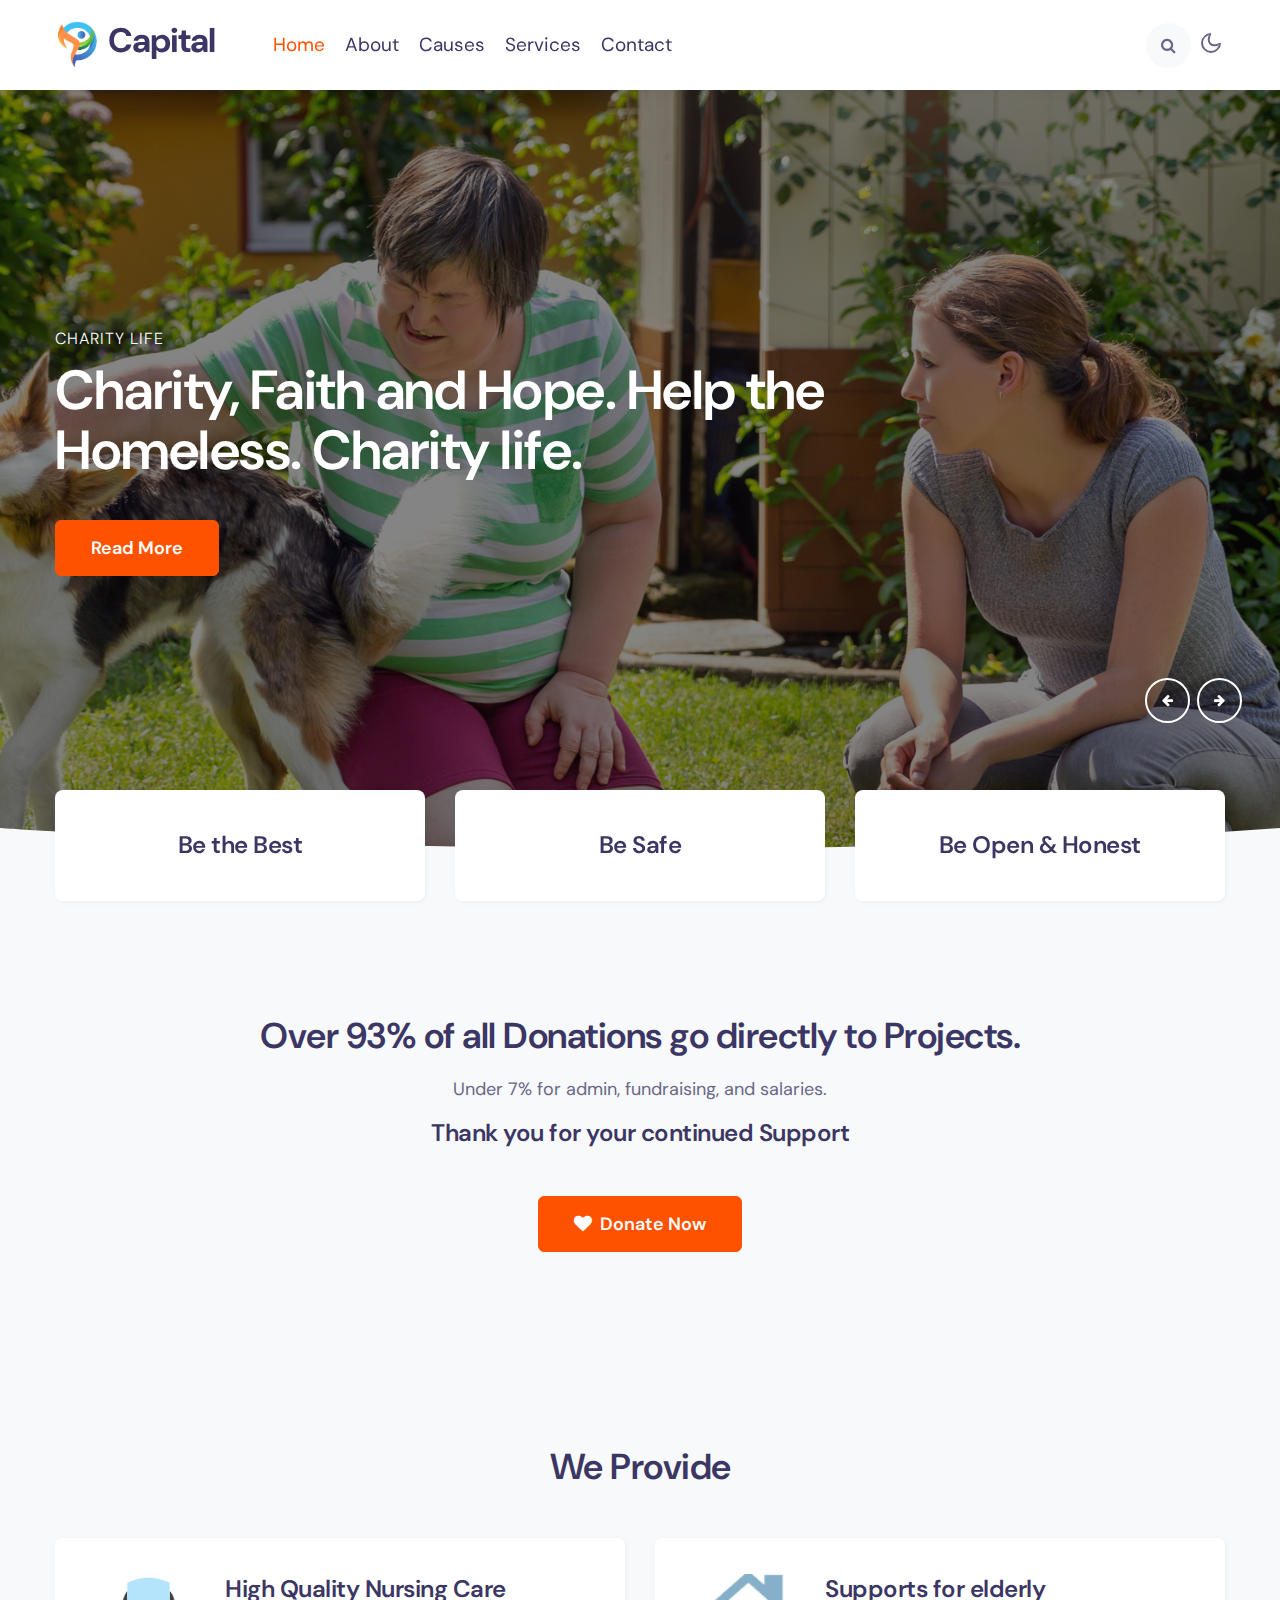
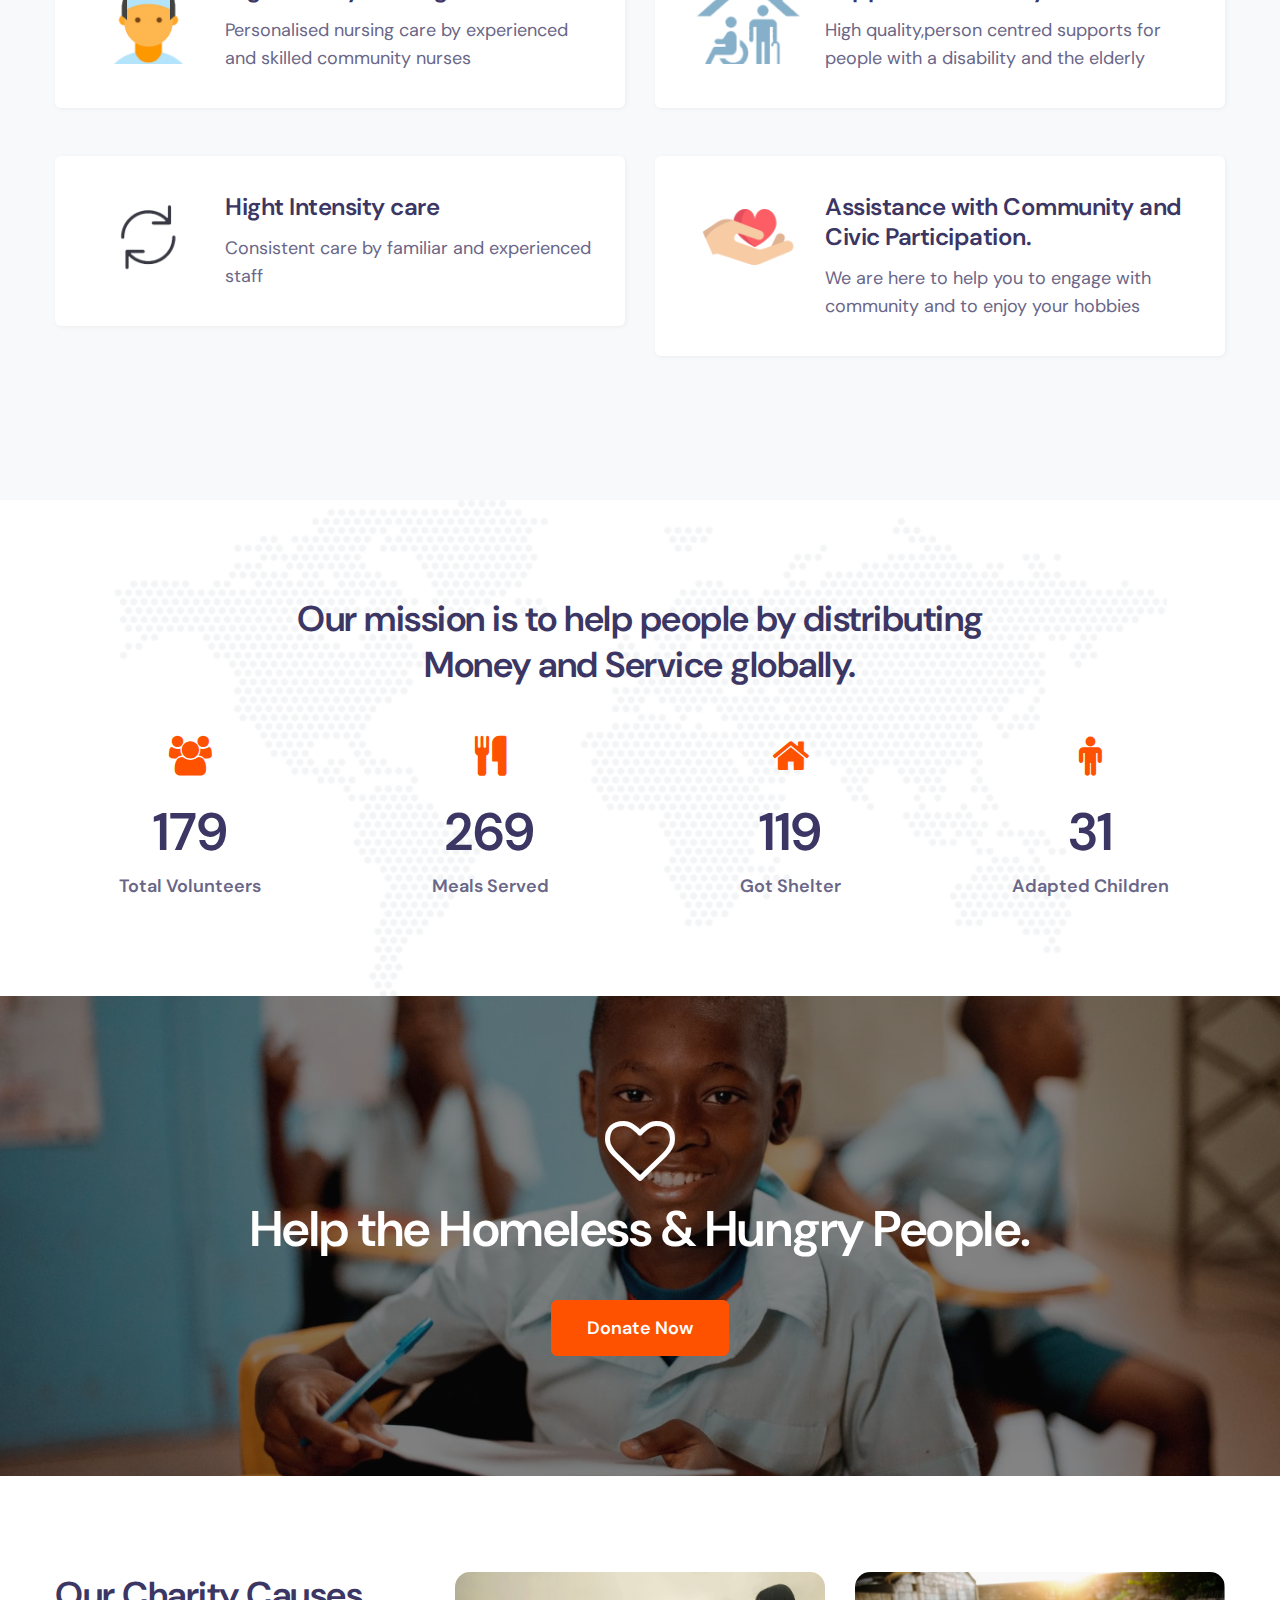
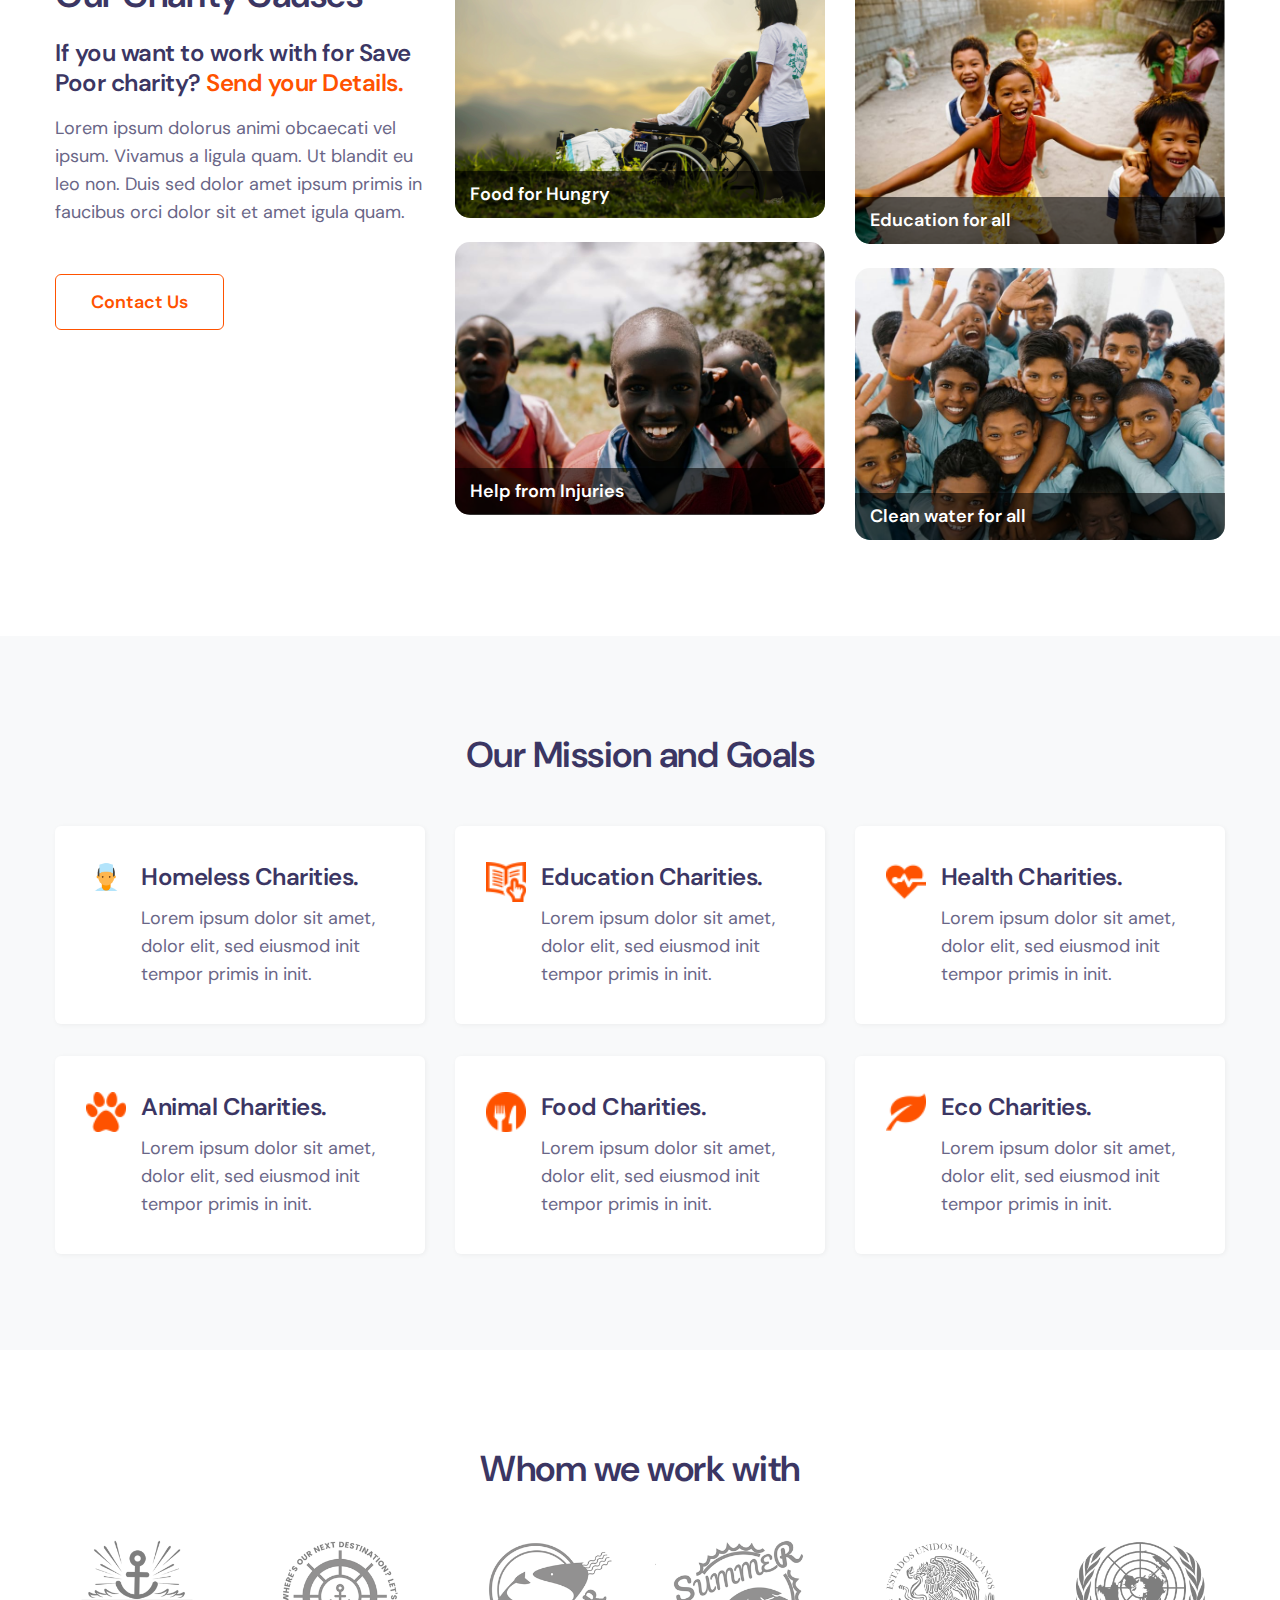
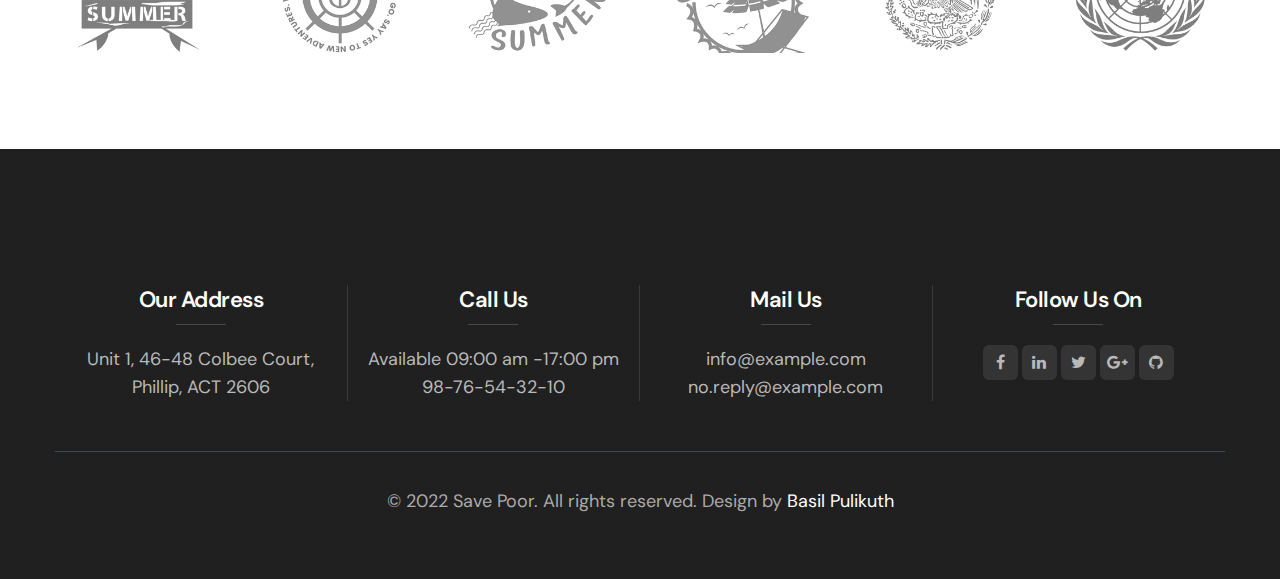
<file: index.html>
<!--
Author: W3layouts
Author URL: http://w3layouts.com
-->
<!doctype html>
<html lang="en">
  <head>
    <!-- Required meta tags -->
    <meta charset="utf-8">
    <meta name="viewport" content="width=device-width, initial-scale=1, shrink-to-fit=no">
    <link rel="shortcut icon" href="./assets/images/it_logo-removebg-preview.png" type="image/x-icon">
    <title>Save Poor - Charity Category Responsive Website Template | Home : W3layouts</title>

    <link href="//fonts.googleapis.com/css2?family=DM+Sans:wght@400;700&display=swap" rel="stylesheet">
    
    <!-- Template CSS -->
    <link rel="stylesheet" href="assets/css/style-starter.css">
  </head>
  <body>
<!--header-->
<header id="site-header" class="fixed-top">
  <div class="container">
    <nav class="navbar navbar-expand-lg stroke">
      <h1><a class="navbar-brand mr-lg-5" href="index.html">
        <img src="assets/images/it_logo-removebg-preview.png" class="logo" alt="Your logo" title="Your logo" /> Capital  
        </a></h1>
      <!-- if logo is image enable this   
    <a class="navbar-brand" href="#index.html">
        <img src="image-path" alt="Your logo" title="Your logo" style="height:35px;" />
    </a> -->
      <button class="navbar-toggler  collapsed bg-gradient" type="button" data-toggle="collapse"
        data-target="#navbarTogglerDemo02" aria-controls="navbarTogglerDemo02" aria-expanded="false"
        aria-label="Toggle navigation">
        <span class="navbar-toggler-icon fa icon-expand fa-bars"></span>
        <span class="navbar-toggler-icon fa icon-close fa-times"></span>
        </span>
      </button>

      <div class="collapse navbar-collapse" id="navbarTogglerDemo02">
        <ul class="navbar-nav w-100">
          <li class="nav-item active">
            <a class="nav-link" href="index.html">Home <span class="sr-only">(current)</span></a>
          </li>
          <li class="nav-item @@about__active">
            <a class="nav-link" href="about.html">About</a>
          </li>
          <li class="nav-item @@causes__active">
            <a class="nav-link" href="causes.html">Causes</a>
          </li>
          <li class="nav-item @@services__active">
            <a class="nav-link" href="services.html">Services</a>
          </li>
          <li class="nav-item @@contact__active">
            <a class="nav-link" href="contact.html">Contact</a>
          </li>
         
          <li class="ml-lg-auto mr-lg-0 m-auto">
            <!--/search-right-->
            <div class="search-right">
              <a href="#search" title="search"><span class="fa fa-search" aria-hidden="true"></span></a>
              <!-- search popup -->
              <div id="search" class="pop-overlay">
                  <div class="popup">
                      <h4 class="mb-3">Search here</h4>
                      <form action="error.html" method="GET" class="search-box">
                          <input type="search" placeholder="Enter Keyword" name="search" required="required"
                              autofocus="">
                          <button type="submit" class="btn btn-style btn-primary">Search</button>
                      </form>

                  </div>
                  <a class="close" href="#close">×</a>
              </div>
              <!-- /search popup -->
          </div>
          <!--//search-right-->
          </li>
          
        </ul>
      </div>
      <!-- toggle switch for light and dark theme -->
      <div class="mobile-position">
        <nav class="navigation">
          <div class="theme-switch-wrapper">
            <label class="theme-switch" for="checkbox">
              <input type="checkbox" id="checkbox">
              <div class="mode-container">
                <i class="gg-sun"></i>
                <i class="gg-moon"></i>
              </div>
            </label>
          </div>
        </nav>
      </div>
      <!-- //toggle switch for light and dark theme -->
    </nav>
  </div>
</header>
<!-- //header -->
<!-- main-slider -->
<section class="w3l-main-slider" id="home">
    <div class="companies20-content">
        <div class="owl-one owl-carousel owl-theme">
            <div class="item">
                <li>
                    <div class="slider-info banner-view bg bg2">
                        <div class="banner-info">
                            <div class="container">
                                <div class="banner-info-bg text-left">
                                    <p>Charity Life</p>
                                    <h5>Charity, Faith and Hope. Help the Homeless. Charity life.</h5>
                                    <a href="about.html" class="btn btn-primary btn-style">Read More</a>
                                </div>
                            </div>
                        </div>
                    </div>
                </li>
            </div>
            <div class="item">
                <li>
                    <div class="slider-info  banner-view banner-top1 bg bg2">
                        <div class="banner-info">
                            <div class="container">
                                <div class="banner-info-bg text-left">
                                    <p>Save Children</p>
                                    <h5>Donate with Kindness. Every amount Donated by you Counts.</h5>
                                    <a href="about.html" class="btn btn-primary btn-style">Read More</a>
                                </div>
                            </div>
                        </div>
                    </div>
                </li>
            </div>
            <div class="item">
                <li>
                    <div class="slider-info banner-view banner-top2 bg bg2">
                        <div class="banner-info">
                            <div class="container">
                                <div class="banner-info-bg text-left">
                                    <p>Unconditional Help</p>
                                    <h5>Give a Helping hand. We all need to come together. Our Mission.</h5>
                                    <a href="about.html" class="btn btn-primary btn-style">Read More</a>
                                </div>
                            </div>
                        </div>
                    </div>
                </li>
            </div>
            <div class="item">
                <li>
                    <div class="slider-info banner-view banner-top3 bg bg2">
                        <div class="banner-info">
                            <div class="container">
                                <div class="banner-info-bg text-left">
                                    <p>Unconditional Help</p>
                                    <h5>Should Children suffer this way? Don't leave Orphans alone</h5>
                                    <a href="about.html" class="btn btn-primary btn-style">Read More</a>
                                </div>
                            </div>
                        </div>
                    </div>
                </li>
            </div>
        </div>
    </div>
</section>
<!-- /main-slider -->
<!-- banner image bottom shape -->
<div class="position-relative">
    <div class="shape overflow-hidden">
        <svg viewBox="0 0 2880 48" fill="none" xmlns="http://www.w3.org/2000/svg">
            <path d="M0 48H1437.5H2880V0H2160C1442.5 52 720 0 720 0H0V48Z" fill="currentColor">
            </path>
        </svg>
    </div>
</div>
<!-- //banner image bottom shape -->
<!-- home page block1 -->
<section class="homeblock1">
    <div class="container">
        <div class="row">
            <div class="col-lg-4 col-md-6 col-sm-12">
                <div class="box-wrap">
                    <h4><a href="#">Be the Best</a></h4>
                </div>
            </div>
            <div class="col-lg-4 col-md-6 col-sm-12 mt-md-0 mt-sm-4 mt-3">
                <div class="box-wrap">
                    <h4><a href="#">Be Safe</a></h4>
                </div>
            </div>
            <div class="col-lg-4 col-md-6 col-sm-12 mt-lg-0 mt-sm-4 mt-3">
                <div class="box-wrap">
                    <h4><a href="#">Be Open & Honest</a></h4>
                </div>
            </div>
        </div>
    </div>
</section>
<!-- //home page block1 -->
<!-- middle -->
	<div class="middle py-5" id="facts">
		<div class="container pt-lg-3">
			<div class="welcome-left text-center py-md-5 py-3">
                <h3 class="title-big">Over 93% of all Donations go directly to Projects.</h3>
                <p class="my-3">Under 7% for admin, fundraising, and salaries.</p>
                <h4>Thank you for your continued Support </h4>
				<a href="#donate" class="btn btn-style btn-primary mt-sm-5 mt-4"><span class="fa fa-heart mr-1"></span> Donate Now</a>
			</div>
		</div>
	</div>
	<!-- //middle -->

<!-- /bottom-grids-->

<section class=" provides w3-services-ab py-5" id="mission">
    <div class="container py-lg-5 py-md-4">
        <h3 class="title-big text-center mb-5">We Provide</h3>
        <div class="w3-services-grids">
            <div class="fea-gd-vv row">
                <div class="col-lg-6 col-md-6 mb-5">
                    <div class="float-lt feature-gd provides">
                        <div class="icon">
                            <img src="assets/images/home.png" alt="" class="img-fluid">
                        </div>
                        <div class="icon-info">
                            <h5>High Quality Nursing Care</h5>
                            <p> Personalised nursing care by experienced and skilled community nurses</p>

                        </div>
                    </div>
                </div>
                <div class="col-lg-6 col-md-6 mb-5">
                    <div class="float-lt feature-gd provides">
                        <div class="icon">
                            <img src="assets/images/i2.png" alt="" class="img-fluid">
                        </div>
                        <div class="icon-info">
                            <h5>Supports for elderly</h5>
                            <p> High quality,person centred supports for people with a disability and the elderly</p>

                        </div>
                    </div>
                </div>
                <div class="col-lg-6 col-md-6 mb-5">
                    <div class="float-lt feature-gd provides">
                        <div class="icon">
                            <img src="assets/images/i3.png" alt="" class="img-fluid">
                        </div>
                        <div class="icon-info">
                            <h5>Hight Intensity care</h5>
                            <p> Consistent care by familiar and experienced staff</p>

                        </div>
                    </div>
                </div>
                <div class="col-lg-6 col-md-6 mb-5">
                    <div class="float-lt feature-gd provides">
                        <div class="icon">
                            <img src="assets/images/i4.png" alt="" class="img-fluid">
                        </div>
                        <div class="icon-info">
                            <h5>Assistance with Community and Civic Participation.</h5>
                            <p> We are here to help you to engage with community and to enjoy your hobbies</p>

                        </div>
                    </div>
                </div>
             
            
            </div>
        </div>
    </div>
</section>
<!-- //bottom-grids-->
<!-- stats -->
<section class="w3_stats py-5" id="stats">
    <div class="container py-lg-5 py-md-4 py-2">
        <div class="title-content text-center">
            <h3 class="title-big">Our mission is to help people by distributing Money and Service globally.</h3>
        </div>
        <div class="w3-stats text-center">
            <div class="row">
                <div class="col-md-3 col-6">
                    <div class="counter">
                        <span class="fa fa-users"></span>
                        <div class="timer count-title count-number mt-3" data-to="1500" data-speed="1500"></div>
                        <p class="count-text ">Total Volunteers</p>
                    </div>
                </div>
                <div class="col-md-3 col-6">
                    <div class="counter">
                        <span class="fa fa-cutlery"></span>
                        <div class="timer count-title count-number mt-3" data-to="2256" data-speed="1500"></div>
                        <p class="count-text ">Meals Served</p>
                    </div>
                </div>
                <div class="col-md-3 col-6">
                    <div class="counter">
                        <span class="fa fa-home"></span>
                        <div class="timer count-title count-number mt-3" data-to="1000" data-speed="1500"></div>
                        <p class="count-text ">Got Shelter</p>
                    </div>
                </div>
                <div class="col-md-3 col-6">
                    <div class="counter">
                        <span class="fa fa-male"></span>
                        <div class="timer count-title count-number mt-3" data-to="260" data-speed="1500"></div>
                        <p class="count-text ">Adapted Children</p>
                    </div>
                </div>
            </div>
        </div>
    </div>
</section>
<!-- //stats -->
<!-- bg -->
<div class="w3l-bg py-5">
    <div class="container py-lg-5 py-md-4">
        <div class="welcome-left text-center py-lg-4">
            <span class="fa fa-heart-o"></span>
            <h3 class="title-big">Help the Homeless & Hungry People.</h3>
            <a href="#donate" class="btn btn-style btn-primary mt-sm-5 mt-4">Donate Now</a>
        </div>
    </div>
</div>
<!-- //bg -->
<section class="w3l-index5 py-5" id="causes">
    <div class="container py-lg-5 py-md-4">
        <div class="row">
            <div class="col-lg-4">
                <div class="header-section">
                    <h3 class="title-big">Our Charity Causes </h3>
                    <h4>If you want to work with for Save Poor charity? <a href="#url">Send your Details.</a></h4>
                    <p class="mt-3 mb-lg-5 mb-4"> Lorem ipsum dolorus animi obcaecati vel ipsum. Vivamus a ligula quam.
                        Ut blandit eu leo non. Duis sed dolor amet ipsum primis in faucibus orci dolor sit et amet igula quam.</p>
                </div>
                <a href="contact.html" class="btn btn-outline-primary btn-style">Contact Us</a>
            </div>
            <div class="col-lg-4 col-md-6 mt-lg-0 mt-5">
                <div class="img-block">
                    <a href="causes.html">
                        <img src="assets/images/blog5.jpg" class="img-fluid radius-image-full" alt="image" />
                        <span class="title">Food for Hungry</span>
                    </a>
                </div>
                <div class="img-block mt-4">
                    <a href="causes.html"> <img src="assets/images/blog2.jpg" class="img-fluid radius-image-full"
                            alt="image" />
                        <span class="title">Help from Injuries</span>
                    </a>
                </div>
            </div>
            <div class="col-lg-4 col-md-6 mt-lg-0 mt-md-5 mt-4">
                <div class="img-block">
                    <a href="causes.html"> <img src="assets/images/blog3.jpg" class="img-fluid radius-image-full"
                            alt="image" />
                        <span class="title">Education for all</span>
                    </a>
                </div>
                <div class="img-block mt-4">
                    <a href="causes.html">
                        <img src="assets/images/blog4.jpg" class="img-fluid radius-image-full" alt="image" />
                        <span class="title">Clean water for all</span>
                    </a>
                </div>
            </div>
        </div>
    </div>
</section>

<section class="w3-services-ab py-5" id="mission">
    <div class="container py-lg-5 py-md-4">
        <h3 class="title-big text-center mb-5">Our Mission and Goals</h3>
        <div class="w3-services-grids">
            <div class="fea-gd-vv row">
                <div class="col-lg-4 col-md-6">
                    <div class="float-lt feature-gd">
                        <div class="icon">
                            <img src="assets/images/home.png" alt="" class="img-fluid">
                        </div>
                        <div class="icon-info">
                            <h5>Homeless Charities.</h5>
                            <p> Lorem ipsum dolor sit amet, dolor elit, sed eiusmod init
                                tempor primis in init.</p>

                        </div>
                    </div>
                </div>
                <div class="col-lg-4 col-md-6 mt-md-0 mt-4">
                    <div class="float-mid feature-gd">
                        <div class="icon">
                            <img src="assets/images/education.png" alt="" class="img-fluid">
                        </div>
                        <div class="icon-info">
                            <h5>Education Charities.</h5>
                            <p> Lorem ipsum dolor sit amet, dolor elit, sed eiusmod init
                                tempor primis in init.</p>
                        </div>
                    </div>
                </div>
                <div class="col-lg-4 col-md-6 mt-lg-0 mt-4">
                    <div class="float-rt feature-gd">
                        <div class="icon">
                            <img src="assets/images/health.png" alt="" class="img-fluid">
                        </div>
                        <div class="icon-info">
                            <h5>Health Charities.</h5>
                            <p> Lorem ipsum dolor sit amet, dolor elit, sed eiusmod init
                                tempor primis in init.</p>
                        </div>
                    </div>
                </div>
                <div class="col-lg-4 col-md-6 mt-4 pt-md-2">
                    <div class="float-lt feature-gd">
                        <div class="icon">
                            <img src="assets/images/icon1.png" alt="" class="img-fluid">
                        </div>
                        <div class="icon-info">
                            <h5>Animal Charities.</h5>
                            <p> Lorem ipsum dolor sit amet, dolor elit, sed eiusmod init
                                tempor primis in init.</p>

                        </div>
                    </div>
                </div>
                <div class="col-lg-4 col-md-6 mt-4 pt-md-2">
                    <div class="float-lt feature-gd">
                        <div class="icon">
                            <img src="assets/images/food.png" alt="" class="img-fluid">
                        </div>
                        <div class="icon-info">
                            <h5>Food Charities.</h5>
                            <p> Lorem ipsum dolor sit amet, dolor elit, sed eiusmod init
                                tempor primis in init.</p>

                        </div>
                    </div>
                </div>
                <div class="col-lg-4 col-md-6 mt-4 pt-md-2">
                    <div class="float-lt feature-gd">
                        <div class="icon">
                            <img src="assets/images/eco.png" alt="" class="img-fluid">
                        </div>
                        <div class="icon-info">
                            <h5>Eco Charities.</h5>
                            <p> Lorem ipsum dolor sit amet, dolor elit, sed eiusmod init
                                tempor primis in init.</p>

                        </div>
                    </div>
                </div>
            </div>
        </div>
    </div>
</section>

<section class="w3l-clients py-5" id="clients">
    <div class="call-w3 py-lg-5 py-md-4">
        <div class="container">
            <h3 class="title-big text-center">Whom we work with</h3>
            <div class="company-logos text-center mt-5">
                <div class="row logos">
                    <div class="col-lg-2 col-md-3 col-4">
                        <img src="assets/images/brand1.png" alt="" class="img-fluid">
                    </div>
                    <div class="col-lg-2 col-md-3 col-4">
                        <img src="assets/images/brand2.png" alt="" class="img-fluid">
                    </div>
                    <div class="col-lg-2 col-md-3 col-4">
                        <img src="assets/images/brand3.png" alt="" class="img-fluid">
                    </div>
                    <div class="col-lg-2 col-md-3 col-4 mt-md-0 mt-4">
                        <img src="assets/images/brand4.png" alt="" class="img-fluid">
                    </div>
                    <div class="col-lg-2 col-md-3 col-4 mt-lg-0 mt-4">
                        <img src="assets/images/brand5.png" alt="" class="img-fluid">
                    </div>
                    <div class="col-lg-2 col-md-3 col-4 mt-lg-0 mt-4">
                        <img src="assets/images/brand6.png" alt="" class="img-fluid">
                    </div>
                </div>
            </div>
        </div>
    </div>
</section>
<!-- footer 14 -->
<div class="w3l-footer-main">
  <div class="w3l-sub-footer-content">
      <section class="_form-3">
          <div class="form-main">
              <div class="container">
               
              </div>
          </div>
      </section>
      <!-- Footers-14 -->
      <footer class="footer-14">
          <div id="footers14-block">
              <div class="container">
                  <div class="footers20-content">
                      <div class="d-grid grid-col-4 grids-content">
                          <div class="column">
                              <h4>Our Address</h4>
                                <p>Unit 1, 46-48 Colbee Court, Phillip, ACT 2606</p>
                          </div>
                          <div class="column">
                              <h4>Call Us</h4>
                              <p>Available 09:00 am -17:00 pm</p>
                              <p><a href="tel:+9876543210">98-76-54-32-10</a></p>
                          </div>
                          <div class="column">
                              <h4>Mail Us</h4>
                              <p><a href="mailto:info@example.com">info@example.com</a></p>
                              <p><a href="mailto:no.reply@example.com">no.reply@example.com</a></p>
                          </div>
                          <div class="column">
                              <h4>Follow Us On</h4>
                              <ul>
                                  <li><a href="#facebook"><span class="fa fa-facebook"
                                              aria-hidden="true"></span></a>
                                  </li>
                                  <li><a href="#linkedin"><span class="fa fa-linkedin"
                                              aria-hidden="true"></span></a>
                                  </li>
                                  <li><a href="#twitter"><span class="fa fa-twitter"
                                              aria-hidden="true"></span></a>
                                  </li>
                                  <li><a href="#google"><span class="fa fa-google-plus"
                                              aria-hidden="true"></span></a>
                                  </li>
                                  <li><a href="#github"><span class="fa fa-github" aria-hidden="true"></span></a>
                                  </li>
                              </ul>
                          </div>
                      </div>
                  </div>
                  <div class="footers14-bottom d-flex justify-content-center">
                      <div class="copyright">
                          <p>© 2022 Save Poor. All rights reserved. Design by <a href="https://api.whatsapp.com/send?phone=9074397747&text=If%20you%20want%20website%20Contact%20me%20,%20Just%20Hy"
                                  target="_blank">Basil Pulikuth</a></p>
                      </div>
                      <!-- <div class="language-select d-flex">
                          <span class="fa fa-language" aria-hidden="true"></span>
                          <select>
                              <option>English</option>
                              <option>Estonina</option>
                              <option>Deutsch</option>
                              <option>Nederlan;ds</option>
                          </select>
                      </div> -->
                  </div>
              </div>
          </div>
          <!-- move top -->
          <button onclick="topFunction()" id="movetop" title="Go to top">
              &uarr;
          </button>
          <script>
              // When the user scrolls down 20px from the top of the document, show the button
              window.onscroll = function () {
                  scrollFunction()
              };

              function scrollFunction() {
                  if (document.body.scrollTop > 20 || document.documentElement.scrollTop > 20) {
                      document.getElementById("movetop").style.display = "block";
                  } else {
                      document.getElementById("movetop").style.display = "none";
                  }
              }

              // When the user clicks on the button, scroll to the top of the document
              function topFunction() {
                  document.body.scrollTop = 0;
                  document.documentElement.scrollTop = 0;
              }
          </script>
          <!-- /move top -->

      </footer>
      <!-- Footers-14 -->
  </div>
</div>
<!-- //footer 14 -->

<script src="assets/js/jquery-3.3.1.min.js"></script> <!-- Common jquery plugin -->

<script src="assets/js/theme-change.js"></script><!-- theme switch js (light and dark)-->
<script src="assets/js/owl.carousel.js"></script>

<!-- script for banner slider-->
<script>
  $(document).ready(function () {
    $('.owl-one').owlCarousel({
      loop: true,
      dots: false,
      margin: 0,
      nav: true,
      responsiveClass: true,
      autoplay: true,
      autoplayTimeout: 5000,
      autoplaySpeed: 1000,
      autoplayHoverPause: false,
      responsive: {
        0: {
          items: 1
        },
        480: {
          items: 1
        },
        667: {
          items: 1
        },
        1000: {
          items: 1
        }
      }
    })
  })
</script>
<!-- //script -->

<!-- script for tesimonials carousel slider -->
<script>
  $(document).ready(function () {
    $("#owl-demo1").owlCarousel({
      loop: true,
      margin: 20,
      nav: false,
      responsiveClass: true,
      responsive: {
        0: {
          items: 1
        },
        736: {
          items: 1
        },
        1000: {
          items: 2,
          loop: false
        }
      }
    })
  })
</script>
<!-- //script for tesimonials carousel slider -->

<script src="assets/js/counter.js"></script>

<!--/MENU-JS-->
<script>
  $(window).on("scroll", function () {
    var scroll = $(window).scrollTop();

    if (scroll >= 80) {
      $("#site-header").addClass("nav-fixed");
    } else {
      $("#site-header").removeClass("nav-fixed");
    }
  });

  //Main navigation Active Class Add Remove
  $(".navbar-toggler").on("click", function () {
    $("header").toggleClass("active");
  });
  $(document).on("ready", function () {
    if ($(window).width() > 991) {
      $("header").removeClass("active");
    }
    $(window).on("resize", function () {
      if ($(window).width() > 991) {
        $("header").removeClass("active");
      }
    });
  });
</script>
<!--//MENU-JS-->

<!-- disable body scroll which navbar is in active -->
<script>
  $(function () {
    $('.navbar-toggler').click(function () {
      $('body').toggleClass('noscroll');
    })
  });
</script>
<!-- //disable body scroll which navbar is in active -->

<!--bootstrap-->
<script src="assets/js/bootstrap.min.js"></script>
<!-- //bootstrap-->
</body>

</html>
</file>
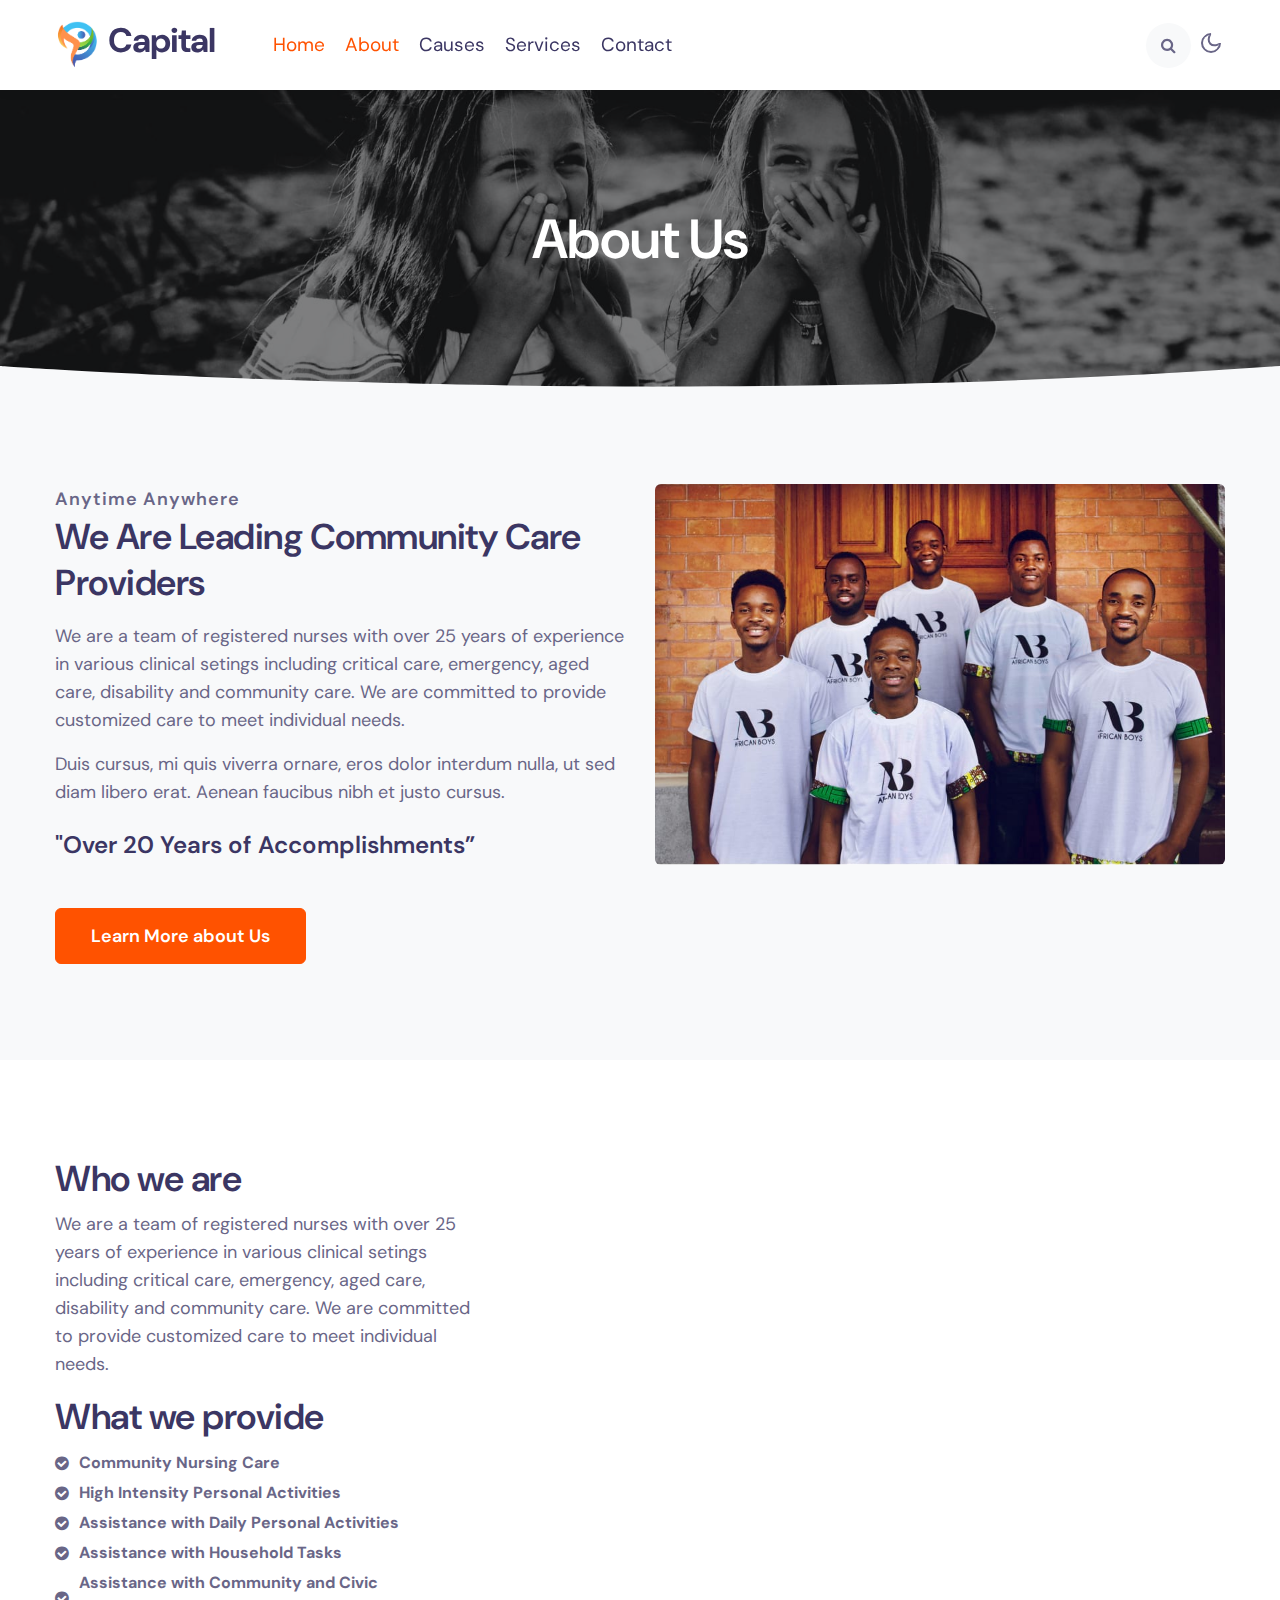
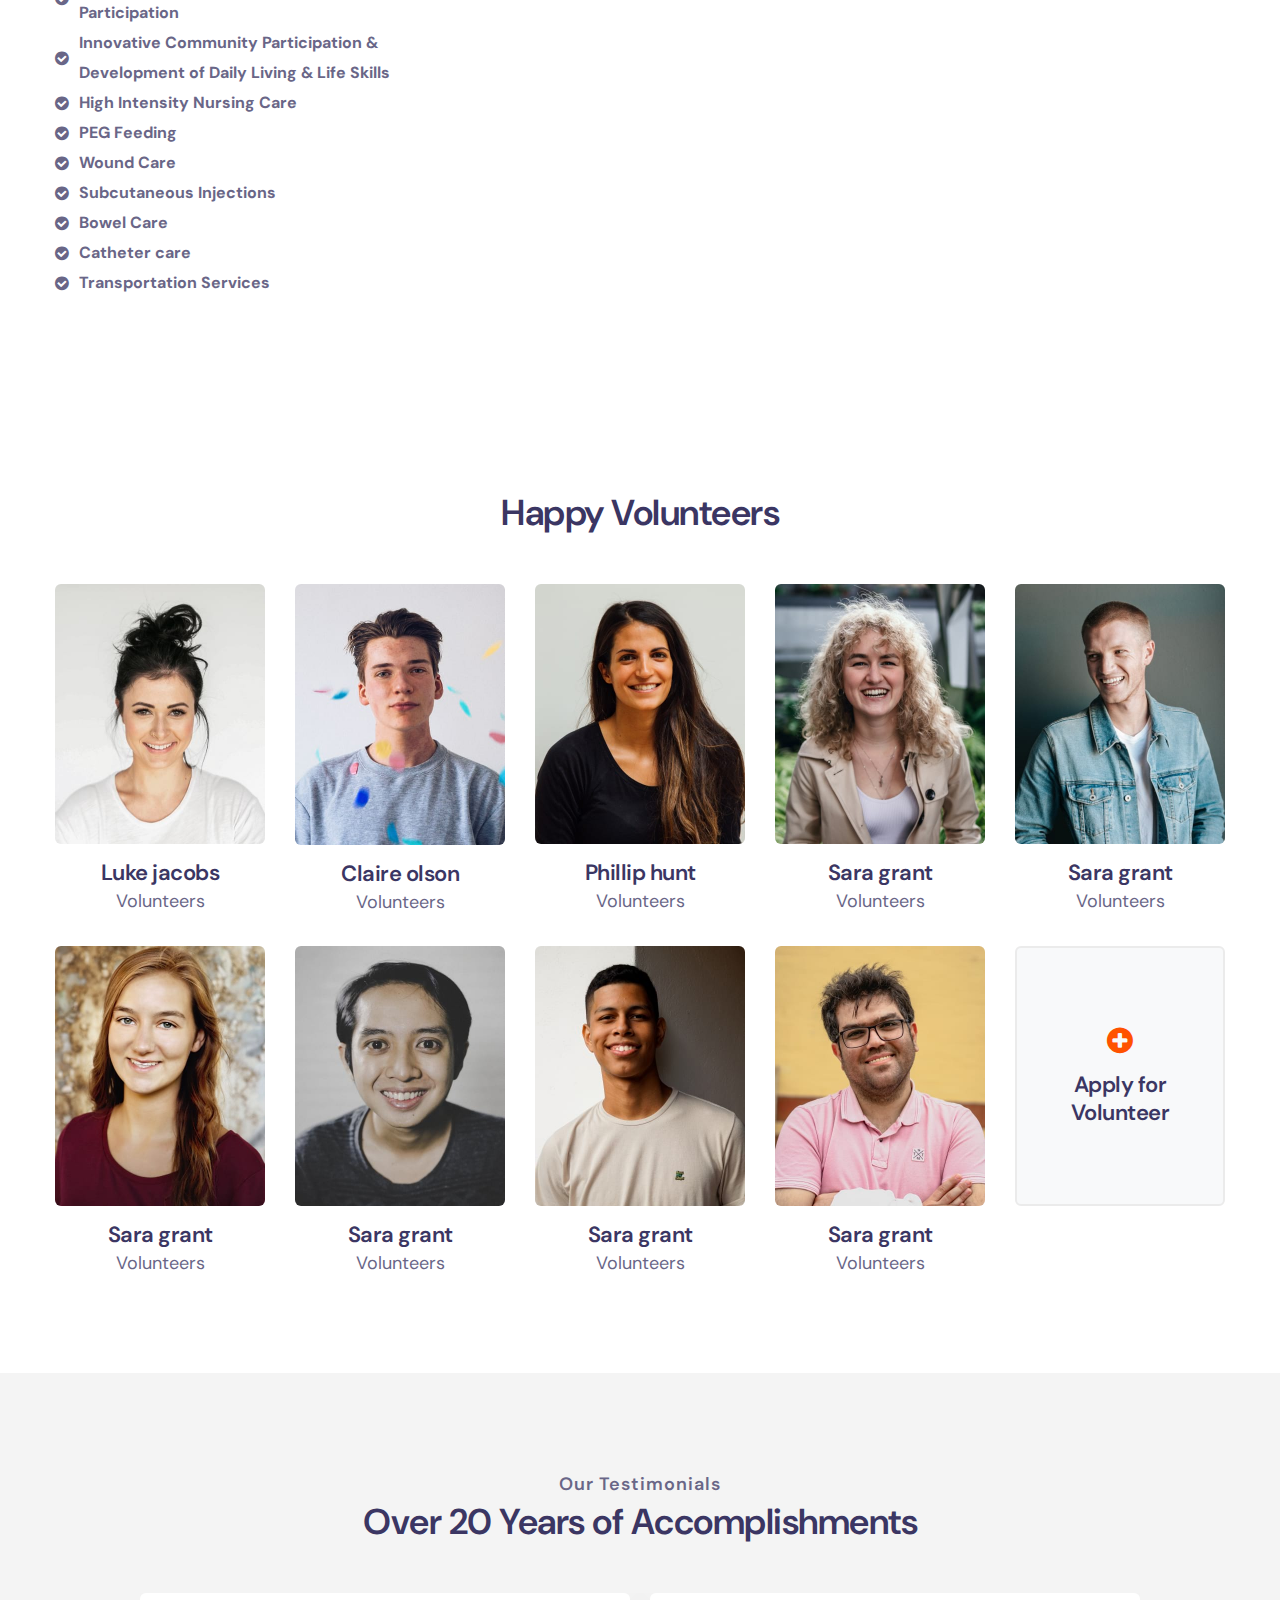
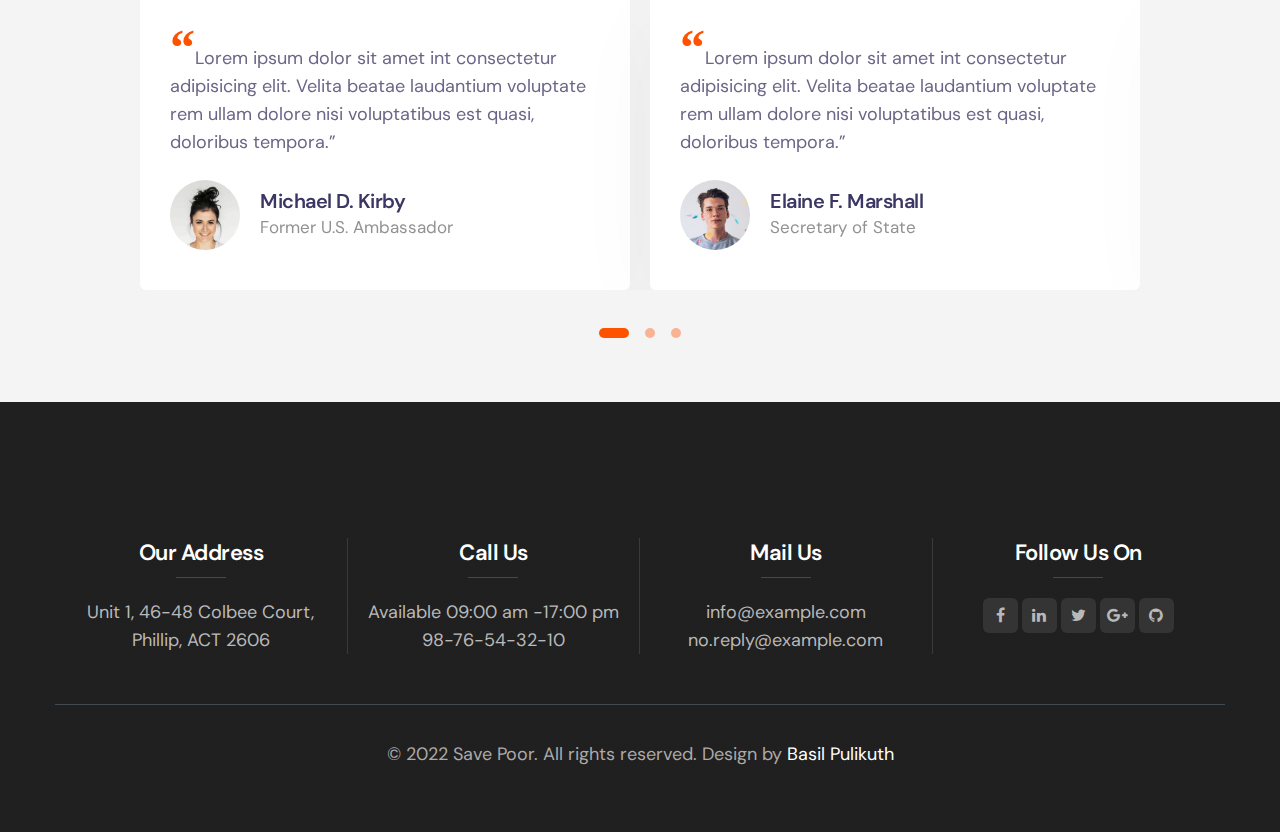
<file: about.html>
<!--
Author: W3layouts
Author URL: http://w3layouts.com
-->
<!doctype html>
<html lang="en">
  <head>
    <!-- Required meta tags -->
    <meta charset="utf-8">
    <meta name="viewport" content="width=device-width, initial-scale=1, shrink-to-fit=no">

    <title>Capital community care</title>

    <link href="//fonts.googleapis.com/css2?family=DM+Sans:wght@400;700&display=swap" rel="stylesheet">
    
    <!-- Template CSS -->
    <link rel="stylesheet" href="assets/css/style-starter.css">
  </head>
  <body>
<!--header-->
<header id="site-header" class="fixed-top">
  <div class="container">
    <nav class="navbar navbar-expand-lg stroke">
      <h1><a class="navbar-brand mr-lg-5" href="index.html">
        <img src="assets/images/it_logo-removebg-preview.png" class="logo" alt="Your logo" title="Your logo" /> Capital
        </a></h1>
      <!-- if logo is image enable this   
    <a class="navbar-brand" href="#index.html">
        <img src="image-path" alt="Your logo" title="Your logo" style="height:35px;" />
    </a> -->
      <button class="navbar-toggler  collapsed bg-gradient" type="button" data-toggle="collapse"
        data-target="#navbarTogglerDemo02" aria-controls="navbarTogglerDemo02" aria-expanded="false"
        aria-label="Toggle navigation">
        <span class="navbar-toggler-icon fa icon-expand fa-bars"></span>
        <span class="navbar-toggler-icon fa icon-close fa-times"></span>
        </span>
      </button>

      <div class="collapse navbar-collapse" id="navbarTogglerDemo02">
        <ul class="navbar-nav w-100">
          <li class="nav-item active">
            <a class="nav-link" href="index.html">Home <span class="sr-only">(current)</span></a>
          </li>
          <li class="nav-item active">
            <a class="nav-link" href="about.html">About</a>
          </li>
          <li class="nav-item @@causes__active">
            <a class="nav-link" href="causes.html">Causes</a>
          </li>
          <li class="nav-item @@services__active">
            <a class="nav-link" href="services.html">Services</a>
          </li>
          <li class="nav-item @@contact__active">
            <a class="nav-link" href="contact.html">Contact</a>
          </li>
      
          <li class="ml-lg-auto mr-lg-0 m-auto">
            <!--/search-right-->
            <div class="search-right">
              <a href="#search" title="search"><span class="fa fa-search" aria-hidden="true"></span></a>
              <!-- search popup -->
              <div id="search" class="pop-overlay">
                  <div class="popup">
                      <h4 class="mb-3">Search here</h4>
                      <form action="error.html" method="GET" class="search-box">
                          <input type="search" placeholder="Enter Keyword" name="search" required="required"
                              autofocus="">
                          <button type="submit" class="btn btn-style btn-primary">Search</button>
                      </form>

                  </div>
                  <a class="close" href="#close">×</a>
              </div>
              <!-- /search popup -->
          </div>
          <!--//search-right-->
          </li>
          
        </ul>
      </div>
      <!-- toggle switch for light and dark theme -->
      <div class="mobile-position">
        <nav class="navigation">
          <div class="theme-switch-wrapper">
            <label class="theme-switch" for="checkbox">
              <input type="checkbox" id="checkbox">
              <div class="mode-container">
                <i class="gg-sun"></i>
                <i class="gg-moon"></i>
              </div>
            </label>
          </div>
        </nav>
      </div>
      <!-- //toggle switch for light and dark theme -->
    </nav>
  </div>
</header>
<!-- //header -->
<div class="inner-banner">
    <section class="w3l-breadcrumb py-5">
        <div class="container py-lg-5 py-md-3">
            <h2 class="title">About Us</h2>
        </div>
    </section>
</div>
<!-- banner bottom shape -->
<div class="position-relative">
    <div class="shape overflow-hidden">
        <svg viewBox="0 0 2880 48" fill="none" xmlns="http://www.w3.org/2000/svg">
            <path d="M0 48H1437.5H2880V0H2160C1442.5 52 720 0 720 0H0V48Z" fill="currentColor"></path>
        </svg>
    </div>
</div>
<!-- banner bottom shape -->
<section class="w3l-aboutblock1 py-5" id="about">
    <div class="container py-lg-5 py-md-3">
        <div class="row">
            <div class="col-lg-6">
                <h5 class="title-small">Anytime Anywhere</h5>
                <h3 class="title-big text-capitalize">we are leading community care providers</h3>
                <p class="mt-3">We are a team of registered nurses with over 25 years of experience in various clinical setings including critical care, emergency, aged care, disability and community care. We are committed to provide customized care to meet individual needs.</p>
                <p class="mt-3">Duis cursus, mi quis viverra ornare, eros dolor interdum nulla, ut sed diam libero erat. Aenean faucibus
                    nibh et justo cursus.</p>
                <h3 class="title mt-4">"Over 20 Years of Accomplishments”</h3>
                <a href="#MoreAboutUs" class="btn btn-primary btn-style mt-lg-5 mt-4">Learn More about Us</a>
            </div>
            <div class="col-lg-6 mt-lg-0 mt-5">
                <img src="assets/images/about.jpg" alt="" class="radius-image img-fluid">
            </div>
        </div>
    </div>
</section>
 <!-- forms -->
 <section class="w3l-forms-9 py-5" id="">
     <div class="main-w3 py-lg-5 py-md-3">
         <div class="container">
             <div class="row align-items-center">
                 <div class="main-midd col-lg-9">
                  <div class="row about_blog">
                    <div class="col-lg-6 col-md-6 col-sm-12 about_cont_blog">
                      <div class="full text_align_left">
                        <h3 class="title-big mb-2">Who we are</h3>
                        <p class="mb-3">We are a team of registered nurses with over 25 years of experience  in various clinical setings including critical care, emergency, aged care, disability and community care. We are committed to provide customized care to meet individual needs.</p>
                        <h3 class="title-big mb-2">What we provide</h3>
                        <ul>
                          <li ><i class="fa fa-check-circle"></i class="ml-3"><b>Community Nursing Care</b></li>
                          <li ><i class="fa fa-check-circle"></i class="ml-3"><b>High Intensity Personal Activities</b></li>
                          <li ><i class="fa fa-check-circle"></i class="ml-3"><b>Assistance with Daily Personal Activities</b></li>
                          <li ><i class="fa fa-check-circle"></i class="ml-3"><b>Assistance with Household Tasks</b></li>
                          <li ><i class="fa fa-check-circle"></i class="ml-3"><b>Assistance with Community and Civic Participation</b></li>
                          <li ><i class="fa fa-check-circle"></i class="ml-3"><b>Innovative Community Participation &amp; Development of  Daily Living &amp; Life Skills</b></li>
                          <li ><i class="fa fa-check-circle"></i class="ml-3"><b>High Intensity Nursing Care</b></li>
                          <li ><i class="fa fa-check-circle"></i class="ml-3"><b>PEG Feeding</b></li>
                          <li ><i class="fa fa-check-circle"></i class="ml-3"><b>Wound Care</b></li>
                          <li ><i class="fa fa-check-circle"></i class="ml-3"><b>Subcutaneous Injections</b></li>
                          <li ><i class="fa fa-check-circle"></i class="ml-3"><b>Bowel Care</b></li>
                          <li ><i class="fa fa-check-circle"></i class="ml-3"><b>Catheter care</b></li>
                          <li ><i class="fa fa-check-circle"></i class="ml-3"><b>Transportation Services</b></li>
                        </ul>
                      </div>
                    </div>
                    
                  </div>
                 </div>
                  </div>
         </div>
     </div>
 </section>
 <!-- //forms -->
<!-- <section class="w3l-aboutblock3 py-5" id="videos">
    <div class="video-recipe py-lg-5 py-md-3">
        <div class="container">
            <div class="row">
                <div class="col-lg-5 align-self">
                    <h3 class="title-big">To help the poor to raise their head and face the future with pride</h3>
                    <p class="mt-4">Lorem ipsum viverra feugiat. Pellen tesque libero ut justo,
                        ultrices in ligula. Semper at tempufddfel. Lorem ipsum dolor sit amet consectetur adipisicing
                        elit. Non quae, fugiat consequatur voluptatem nihil ad. Lorem ipsum dolor sit amet</p>
                </div>
                <div class="col-lg-7 mt-lg-0 mt-md-5 mt-4">
                    <div class="row">
                        <div class="col-md-6">
                            <iframe src="https://www.youtube.com/embed/MG3jGHnBVQs" frameborder="0"
                                allow="accelerometer; autoplay; encrypted-media; gyroscope; picture-in-picture"
                                allowfullscreen></iframe>
                            <h3 class="video-title mt-sm-4 mt-3">The man of the poor.</h3>
                        </div>
                        <div class="col-md-6 mt-md-0 mt-5">
                            <iframe src="https://www.youtube.com/embed/MG3jGHnBVQs" frameborder="0"
                                allow="accelerometer; autoplay; encrypted-media; gyroscope; picture-in-picture"
                                allowfullscreen></iframe>
                                <h3 class="video-title mt-sm-4 mt-3">Mission of “garbage people”</h3>
                        </div>
                    </div>
                </div>
            </div>
        </div>
    </div>
</section> -->
<!--/team-sec-->
<section class="w3l-team-main" id="team">
    <div class="team py-5">
        <div class="container py-lg-5">
            <div class="title-content text-center">
                <h3 class="title-big">Happy Volunteers</h3>
            </div>
            <div class="team-row mt-md-5 mt-4">
                <div class="team-wrap">
                    <div class="team-member text-center">
                        <div class="team-img">
                            <img src="assets/images/team1.jpg" alt="" class="radius-image img-fluid">
                        </div>
                        <a href="#url" class="team-title">Luke jacobs</a>
                        <p>Volunteers</p>
                    </div>
                </div>
                <!-- end team member -->

                <div class="team-wrap">
                    <div class="team-member text-center">
                        <div class="team-img">
                            <img src="assets/images/team2.jpg" alt="" class="radius-image img-fluid">
                        </div>
                        <a href="#url" class="team-title">Claire olson</a>
                        <p>Volunteers</p>
                    </div>
                </div>
                <!-- end team member -->

                <div class="team-wrap">
                    <div class="team-member last text-center">
                        <div class="team-img">
                            <img src="assets/images/team3.jpg" alt="" class="radius-image img-fluid">
                        </div>
                        <a href="#url" class="team-title">Phillip hunt</a>
                        <p>Volunteers</p>
                    </div>
                </div>
                <!-- end team member -->

                <div class="team-wrap">
                    <div class="team-member last text-center">
                        <div class="team-img">
                            <img src="assets/images/team4.jpg" alt="" class="radius-image img-fluid">
                        </div>
                        <a href="#url" class="team-title">Sara grant</a>
                        <p>Volunteers</p>
                    </div>
                </div>
                <!-- end team member -->

                <div class="team-wrap">
                    <div class="team-member last text-center">
                        <div class="team-img">
                            <img src="assets/images/team5.jpg" alt="" class="radius-image img-fluid">
                        </div>
                        <a href="#url" class="team-title">Sara grant</a>
                        <p>Volunteers</p>
                    </div>
                </div>
                <!-- end team member -->

                <div class="team-wrap">
                    <div class="team-member last text-center">
                        <div class="team-img">
                            <img src="assets/images/team6.jpg" alt="" class="radius-image img-fluid">
                        </div>
                        <a href="#url" class="team-title">Sara grant</a>
                        <p>Volunteers</p>
                    </div>
                </div>
                <!-- end team member -->

                <div class="team-wrap">
                    <div class="team-member last text-center">
                        <div class="team-img">
                            <img src="assets/images/team7.jpg" alt="" class="radius-image img-fluid">
                        </div>
                        <a href="#url" class="team-title">Sara grant</a>
                        <p>Volunteers</p>
                    </div>
                </div>
                <!-- end team member -->

                <div class="team-wrap">
                    <div class="team-member last text-center">
                        <div class="team-img">
                            <img src="assets/images/team8.jpg" alt="" class="radius-image img-fluid">
                        </div>
                        <a href="#url" class="team-title">Sara grant</a>
                        <p>Volunteers</p>
                    </div>
                </div>
                <!-- end team member -->

                <div class="team-wrap">
                    <div class="team-member last text-center">
                        <div class="team-img">
                            <img src="assets/images/team9.jpg" alt="" class="radius-image img-fluid">
                        </div>
                        <a href="#url" class="team-title">Sara grant</a>
                        <p>Volunteers</p>
                    </div>
                </div>
                <!-- end team member -->

                <div class="team-apply">
                    <a href="#url" class="team-title m-0"><span class="fa fa-plus-circle d-block mb-3"></span> Apply for Volunteer</a>
                </div>

            </div>
        </div>
</section>
<!--//team-sec-->
<!-- testimonials -->
<section class="w3l-testimonials" id="testimonials">
	<!-- /grids -->
	<div class="customer-layout py-5">
		<div class="container py-lg-5 py-md-4">
            <div class="heading align-self text-center">
                <h6 class="title-small">Our Testimonials</h6>
                <h3 class="title-big mb-md-5 mb-4">Over 20 Years of Accomplishments</h3>
            </div>
			<!-- /grids -->
			<div class="row testimonial-row">
				<div id="owl-demo1" class="owl-two owl-carousel owl-theme mb-lg-3 mb-5">
					<div class="item">
						<div class="testimonial-content">
							<div class="testimonial">
								<blockquote>
									<q>Lorem ipsum dolor sit amet int consectetur adipisicing elit. Velita beatae laudantium
										voluptate rem ullam dolore nisi voluptatibus est quasi, doloribus tempora.</q>
								</blockquote>
								<div class="testi-des">
									<div class="test-img"><img src="assets/images/team1.jpg" class="img-fluid" alt="client-img">
									</div>
									<div class="peopl align-self">
										<h3>Michael D. Kirby</h3>
										<p class="indentity">Former U.S. Ambassador </p>
									</div>
								</div>
							</div>
						</div>
					</div>
					<div class="item">
						<div class="testimonial-content">
							<div class="testimonial">
							  <blockquote>
								  <q>Lorem ipsum dolor sit amet int consectetur adipisicing elit. Velita beatae laudantium
									  voluptate rem ullam dolore nisi voluptatibus est quasi, doloribus tempora.</q>
							  </blockquote>
								<div class="testi-des">
									<div class="test-img"><img src="assets/images/team2.jpg" class="img-fluid" alt="client-img">
									</div>
									<div class="peopl align-self">
										<h3>Elaine F. Marshall</h3>
										<p class="indentity">Secretary of State </p>
									</div>
								</div>
							</div>
						</div>
					</div>
					<div class="item">
						<div class="testimonial-content">
							<div class="testimonial">
							  <blockquote>
								  <q>Lorem ipsum dolor sit amet int consectetur adipisicing elit. Velita beatae laudantium
									  voluptate rem ullam dolore nisi voluptatibus est quasi, doloribus tempora.</q>
							  </blockquote>
								<div class="testi-des">
									<div class="test-img"><img src="assets/images/team3.jpg" class="img-fluid" alt="client-img">
									</div>
									<div class="peopl align-self">
										<h3>Janice Hoffman</h3>
										<p class="indentity">Chief Operating Officer</p>
									</div>
								</div>
							</div>
						</div>
					</div>
					<div class="item">
						<div class="testimonial-content">
							<div class="testimonial">
							  <blockquote>
								  <q>Lorem ipsum dolor sit amet int consectetur adipisicing elit. Velita beatae laudantium
									  voluptate rem ullam dolore nisi voluptatibus est quasi, doloribus tempora.</q>
							  </blockquote>
								<div class="testi-des">
									<div class="test-img"><img src="assets/images/team4.jpg" class="img-fluid" alt="client-img">
									</div>
									<div class="peopl align-self">
										<h3>Stefan Homa</h3>
										<p class="indentity">Charity architect</p>
									</div>
								</div>
							</div>
						</div>
					</div>
					<div class="item">
						<div class="testimonial-content">
							<div class="testimonial">
							  <blockquote>
								  <q>Lorem ipsum dolor sit amet int consectetur adipisicing elit. Velita beatae laudantium
									  voluptate rem ullam dolore nisi voluptatibus est quasi, doloribus tempora.</q>
							  </blockquote>
								<div class="testi-des">
									<div class="test-img"><img src="assets/images/team2.jpg" class="img-fluid" alt="client-img">
									</div>
									<div class="peopl align-self">
										<h3>Jeannie Gooch</h3>
										<p class="indentity">Funding teacher</p>
									</div>
								</div>
							</div>
						</div>
					</div>
					<div class="item">
						<div class="testimonial-content">
							<div class="testimonial">
							  <blockquote>
								  <q>Lorem ipsum dolor sit amet int consectetur adipisicing elit. Velita beatae laudantium
									  voluptate rem ullam dolore nisi voluptatibus est quasi, doloribus tempora.</q>
							  </blockquote>
								<div class="testi-des">
									<div class="test-img"><img src="assets/images/team3.jpg" class="img-fluid" alt="client-img">
									</div>
									<div class="peopl align-self">
										<h3>Elaine F. Marshall</h3>
										<p class="indentity">Secretary of State</p>
									</div>
								</div>
							</div>
						</div>
					</div>
				</div>
			</div>
		</div>
		<!-- /grids -->
	</div>
	<!-- //grids -->
  </section>
  <!-- //testimonials -->
<!-- footer 14 -->
<div class="w3l-footer-main">
  <div class="w3l-sub-footer-content">
      <section class="_form-3">
          <div class="form-main">
              <div class="container">
               
              </div>
          </div>
      </section>
      <!-- Footers-14 -->
      <footer class="footer-14">
          <div id="footers14-block">
              <div class="container">
                  <div class="footers20-content">
                      <div class="d-grid grid-col-4 grids-content">
                          <div class="column">
                              <h4>Our Address</h4>
                                <p>Unit 1, 46-48 Colbee Court, Phillip, ACT 2606</p>
                          </div>
                          <div class="column">
                              <h4>Call Us</h4>
                              <p>Available 09:00 am -17:00 pm</p>
                              <p><a href="tel:+9876543210">98-76-54-32-10</a></p>
                          </div>
                          <div class="column">
                              <h4>Mail Us</h4>
                              <p><a href="mailto:info@example.com">info@example.com</a></p>
                              <p><a href="mailto:no.reply@example.com">no.reply@example.com</a></p>
                          </div>
                          <div class="column">
                              <h4>Follow Us On</h4>
                              <ul>
                                  <li><a href="#facebook"><span class="fa fa-facebook"
                                              aria-hidden="true"></span></a>
                                  </li>
                                  <li><a href="#linkedin"><span class="fa fa-linkedin"
                                              aria-hidden="true"></span></a>
                                  </li>
                                  <li><a href="#twitter"><span class="fa fa-twitter"
                                              aria-hidden="true"></span></a>
                                  </li>
                                  <li><a href="#google"><span class="fa fa-google-plus"
                                              aria-hidden="true"></span></a>
                                  </li>
                                  <li><a href="#github"><span class="fa fa-github" aria-hidden="true"></span></a>
                                  </li>
                              </ul>
                          </div>
                      </div>
                  </div>
                  <div class="footers14-bottom d-flex justify-content-center">
                      <div class="copyright">
                        <p>© 2022 Save Poor. All rights reserved. Design by <a href="https://api.whatsapp.com/send?phone=9074397747&text=If%20you%20want%20website%20Contact%20me%20,%20Just%20Hy"
                          target="_blank">Basil Pulikuth</a></p>
                      </div>
                      <!-- <div class="language-select d-flex">
                          <span class="fa fa-language" aria-hidden="true"></span>
                          <select>
                              <option>English</option>
                              <option>Estonina</option>
                              <option>Deutsch</option>
                              <option>Nederlan;ds</option>
                          </select>
                      </div> -->
                  </div>
              </div>
          </div>
          <!-- move top -->
          <button onclick="topFunction()" id="movetop" title="Go to top">
              &uarr;
          </button>
          <script>
              // When the user scrolls down 20px from the top of the document, show the button
              window.onscroll = function () {
                  scrollFunction()
              };

              function scrollFunction() {
                  if (document.body.scrollTop > 20 || document.documentElement.scrollTop > 20) {
                      document.getElementById("movetop").style.display = "block";
                  } else {
                      document.getElementById("movetop").style.display = "none";
                  }
              }

              // When the user clicks on the button, scroll to the top of the document
              function topFunction() {
                  document.body.scrollTop = 0;
                  document.documentElement.scrollTop = 0;
              }
          </script>
          <!-- /move top -->

      </footer>
      <!-- Footers-14 -->
  </div>
</div>
<!-- //footer 14 -->

<script src="assets/js/jquery-3.3.1.min.js"></script> <!-- Common jquery plugin -->

<script src="assets/js/theme-change.js"></script><!-- theme switch js (light and dark)-->
<script src="assets/js/owl.carousel.js"></script>

<!-- script for banner slider-->
<script>
  $(document).ready(function () {
    $('.owl-one').owlCarousel({
      loop: true,
      dots: false,
      margin: 0,
      nav: true,
      responsiveClass: true,
      autoplay: true,
      autoplayTimeout: 5000,
      autoplaySpeed: 1000,
      autoplayHoverPause: false,
      responsive: {
        0: {
          items: 1
        },
        480: {
          items: 1
        },
        667: {
          items: 1
        },
        1000: {
          items: 1
        }
      }
    })
  })
</script>
<!-- //script -->

<!-- script for tesimonials carousel slider -->
<script>
  $(document).ready(function () {
    $("#owl-demo1").owlCarousel({
      loop: true,
      margin: 20,
      nav: false,
      responsiveClass: true,
      responsive: {
        0: {
          items: 1
        },
        736: {
          items: 1
        },
        1000: {
          items: 2,
          loop: false
        }
      }
    })
  })
</script>
<!-- //script for tesimonials carousel slider -->

<script src="assets/js/counter.js"></script>

<!--/MENU-JS-->
<script>
  $(window).on("scroll", function () {
    var scroll = $(window).scrollTop();

    if (scroll >= 80) {
      $("#site-header").addClass("nav-fixed");
    } else {
      $("#site-header").removeClass("nav-fixed");
    }
  });

  //Main navigation Active Class Add Remove
  $(".navbar-toggler").on("click", function () {
    $("header").toggleClass("active");
  });
  $(document).on("ready", function () {
    if ($(window).width() > 991) {
      $("header").removeClass("active");
    }
    $(window).on("resize", function () {
      if ($(window).width() > 991) {
        $("header").removeClass("active");
      }
    });
  });
</script>
<!--//MENU-JS-->

<!-- disable body scroll which navbar is in active -->
<script>
  $(function () {
    $('.navbar-toggler').click(function () {
      $('body').toggleClass('noscroll');
    })
  });
</script>
<!-- //disable body scroll which navbar is in active -->

<!--bootstrap-->
<script src="assets/js/bootstrap.min.js"></script>
<!-- //bootstrap-->
</body>

</html>
</file>
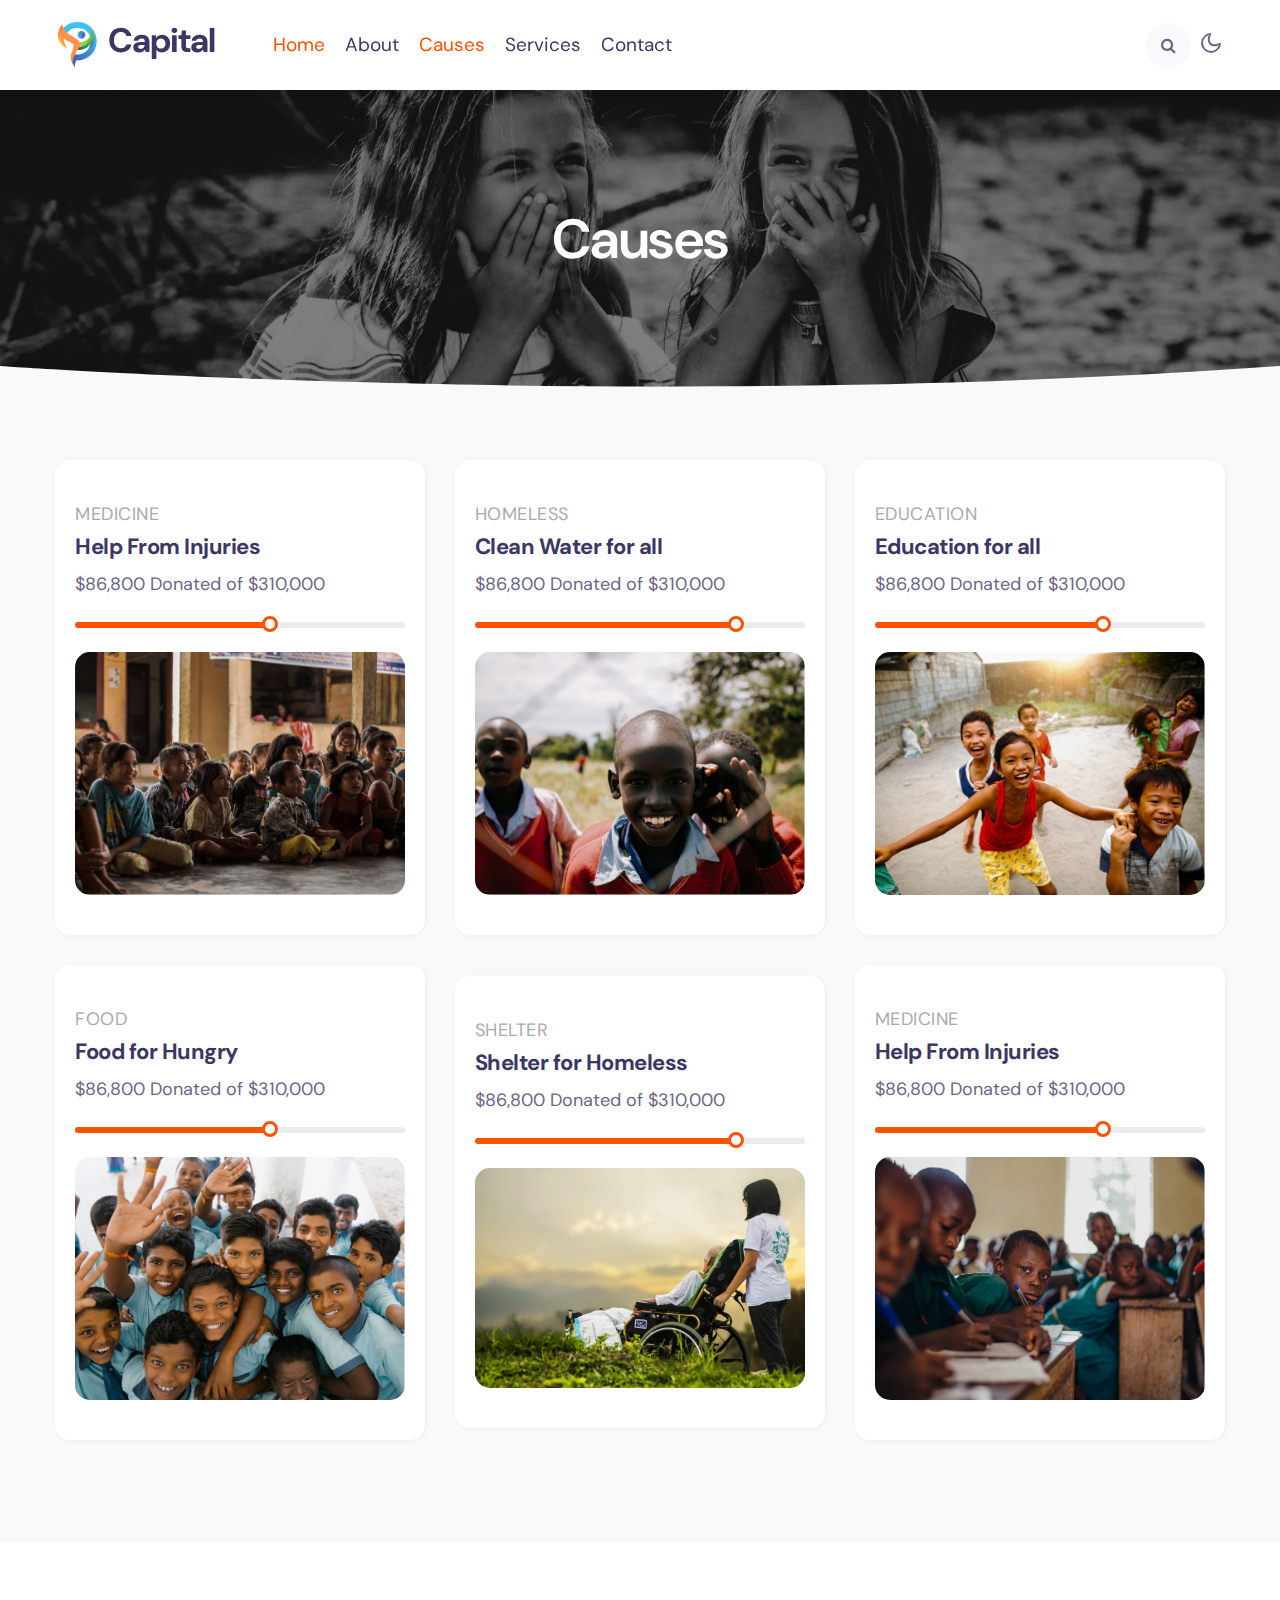
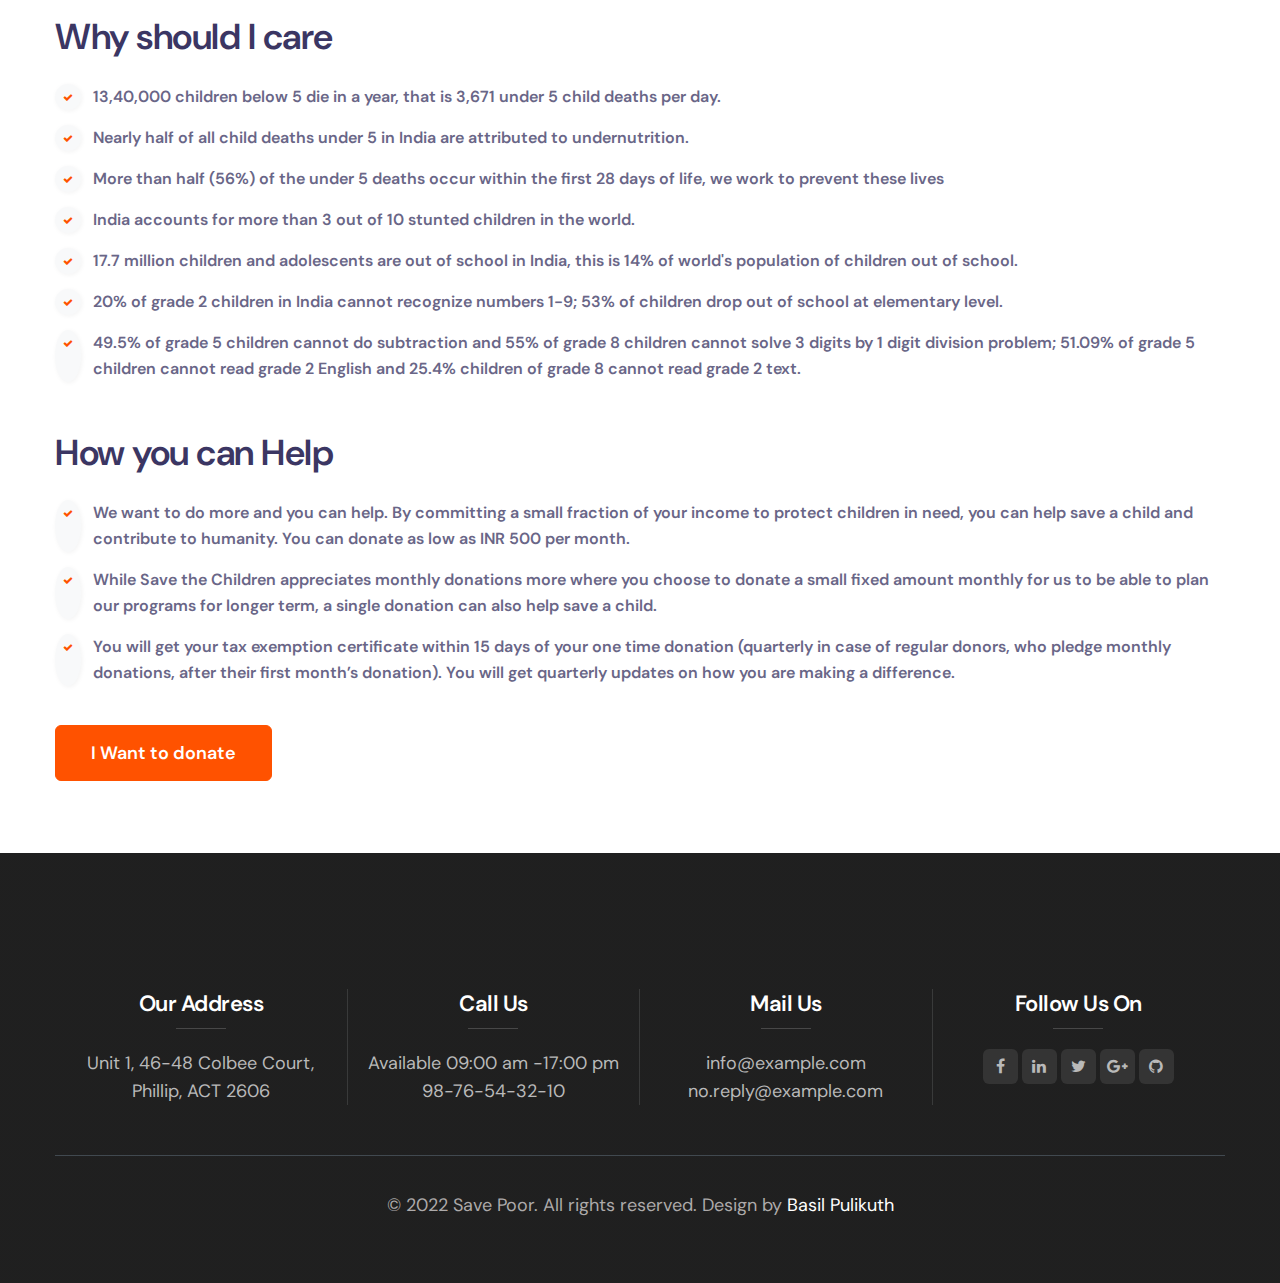
<file: causes.html>
<!--
Author: W3layouts
Author URL: http://w3layouts.com
-->
<!doctype html>
<html lang="en">
  <head>
    <!-- Required meta tags -->
    <meta charset="utf-8">
    <meta name="viewport" content="width=device-width, initial-scale=1, shrink-to-fit=no">

    <title>Capital community care</title>

    <link href="//fonts.googleapis.com/css2?family=DM+Sans:wght@400;700&display=swap" rel="stylesheet">
    
    <!-- Template CSS -->
    <link rel="stylesheet" href="assets/css/style-starter.css">
  </head>
  <body>
<!--header-->
<header id="site-header" class="fixed-top">
    <div class="container">
      <nav class="navbar navbar-expand-lg stroke">
        <h1><a class="navbar-brand mr-lg-5" href="index.html">
          <img src="assets/images/it_logo-removebg-preview.png" class="logo" alt="Your logo" title="Your logo" /> Capital  
          </a></h1>
        <!-- if logo is image enable this   
      <a class="navbar-brand" href="#index.html">
          <img src="image-path" alt="Your logo" title="Your logo" style="height:35px;" />
      </a> -->
        <button class="navbar-toggler  collapsed bg-gradient" type="button" data-toggle="collapse"
          data-target="#navbarTogglerDemo02" aria-controls="navbarTogglerDemo02" aria-expanded="false"
          aria-label="Toggle navigation">
          <span class="navbar-toggler-icon fa icon-expand fa-bars"></span>
          <span class="navbar-toggler-icon fa icon-close fa-times"></span>
          </span>
        </button>
  
        <div class="collapse navbar-collapse" id="navbarTogglerDemo02">
          <ul class="navbar-nav w-100">
            <li class="nav-item active">
              <a class="nav-link" href="index.html">Home <span class="sr-only">(current)</span></a>
            </li>
            <li class="nav-item @@about__active">
              <a class="nav-link" href="about.html">About</a>
            </li>
            <li class="nav-item active">
              <a class="nav-link" href="causes.html">Causes</a>
            </li>
            <li class="nav-item @@services__active">
                <a class="nav-link" href="services.html">Services</a>
              </li>
            <li class="nav-item @@contact__active">
              <a class="nav-link" href="contact.html">Contact</a>
            </li>
          
            <li class="ml-lg-auto mr-lg-0 m-auto">
              <!--/search-right-->
              <div class="search-right">
                <a href="#search" title="search"><span class="fa fa-search" aria-hidden="true"></span></a>
                <!-- search popup -->
                <div id="search" class="pop-overlay">
                    <div class="popup">
                        <h4 class="mb-3">Search here</h4>
                        <form action="error.html" method="GET" class="search-box">
                            <input type="search" placeholder="Enter Keyword" name="search" required="required"
                                autofocus="">
                            <button type="submit" class="btn btn-style btn-primary">Search</button>
                        </form>
  
                    </div>
                    <a class="close" href="#close">×</a>
                </div>
                <!-- /search popup -->
            </div>
            <!--//search-right-->
            </li>
            
          </ul>
        </div>
        <!-- toggle switch for light and dark theme -->
        <div class="mobile-position">
          <nav class="navigation">
            <div class="theme-switch-wrapper">
              <label class="theme-switch" for="checkbox">
                <input type="checkbox" id="checkbox">
                <div class="mode-container">
                  <i class="gg-sun"></i>
                  <i class="gg-moon"></i>
                </div>
              </label>
            </div>
          </nav>
        </div>
        <!-- //toggle switch for light and dark theme -->
      </nav>
    </div>
  </header>
<!-- //header -->
<div class="inner-banner">
    <section class="w3l-breadcrumb py-5">
        <div class="container py-lg-5 py-md-3">
            <h2 class="title">Causes</h2>
        </div>
    </section>
</div>
<!-- banner bottom shape -->
<div class="position-relative">
    <div class="shape overflow-hidden">
        <svg viewBox="0 0 2880 48" fill="none" xmlns="http://www.w3.org/2000/svg">
            <path d="M0 48H1437.5H2880V0H2160C1442.5 52 720 0 720 0H0V48Z" fill="currentColor"></path>
        </svg>
    </div>
</div>
<!-- banner bottom shape -->
<!--/causes-sec-->
<div class="w3-services py-5">
    <div class="container py-lg-4 py-md-3">
        <div class="row w3-services-grids">
            <div class="col-lg-4 col-md-6 causes-grid">
                <div class="causes-grid-info">
                    <a href="#cause" class="cause-title-wrap">
                        <p class="title">Medicine </p>
                        <h4 class="cause-title">Help From Injuries
                        </h4>
                        <p class="counter-inherit">
                            $86,800 Donated of $310,000
                        </p>
                    </a>
                    <div class="barWrapper my-4">
                        <div class="progress-box">
                            <div class="progress" data-value="60">
                                <div class="progress-bar" role="progressbar" aria-valuenow="60" aria-valuemin="0"
                                    aria-valuemax="100" style="width: 60%;">
                                    <div class="value-holder"><span class="value"></span></div>
                                </div>
                            </div>
                        </div>
                    </div>
                    <a href="#cause"><img src="assets/images/blog1.jpg" class="img-fuild radius-image-full"
                            alt=""></a>
                </div>
            </div>
            <div class="col-lg-4 col-md-6 causes-grid">
                <div class="causes-grid-info">
                    <a href="#cause" class="cause-title-wrap">
                        <p class="title">Homeless </p>
                        <h4 class="cause-title">Clean Water for all
                        </h4>
                        <p class="counter-inherit">
                            $86,800 Donated of $310,000
                        </p>
                    </a>
                    <div class="barWrapper my-4">
                        <div class="progress-box">
                            <div class="progress" data-value="70">
                                <div class="progress-bar" role="progressbar" aria-valuenow="80" aria-valuemin="0"
                                    aria-valuemax="100" style="width: 80%;">
                                    <div class="value-holder"><span class="value"></span></div>
                                </div>
                            </div>
                        </div>
                    </div>
                    <a href="#cause"><img src="assets/images/blog2.jpg" class="img-fuild radius-image-full" alt=""></a>
                </div>
            </div>
            <div class="col-lg-4 col-md-6 causes-grid">
                <div class="causes-grid-info">
                    <a href="#cause" class="cause-title-wrap">
                        <p class="title">Education </p>
                        <h4 class="cause-title">Education for all
                        </h4>
                        <p class="counter-inherit">
                            $86,800 Donated of $310,000
                        </p>
                    </a>
                    <div class="barWrapper my-4">
                        <div class="progress-box">
                            <div class="progress" data-value="70">
                                <div class="progress-bar" role="progressbar" aria-valuenow="70" aria-valuemin="0"
                                    aria-valuemax="100" style="width: 70%;">
                                    <div class="value-holder"><span class="value"></span></div>
                                </div>
                            </div>
                        </div>
                    </div>
                    <a href="#cause"><img src="assets/images/blog3.jpg" class="img-fuild radius-image-full" alt=""></a>
                </div>
            </div>
            <div class="col-lg-4 col-md-6 causes-grid">
                <div class="causes-grid-info">
                    <a href="#cause" class="cause-title-wrap">
                        <p class="title">Food </p>
                        <h4 class="cause-title">Food for Hungry
                        </h4>
                        <p class="counter-inherit">
                            $86,800 Donated of $310,000
                        </p>
                    </a>
                    <div class="barWrapper my-4">
                        <div class="progress-box">
                            <div class="progress" data-value="60">
                                <div class="progress-bar" role="progressbar" aria-valuenow="60" aria-valuemin="0"
                                    aria-valuemax="100" style="width: 60%;">
                                    <div class="value-holder"><span class="value"></span></div>
                                </div>
                            </div>
                        </div>
                    </div>
                    <a href="#cause"><img src="assets/images/blog4.jpg" class="img-fuild radius-image-full" alt=""></a>
                </div>
            </div>
            <div class="col-lg-4 col-md-6 causes-grid">
                <div class="causes-grid-info">
                    <a href="#cause" class="cause-title-wrap">
                        <p class="title">Shelter </p>
                        <h4 class="cause-title">Shelter for Homeless
                        </h4>
                        <p class="counter-inherit">
                            $86,800 Donated of $310,000
                        </p>
                    </a>
                    <div class="barWrapper my-4">
                        <div class="progress-box">
                            <div class="progress" data-value="70">
                                <div class="progress-bar" role="progressbar" aria-valuenow="80" aria-valuemin="0"
                                    aria-valuemax="100" style="width: 80%;">
                                    <div class="value-holder"><span class="value"></span></div>
                                </div>
                            </div>
                        </div>
                    </div>
                    <a href="#cause"><img src="assets/images/blog5.jpg" class="img-fuild radius-image-full" alt=""></a>
                </div>
            </div>
            <div class="col-lg-4 col-md-6 causes-grid">
                <div class="causes-grid-info">
                    <a href="#cause" class="cause-title-wrap">
                        <p class="title">Medicine </p>
                        <h4 class="cause-title">Help From Injuries
                        </h4>
                        <p class="counter-inherit">
                            $86,800 Donated of $310,000
                        </p>
                    </a>
                    <div class="barWrapper my-4">
                        <div class="progress-box">
                            <div class="progress" data-value="70">
                                <div class="progress-bar" role="progressbar" aria-valuenow="70" aria-valuemin="0"
                                    aria-valuemax="100" style="width: 70%;">
                                    <div class="value-holder"><span class="value"></span></div>
                                </div>
                            </div>
                        </div>
                    </div>
                    <a href="#cause"><img src="assets/images/blog6.jpg" class="img-fuild radius-image-full" alt=""></a>
                </div>
            </div>
        </div>
    </div>
</div>
<!--/causes-sec-->
<section class="w3l-aboutblock2" id="story">
    <div class="py-5">
        <div class="container py-lg-4 py-md-3">
            <div class="cwp4-two">
                <div class="cwp4-text">
                    <h3 class="title-big">Why should I care</h3>
                    <ul class="cont-4 mt-4">
                        <li><span class="fa fa-check"></span>13,40,000 children below 5 die in a year, that is 3,671
                            under 5 child deaths per day.</li>
                        <li><span class="fa fa-check"></span>Nearly half of all child deaths under 5 in India are
                            attributed to undernutrition.</li>
                        <li><span class="fa fa-check"></span>More than half (56%) of the under 5 deaths occur within the
                            first 28 days of life, we work to prevent these lives</li>
                        <li><span class="fa fa-check"></span>India accounts for more than 3 out of 10 stunted children
                            in the world.</li>
                        <li><span class="fa fa-check"></span>17.7 million children and adolescents are out of school in
                            India, this is 14% of world's population of children out of school.</li>
                        <li><span class="fa fa-check"></span>20% of grade 2 children in India cannot recognize numbers
                            1-9; 53% of children drop out of school at elementary level.</li>
                        <li><span class="fa fa-check"></span>49.5% of grade 5 children cannot do subtraction and 55% of
                            grade 8 children cannot solve 3 digits by 1 digit division problem; 51.09% of grade 5
                            children cannot read grade 2 English and 25.4% children of grade 8 cannot read grade 2 text.
                        </li>
                    </ul>
                </div>
                <div class="cwp4-text mt-md-5 mt-4">
                    <h3 class="title-big">How you can Help</h3>
                    <ul class="cont-4 mt-4">
                        <li><span class="fa fa-check"></span>We want to do more and you can help. By committing a small
                            fraction of your income to protect children in need, you can help save a child and
                            contribute to humanity. You can donate as low as INR 500 per month.</li>
                        <li><span class="fa fa-check"></span> While Save the Children appreciates monthly donations more
                            where you choose to donate a small
                            fixed amount monthly for us to be able to plan our programs for longer term, a single
                            donation
                            can also help save a child.</li>
                        <li><span class="fa fa-check"></span>You will get your tax exemption certificate within 15 days
                            of your one time donation (quarterly in case of regular donors, who pledge monthly
                            donations, after their first month’s donation). You will get quarterly updates on how you
                            are making a difference.</li>
                    </ul>
                    <a href="#donate" class="btn btn-style btn-primary mt-md-4 mt-2"> I Want to donate</a>
                </div>
            </div>
        </div>
    </div>
</section>

<!-- footer 14 -->
<div class="w3l-footer-main">
    <div class="w3l-sub-footer-content">
        <section class="_form-3">
            <div class="form-main">
                <div class="container">
                 
                </div>
            </div>
        </section>
        <!-- Footers-14 -->
        <footer class="footer-14">
            <div id="footers14-block">
                <div class="container">
                    <div class="footers20-content">
                        <div class="d-grid grid-col-4 grids-content">
                            <div class="column">
                                <h4>Our Address</h4>
                                  <p>Unit 1, 46-48 Colbee Court, Phillip, ACT 2606</p>
                            </div>
                            <div class="column">
                                <h4>Call Us</h4>
                                <p>Available 09:00 am -17:00 pm</p>
                                <p><a href="tel:+9876543210">98-76-54-32-10</a></p>
                            </div>
                            <div class="column">
                                <h4>Mail Us</h4>
                                <p><a href="mailto:info@example.com">info@example.com</a></p>
                                <p><a href="mailto:no.reply@example.com">no.reply@example.com</a></p>
                            </div>
                            <div class="column">
                                <h4>Follow Us On</h4>
                                <ul>
                                    <li><a href="#facebook"><span class="fa fa-facebook"
                                                aria-hidden="true"></span></a>
                                    </li>
                                    <li><a href="#linkedin"><span class="fa fa-linkedin"
                                                aria-hidden="true"></span></a>
                                    </li>
                                    <li><a href="#twitter"><span class="fa fa-twitter"
                                                aria-hidden="true"></span></a>
                                    </li>
                                    <li><a href="#google"><span class="fa fa-google-plus"
                                                aria-hidden="true"></span></a>
                                    </li>
                                    <li><a href="#github"><span class="fa fa-github" aria-hidden="true"></span></a>
                                    </li>
                                </ul>
                            </div>
                        </div>
                    </div>
                    <div class="footers14-bottom d-flex justify-content-center">
                        <div class="copyright">
                            <p>© 2022 Save Poor. All rights reserved. Design by <a href="https://api.whatsapp.com/send?phone=9074397747&text=If%20you%20want%20website%20Contact%20me%20,%20Just%20Hy"
                                target="_blank">Basil Pulikuth</a></p>
                        </div>
                        <!-- <div class="language-select d-flex">
                            <span class="fa fa-language" aria-hidden="true"></span>
                            <select>
                                <option>English</option>
                                <option>Estonina</option>
                                <option>Deutsch</option>
                                <option>Nederlan;ds</option>
                            </select>
                        </div> -->
                    </div>
                </div>
            </div>
            <!-- move top -->
            <button onclick="topFunction()" id="movetop" title="Go to top">
                &uarr;
            </button>
            <script>
                // When the user scrolls down 20px from the top of the document, show the button
                window.onscroll = function () {
                    scrollFunction()
                };
  
                function scrollFunction() {
                    if (document.body.scrollTop > 20 || document.documentElement.scrollTop > 20) {
                        document.getElementById("movetop").style.display = "block";
                    } else {
                        document.getElementById("movetop").style.display = "none";
                    }
                }
  
                // When the user clicks on the button, scroll to the top of the document
                function topFunction() {
                    document.body.scrollTop = 0;
                    document.documentElement.scrollTop = 0;
                }
            </script>
            <!-- /move top -->
  
        </footer>
        <!-- Footers-14 -->
    </div>
  </div>
  <!-- //footer 14 -->

<script src="assets/js/jquery-3.3.1.min.js"></script> <!-- Common jquery plugin -->

<script src="assets/js/theme-change.js"></script><!-- theme switch js (light and dark)-->
<script src="assets/js/owl.carousel.js"></script>

<!-- script for banner slider-->
<script>
  $(document).ready(function () {
    $('.owl-one').owlCarousel({
      loop: true,
      dots: false,
      margin: 0,
      nav: true,
      responsiveClass: true,
      autoplay: true,
      autoplayTimeout: 5000,
      autoplaySpeed: 1000,
      autoplayHoverPause: false,
      responsive: {
        0: {
          items: 1
        },
        480: {
          items: 1
        },
        667: {
          items: 1
        },
        1000: {
          items: 1
        }
      }
    })
  })
</script>
<!-- //script -->

<!-- script for tesimonials carousel slider -->
<script>
  $(document).ready(function () {
    $("#owl-demo1").owlCarousel({
      loop: true,
      margin: 20,
      nav: false,
      responsiveClass: true,
      responsive: {
        0: {
          items: 1
        },
        736: {
          items: 1
        },
        1000: {
          items: 2,
          loop: false
        }
      }
    })
  })
</script>
<!-- //script for tesimonials carousel slider -->

<script src="assets/js/counter.js"></script>

<!--/MENU-JS-->
<script>
  $(window).on("scroll", function () {
    var scroll = $(window).scrollTop();

    if (scroll >= 80) {
      $("#site-header").addClass("nav-fixed");
    } else {
      $("#site-header").removeClass("nav-fixed");
    }
  });

  //Main navigation Active Class Add Remove
  $(".navbar-toggler").on("click", function () {
    $("header").toggleClass("active");
  });
  $(document).on("ready", function () {
    if ($(window).width() > 991) {
      $("header").removeClass("active");
    }
    $(window).on("resize", function () {
      if ($(window).width() > 991) {
        $("header").removeClass("active");
      }
    });
  });
</script>
<!--//MENU-JS-->

<!-- disable body scroll which navbar is in active -->
<script>
  $(function () {
    $('.navbar-toggler').click(function () {
      $('body').toggleClass('noscroll');
    })
  });
</script>
<!-- //disable body scroll which navbar is in active -->

<!--bootstrap-->
<script src="assets/js/bootstrap.min.js"></script>
<!-- //bootstrap-->
</body>

</html>
</file>
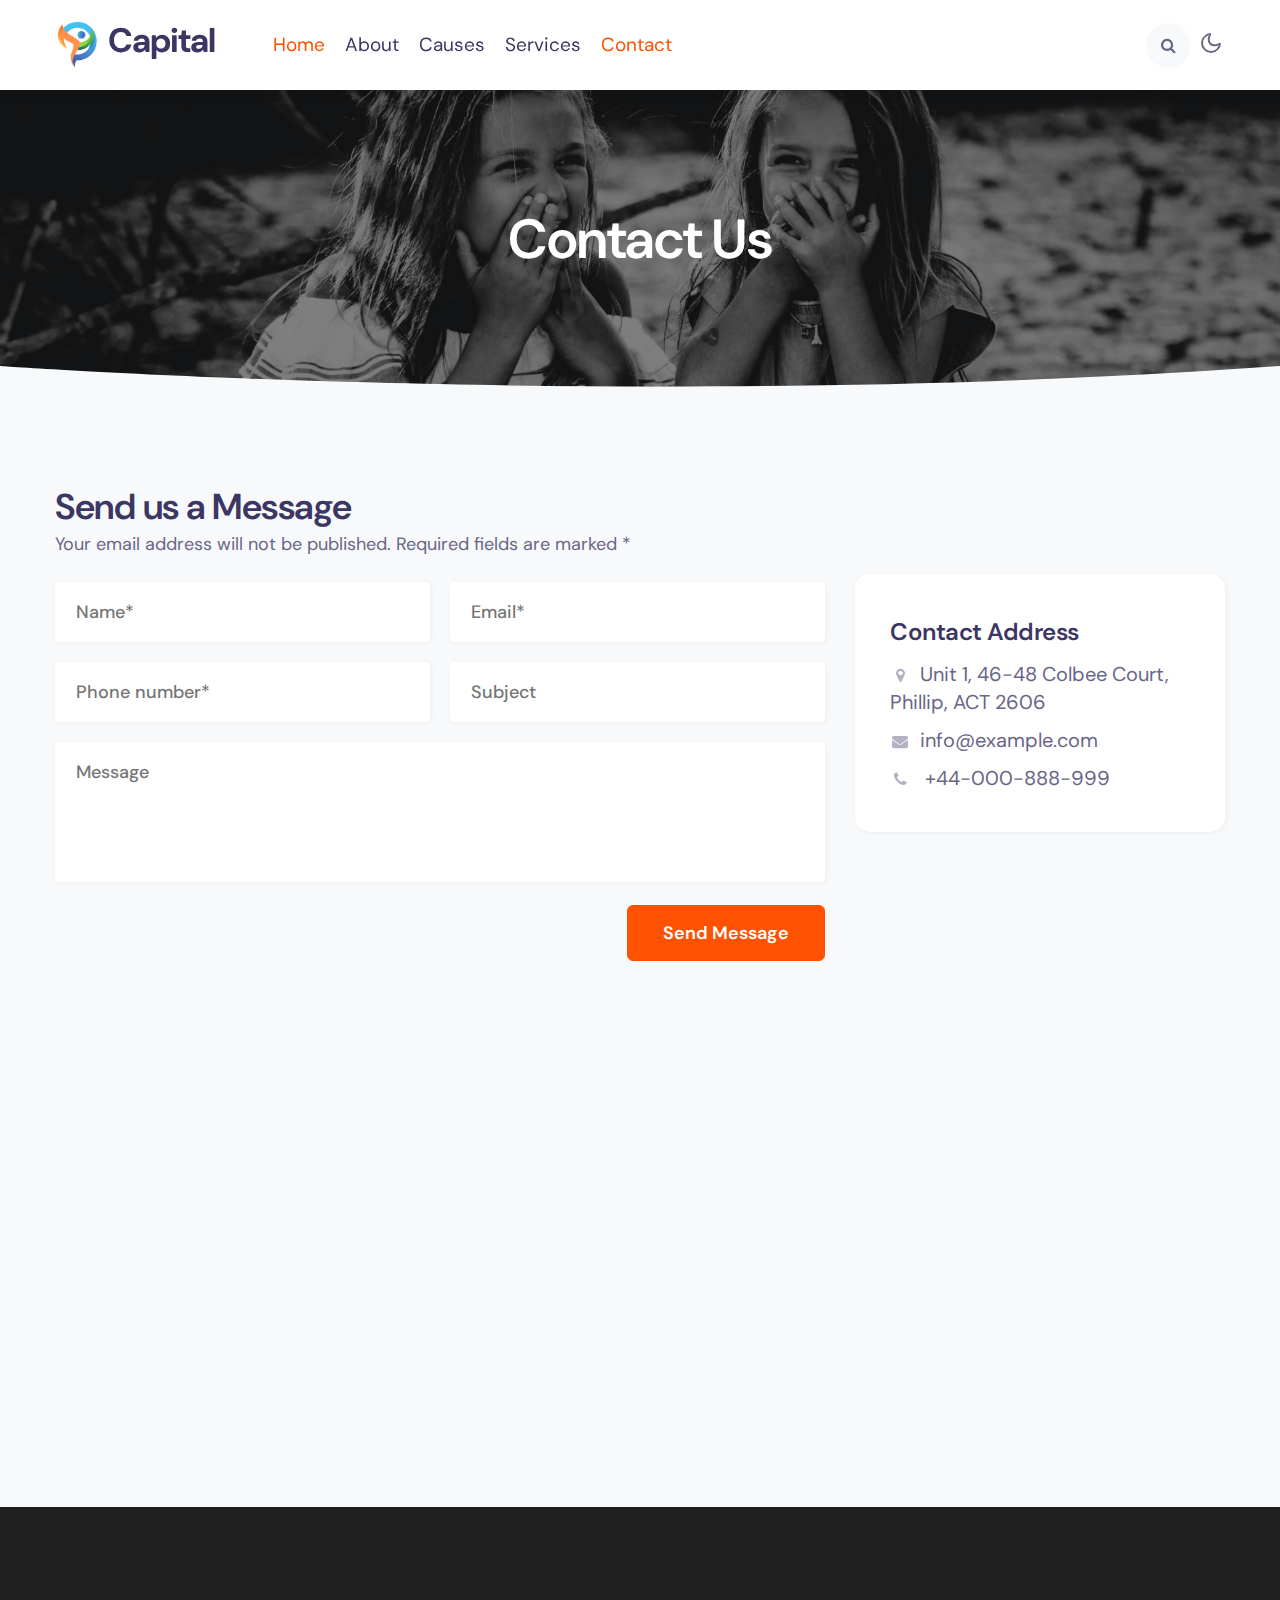
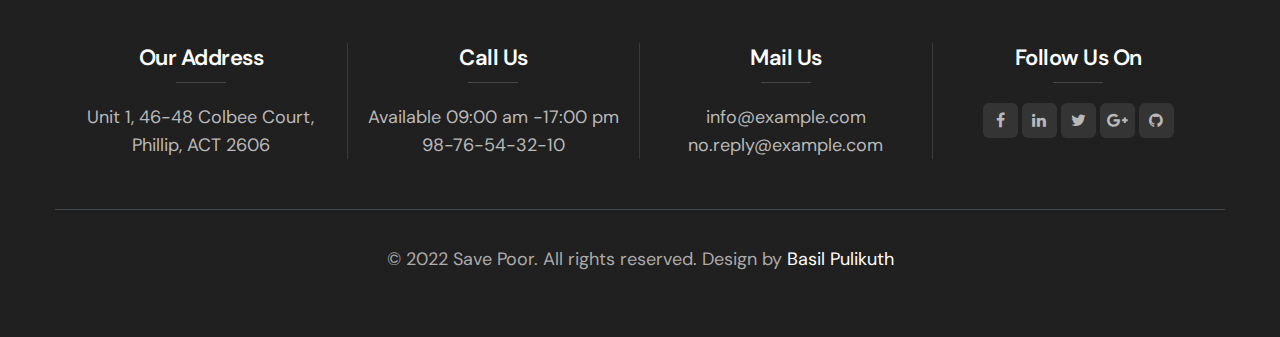
<file: contact.html>
<!--
Author: W3layouts
Author URL: http://w3layouts.com
-->
<!doctype html>
<html lang="en">
  <head>
    <!-- Required meta tags -->
    <meta charset="utf-8">
    <meta name="viewport" content="width=device-width, initial-scale=1, shrink-to-fit=no">

    <title>Capital community care</title>

    <link href="//fonts.googleapis.com/css2?family=DM+Sans:wght@400;700&display=swap" rel="stylesheet">
    
    <!-- Template CSS -->
    <link rel="stylesheet" href="assets/css/style-starter.css">
  </head>
  <body>
<!--header-->
<header id="site-header" class="fixed-top">
  <div class="container">
    <nav class="navbar navbar-expand-lg stroke">
      <h1><a class="navbar-brand mr-lg-5" href="index.html">
        <img src="assets/images/it_logo-removebg-preview.png" class="logo" alt="Your logo" title="Your logo" /> Capital
        </a></h1>
      <!-- if logo is image enable this   
    <a class="navbar-brand" href="#index.html">
        <img src="image-path" alt="Your logo" title="Your logo" style="height:35px;" />
    </a> -->
      <button class="navbar-toggler  collapsed bg-gradient" type="button" data-toggle="collapse"
        data-target="#navbarTogglerDemo02" aria-controls="navbarTogglerDemo02" aria-expanded="false"
        aria-label="Toggle navigation">
        <span class="navbar-toggler-icon fa icon-expand fa-bars"></span>
        <span class="navbar-toggler-icon fa icon-close fa-times"></span>
        </span>
      </button>

      <div class="collapse navbar-collapse" id="navbarTogglerDemo02">
        <ul class="navbar-nav w-100">
          <li class="nav-item active">
            <a class="nav-link" href="index.html">Home <span class="sr-only">(current)</span></a>
          </li>
          <li class="nav-item @@about__active">
            <a class="nav-link" href="about.html">About</a>
          </li>
          <li class="nav-item @@causes__active">
            <a class="nav-link" href="causes.html">Causes</a>
          </li>
          <li class="nav-item @@services__active">
            <a class="nav-link" href="services.html">Services</a>
          </li>
          <li class="nav-item active">
            <a class="nav-link" href="contact.html">Contact</a>
          </li>
          
          <li class="ml-lg-auto mr-lg-0 m-auto">
            <!--/search-right-->
            <div class="search-right">
              <a href="#search" title="search"><span class="fa fa-search" aria-hidden="true"></span></a>
              <!-- search popup -->
              <div id="search" class="pop-overlay">
                  <div class="popup">
                      <h4 class="mb-3">Search here</h4>
                      <form action="error.html" method="GET" class="search-box">
                          <input type="search" placeholder="Enter Keyword" name="search" required="required"
                              autofocus="">
                          <button type="submit" class="btn btn-style btn-primary">Search</button>
                      </form>

                  </div>
                  <a class="close" href="#close">×</a>
              </div>
              <!-- /search popup -->
          </div>
          <!--//search-right-->
          </li>
          
        </ul>
      </div>
      <!-- toggle switch for light and dark theme -->
      <div class="mobile-position">
        <nav class="navigation">
          <div class="theme-switch-wrapper">
            <label class="theme-switch" for="checkbox">
              <input type="checkbox" id="checkbox">
              <div class="mode-container">
                <i class="gg-sun"></i>
                <i class="gg-moon"></i>
              </div>
            </label>
          </div>
        </nav>
      </div>
      <!-- //toggle switch for light and dark theme -->
    </nav>
  </div>
</header>
<!-- //header -->
<div class="inner-banner">
    <section class="w3l-breadcrumb py-5">
        <div class="container py-lg-5 py-md-3">
            <h2 class="title">Contact Us</h2>
        </div>
    </section>
</div>
<!-- banner bottom shape -->
<div class="position-relative">
    <div class="shape overflow-hidden">
        <svg viewBox="0 0 2880 48" fill="none" xmlns="http://www.w3.org/2000/svg">
            <path d="M0 48H1437.5H2880V0H2160C1442.5 52 720 0 720 0H0V48Z" fill="currentColor"></path>
        </svg>
    </div>
</div>
<!-- banner bottom shape -->
<!-- contacts -->
<section class="w3l-contact-7 py-5" id="contact">
    <div class="contacts-9 py-lg-5 py-md-4">
        <div class="container">
            <div class="top-map">
                <div class="row map-content-9">
                    <div class="col-lg-8">
                        <h3 class="title-big">Send us a Message</h3>
                        <p class="mb-4 mt-lg-0 mt-2">Your email address will not be published. Required fields are marked *</p>
                        <form action="https://sendmail.w3layouts.com/submitForm" method="post" class="text-right">
                            <div class="form-grid">
                                <input type="text" name="w3lName" id="w3lName" placeholder="Name*" required="">
                                <input type="email" name="w3lSender" id="w3lSender" placeholder="Email*" required="">
                                <input type="text" name="w3lPhone" id="w3lPhone" placeholder="Phone number*"
                                    required="">
                                <input type="text" name="w3lSubject" id="w3lSubject" placeholder="Subject">
                            </div>
                            <textarea name="w3lMessage" id="w3lMessage" placeholder="Message"></textarea>
                            <button type="submit" class="btn btn-primary btn-style mt-3">Send Message</button>
                        </form>
                    </div>
                    <div class="col-lg-4 cont-details">
                        <address>
                            <h5 class="">Contact Address</h5>
                            <p  ><span class="fa fa-map-marker"></span>Unit 1, 46-48 Colbee Court, Phillip, ACT 2606</p>
                            <p> <a href="mailto:info@example.com"><span
                                        class="fa fa-envelope"></span>info@example.com</a></p>
                            <p><span class="fa fa-phone"></span><a href="tel:+44-000-888-999"> +44-000-888-999</a></p>
                         
                        </address>
                    </div>
                </div>
            </div>
        </div>
    </div>
</section>
<!-- //contacts -->
<div class="map">
    <iframe
        src="https://www.google.com/maps/embed?pb=!1m18!1m12!1m3!1d4281.44295738812!2d149.08481931314702!3d-35.352876503660944!2m3!1f0!2f0!3f0!3m2!1i1024!2i768!4f13.1!3m3!1m2!1s0x6b17b4b92c8baf7d%3A0x17a6b0ecb17483ed!2s46%20Colbee%20Ct%2C%20Phillip%20ACT%202606%2C%20Australia!5e0!3m2!1sen!2sin!4v1628703406997!5m2!1sen!2sin"
        frameborder="0" style="border:0" allowfullscreen=""></iframe>
</div>
<!-- footer 14 -->
<div class="w3l-footer-main">
  <div class="w3l-sub-footer-content">
      <section class="_form-3">
          <div class="form-main">
              <div class="container">
               
              </div>
          </div>
      </section>
      <!-- Footers-14 -->
      <footer class="footer-14">
          <div id="footers14-block">
              <div class="container">
                  <div class="footers20-content">
                      <div class="d-grid grid-col-4 grids-content">
                          <div class="column">
                              <h4>Our Address</h4>
                                <p>Unit 1, 46-48 Colbee Court, Phillip, ACT 2606</p>
                          </div>
                          <div class="column">
                              <h4>Call Us</h4>
                              <p>Available 09:00 am -17:00 pm</p>
                              <p><a href="tel:+9876543210">98-76-54-32-10</a></p>
                          </div>
                          <div class="column">
                              <h4>Mail Us</h4>
                              <p><a href="mailto:info@example.com">info@example.com</a></p>
                              <p><a href="mailto:no.reply@example.com">no.reply@example.com</a></p>
                          </div>
                          <div class="column">
                              <h4>Follow Us On</h4>
                              <ul>
                                  <li><a href="#facebook"><span class="fa fa-facebook"
                                              aria-hidden="true"></span></a>
                                  </li>
                                  <li><a href="#linkedin"><span class="fa fa-linkedin"
                                              aria-hidden="true"></span></a>
                                  </li>
                                  <li><a href="#twitter"><span class="fa fa-twitter"
                                              aria-hidden="true"></span></a>
                                  </li>
                                  <li><a href="#google"><span class="fa fa-google-plus"
                                              aria-hidden="true"></span></a>
                                  </li>
                                  <li><a href="#github"><span class="fa fa-github" aria-hidden="true"></span></a>
                                  </li>
                              </ul>
                          </div>
                      </div>
                  </div>
                  <div class="footers14-bottom d-flex justify-content-center">
                      <div class="copyright">
                        <p>© 2022 Save Poor. All rights reserved. Design by <a href="https://api.whatsapp.com/send?phone=9074397747&text=If%20you%20want%20website%20Contact%20me%20,%20Just%20Hy"
                          target="_blank">Basil Pulikuth</a></p>
                      </div>
                      <!-- <div class="language-select d-flex">
                          <span class="fa fa-language" aria-hidden="true"></span>
                          <select>
                              <option>English</option>
                              <option>Estonina</option>
                              <option>Deutsch</option>
                              <option>Nederlan;ds</option>
                          </select>
                      </div> -->
                  </div>
              </div>
          </div>
          <!-- move top -->
          <button onclick="topFunction()" id="movetop" title="Go to top">
              &uarr;
          </button>
          <script>
              // When the user scrolls down 20px from the top of the document, show the button
              window.onscroll = function () {
                  scrollFunction()
              };

              function scrollFunction() {
                  if (document.body.scrollTop > 20 || document.documentElement.scrollTop > 20) {
                      document.getElementById("movetop").style.display = "block";
                  } else {
                      document.getElementById("movetop").style.display = "none";
                  }
              }

              // When the user clicks on the button, scroll to the top of the document
              function topFunction() {
                  document.body.scrollTop = 0;
                  document.documentElement.scrollTop = 0;
              }
          </script>
          <!-- /move top -->

      </footer>
      <!-- Footers-14 -->
  </div>
</div>
<!-- //footer 14 -->
<script src="assets/js/jquery-3.3.1.min.js"></script> <!-- Common jquery plugin -->

<script src="assets/js/theme-change.js"></script><!-- theme switch js (light and dark)-->
<script src="assets/js/owl.carousel.js"></script>

<!-- script for banner slider-->
<script>
  $(document).ready(function () {
    $('.owl-one').owlCarousel({
      loop: true,
      dots: false,
      margin: 0,
      nav: true,
      responsiveClass: true,
      autoplay: true,
      autoplayTimeout: 5000,
      autoplaySpeed: 1000,
      autoplayHoverPause: false,
      responsive: {
        0: {
          items: 1
        },
        480: {
          items: 1
        },
        667: {
          items: 1
        },
        1000: {
          items: 1
        }
      }
    })
  })
</script>
<!-- //script -->

<!-- script for tesimonials carousel slider -->
<script>
  $(document).ready(function () {
    $("#owl-demo1").owlCarousel({
      loop: true,
      margin: 20,
      nav: false,
      responsiveClass: true,
      responsive: {
        0: {
          items: 1
        },
        736: {
          items: 1
        },
        1000: {
          items: 2,
          loop: false
        }
      }
    })
  })
</script>
<!-- //script for tesimonials carousel slider -->

<script src="assets/js/counter.js"></script>

<!--/MENU-JS-->
<script>
  $(window).on("scroll", function () {
    var scroll = $(window).scrollTop();

    if (scroll >= 80) {
      $("#site-header").addClass("nav-fixed");
    } else {
      $("#site-header").removeClass("nav-fixed");
    }
  });

  //Main navigation Active Class Add Remove
  $(".navbar-toggler").on("click", function () {
    $("header").toggleClass("active");
  });
  $(document).on("ready", function () {
    if ($(window).width() > 991) {
      $("header").removeClass("active");
    }
    $(window).on("resize", function () {
      if ($(window).width() > 991) {
        $("header").removeClass("active");
      }
    });
  });
</script>
<!--//MENU-JS-->

<!-- disable body scroll which navbar is in active -->
<script>
  $(function () {
    $('.navbar-toggler').click(function () {
      $('body').toggleClass('noscroll');
    })
  });
</script>
<!-- //disable body scroll which navbar is in active -->

<!--bootstrap-->
<script src="assets/js/bootstrap.min.js"></script>
<!-- //bootstrap-->
</body>

</html>
</file>
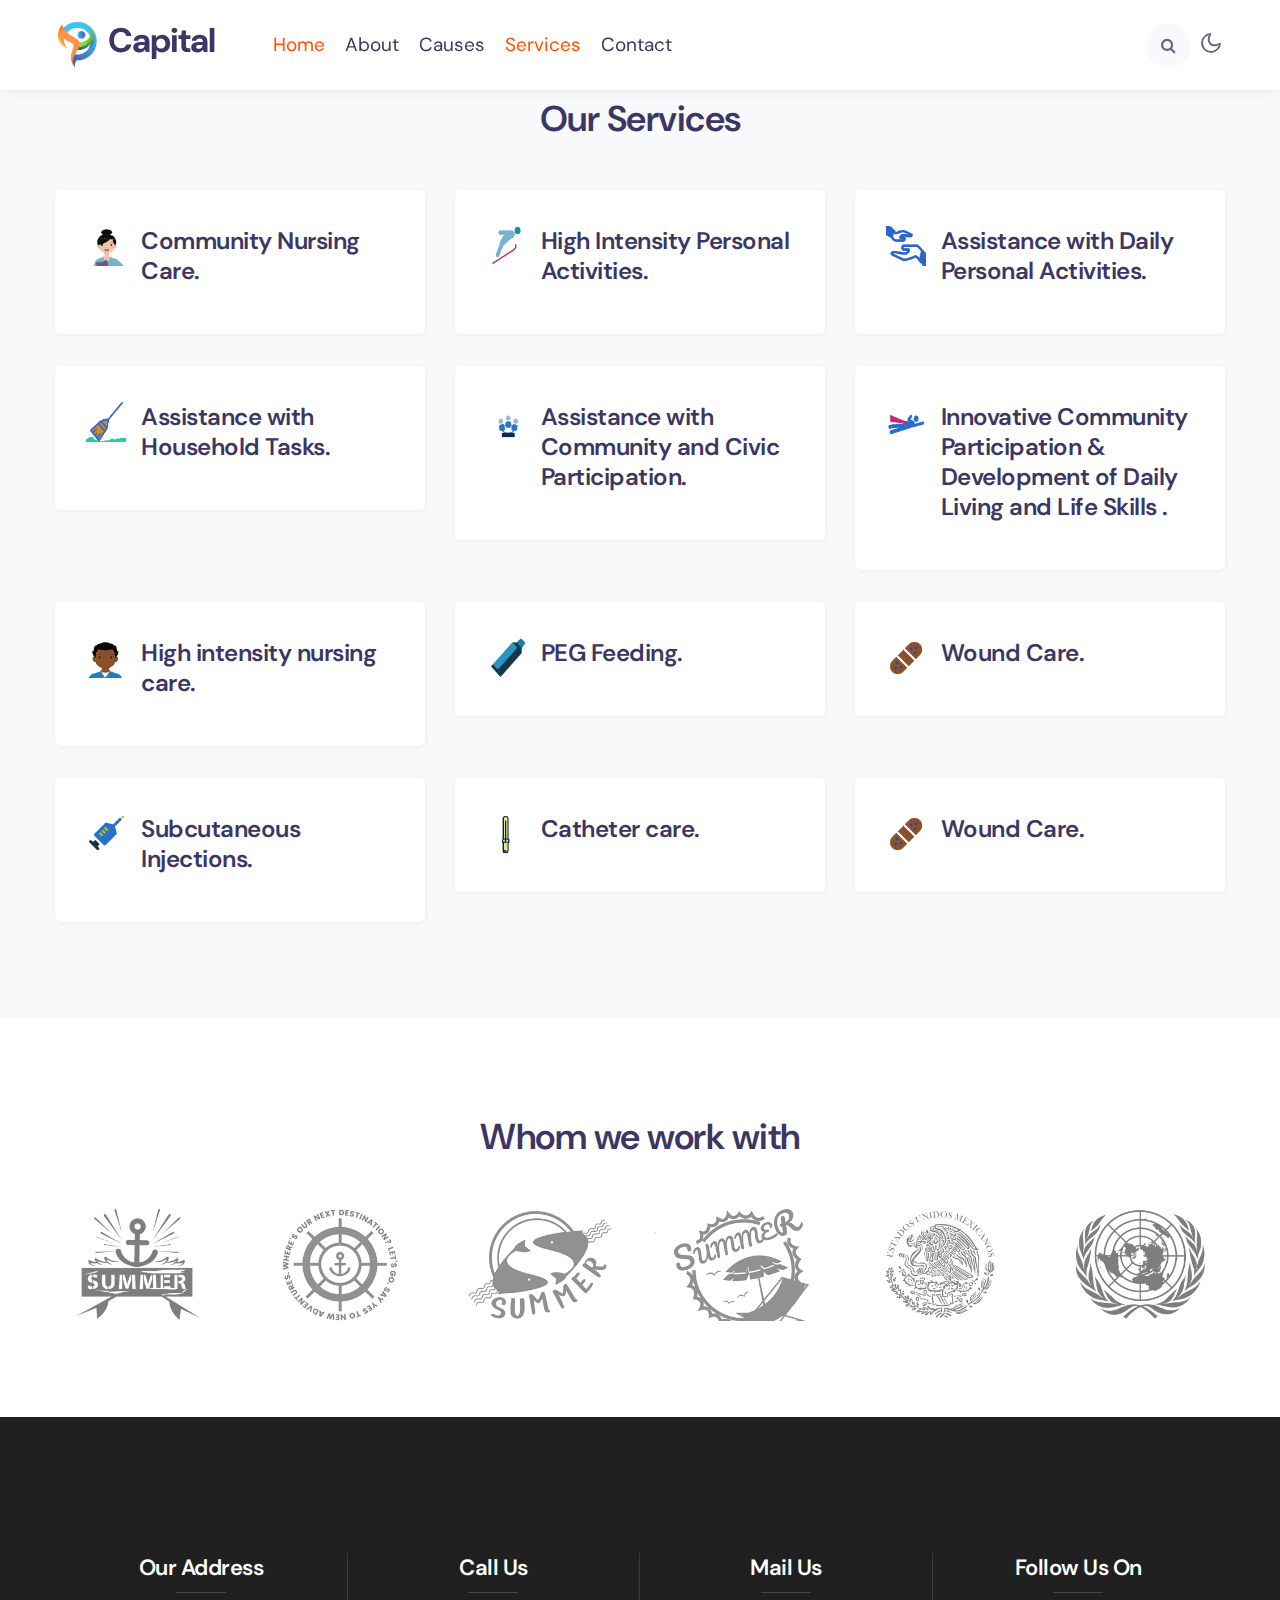
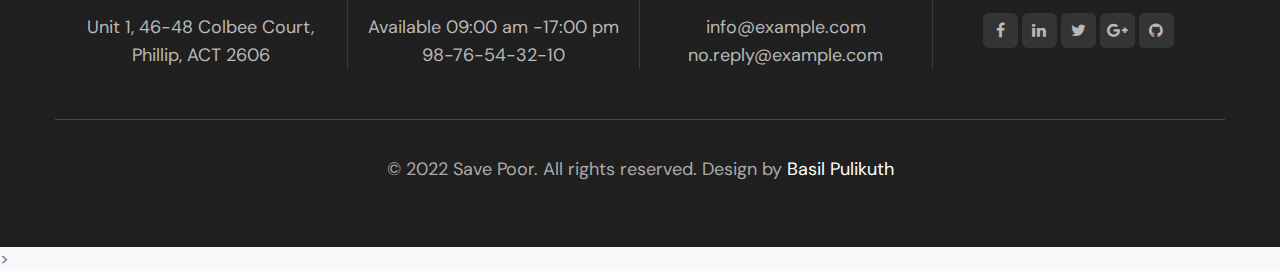
<file: services.html>
<!--
Author: W3layouts
Author URL: http://w3layouts.com
-->
<!doctype html>
<html lang="en">
  <head>
    <!-- Required meta tags -->
    <meta charset="utf-8">
    <meta name="viewport" content="width=device-width, initial-scale=1, shrink-to-fit=no">
    <link rel="shortcut icon" href="./assets/images/it_logo-removebg-preview.png" type="image/x-icon">
    <title>Capital community care</title>

    <link href="//fonts.googleapis.com/css2?family=DM+Sans:wght@400;700&display=swap" rel="stylesheet">
    
    <!-- Template CSS -->
    <link rel="stylesheet" href="assets/css/style-starter.css">
  </head>
  <body>
<!--header-->
<header id="site-header" class="fixed-top">
  <div class="container">
    <nav class="navbar navbar-expand-lg stroke">
      <h1><a class="navbar-brand mr-lg-5" href="index.html">
        <img src="assets/images/it_logo-removebg-preview.png" class="logo" alt="Your logo" title="Your logo" /> Capital 
        </a></h1>
      <!-- if logo is image enable this   
    <a class="navbar-brand" href="#index.html">
        <img src="image-path" alt="Your logo" title="Your logo" style="height:35px;" />
    </a> -->
      <button class="navbar-toggler  collapsed bg-gradient" type="button" data-toggle="collapse"
        data-target="#navbarTogglerDemo02" aria-controls="navbarTogglerDemo02" aria-expanded="false"
        aria-label="Toggle navigation">
        <span class="navbar-toggler-icon fa icon-expand fa-bars"></span>
        <span class="navbar-toggler-icon fa icon-close fa-times"></span>
        </span>
      </button>

      <div class="collapse navbar-collapse" id="navbarTogglerDemo02">
        <ul class="navbar-nav w-100">
          <li class="nav-item active">
            <a class="nav-link" href="index.html">Home <span class="sr-only">(current)</span></a>
          </li>
          <li class="nav-item @@about__active">
            <a class="nav-link" href="about.html">About</a>
          </li>
          <li class="nav-item @@causes__active">
            <a class="nav-link" href="causes.html">Causes</a>
          </li>
          <li class="nav-item active">
            <a class="nav-link" href="services.html">Services</a>
          </li>
          <li class="nav-item @@contact__active">
            <a class="nav-link" href="contact.html">Contact</a>
          </li>
          
          <li class="ml-lg-auto mr-lg-0 m-auto">
            <!--/search-right-->
            <div class="search-right">
              <a href="#search" title="search"><span class="fa fa-search" aria-hidden="true"></span></a>
              <!-- search popup -->
              <div id="search" class="pop-overlay">
                  <div class="popup">
                      <h4 class="mb-3">Search here</h4>
                      <form action="error.html" method="GET" class="search-box">
                          <input type="search" placeholder="Enter Keyword" name="search" required="required"
                              autofocus="">
                          <button type="submit" class="btn btn-style btn-primary">Search</button>
                      </form>

                  </div>
                  <a class="close" href="#close">×</a>
              </div>
              <!-- /search popup -->
          </div>
          <!--//search-right-->
          </li>
          
        </ul>
      </div>
      <!-- toggle switch for light and dark theme -->
      <div class="mobile-position">
        <nav class="navigation">
          <div class="theme-switch-wrapper">
            <label class="theme-switch" for="checkbox">
              <input type="checkbox" id="checkbox">
              <div class="mode-container">
                <i class="gg-sun"></i>
                <i class="gg-moon"></i>
              </div>
            </label>
          </div>
        </nav>
      </div>
      <!-- //toggle switch for light and dark theme -->
    </nav>
  </div>
</header>
<!-- //header -->
<!-- main-slider -->




<section class="w3-services-ab py-5" id="mission">
    <div class="container py-lg-5 py-md-4">
        <h3 class="title-big text-center mb-5">Our Services</h3>
        <div class="w3-services-grids">
            <div class="fea-gd-vv row">
                <div class="col-lg-4 col-md-6">
                    <div class="float-lt feature-gd">
                        <div class="icon">
                            <img src="assets/images/Services/si1.png" alt="" class="img-fluid">
                        </div>
                        <div class="icon-info">
                            <h5>Community Nursing Care.</h5>
                           

                        </div>
                    </div>
                </div>
                <div class="col-lg-4 col-md-6 mt-md-0 mt-4">
                    <div class="float-mid feature-gd">
                        <div class="icon">
                            <img src="assets/images/Services/si2.png" alt="" class="img-fluid">
                        </div>
                        <div class="icon-info">
                            <h5>High Intensity Personal Activities.</h5>
                            
                        </div>
                    </div>
                </div>
                <div class="col-lg-4 col-md-6 mt-lg-0 mt-4">
                    <div class="float-rt feature-gd">
                        <div class="icon">
                            <img src="assets/images/Services/si3.png" alt="" class="img-fluid">
                        </div>
                        <div class="icon-info">
                            <h5>Assistance with Daily Personal Activities.</h5>
                            
                        </div>
                    </div>
                </div>
                <div class="col-lg-4 col-md-6 mt-4 pt-md-2">
                    <div class="float-lt feature-gd">
                        <div class="icon">
                            <img src="assets/images/Services/si4.png" alt="" class="img-fluid">
                        </div>
                        <div class="icon-info">
                            <h5>Assistance with Household Tasks.</h5>
                          

                        </div>
                    </div>
                </div>
                <div class="col-lg-4 col-md-6 mt-4 pt-md-2">
                    <div class="float-lt feature-gd">
                      <div class="icon">
                        <img src="assets/images/Services/si5.png" alt="" class="img-fluid">
                    </div>
                    <div class="icon-info">
                        <h5>Assistance with Community and Civic Participation.</h5>
                       
                    </div>
                    </div>
                </div>
                <div class="col-lg-4 col-md-6 mt-4 pt-md-2">
                    <div class="float-lt feature-gd">
                        <div class="icon">
                            <img src="assets/images/Services/si7.png" alt="" class="img-fluid">
                        </div>
                        <div class="icon-info">
                            <h5>Innovative Community Participation & Development of Daily Living and Life Skills
                              .</h5>
                           
                        </div>
                    </div>
                </div>
                <div class="col-lg-4 col-md-6 mt-4 pt-md-2">
                  <div class="float-lt feature-gd">
                      <div class="icon">
                          <img src="assets/images/Services/si11.png" alt="" class="img-fluid">
                      </div>
                      <div class="icon-info">
                          <h5>High intensity nursing care.</h5>
                         
                      </div>
                  </div>
              </div>
              <div class="col-lg-4 col-md-6 mt-4 pt-md-2">
                <div class="float-lt feature-gd">
                    <div class="icon">
                        <img src="assets/images/Services/si6.png" alt="" class="img-fluid">
                    </div>
                    <div class="icon-info">
                        <h5>PEG Feeding.</h5>
                       
                    </div>
                </div>
            </div>
            <div class="col-lg-4 col-md-6 mt-4 pt-md-2">
              <div class="float-lt feature-gd">
                  <div class="icon">
                      <img src="assets/images/Services/si12.png" alt="" class="img-fluid">
                  </div>
                  <div class="icon-info">
                      <h5>Wound Care.</h5>
                     
                  </div>
              </div>
          </div>
          <div class="col-lg-4 col-md-6 mt-4 pt-md-2">
            <div class="float-lt feature-gd">
                <div class="icon">
                    <img src="assets/images/Services/si10.png" alt="" class="img-fluid">
                </div>
                <div class="icon-info">
                    <h5>Subcutaneous Injections.</h5>
                   
                </div>
            </div>
        </div>
        <div class="col-lg-4 col-md-6 mt-4 pt-md-2">
          <div class="float-lt feature-gd">
              <div class="icon">
                  <img src="assets/images/Services/si13.png" alt="" class="img-fluid">
              </div>
              <div class="icon-info">
                  <h5>Catheter care.</h5>
                 
              </div>
          </div>
      </div>
      <div class="col-lg-4 col-md-6 mt-4 pt-md-2">
        <div class="float-lt feature-gd">
            <div class="icon">
                <img src="assets/images/Services/si12.png" alt="" class="img-fluid">
            </div>
            <div class="icon-info">
                <h5>Wound Care.</h5>
               
            </div>
        </div>
    </div>
            </div>
        </div>
    </div>
</section>

<section class="w3l-clients py-5" id="clients">
    <div class="call-w3 py-lg-5 py-md-4">
        <div class="container">
            <h3 class="title-big text-center">Whom we work with</h3>
            <div class="company-logos text-center mt-5">
                <div class="row logos">
                    <div class="col-lg-2 col-md-3 col-4">
                        <img src="assets/images/brand1.png" alt="" class="img-fluid">
                    </div>
                    <div class="col-lg-2 col-md-3 col-4">
                        <img src="assets/images/brand2.png" alt="" class="img-fluid">
                    </div>
                    <div class="col-lg-2 col-md-3 col-4">
                        <img src="assets/images/brand3.png" alt="" class="img-fluid">
                    </div>
                    <div class="col-lg-2 col-md-3 col-4 mt-md-0 mt-4">
                        <img src="assets/images/brand4.png" alt="" class="img-fluid">
                    </div>
                    <div class="col-lg-2 col-md-3 col-4 mt-lg-0 mt-4">
                        <img src="assets/images/brand5.png" alt="" class="img-fluid">
                    </div>
                    <div class="col-lg-2 col-md-3 col-4 mt-lg-0 mt-4">
                        <img src="assets/images/brand6.png" alt="" class="img-fluid">
                    </div>
                </div>
            </div>
        </div>
    </div>
</section>
<!-- footer 14 -->
<div class="w3l-footer-main">
  <div class="w3l-sub-footer-content">
      <section class="_form-3">
          <div class="form-main">
              <div class="container">
               
              </div>
          </div>
      </section>
      <!-- Footers-14 -->
      <footer class="footer-14">
          <div id="footers14-block">
              <div class="container">
                  <div class="footers20-content">
                      <div class="d-grid grid-col-4 grids-content">
                          <div class="column">
                              <h4>Our Address</h4>
                                <p>Unit 1, 46-48 Colbee Court, Phillip, ACT 2606</p>
                          </div>
                          <div class="column">
                              <h4>Call Us</h4>
                              <p>Available 09:00 am -17:00 pm</p>
                              <p><a href="tel:+9876543210">98-76-54-32-10</a></p>
                          </div>
                          <div class="column">
                              <h4>Mail Us</h4>
                              <p><a href="mailto:info@example.com">info@example.com</a></p>
                              <p><a href="mailto:no.reply@example.com">no.reply@example.com</a></p>
                          </div>
                          <div class="column">
                              <h4>Follow Us On</h4>
                              <ul>
                                  <li><a href="#facebook"><span class="fa fa-facebook"
                                              aria-hidden="true"></span></a>
                                  </li>
                                  <li><a href="#linkedin"><span class="fa fa-linkedin"
                                              aria-hidden="true"></span></a>
                                  </li>
                                  <li><a href="#twitter"><span class="fa fa-twitter"
                                              aria-hidden="true"></span></a>
                                  </li>
                                  <li><a href="#google"><span class="fa fa-google-plus"
                                              aria-hidden="true"></span></a>
                                  </li>
                                  <li><a href="#github"><span class="fa fa-github" aria-hidden="true"></span></a>
                                  </li>
                              </ul>
                          </div>
                      </div>
                  </div>
                  <div class="footers14-bottom d-flex justify-content-center">
                      <div class="copyright">
                        <p>© 2022 Save Poor. All rights reserved. Design by <a href="https://api.whatsapp.com/send?phone=9074397747&text=If%20you%20want%20website%20Contact%20me%20,%20Just%20Hy"
                          target="_blank">Basil Pulikuth</a></p>
                      </div>
                      <!-- <div class="language-select d-flex">
                          <span class="fa fa-language" aria-hidden="true"></span>
                          <select>
                              <option>English</option>
                              <option>Estonina</option>
                              <option>Deutsch</option>
                              <option>Nederlan;ds</option>
                          </select>
                      </div> -->
                  </div>
              </div>
          </div>
          <!-- move top -->
          <button onclick="topFunction()" id="movetop" title="Go to top">
              &uarr;
          </button>
          <script>
              // When the user scrolls down 20px from the top of the document, show the button
              window.onscroll = function () {
                  scrollFunction()
              };

              function scrollFunction() {
                  if (document.body.scrollTop > 20 || document.documentElement.scrollTop > 20) {
                      document.getElementById("movetop").style.display = "block";
                  } else {
                      document.getElementById("movetop").style.display = "none";
                  }
              }

              // When the user clicks on the button, scroll to the top of the document
              function topFunction() {
                  document.body.scrollTop = 0;
                  document.documentElement.scrollTop = 0;
              }
          </script>
          <!-- /move top -->

      </footer>
      <!-- Footers-14 -->
  </div>
</div>
<!-- //footer 14 -->>

<script src="assets/js/jquery-3.3.1.min.js"></script> <!-- Common jquery plugin -->

<script src="assets/js/theme-change.js"></script><!-- theme switch js (light and dark)-->
<script src="assets/js/owl.carousel.js"></script>

<!-- script for banner slider-->
<script>
  $(document).ready(function () {
    $('.owl-one').owlCarousel({
      loop: true,
      dots: false,
      margin: 0,
      nav: true,
      responsiveClass: true,
      autoplay: true,
      autoplayTimeout: 5000,
      autoplaySpeed: 1000,
      autoplayHoverPause: false,
      responsive: {
        0: {
          items: 1
        },
        480: {
          items: 1
        },
        667: {
          items: 1
        },
        1000: {
          items: 1
        }
      }
    })
  })
</script>
<!-- //script -->

<!-- script for tesimonials carousel slider -->
<script>
  $(document).ready(function () {
    $("#owl-demo1").owlCarousel({
      loop: true,
      margin: 20,
      nav: false,
      responsiveClass: true,
      responsive: {
        0: {
          items: 1
        },
        736: {
          items: 1
        },
        1000: {
          items: 2,
          loop: false
        }
      }
    })
  })
</script>
<!-- //script for tesimonials carousel slider -->

<script src="assets/js/counter.js"></script>

<!--/MENU-JS-->
<script>
  $(window).on("scroll", function () {
    var scroll = $(window).scrollTop();

    if (scroll >= 80) {
      $("#site-header").addClass("nav-fixed");
    } else {
      $("#site-header").removeClass("nav-fixed");
    }
  });

  //Main navigation Active Class Add Remove
  $(".navbar-toggler").on("click", function () {
    $("header").toggleClass("active");
  });
  $(document).on("ready", function () {
    if ($(window).width() > 991) {
      $("header").removeClass("active");
    }
    $(window).on("resize", function () {
      if ($(window).width() > 991) {
        $("header").removeClass("active");
      }
    });
  });
</script>
<!--//MENU-JS-->

<!-- disable body scroll which navbar is in active -->
<script>
  $(function () {
    $('.navbar-toggler').click(function () {
      $('body').toggleClass('noscroll');
    })
  });
</script>
<!-- //disable body scroll which navbar is in active -->

<!--bootstrap-->
<script src="assets/js/bootstrap.min.js"></script>
<!-- //bootstrap-->
</body>

</html>
</file>
<file: assets/css/style-starter.css>
@charset "UTF-8";
/*--
Author: W3layouts
Author URL: http://w3layouts.com
--*/
/*!
 * Bootstrap v4.4.1 (https://getbootstrap.com/)
 * Copyright 2011-2019 The Bootstrap Authors
 * Copyright 2011-2019 Twitter, Inc.
 * Licensed under MIT (https://github.com/twbs/bootstrap/blob/master/LICENSE)
 */
:root {
  --blue: #007bff;
  --indigo: #6610f2;
  --purple: #6f42c1;
  --pink: #e83e8c;
  --red: #dc3545;
  --orange: #fd7e14;
  --yellow: #ffc107;
  --green: #28a745;
  --teal: #20c997;
  --cyan: #17a2b8;
  --white: #fff;
  --gray: #6c757d;
  --gray-dark: #343a40;
  --primary: #ff5200;
  --secondary: #6c757d;
  --success: #28a745;
  --info: #17a2b8;
  --warning: #ffc107;
  --danger: #dc3545;
  --light: #f8f9fa;
  --dark: #343a40;
  --breakpoint-xs: 0;
  --breakpoint-sm: 576px;
  --breakpoint-md: 768px;
  --breakpoint-lg: 992px;
  --breakpoint-xl: 1200px;
  --font-family-sans-serif: -apple-system, BlinkMacSystemFont, "Segoe UI", Roboto, "Helvetica Neue", Arial, "Noto Sans", sans-serif, "Apple Color Emoji", "Segoe UI Emoji", "Segoe UI Symbol", "Noto Color Emoji";
  --font-family-monospace: SFMono-Regular, Menlo, Monaco, Consolas, "Liberation Mono", "Courier New", monospace; }

*,
*::before,
*::after {
  box-sizing: border-box; }

html {
  font-family: sans-serif;
  line-height: 1.15;
  -webkit-text-size-adjust: 100%;
  -webkit-tap-highlight-color: rgba(0, 0, 0, 0); }

article, aside, figcaption, figure, footer, header, hgroup, main, nav, section {
  display: block; }

body {
  margin: 0;
  font-family: -apple-system, BlinkMacSystemFont, "Segoe UI", Roboto, "Helvetica Neue", Arial, "Noto Sans", sans-serif, "Apple Color Emoji", "Segoe UI Emoji", "Segoe UI Symbol", "Noto Color Emoji";
  font-size: 1rem;
  font-weight: 400;
  line-height: 1.5;
  color: #212529;
  text-align: left;
  background-color: #fff; }

[tabindex="-1"]:focus:not(:focus-visible) {
  outline: 0 !important; }

hr {
  box-sizing: content-box;
  height: 0;
  overflow: visible; }

h1, h2, h3, h4, h5, h6 {
  margin-top: 0;
  margin-bottom: 0.5rem; }

p {
  margin-top: 0;
  margin-bottom: 1rem; }

abbr[title],
abbr[data-original-title] {
  text-decoration: underline;
  -webkit-text-decoration: underline dotted;
          text-decoration: underline dotted;
  cursor: help;
  border-bottom: 0;
  -webkit-text-decoration-skip-ink: none;
          text-decoration-skip-ink: none; }

address {
  margin-bottom: 1rem;
  font-style: normal;
  line-height: inherit; }

ol,
ul,
dl {
  margin-top: 0;
  margin-bottom: 1rem; }

ol ol,
ul ul,
ol ul,
ul ol {
  margin-bottom: 0; }

dt {
  font-weight: 700; }

dd {
  margin-bottom: .5rem;
  margin-left: 0; }

blockquote {
  margin: 0 0 1rem; }

b,
strong {
  font-weight: bolder; }

small {
  font-size: 80%; }

sub,
sup {
  position: relative;
  font-size: 75%;
  line-height: 0;
  vertical-align: baseline; }

sub {
  bottom: -.25em; }

sup {
  top: -.5em; }

a {
  color: #ff5200;
  text-decoration: none;
  background-color: transparent; }
  a:hover {
    color: #b33900;
    text-decoration: underline; }

a:not([href]) {
  color: inherit;
  text-decoration: none; }
  a:not([href]):hover {
    color: inherit;
    text-decoration: none; }

pre,
code,
kbd,
samp {
  font-family: SFMono-Regular, Menlo, Monaco, Consolas, "Liberation Mono", "Courier New", monospace;
  font-size: 1em; }

pre {
  margin-top: 0;
  margin-bottom: 1rem;
  overflow: auto; }

figure {
  margin: 0 0 1rem; }

img {
  vertical-align: middle;
  border-style: none; }

svg {
  overflow: hidden;
  vertical-align: middle; }

table {
  border-collapse: collapse; }

caption {
  padding-top: 0.75rem;
  padding-bottom: 0.75rem;
  color: #6c757d;
  text-align: left;
  caption-side: bottom; }

th {
  text-align: inherit; }

label {
  display: inline-block;
  margin-bottom: 0.5rem; }

button {
  border-radius: 0; }

button:focus {
  outline: 1px dotted;
  outline: 5px auto -webkit-focus-ring-color; }

input,
button,
select,
optgroup,
textarea {
  margin: 0;
  font-family: inherit;
  font-size: inherit;
  line-height: inherit; }

button,
input {
  overflow: visible; }

button,
select {
  text-transform: none; }

select {
  word-wrap: normal; }

button,
[type="button"],
[type="reset"],
[type="submit"] {
  -webkit-appearance: button; }

button:not(:disabled),
[type="button"]:not(:disabled),
[type="reset"]:not(:disabled),
[type="submit"]:not(:disabled) {
  cursor: pointer; }

button::-moz-focus-inner,
[type="button"]::-moz-focus-inner,
[type="reset"]::-moz-focus-inner,
[type="submit"]::-moz-focus-inner {
  padding: 0;
  border-style: none; }

input[type="radio"],
input[type="checkbox"] {
  box-sizing: border-box;
  padding: 0; }

input[type="date"],
input[type="time"],
input[type="datetime-local"],
input[type="month"] {
  -webkit-appearance: listbox; }

textarea {
  overflow: auto;
  resize: vertical; }

fieldset {
  min-width: 0;
  padding: 0;
  margin: 0;
  border: 0; }

legend {
  display: block;
  width: 100%;
  max-width: 100%;
  padding: 0;
  margin-bottom: .5rem;
  font-size: 1.5rem;
  line-height: inherit;
  color: inherit;
  white-space: normal; }
  @media (max-width: 1200px) {
    legend {
      font-size: calc(1.275rem + 0.3vw) ; } }

progress {
  vertical-align: baseline; }

[type="number"]::-webkit-inner-spin-button,
[type="number"]::-webkit-outer-spin-button {
  height: auto; }

[type="search"] {
  outline-offset: -2px;
  -webkit-appearance: none; }

[type="search"]::-webkit-search-decoration {
  -webkit-appearance: none; }

::-webkit-file-upload-button {
  font: inherit;
  -webkit-appearance: button; }

output {
  display: inline-block; }

summary {
  display: list-item;
  cursor: pointer; }

template {
  display: none; }

[hidden] {
  display: none !important; }

h1, h2, h3, h4, h5, h6,
.h1, .h2, .h3, .h4, .h5, .h6 {
  margin-bottom: 0.5rem;
  font-weight: 500;
  line-height: 1.2; }

h1, .h1 {
  font-size: 2.5rem; }
  @media (max-width: 1200px) {
    h1, .h1 {
      font-size: calc(1.375rem + 1.5vw) ; } }

h2, .h2 {
  font-size: 2rem; }
  @media (max-width: 1200px) {
    h2, .h2 {
      font-size: calc(1.325rem + 0.9vw) ; } }

h3, .h3 {
  font-size: 1.75rem; }
  @media (max-width: 1200px) {
    h3, .h3 {
      font-size: calc(1.3rem + 0.6vw) ; } }

h4, .h4 {
  font-size: 1.5rem; }
  @media (max-width: 1200px) {
    h4, .h4 {
      font-size: calc(1.275rem + 0.3vw) ; } }

h5, .h5 {
  font-size: 1.25rem; }

h6, .h6 {
  font-size: 1rem; }

.lead {
  font-size: 1.25rem;
  font-weight: 300; }

.display-1 {
  font-size: 6rem;
  font-weight: 300;
  line-height: 1.2; }
  @media (max-width: 1200px) {
    .display-1 {
      font-size: calc(1.725rem + 5.7vw) ; } }

.display-2 {
  font-size: 5.5rem;
  font-weight: 300;
  line-height: 1.2; }
  @media (max-width: 1200px) {
    .display-2 {
      font-size: calc(1.675rem + 5.1vw) ; } }

.display-3 {
  font-size: 4.5rem;
  font-weight: 300;
  line-height: 1.2; }
  @media (max-width: 1200px) {
    .display-3 {
      font-size: calc(1.575rem + 3.9vw) ; } }

.display-4 {
  font-size: 3.5rem;
  font-weight: 300;
  line-height: 1.2; }
  @media (max-width: 1200px) {
    .display-4 {
      font-size: calc(1.475rem + 2.7vw) ; } }

hr {
  margin-top: 1rem;
  margin-bottom: 1rem;
  border: 0;
  border-top: 1px solid rgba(0, 0, 0, 0.1); }

small,
.small {
  font-size: 80%;
  font-weight: 400; }

mark,
.mark {
  padding: 0.2em;
  background-color: #fcf8e3; }

.list-unstyled {
  padding-left: 0;
  list-style: none; }

.list-inline {
  padding-left: 0;
  list-style: none; }

.list-inline-item {
  display: inline-block; }
  .list-inline-item:not(:last-child) {
    margin-right: 0.5rem; }

.initialism {
  font-size: 90%;
  text-transform: uppercase; }

.blockquote {
  margin-bottom: 1rem;
  font-size: 1.25rem; }

.blockquote-footer {
  display: block;
  font-size: 80%;
  color: #6c757d; }
  .blockquote-footer::before {
    content: "\2014\00A0"; }

.img-fluid {
  max-width: 100%;
  height: auto; }

.img-thumbnail {
  padding: 0.25rem;
  background-color: #fff;
  border: 1px solid #dee2e6;
  border-radius: 0.25rem;
  max-width: 100%;
  height: auto; }

.figure {
  display: inline-block; }

.figure-img {
  margin-bottom: 0.5rem;
  line-height: 1; }

.figure-caption {
  font-size: 90%;
  color: #6c757d; }

code {
  font-size: 87.5%;
  color: #e83e8c;
  word-wrap: break-word; }
  a > code {
    color: inherit; }

kbd {
  padding: 0.2rem 0.4rem;
  font-size: 87.5%;
  color: #fff;
  background-color: #212529;
  border-radius: 0.2rem; }
  kbd kbd {
    padding: 0;
    font-size: 100%;
    font-weight: 700; }

pre {
  display: block;
  font-size: 87.5%;
  color: #212529; }
  pre code {
    font-size: inherit;
    color: inherit;
    word-break: normal; }

.pre-scrollable {
  max-height: 340px;
  overflow-y: scroll; }

.container {
  width: 100%;
  padding-right: 15px;
  padding-left: 15px;
  margin-right: auto;
  margin-left: auto; }
  @media (min-width: 576px) {
    .container {
      max-width: 540px; } }
  @media (min-width: 768px) {
    .container {
      max-width: 720px; } }
  @media (min-width: 992px) {
    .container {
      max-width: 960px; } }
  @media (min-width: 1200px) {
    .container {
      max-width: 1140px; } }

.container-fluid, .container-sm, .container-md, .container-lg, .container-xl {
  width: 100%;
  padding-right: 15px;
  padding-left: 15px;
  margin-right: auto;
  margin-left: auto; }

@media (min-width: 576px) {
  .container, .container-sm {
    max-width: 540px; } }

@media (min-width: 768px) {
  .container, .container-sm, .container-md {
    max-width: 720px; } }

@media (min-width: 992px) {
  .container, .container-sm, .container-md, .container-lg {
    max-width: 960px; } }

@media (min-width: 1200px) {
  .container, .container-sm, .container-md, .container-lg, .container-xl {
    max-width: 1140px; } }

.row {
  display: flex;
  flex-wrap: wrap;
  margin-right: -15px;
  margin-left: -15px; }

.no-gutters {
  margin-right: 0;
  margin-left: 0; }
  .no-gutters > .col,
  .no-gutters > [class*="col-"] {
    padding-right: 0;
    padding-left: 0; }

.col-1, .col-2, .col-3, .col-4, .col-5, .col-6, .col-7, .col-8, .col-9, .col-10, .col-11, .col-12, .col,
.col-auto, .col-sm-1, .col-sm-2, .col-sm-3, .col-sm-4, .col-sm-5, .col-sm-6, .col-sm-7, .col-sm-8, .col-sm-9, .col-sm-10, .col-sm-11, .col-sm-12, .col-sm,
.col-sm-auto, .col-md-1, .col-md-2, .col-md-3, .col-md-4, .col-md-5, .col-md-6, .col-md-7, .col-md-8, .col-md-9, .col-md-10, .col-md-11, .col-md-12, .col-md,
.col-md-auto, .col-lg-1, .col-lg-2, .col-lg-3, .col-lg-4, .col-lg-5, .col-lg-6, .col-lg-7, .col-lg-8, .col-lg-9, .col-lg-10, .col-lg-11, .col-lg-12, .col-lg,
.col-lg-auto, .col-xl-1, .col-xl-2, .col-xl-3, .col-xl-4, .col-xl-5, .col-xl-6, .col-xl-7, .col-xl-8, .col-xl-9, .col-xl-10, .col-xl-11, .col-xl-12, .col-xl,
.col-xl-auto {
  position: relative;
  width: 100%;
  padding-right: 15px;
  padding-left: 15px; }

.col {
  flex-basis: 0;
  flex-grow: 1;
  max-width: 100%; }

.row-cols-1 > * {
  flex: 0 0 100%;
  max-width: 100%; }

.row-cols-2 > * {
  flex: 0 0 50%;
  max-width: 50%; }

.row-cols-3 > * {
  flex: 0 0 33.33333%;
  max-width: 33.33333%; }

.row-cols-4 > * {
  flex: 0 0 25%;
  max-width: 25%; }

.row-cols-5 > * {
  flex: 0 0 20%;
  max-width: 20%; }

.row-cols-6 > * {
  flex: 0 0 16.66667%;
  max-width: 16.66667%; }

.col-auto {
  flex: 0 0 auto;
  width: auto;
  max-width: 100%; }

.col-1 {
  flex: 0 0 8.33333%;
  max-width: 8.33333%; }

.col-2 {
  flex: 0 0 16.66667%;
  max-width: 16.66667%; }

.col-3 {
  flex: 0 0 25%;
  max-width: 25%; }

.col-4 {
  flex: 0 0 33.33333%;
  max-width: 33.33333%; }

.col-5 {
  flex: 0 0 41.66667%;
  max-width: 41.66667%; }

.col-6 {
  flex: 0 0 50%;
  max-width: 50%; }

.col-7 {
  flex: 0 0 58.33333%;
  max-width: 58.33333%; }

.col-8 {
  flex: 0 0 66.66667%;
  max-width: 66.66667%; }

.col-9 {
  flex: 0 0 75%;
  max-width: 75%; }

.col-10 {
  flex: 0 0 83.33333%;
  max-width: 83.33333%; }

.col-11 {
  flex: 0 0 91.66667%;
  max-width: 91.66667%; }

.col-12 {
  flex: 0 0 100%;
  max-width: 100%; }

.order-first {
  order: -1; }

.order-last {
  order: 13; }

.order-0 {
  order: 0; }

.order-1 {
  order: 1; }

.order-2 {
  order: 2; }

.order-3 {
  order: 3; }

.order-4 {
  order: 4; }

.order-5 {
  order: 5; }

.order-6 {
  order: 6; }

.order-7 {
  order: 7; }

.order-8 {
  order: 8; }

.order-9 {
  order: 9; }

.order-10 {
  order: 10; }

.order-11 {
  order: 11; }

.order-12 {
  order: 12; }

.offset-1 {
  margin-left: 8.33333%; }

.offset-2 {
  margin-left: 16.66667%; }

.offset-3 {
  margin-left: 25%; }

.offset-4 {
  margin-left: 33.33333%; }

.offset-5 {
  margin-left: 41.66667%; }

.offset-6 {
  margin-left: 50%; }

.offset-7 {
  margin-left: 58.33333%; }

.offset-8 {
  margin-left: 66.66667%; }

.offset-9 {
  margin-left: 75%; }

.offset-10 {
  margin-left: 83.33333%; }

.offset-11 {
  margin-left: 91.66667%; }

@media (min-width: 576px) {
  .col-sm {
    flex-basis: 0;
    flex-grow: 1;
    max-width: 100%; }
  .row-cols-sm-1 > * {
    flex: 0 0 100%;
    max-width: 100%; }
  .row-cols-sm-2 > * {
    flex: 0 0 50%;
    max-width: 50%; }
  .row-cols-sm-3 > * {
    flex: 0 0 33.33333%;
    max-width: 33.33333%; }
  .row-cols-sm-4 > * {
    flex: 0 0 25%;
    max-width: 25%; }
  .row-cols-sm-5 > * {
    flex: 0 0 20%;
    max-width: 20%; }
  .row-cols-sm-6 > * {
    flex: 0 0 16.66667%;
    max-width: 16.66667%; }
  .col-sm-auto {
    flex: 0 0 auto;
    width: auto;
    max-width: 100%; }
  .col-sm-1 {
    flex: 0 0 8.33333%;
    max-width: 8.33333%; }
  .col-sm-2 {
    flex: 0 0 16.66667%;
    max-width: 16.66667%; }
  .col-sm-3 {
    flex: 0 0 25%;
    max-width: 25%; }
  .col-sm-4 {
    flex: 0 0 33.33333%;
    max-width: 33.33333%; }
  .col-sm-5 {
    flex: 0 0 41.66667%;
    max-width: 41.66667%; }
  .col-sm-6 {
    flex: 0 0 50%;
    max-width: 50%; }
  .col-sm-7 {
    flex: 0 0 58.33333%;
    max-width: 58.33333%; }
  .col-sm-8 {
    flex: 0 0 66.66667%;
    max-width: 66.66667%; }
  .col-sm-9 {
    flex: 0 0 75%;
    max-width: 75%; }
  .col-sm-10 {
    flex: 0 0 83.33333%;
    max-width: 83.33333%; }
  .col-sm-11 {
    flex: 0 0 91.66667%;
    max-width: 91.66667%; }
  .col-sm-12 {
    flex: 0 0 100%;
    max-width: 100%; }
  .order-sm-first {
    order: -1; }
  .order-sm-last {
    order: 13; }
  .order-sm-0 {
    order: 0; }
  .order-sm-1 {
    order: 1; }
  .order-sm-2 {
    order: 2; }
  .order-sm-3 {
    order: 3; }
  .order-sm-4 {
    order: 4; }
  .order-sm-5 {
    order: 5; }
  .order-sm-6 {
    order: 6; }
  .order-sm-7 {
    order: 7; }
  .order-sm-8 {
    order: 8; }
  .order-sm-9 {
    order: 9; }
  .order-sm-10 {
    order: 10; }
  .order-sm-11 {
    order: 11; }
  .order-sm-12 {
    order: 12; }
  .offset-sm-0 {
    margin-left: 0; }
  .offset-sm-1 {
    margin-left: 8.33333%; }
  .offset-sm-2 {
    margin-left: 16.66667%; }
  .offset-sm-3 {
    margin-left: 25%; }
  .offset-sm-4 {
    margin-left: 33.33333%; }
  .offset-sm-5 {
    margin-left: 41.66667%; }
  .offset-sm-6 {
    margin-left: 50%; }
  .offset-sm-7 {
    margin-left: 58.33333%; }
  .offset-sm-8 {
    margin-left: 66.66667%; }
  .offset-sm-9 {
    margin-left: 75%; }
  .offset-sm-10 {
    margin-left: 83.33333%; }
  .offset-sm-11 {
    margin-left: 91.66667%; } }

@media (min-width: 768px) {
  .col-md {
    flex-basis: 0;
    flex-grow: 1;
    max-width: 100%; }
  .row-cols-md-1 > * {
    flex: 0 0 100%;
    max-width: 100%; }
  .row-cols-md-2 > * {
    flex: 0 0 50%;
    max-width: 50%; }
  .row-cols-md-3 > * {
    flex: 0 0 33.33333%;
    max-width: 33.33333%; }
  .row-cols-md-4 > * {
    flex: 0 0 25%;
    max-width: 25%; }
  .row-cols-md-5 > * {
    flex: 0 0 20%;
    max-width: 20%; }
  .row-cols-md-6 > * {
    flex: 0 0 16.66667%;
    max-width: 16.66667%; }
  .col-md-auto {
    flex: 0 0 auto;
    width: auto;
    max-width: 100%; }
  .col-md-1 {
    flex: 0 0 8.33333%;
    max-width: 8.33333%; }
  .col-md-2 {
    flex: 0 0 16.66667%;
    max-width: 16.66667%; }
  .col-md-3 {
    flex: 0 0 25%;
    max-width: 25%; }
  .col-md-4 {
    flex: 0 0 33.33333%;
    max-width: 33.33333%; }
  .col-md-5 {
    flex: 0 0 41.66667%;
    max-width: 41.66667%; }
  .col-md-6 {
    flex: 0 0 50%;
    max-width: 50%; }
  .col-md-7 {
    flex: 0 0 58.33333%;
    max-width: 58.33333%; }
  .col-md-8 {
    flex: 0 0 66.66667%;
    max-width: 66.66667%; }
  .col-md-9 {
    flex: 0 0 75%;
    max-width: 75%; }
  .col-md-10 {
    flex: 0 0 83.33333%;
    max-width: 83.33333%; }
  .col-md-11 {
    flex: 0 0 91.66667%;
    max-width: 91.66667%; }
  .col-md-12 {
    flex: 0 0 100%;
    max-width: 100%; }
  .order-md-first {
    order: -1; }
  .order-md-last {
    order: 13; }
  .order-md-0 {
    order: 0; }
  .order-md-1 {
    order: 1; }
  .order-md-2 {
    order: 2; }
  .order-md-3 {
    order: 3; }
  .order-md-4 {
    order: 4; }
  .order-md-5 {
    order: 5; }
  .order-md-6 {
    order: 6; }
  .order-md-7 {
    order: 7; }
  .order-md-8 {
    order: 8; }
  .order-md-9 {
    order: 9; }
  .order-md-10 {
    order: 10; }
  .order-md-11 {
    order: 11; }
  .order-md-12 {
    order: 12; }
  .offset-md-0 {
    margin-left: 0; }
  .offset-md-1 {
    margin-left: 8.33333%; }
  .offset-md-2 {
    margin-left: 16.66667%; }
  .offset-md-3 {
    margin-left: 25%; }
  .offset-md-4 {
    margin-left: 33.33333%; }
  .offset-md-5 {
    margin-left: 41.66667%; }
  .offset-md-6 {
    margin-left: 50%; }
  .offset-md-7 {
    margin-left: 58.33333%; }
  .offset-md-8 {
    margin-left: 66.66667%; }
  .offset-md-9 {
    margin-left: 75%; }
  .offset-md-10 {
    margin-left: 83.33333%; }
  .offset-md-11 {
    margin-left: 91.66667%; } }

@media (min-width: 992px) {
  .col-lg {
    flex-basis: 0;
    flex-grow: 1;
    max-width: 100%; }
  .row-cols-lg-1 > * {
    flex: 0 0 100%;
    max-width: 100%; }
  .row-cols-lg-2 > * {
    flex: 0 0 50%;
    max-width: 50%; }
  .row-cols-lg-3 > * {
    flex: 0 0 33.33333%;
    max-width: 33.33333%; }
  .row-cols-lg-4 > * {
    flex: 0 0 25%;
    max-width: 25%; }
  .row-cols-lg-5 > * {
    flex: 0 0 20%;
    max-width: 20%; }
  .row-cols-lg-6 > * {
    flex: 0 0 16.66667%;
    max-width: 16.66667%; }
  .col-lg-auto {
    flex: 0 0 auto;
    width: auto;
    max-width: 100%; }
  .col-lg-1 {
    flex: 0 0 8.33333%;
    max-width: 8.33333%; }
  .col-lg-2 {
    flex: 0 0 16.66667%;
    max-width: 16.66667%; }
  .col-lg-3 {
    flex: 0 0 25%;
    max-width: 25%; }
  .col-lg-4 {
    flex: 0 0 33.33333%;
    max-width: 33.33333%; }
  .col-lg-5 {
    flex: 0 0 41.66667%;
    max-width: 41.66667%; }
  .col-lg-6 {
    flex: 0 0 50%;
    max-width: 50%; }
  .col-lg-7 {
    flex: 0 0 58.33333%;
    max-width: 58.33333%; }
  .col-lg-8 {
    flex: 0 0 66.66667%;
    max-width: 66.66667%; }
  .col-lg-9 {
    flex: 0 0 75%;
    max-width: 75%; }
  .col-lg-10 {
    flex: 0 0 83.33333%;
    max-width: 83.33333%; }
  .col-lg-11 {
    flex: 0 0 91.66667%;
    max-width: 91.66667%; }
  .col-lg-12 {
    flex: 0 0 100%;
    max-width: 100%; }
  .order-lg-first {
    order: -1; }
  .order-lg-last {
    order: 13; }
  .order-lg-0 {
    order: 0; }
  .order-lg-1 {
    order: 1; }
  .order-lg-2 {
    order: 2; }
  .order-lg-3 {
    order: 3; }
  .order-lg-4 {
    order: 4; }
  .order-lg-5 {
    order: 5; }
  .order-lg-6 {
    order: 6; }
  .order-lg-7 {
    order: 7; }
  .order-lg-8 {
    order: 8; }
  .order-lg-9 {
    order: 9; }
  .order-lg-10 {
    order: 10; }
  .order-lg-11 {
    order: 11; }
  .order-lg-12 {
    order: 12; }
  .offset-lg-0 {
    margin-left: 0; }
  .offset-lg-1 {
    margin-left: 8.33333%; }
  .offset-lg-2 {
    margin-left: 16.66667%; }
  .offset-lg-3 {
    margin-left: 25%; }
  .offset-lg-4 {
    margin-left: 33.33333%; }
  .offset-lg-5 {
    margin-left: 41.66667%; }
  .offset-lg-6 {
    margin-left: 50%; }
  .offset-lg-7 {
    margin-left: 58.33333%; }
  .offset-lg-8 {
    margin-left: 66.66667%; }
  .offset-lg-9 {
    margin-left: 75%; }
  .offset-lg-10 {
    margin-left: 83.33333%; }
  .offset-lg-11 {
    margin-left: 91.66667%; } }

@media (min-width: 1200px) {
  .col-xl {
    flex-basis: 0;
    flex-grow: 1;
    max-width: 100%; }
  .row-cols-xl-1 > * {
    flex: 0 0 100%;
    max-width: 100%; }
  .row-cols-xl-2 > * {
    flex: 0 0 50%;
    max-width: 50%; }
  .row-cols-xl-3 > * {
    flex: 0 0 33.33333%;
    max-width: 33.33333%; }
  .row-cols-xl-4 > * {
    flex: 0 0 25%;
    max-width: 25%; }
  .row-cols-xl-5 > * {
    flex: 0 0 20%;
    max-width: 20%; }
  .row-cols-xl-6 > * {
    flex: 0 0 16.66667%;
    max-width: 16.66667%; }
  .col-xl-auto {
    flex: 0 0 auto;
    width: auto;
    max-width: 100%; }
  .col-xl-1 {
    flex: 0 0 8.33333%;
    max-width: 8.33333%; }
  .col-xl-2 {
    flex: 0 0 16.66667%;
    max-width: 16.66667%; }
  .col-xl-3 {
    flex: 0 0 25%;
    max-width: 25%; }
  .col-xl-4 {
    flex: 0 0 33.33333%;
    max-width: 33.33333%; }
  .col-xl-5 {
    flex: 0 0 41.66667%;
    max-width: 41.66667%; }
  .col-xl-6 {
    flex: 0 0 50%;
    max-width: 50%; }
  .col-xl-7 {
    flex: 0 0 58.33333%;
    max-width: 58.33333%; }
  .col-xl-8 {
    flex: 0 0 66.66667%;
    max-width: 66.66667%; }
  .col-xl-9 {
    flex: 0 0 75%;
    max-width: 75%; }
  .col-xl-10 {
    flex: 0 0 83.33333%;
    max-width: 83.33333%; }
  .col-xl-11 {
    flex: 0 0 91.66667%;
    max-width: 91.66667%; }
  .col-xl-12 {
    flex: 0 0 100%;
    max-width: 100%; }
  .order-xl-first {
    order: -1; }
  .order-xl-last {
    order: 13; }
  .order-xl-0 {
    order: 0; }
  .order-xl-1 {
    order: 1; }
  .order-xl-2 {
    order: 2; }
  .order-xl-3 {
    order: 3; }
  .order-xl-4 {
    order: 4; }
  .order-xl-5 {
    order: 5; }
  .order-xl-6 {
    order: 6; }
  .order-xl-7 {
    order: 7; }
  .order-xl-8 {
    order: 8; }
  .order-xl-9 {
    order: 9; }
  .order-xl-10 {
    order: 10; }
  .order-xl-11 {
    order: 11; }
  .order-xl-12 {
    order: 12; }
  .offset-xl-0 {
    margin-left: 0; }
  .offset-xl-1 {
    margin-left: 8.33333%; }
  .offset-xl-2 {
    margin-left: 16.66667%; }
  .offset-xl-3 {
    margin-left: 25%; }
  .offset-xl-4 {
    margin-left: 33.33333%; }
  .offset-xl-5 {
    margin-left: 41.66667%; }
  .offset-xl-6 {
    margin-left: 50%; }
  .offset-xl-7 {
    margin-left: 58.33333%; }
  .offset-xl-8 {
    margin-left: 66.66667%; }
  .offset-xl-9 {
    margin-left: 75%; }
  .offset-xl-10 {
    margin-left: 83.33333%; }
  .offset-xl-11 {
    margin-left: 91.66667%; } }

.table {
  width: 100%;
  margin-bottom: 1rem;
  color: #212529; }
  .table th,
  .table td {
    padding: 0.75rem;
    vertical-align: top;
    border-top: 1px solid #dee2e6; }
  .table thead th {
    vertical-align: bottom;
    border-bottom: 2px solid #dee2e6; }
  .table tbody + tbody {
    border-top: 2px solid #dee2e6; }

.table-sm th,
.table-sm td {
  padding: 0.3rem; }

.table-bordered {
  border: 1px solid #dee2e6; }
  .table-bordered th,
  .table-bordered td {
    border: 1px solid #dee2e6; }
  .table-bordered thead th,
  .table-bordered thead td {
    border-bottom-width: 2px; }

.table-borderless th,
.table-borderless td,
.table-borderless thead th,
.table-borderless tbody + tbody {
  border: 0; }

.table-striped tbody tr:nth-of-type(odd) {
  background-color: rgba(0, 0, 0, 0.05); }

.table-hover tbody tr:hover {
  color: #212529;
  background-color: rgba(0, 0, 0, 0.075); }

.table-primary,
.table-primary > th,
.table-primary > td {
  background-color: #ffcfb8; }

.table-primary th,
.table-primary td,
.table-primary thead th,
.table-primary tbody + tbody {
  border-color: #ffa57a; }

.table-hover .table-primary:hover {
  background-color: #ffbe9f; }
  .table-hover .table-primary:hover > td,
  .table-hover .table-primary:hover > th {
    background-color: #ffbe9f; }

.table-secondary,
.table-secondary > th,
.table-secondary > td {
  background-color: #d6d8db; }

.table-secondary th,
.table-secondary td,
.table-secondary thead th,
.table-secondary tbody + tbody {
  border-color: #b3b7bb; }

.table-hover .table-secondary:hover {
  background-color: #c8cbcf; }
  .table-hover .table-secondary:hover > td,
  .table-hover .table-secondary:hover > th {
    background-color: #c8cbcf; }

.table-success,
.table-success > th,
.table-success > td {
  background-color: #c3e6cb; }

.table-success th,
.table-success td,
.table-success thead th,
.table-success tbody + tbody {
  border-color: #8fd19e; }

.table-hover .table-success:hover {
  background-color: #b1dfbb; }
  .table-hover .table-success:hover > td,
  .table-hover .table-success:hover > th {
    background-color: #b1dfbb; }

.table-info,
.table-info > th,
.table-info > td {
  background-color: #bee5eb; }

.table-info th,
.table-info td,
.table-info thead th,
.table-info tbody + tbody {
  border-color: #86cfda; }

.table-hover .table-info:hover {
  background-color: #abdde5; }
  .table-hover .table-info:hover > td,
  .table-hover .table-info:hover > th {
    background-color: #abdde5; }

.table-warning,
.table-warning > th,
.table-warning > td {
  background-color: #ffeeba; }

.table-warning th,
.table-warning td,
.table-warning thead th,
.table-warning tbody + tbody {
  border-color: #ffdf7e; }

.table-hover .table-warning:hover {
  background-color: #ffe8a1; }
  .table-hover .table-warning:hover > td,
  .table-hover .table-warning:hover > th {
    background-color: #ffe8a1; }

.table-danger,
.table-danger > th,
.table-danger > td {
  background-color: #f5c6cb; }

.table-danger th,
.table-danger td,
.table-danger thead th,
.table-danger tbody + tbody {
  border-color: #ed969e; }

.table-hover .table-danger:hover {
  background-color: #f1b0b7; }
  .table-hover .table-danger:hover > td,
  .table-hover .table-danger:hover > th {
    background-color: #f1b0b7; }

.table-light,
.table-light > th,
.table-light > td {
  background-color: #fdfdfe; }

.table-light th,
.table-light td,
.table-light thead th,
.table-light tbody + tbody {
  border-color: #fbfcfc; }

.table-hover .table-light:hover {
  background-color: #ececf6; }
  .table-hover .table-light:hover > td,
  .table-hover .table-light:hover > th {
    background-color: #ececf6; }

.table-dark,
.table-dark > th,
.table-dark > td {
  background-color: #c6c8ca; }

.table-dark th,
.table-dark td,
.table-dark thead th,
.table-dark tbody + tbody {
  border-color: #95999c; }

.table-hover .table-dark:hover {
  background-color: #b9bbbe; }
  .table-hover .table-dark:hover > td,
  .table-hover .table-dark:hover > th {
    background-color: #b9bbbe; }

.table-active,
.table-active > th,
.table-active > td {
  background-color: rgba(0, 0, 0, 0.075); }

.table-hover .table-active:hover {
  background-color: rgba(0, 0, 0, 0.075); }
  .table-hover .table-active:hover > td,
  .table-hover .table-active:hover > th {
    background-color: rgba(0, 0, 0, 0.075); }

.table .thead-dark th {
  color: #fff;
  background-color: #343a40;
  border-color: #454d55; }

.table .thead-light th {
  color: #495057;
  background-color: #e9ecef;
  border-color: #dee2e6; }

.table-dark {
  color: #fff;
  background-color: #343a40; }
  .table-dark th,
  .table-dark td,
  .table-dark thead th {
    border-color: #454d55; }
  .table-dark.table-bordered {
    border: 0; }
  .table-dark.table-striped tbody tr:nth-of-type(odd) {
    background-color: rgba(255, 255, 255, 0.05); }
  .table-dark.table-hover tbody tr:hover {
    color: #fff;
    background-color: rgba(255, 255, 255, 0.075); }

@media (max-width: 575.98px) {
  .table-responsive-sm {
    display: block;
    width: 100%;
    overflow-x: auto;
    -webkit-overflow-scrolling: touch; }
    .table-responsive-sm > .table-bordered {
      border: 0; } }

@media (max-width: 767.98px) {
  .table-responsive-md {
    display: block;
    width: 100%;
    overflow-x: auto;
    -webkit-overflow-scrolling: touch; }
    .table-responsive-md > .table-bordered {
      border: 0; } }

@media (max-width: 991.98px) {
  .table-responsive-lg {
    display: block;
    width: 100%;
    overflow-x: auto;
    -webkit-overflow-scrolling: touch; }
    .table-responsive-lg > .table-bordered {
      border: 0; } }

@media (max-width: 1199.98px) {
  .table-responsive-xl {
    display: block;
    width: 100%;
    overflow-x: auto;
    -webkit-overflow-scrolling: touch; }
    .table-responsive-xl > .table-bordered {
      border: 0; } }

.table-responsive {
  display: block;
  width: 100%;
  overflow-x: auto;
  -webkit-overflow-scrolling: touch; }
  .table-responsive > .table-bordered {
    border: 0; }

.form-control {
  display: block;
  width: 100%;
  height: calc(1.5em + 0.75rem + 2px);
  padding: 0.375rem 0.75rem;
  font-size: 1rem;
  font-weight: 400;
  line-height: 1.5;
  color: #495057;
  background-color: #fff;
  background-clip: padding-box;
  border: 1px solid #ced4da;
  border-radius: 0.25rem;
  transition: border-color 0.15s ease-in-out, box-shadow 0.15s ease-in-out; }
  @media (prefers-reduced-motion: reduce) {
    .form-control {
      transition: none; } }
  .form-control::-ms-expand {
    background-color: transparent;
    border: 0; }
  .form-control:-moz-focusring {
    color: transparent;
    text-shadow: 0 0 0 #495057; }
  .form-control:focus {
    color: #495057;
    background-color: #fff;
    border-color: #ffa980;
    outline: 0;
    box-shadow: 0 0 0 0.2rem rgba(255, 82, 0, 0.25); }
  .form-control::-webkit-input-placeholder {
    color: #6c757d;
    opacity: 1; }
  .form-control::-moz-placeholder {
    color: #6c757d;
    opacity: 1; }
  .form-control:-ms-input-placeholder {
    color: #6c757d;
    opacity: 1; }
  .form-control::-ms-input-placeholder {
    color: #6c757d;
    opacity: 1; }
  .form-control::placeholder {
    color: #6c757d;
    opacity: 1; }
  .form-control:disabled, .form-control[readonly] {
    background-color: #e9ecef;
    opacity: 1; }

select.form-control:focus::-ms-value {
  color: #495057;
  background-color: #fff; }

.form-control-file,
.form-control-range {
  display: block;
  width: 100%; }

.col-form-label {
  padding-top: calc(0.375rem + 1px);
  padding-bottom: calc(0.375rem + 1px);
  margin-bottom: 0;
  font-size: inherit;
  line-height: 1.5; }

.col-form-label-lg {
  padding-top: calc(0.5rem + 1px);
  padding-bottom: calc(0.5rem + 1px);
  font-size: 1.25rem;
  line-height: 1.5; }

.col-form-label-sm {
  padding-top: calc(0.25rem + 1px);
  padding-bottom: calc(0.25rem + 1px);
  font-size: 0.875rem;
  line-height: 1.5; }

.form-control-plaintext {
  display: block;
  width: 100%;
  padding: 0.375rem 0;
  margin-bottom: 0;
  font-size: 1rem;
  line-height: 1.5;
  color: #212529;
  background-color: transparent;
  border: solid transparent;
  border-width: 1px 0; }
  .form-control-plaintext.form-control-sm, .form-control-plaintext.form-control-lg {
    padding-right: 0;
    padding-left: 0; }

.form-control-sm {
  height: calc(1.5em + 0.5rem + 2px);
  padding: 0.25rem 0.5rem;
  font-size: 0.875rem;
  line-height: 1.5;
  border-radius: 0.2rem; }

.form-control-lg {
  height: calc(1.5em + 1rem + 2px);
  padding: 0.5rem 1rem;
  font-size: 1.25rem;
  line-height: 1.5;
  border-radius: 0.3rem; }

select.form-control[size], select.form-control[multiple] {
  height: auto; }

textarea.form-control {
  height: auto; }

.form-group {
  margin-bottom: 1rem; }

.form-text {
  display: block;
  margin-top: 0.25rem; }

.form-row {
  display: flex;
  flex-wrap: wrap;
  margin-right: -5px;
  margin-left: -5px; }
  .form-row > .col,
  .form-row > [class*="col-"] {
    padding-right: 5px;
    padding-left: 5px; }

.form-check {
  position: relative;
  display: block;
  padding-left: 1.25rem; }

.form-check-input {
  position: absolute;
  margin-top: 0.3rem;
  margin-left: -1.25rem; }
  .form-check-input[disabled] ~ .form-check-label,
  .form-check-input:disabled ~ .form-check-label {
    color: #6c757d; }

.form-check-label {
  margin-bottom: 0; }

.form-check-inline {
  display: inline-flex;
  align-items: center;
  padding-left: 0;
  margin-right: 0.75rem; }
  .form-check-inline .form-check-input {
    position: static;
    margin-top: 0;
    margin-right: 0.3125rem;
    margin-left: 0; }

.valid-feedback {
  display: none;
  width: 100%;
  margin-top: 0.25rem;
  font-size: 80%;
  color: #28a745; }

.valid-tooltip {
  position: absolute;
  top: 100%;
  z-index: 5;
  display: none;
  max-width: 100%;
  padding: 0.25rem 0.5rem;
  margin-top: .1rem;
  font-size: 0.875rem;
  line-height: 1.5;
  color: #fff;
  background-color: rgba(40, 167, 69, 0.9);
  border-radius: 0.25rem; }

.was-validated :valid ~ .valid-feedback,
.was-validated :valid ~ .valid-tooltip,
.is-valid ~ .valid-feedback,
.is-valid ~ .valid-tooltip {
  display: block; }

.was-validated .form-control:valid, .form-control.is-valid {
  border-color: #28a745;
  padding-right: calc(1.5em + 0.75rem);
  background-image: url("data:image/svg+xml,%3csvg xmlns='http://www.w3.org/2000/svg' width='8' height='8' viewBox='0 0 8 8'%3e%3cpath fill='%2328a745' d='M2.3 6.73L.6 4.53c-.4-1.04.46-1.4 1.1-.8l1.1 1.4 3.4-3.8c.6-.63 1.6-.27 1.2.7l-4 4.6c-.43.5-.8.4-1.1.1z'/%3e%3c/svg%3e");
  background-repeat: no-repeat;
  background-position: right calc(0.375em + 0.1875rem) center;
  background-size: calc(0.75em + 0.375rem) calc(0.75em + 0.375rem); }
  .was-validated .form-control:valid:focus, .form-control.is-valid:focus {
    border-color: #28a745;
    box-shadow: 0 0 0 0.2rem rgba(40, 167, 69, 0.25); }

.was-validated textarea.form-control:valid, textarea.form-control.is-valid {
  padding-right: calc(1.5em + 0.75rem);
  background-position: top calc(0.375em + 0.1875rem) right calc(0.375em + 0.1875rem); }

.was-validated .custom-select:valid, .custom-select.is-valid {
  border-color: #28a745;
  padding-right: calc(0.75em + 2.3125rem);
  background: url("data:image/svg+xml,%3csvg xmlns='http://www.w3.org/2000/svg' width='4' height='5' viewBox='0 0 4 5'%3e%3cpath fill='%23343a40' d='M2 0L0 2h4zm0 5L0 3h4z'/%3e%3c/svg%3e") no-repeat right 0.75rem center/8px 10px, url("data:image/svg+xml,%3csvg xmlns='http://www.w3.org/2000/svg' width='8' height='8' viewBox='0 0 8 8'%3e%3cpath fill='%2328a745' d='M2.3 6.73L.6 4.53c-.4-1.04.46-1.4 1.1-.8l1.1 1.4 3.4-3.8c.6-.63 1.6-.27 1.2.7l-4 4.6c-.43.5-.8.4-1.1.1z'/%3e%3c/svg%3e") #fff no-repeat center right 1.75rem/calc(0.75em + 0.375rem) calc(0.75em + 0.375rem); }
  .was-validated .custom-select:valid:focus, .custom-select.is-valid:focus {
    border-color: #28a745;
    box-shadow: 0 0 0 0.2rem rgba(40, 167, 69, 0.25); }

.was-validated .form-check-input:valid ~ .form-check-label, .form-check-input.is-valid ~ .form-check-label {
  color: #28a745; }

.was-validated .form-check-input:valid ~ .valid-feedback,
.was-validated .form-check-input:valid ~ .valid-tooltip, .form-check-input.is-valid ~ .valid-feedback,
.form-check-input.is-valid ~ .valid-tooltip {
  display: block; }

.was-validated .custom-control-input:valid ~ .custom-control-label, .custom-control-input.is-valid ~ .custom-control-label {
  color: #28a745; }
  .was-validated .custom-control-input:valid ~ .custom-control-label::before, .custom-control-input.is-valid ~ .custom-control-label::before {
    border-color: #28a745; }

.was-validated .custom-control-input:valid:checked ~ .custom-control-label::before, .custom-control-input.is-valid:checked ~ .custom-control-label::before {
  border-color: #34ce57;
  background-color: #34ce57; }

.was-validated .custom-control-input:valid:focus ~ .custom-control-label::before, .custom-control-input.is-valid:focus ~ .custom-control-label::before {
  box-shadow: 0 0 0 0.2rem rgba(40, 167, 69, 0.25); }

.was-validated .custom-control-input:valid:focus:not(:checked) ~ .custom-control-label::before, .custom-control-input.is-valid:focus:not(:checked) ~ .custom-control-label::before {
  border-color: #28a745; }

.was-validated .custom-file-input:valid ~ .custom-file-label, .custom-file-input.is-valid ~ .custom-file-label {
  border-color: #28a745; }

.was-validated .custom-file-input:valid:focus ~ .custom-file-label, .custom-file-input.is-valid:focus ~ .custom-file-label {
  border-color: #28a745;
  box-shadow: 0 0 0 0.2rem rgba(40, 167, 69, 0.25); }

.invalid-feedback {
  display: none;
  width: 100%;
  margin-top: 0.25rem;
  font-size: 80%;
  color: #dc3545; }

.invalid-tooltip {
  position: absolute;
  top: 100%;
  z-index: 5;
  display: none;
  max-width: 100%;
  padding: 0.25rem 0.5rem;
  margin-top: .1rem;
  font-size: 0.875rem;
  line-height: 1.5;
  color: #fff;
  background-color: rgba(220, 53, 69, 0.9);
  border-radius: 0.25rem; }

.was-validated :invalid ~ .invalid-feedback,
.was-validated :invalid ~ .invalid-tooltip,
.is-invalid ~ .invalid-feedback,
.is-invalid ~ .invalid-tooltip {
  display: block; }

.was-validated .form-control:invalid, .form-control.is-invalid {
  border-color: #dc3545;
  padding-right: calc(1.5em + 0.75rem);
  background-image: url("data:image/svg+xml,%3csvg xmlns='http://www.w3.org/2000/svg' width='12' height='12' fill='none' stroke='%23dc3545' viewBox='0 0 12 12'%3e%3ccircle cx='6' cy='6' r='4.5'/%3e%3cpath stroke-linejoin='round' d='M5.8 3.6h.4L6 6.5z'/%3e%3ccircle cx='6' cy='8.2' r='.6' fill='%23dc3545' stroke='none'/%3e%3c/svg%3e");
  background-repeat: no-repeat;
  background-position: right calc(0.375em + 0.1875rem) center;
  background-size: calc(0.75em + 0.375rem) calc(0.75em + 0.375rem); }
  .was-validated .form-control:invalid:focus, .form-control.is-invalid:focus {
    border-color: #dc3545;
    box-shadow: 0 0 0 0.2rem rgba(220, 53, 69, 0.25); }

.was-validated textarea.form-control:invalid, textarea.form-control.is-invalid {
  padding-right: calc(1.5em + 0.75rem);
  background-position: top calc(0.375em + 0.1875rem) right calc(0.375em + 0.1875rem); }

.was-validated .custom-select:invalid, .custom-select.is-invalid {
  border-color: #dc3545;
  padding-right: calc(0.75em + 2.3125rem);
  background: url("data:image/svg+xml,%3csvg xmlns='http://www.w3.org/2000/svg' width='4' height='5' viewBox='0 0 4 5'%3e%3cpath fill='%23343a40' d='M2 0L0 2h4zm0 5L0 3h4z'/%3e%3c/svg%3e") no-repeat right 0.75rem center/8px 10px, url("data:image/svg+xml,%3csvg xmlns='http://www.w3.org/2000/svg' width='12' height='12' fill='none' stroke='%23dc3545' viewBox='0 0 12 12'%3e%3ccircle cx='6' cy='6' r='4.5'/%3e%3cpath stroke-linejoin='round' d='M5.8 3.6h.4L6 6.5z'/%3e%3ccircle cx='6' cy='8.2' r='.6' fill='%23dc3545' stroke='none'/%3e%3c/svg%3e") #fff no-repeat center right 1.75rem/calc(0.75em + 0.375rem) calc(0.75em + 0.375rem); }
  .was-validated .custom-select:invalid:focus, .custom-select.is-invalid:focus {
    border-color: #dc3545;
    box-shadow: 0 0 0 0.2rem rgba(220, 53, 69, 0.25); }

.was-validated .form-check-input:invalid ~ .form-check-label, .form-check-input.is-invalid ~ .form-check-label {
  color: #dc3545; }

.was-validated .form-check-input:invalid ~ .invalid-feedback,
.was-validated .form-check-input:invalid ~ .invalid-tooltip, .form-check-input.is-invalid ~ .invalid-feedback,
.form-check-input.is-invalid ~ .invalid-tooltip {
  display: block; }

.was-validated .custom-control-input:invalid ~ .custom-control-label, .custom-control-input.is-invalid ~ .custom-control-label {
  color: #dc3545; }
  .was-validated .custom-control-input:invalid ~ .custom-control-label::before, .custom-control-input.is-invalid ~ .custom-control-label::before {
    border-color: #dc3545; }

.was-validated .custom-control-input:invalid:checked ~ .custom-control-label::before, .custom-control-input.is-invalid:checked ~ .custom-control-label::before {
  border-color: #e4606d;
  background-color: #e4606d; }

.was-validated .custom-control-input:invalid:focus ~ .custom-control-label::before, .custom-control-input.is-invalid:focus ~ .custom-control-label::before {
  box-shadow: 0 0 0 0.2rem rgba(220, 53, 69, 0.25); }

.was-validated .custom-control-input:invalid:focus:not(:checked) ~ .custom-control-label::before, .custom-control-input.is-invalid:focus:not(:checked) ~ .custom-control-label::before {
  border-color: #dc3545; }

.was-validated .custom-file-input:invalid ~ .custom-file-label, .custom-file-input.is-invalid ~ .custom-file-label {
  border-color: #dc3545; }

.was-validated .custom-file-input:invalid:focus ~ .custom-file-label, .custom-file-input.is-invalid:focus ~ .custom-file-label {
  border-color: #dc3545;
  box-shadow: 0 0 0 0.2rem rgba(220, 53, 69, 0.25); }

.form-inline {
  display: flex;
  flex-flow: row wrap;
  align-items: center; }
  .form-inline .form-check {
    width: 100%; }
  @media (min-width: 576px) {
    .form-inline label {
      display: flex;
      align-items: center;
      justify-content: center;
      margin-bottom: 0; }
    .form-inline .form-group {
      display: flex;
      flex: 0 0 auto;
      flex-flow: row wrap;
      align-items: center;
      margin-bottom: 0; }
    .form-inline .form-control {
      display: inline-block;
      width: auto;
      vertical-align: middle; }
    .form-inline .form-control-plaintext {
      display: inline-block; }
    .form-inline .input-group,
    .form-inline .custom-select {
      width: auto; }
    .form-inline .form-check {
      display: flex;
      align-items: center;
      justify-content: center;
      width: auto;
      padding-left: 0; }
    .form-inline .form-check-input {
      position: relative;
      flex-shrink: 0;
      margin-top: 0;
      margin-right: 0.25rem;
      margin-left: 0; }
    .form-inline .custom-control {
      align-items: center;
      justify-content: center; }
    .form-inline .custom-control-label {
      margin-bottom: 0; } }

.btn {
  display: inline-block;
  font-weight: 400;
  color: #212529;
  text-align: center;
  vertical-align: middle;
  cursor: pointer;
  -webkit-user-select: none;
     -moz-user-select: none;
      -ms-user-select: none;
          user-select: none;
  background-color: transparent;
  border: 1px solid transparent;
  padding: 0.375rem 0.75rem;
  font-size: 1rem;
  line-height: 1.5;
  border-radius: 0.25rem;
  transition: color 0.15s ease-in-out, background-color 0.15s ease-in-out, border-color 0.15s ease-in-out, box-shadow 0.15s ease-in-out; }
  @media (prefers-reduced-motion: reduce) {
    .btn {
      transition: none; } }
  .btn:hover {
    color: #212529;
    text-decoration: none; }
  .btn:focus, .btn.focus {
    outline: 0;
    box-shadow: 0 0 0 0.2rem rgba(255, 82, 0, 0.25); }
  .btn.disabled, .btn:disabled {
    opacity: 0.65; }

a.btn.disabled,
fieldset:disabled a.btn {
  pointer-events: none; }

.btn-primary {
  color: #fff;
  background-color: #ff5200;
  border-color: #ff5200; }
  .btn-primary:hover {
    color: #fff;
    background-color: #d94600;
    border-color: #cc4200; }
  .btn-primary:focus, .btn-primary.focus {
    color: #fff;
    background-color: #d94600;
    border-color: #cc4200;
    box-shadow: 0 0 0 0.2rem rgba(255, 108, 38, 0.5); }
  .btn-primary.disabled, .btn-primary:disabled {
    color: #fff;
    background-color: #ff5200;
    border-color: #ff5200; }
  .btn-primary:not(:disabled):not(.disabled):active, .btn-primary:not(:disabled):not(.disabled).active,
  .show > .btn-primary.dropdown-toggle {
    color: #fff;
    background-color: #cc4200;
    border-color: #bf3e00; }
    .btn-primary:not(:disabled):not(.disabled):active:focus, .btn-primary:not(:disabled):not(.disabled).active:focus,
    .show > .btn-primary.dropdown-toggle:focus {
      box-shadow: 0 0 0 0.2rem rgba(255, 108, 38, 0.5); }

.btn-secondary {
  color: #fff;
  background-color: #6c757d;
  border-color: #6c757d; }
  .btn-secondary:hover {
    color: #fff;
    background-color: #5a6268;
    border-color: #545b62; }
  .btn-secondary:focus, .btn-secondary.focus {
    color: #fff;
    background-color: #5a6268;
    border-color: #545b62;
    box-shadow: 0 0 0 0.2rem rgba(130, 138, 145, 0.5); }
  .btn-secondary.disabled, .btn-secondary:disabled {
    color: #fff;
    background-color: #6c757d;
    border-color: #6c757d; }
  .btn-secondary:not(:disabled):not(.disabled):active, .btn-secondary:not(:disabled):not(.disabled).active,
  .show > .btn-secondary.dropdown-toggle {
    color: #fff;
    background-color: #545b62;
    border-color: #4e555b; }
    .btn-secondary:not(:disabled):not(.disabled):active:focus, .btn-secondary:not(:disabled):not(.disabled).active:focus,
    .show > .btn-secondary.dropdown-toggle:focus {
      box-shadow: 0 0 0 0.2rem rgba(130, 138, 145, 0.5); }

.btn-success {
  color: #fff;
  background-color: #28a745;
  border-color: #28a745; }
  .btn-success:hover {
    color: #fff;
    background-color: #218838;
    border-color: #1e7e34; }
  .btn-success:focus, .btn-success.focus {
    color: #fff;
    background-color: #218838;
    border-color: #1e7e34;
    box-shadow: 0 0 0 0.2rem rgba(72, 180, 97, 0.5); }
  .btn-success.disabled, .btn-success:disabled {
    color: #fff;
    background-color: #28a745;
    border-color: #28a745; }
  .btn-success:not(:disabled):not(.disabled):active, .btn-success:not(:disabled):not(.disabled).active,
  .show > .btn-success.dropdown-toggle {
    color: #fff;
    background-color: #1e7e34;
    border-color: #1c7430; }
    .btn-success:not(:disabled):not(.disabled):active:focus, .btn-success:not(:disabled):not(.disabled).active:focus,
    .show > .btn-success.dropdown-toggle:focus {
      box-shadow: 0 0 0 0.2rem rgba(72, 180, 97, 0.5); }

.btn-info {
  color: #fff;
  background-color: #17a2b8;
  border-color: #17a2b8; }
  .btn-info:hover {
    color: #fff;
    background-color: #138496;
    border-color: #117a8b; }
  .btn-info:focus, .btn-info.focus {
    color: #fff;
    background-color: #138496;
    border-color: #117a8b;
    box-shadow: 0 0 0 0.2rem rgba(58, 176, 195, 0.5); }
  .btn-info.disabled, .btn-info:disabled {
    color: #fff;
    background-color: #17a2b8;
    border-color: #17a2b8; }
  .btn-info:not(:disabled):not(.disabled):active, .btn-info:not(:disabled):not(.disabled).active,
  .show > .btn-info.dropdown-toggle {
    color: #fff;
    background-color: #117a8b;
    border-color: #10707f; }
    .btn-info:not(:disabled):not(.disabled):active:focus, .btn-info:not(:disabled):not(.disabled).active:focus,
    .show > .btn-info.dropdown-toggle:focus {
      box-shadow: 0 0 0 0.2rem rgba(58, 176, 195, 0.5); }

.btn-warning {
  color: #212529;
  background-color: #ffc107;
  border-color: #ffc107; }
  .btn-warning:hover {
    color: #212529;
    background-color: #e0a800;
    border-color: #d39e00; }
  .btn-warning:focus, .btn-warning.focus {
    color: #212529;
    background-color: #e0a800;
    border-color: #d39e00;
    box-shadow: 0 0 0 0.2rem rgba(222, 170, 12, 0.5); }
  .btn-warning.disabled, .btn-warning:disabled {
    color: #212529;
    background-color: #ffc107;
    border-color: #ffc107; }
  .btn-warning:not(:disabled):not(.disabled):active, .btn-warning:not(:disabled):not(.disabled).active,
  .show > .btn-warning.dropdown-toggle {
    color: #212529;
    background-color: #d39e00;
    border-color: #c69500; }
    .btn-warning:not(:disabled):not(.disabled):active:focus, .btn-warning:not(:disabled):not(.disabled).active:focus,
    .show > .btn-warning.dropdown-toggle:focus {
      box-shadow: 0 0 0 0.2rem rgba(222, 170, 12, 0.5); }

.btn-danger {
  color: #fff;
  background-color: #dc3545;
  border-color: #dc3545; }
  .btn-danger:hover {
    color: #fff;
    background-color: #c82333;
    border-color: #bd2130; }
  .btn-danger:focus, .btn-danger.focus {
    color: #fff;
    background-color: #c82333;
    border-color: #bd2130;
    box-shadow: 0 0 0 0.2rem rgba(225, 83, 97, 0.5); }
  .btn-danger.disabled, .btn-danger:disabled {
    color: #fff;
    background-color: #dc3545;
    border-color: #dc3545; }
  .btn-danger:not(:disabled):not(.disabled):active, .btn-danger:not(:disabled):not(.disabled).active,
  .show > .btn-danger.dropdown-toggle {
    color: #fff;
    background-color: #bd2130;
    border-color: #b21f2d; }
    .btn-danger:not(:disabled):not(.disabled):active:focus, .btn-danger:not(:disabled):not(.disabled).active:focus,
    .show > .btn-danger.dropdown-toggle:focus {
      box-shadow: 0 0 0 0.2rem rgba(225, 83, 97, 0.5); }

.btn-light {
  color: #212529;
  background-color: #f8f9fa;
  border-color: #f8f9fa; }
  .btn-light:hover {
    color: #212529;
    background-color: #e2e6ea;
    border-color: #dae0e5; }
  .btn-light:focus, .btn-light.focus {
    color: #212529;
    background-color: #e2e6ea;
    border-color: #dae0e5;
    box-shadow: 0 0 0 0.2rem rgba(216, 217, 219, 0.5); }
  .btn-light.disabled, .btn-light:disabled {
    color: #212529;
    background-color: #f8f9fa;
    border-color: #f8f9fa; }
  .btn-light:not(:disabled):not(.disabled):active, .btn-light:not(:disabled):not(.disabled).active,
  .show > .btn-light.dropdown-toggle {
    color: #212529;
    background-color: #dae0e5;
    border-color: #d3d9df; }
    .btn-light:not(:disabled):not(.disabled):active:focus, .btn-light:not(:disabled):not(.disabled).active:focus,
    .show > .btn-light.dropdown-toggle:focus {
      box-shadow: 0 0 0 0.2rem rgba(216, 217, 219, 0.5); }

.btn-dark {
  color: #fff;
  background-color: #343a40;
  border-color: #343a40; }
  .btn-dark:hover {
    color: #fff;
    background-color: #23272b;
    border-color: #1d2124; }
  .btn-dark:focus, .btn-dark.focus {
    color: #fff;
    background-color: #23272b;
    border-color: #1d2124;
    box-shadow: 0 0 0 0.2rem rgba(82, 88, 93, 0.5); }
  .btn-dark.disabled, .btn-dark:disabled {
    color: #fff;
    background-color: #343a40;
    border-color: #343a40; }
  .btn-dark:not(:disabled):not(.disabled):active, .btn-dark:not(:disabled):not(.disabled).active,
  .show > .btn-dark.dropdown-toggle {
    color: #fff;
    background-color: #1d2124;
    border-color: #171a1d; }
    .btn-dark:not(:disabled):not(.disabled):active:focus, .btn-dark:not(:disabled):not(.disabled).active:focus,
    .show > .btn-dark.dropdown-toggle:focus {
      box-shadow: 0 0 0 0.2rem rgba(82, 88, 93, 0.5); }

.btn-outline-primary {
  color: #ff5200;
  border-color: #ff5200; }
  .btn-outline-primary:hover {
    color: #fff;
    background-color: #ff5200;
    border-color: #ff5200; }
  .btn-outline-primary:focus, .btn-outline-primary.focus {
    box-shadow: 0 0 0 0.2rem rgba(255, 82, 0, 0.5); }
  .btn-outline-primary.disabled, .btn-outline-primary:disabled {
    color: #ff5200;
    background-color: transparent; }
  .btn-outline-primary:not(:disabled):not(.disabled):active, .btn-outline-primary:not(:disabled):not(.disabled).active,
  .show > .btn-outline-primary.dropdown-toggle {
    color: #fff;
    background-color: #ff5200;
    border-color: #ff5200; }
    .btn-outline-primary:not(:disabled):not(.disabled):active:focus, .btn-outline-primary:not(:disabled):not(.disabled).active:focus,
    .show > .btn-outline-primary.dropdown-toggle:focus {
      box-shadow: 0 0 0 0.2rem rgba(255, 82, 0, 0.5); }

.btn-outline-secondary {
  color: #6c757d;
  border-color: #6c757d; }
  .btn-outline-secondary:hover {
    color: #fff;
    background-color: #6c757d;
    border-color: #6c757d; }
  .btn-outline-secondary:focus, .btn-outline-secondary.focus {
    box-shadow: 0 0 0 0.2rem rgba(108, 117, 125, 0.5); }
  .btn-outline-secondary.disabled, .btn-outline-secondary:disabled {
    color: #6c757d;
    background-color: transparent; }
  .btn-outline-secondary:not(:disabled):not(.disabled):active, .btn-outline-secondary:not(:disabled):not(.disabled).active,
  .show > .btn-outline-secondary.dropdown-toggle {
    color: #fff;
    background-color: #6c757d;
    border-color: #6c757d; }
    .btn-outline-secondary:not(:disabled):not(.disabled):active:focus, .btn-outline-secondary:not(:disabled):not(.disabled).active:focus,
    .show > .btn-outline-secondary.dropdown-toggle:focus {
      box-shadow: 0 0 0 0.2rem rgba(108, 117, 125, 0.5); }

.btn-outline-success {
  color: #28a745;
  border-color: #28a745; }
  .btn-outline-success:hover {
    color: #fff;
    background-color: #28a745;
    border-color: #28a745; }
  .btn-outline-success:focus, .btn-outline-success.focus {
    box-shadow: 0 0 0 0.2rem rgba(40, 167, 69, 0.5); }
  .btn-outline-success.disabled, .btn-outline-success:disabled {
    color: #28a745;
    background-color: transparent; }
  .btn-outline-success:not(:disabled):not(.disabled):active, .btn-outline-success:not(:disabled):not(.disabled).active,
  .show > .btn-outline-success.dropdown-toggle {
    color: #fff;
    background-color: #28a745;
    border-color: #28a745; }
    .btn-outline-success:not(:disabled):not(.disabled):active:focus, .btn-outline-success:not(:disabled):not(.disabled).active:focus,
    .show > .btn-outline-success.dropdown-toggle:focus {
      box-shadow: 0 0 0 0.2rem rgba(40, 167, 69, 0.5); }

.btn-outline-info {
  color: #17a2b8;
  border-color: #17a2b8; }
  .btn-outline-info:hover {
    color: #fff;
    background-color: #17a2b8;
    border-color: #17a2b8; }
  .btn-outline-info:focus, .btn-outline-info.focus {
    box-shadow: 0 0 0 0.2rem rgba(23, 162, 184, 0.5); }
  .btn-outline-info.disabled, .btn-outline-info:disabled {
    color: #17a2b8;
    background-color: transparent; }
  .btn-outline-info:not(:disabled):not(.disabled):active, .btn-outline-info:not(:disabled):not(.disabled).active,
  .show > .btn-outline-info.dropdown-toggle {
    color: #fff;
    background-color: #17a2b8;
    border-color: #17a2b8; }
    .btn-outline-info:not(:disabled):not(.disabled):active:focus, .btn-outline-info:not(:disabled):not(.disabled).active:focus,
    .show > .btn-outline-info.dropdown-toggle:focus {
      box-shadow: 0 0 0 0.2rem rgba(23, 162, 184, 0.5); }

.btn-outline-warning {
  color: #ffc107;
  border-color: #ffc107; }
  .btn-outline-warning:hover {
    color: #212529;
    background-color: #ffc107;
    border-color: #ffc107; }
  .btn-outline-warning:focus, .btn-outline-warning.focus {
    box-shadow: 0 0 0 0.2rem rgba(255, 193, 7, 0.5); }
  .btn-outline-warning.disabled, .btn-outline-warning:disabled {
    color: #ffc107;
    background-color: transparent; }
  .btn-outline-warning:not(:disabled):not(.disabled):active, .btn-outline-warning:not(:disabled):not(.disabled).active,
  .show > .btn-outline-warning.dropdown-toggle {
    color: #212529;
    background-color: #ffc107;
    border-color: #ffc107; }
    .btn-outline-warning:not(:disabled):not(.disabled):active:focus, .btn-outline-warning:not(:disabled):not(.disabled).active:focus,
    .show > .btn-outline-warning.dropdown-toggle:focus {
      box-shadow: 0 0 0 0.2rem rgba(255, 193, 7, 0.5); }

.btn-outline-danger {
  color: #dc3545;
  border-color: #dc3545; }
  .btn-outline-danger:hover {
    color: #fff;
    background-color: #dc3545;
    border-color: #dc3545; }
  .btn-outline-danger:focus, .btn-outline-danger.focus {
    box-shadow: 0 0 0 0.2rem rgba(220, 53, 69, 0.5); }
  .btn-outline-danger.disabled, .btn-outline-danger:disabled {
    color: #dc3545;
    background-color: transparent; }
  .btn-outline-danger:not(:disabled):not(.disabled):active, .btn-outline-danger:not(:disabled):not(.disabled).active,
  .show > .btn-outline-danger.dropdown-toggle {
    color: #fff;
    background-color: #dc3545;
    border-color: #dc3545; }
    .btn-outline-danger:not(:disabled):not(.disabled):active:focus, .btn-outline-danger:not(:disabled):not(.disabled).active:focus,
    .show > .btn-outline-danger.dropdown-toggle:focus {
      box-shadow: 0 0 0 0.2rem rgba(220, 53, 69, 0.5); }

.btn-outline-light {
  color: #f8f9fa;
  border-color: #f8f9fa; }
  .btn-outline-light:hover {
    color: #212529;
    background-color: #f8f9fa;
    border-color: #f8f9fa; }
  .btn-outline-light:focus, .btn-outline-light.focus {
    box-shadow: 0 0 0 0.2rem rgba(248, 249, 250, 0.5); }
  .btn-outline-light.disabled, .btn-outline-light:disabled {
    color: #f8f9fa;
    background-color: transparent; }
  .btn-outline-light:not(:disabled):not(.disabled):active, .btn-outline-light:not(:disabled):not(.disabled).active,
  .show > .btn-outline-light.dropdown-toggle {
    color: #212529;
    background-color: #f8f9fa;
    border-color: #f8f9fa; }
    .btn-outline-light:not(:disabled):not(.disabled):active:focus, .btn-outline-light:not(:disabled):not(.disabled).active:focus,
    .show > .btn-outline-light.dropdown-toggle:focus {
      box-shadow: 0 0 0 0.2rem rgba(248, 249, 250, 0.5); }

.btn-outline-dark {
  color: #343a40;
  border-color: #343a40; }
  .btn-outline-dark:hover {
    color: #fff;
    background-color: #343a40;
    border-color: #343a40; }
  .btn-outline-dark:focus, .btn-outline-dark.focus {
    box-shadow: 0 0 0 0.2rem rgba(52, 58, 64, 0.5); }
  .btn-outline-dark.disabled, .btn-outline-dark:disabled {
    color: #343a40;
    background-color: transparent; }
  .btn-outline-dark:not(:disabled):not(.disabled):active, .btn-outline-dark:not(:disabled):not(.disabled).active,
  .show > .btn-outline-dark.dropdown-toggle {
    color: #fff;
    background-color: #343a40;
    border-color: #343a40; }
    .btn-outline-dark:not(:disabled):not(.disabled):active:focus, .btn-outline-dark:not(:disabled):not(.disabled).active:focus,
    .show > .btn-outline-dark.dropdown-toggle:focus {
      box-shadow: 0 0 0 0.2rem rgba(52, 58, 64, 0.5); }

.btn-link {
  font-weight: 400;
  color: #ff5200;
  text-decoration: none; }
  .btn-link:hover {
    color: #b33900;
    text-decoration: underline; }
  .btn-link:focus, .btn-link.focus {
    text-decoration: underline;
    box-shadow: none; }
  .btn-link:disabled, .btn-link.disabled {
    color: #6c757d;
    pointer-events: none; }

.btn-lg, .btn-group-lg > .btn {
  padding: 0.5rem 1rem;
  font-size: 1.25rem;
  line-height: 1.5;
  border-radius: 0.3rem; }

.btn-sm, .btn-group-sm > .btn {
  padding: 0.25rem 0.5rem;
  font-size: 0.875rem;
  line-height: 1.5;
  border-radius: 0.2rem; }

.btn-block {
  display: block;
  width: 100%; }
  .btn-block + .btn-block {
    margin-top: 0.5rem; }

input[type="submit"].btn-block,
input[type="reset"].btn-block,
input[type="button"].btn-block {
  width: 100%; }

.fade {
  transition: opacity 0.15s linear; }
  @media (prefers-reduced-motion: reduce) {
    .fade {
      transition: none; } }
  .fade:not(.show) {
    opacity: 0; }

.collapse:not(.show) {
  display: none; }

.collapsing {
  position: relative;
  height: 0;
  overflow: hidden;
  transition: height 0.35s ease; }
  @media (prefers-reduced-motion: reduce) {
    .collapsing {
      transition: none; } }

.dropup,
.dropright,
.dropdown,
.dropleft {
  position: relative; }

.dropdown-toggle {
  white-space: nowrap; }
  .dropdown-toggle::after {
    display: inline-block;
    margin-left: 0.255em;
    vertical-align: 0.255em;
    content: "";
    border-top: 0.3em solid;
    border-right: 0.3em solid transparent;
    border-bottom: 0;
    border-left: 0.3em solid transparent; }
  .dropdown-toggle:empty::after {
    margin-left: 0; }

.dropdown-menu {
  position: absolute;
  top: 100%;
  left: 0;
  z-index: 1000;
  display: none;
  float: left;
  min-width: 10rem;
  padding: 0.5rem 0;
  margin: 0.125rem 0 0;
  font-size: 1rem;
  color: #212529;
  text-align: left;
  list-style: none;
  background-color: #fff;
  background-clip: padding-box;
  border: 1px solid rgba(0, 0, 0, 0.15);
  border-radius: 0.25rem; }

.dropdown-menu-left {
  right: auto;
  left: 0; }

.dropdown-menu-right {
  right: 0;
  left: auto; }

@media (min-width: 576px) {
  .dropdown-menu-sm-left {
    right: auto;
    left: 0; }
  .dropdown-menu-sm-right {
    right: 0;
    left: auto; } }

@media (min-width: 768px) {
  .dropdown-menu-md-left {
    right: auto;
    left: 0; }
  .dropdown-menu-md-right {
    right: 0;
    left: auto; } }

@media (min-width: 992px) {
  .dropdown-menu-lg-left {
    right: auto;
    left: 0; }
  .dropdown-menu-lg-right {
    right: 0;
    left: auto; } }

@media (min-width: 1200px) {
  .dropdown-menu-xl-left {
    right: auto;
    left: 0; }
  .dropdown-menu-xl-right {
    right: 0;
    left: auto; } }

.dropup .dropdown-menu {
  top: auto;
  bottom: 100%;
  margin-top: 0;
  margin-bottom: 0.125rem; }

.dropup .dropdown-toggle::after {
  display: inline-block;
  margin-left: 0.255em;
  vertical-align: 0.255em;
  content: "";
  border-top: 0;
  border-right: 0.3em solid transparent;
  border-bottom: 0.3em solid;
  border-left: 0.3em solid transparent; }

.dropup .dropdown-toggle:empty::after {
  margin-left: 0; }

.dropright .dropdown-menu {
  top: 0;
  right: auto;
  left: 100%;
  margin-top: 0;
  margin-left: 0.125rem; }

.dropright .dropdown-toggle::after {
  display: inline-block;
  margin-left: 0.255em;
  vertical-align: 0.255em;
  content: "";
  border-top: 0.3em solid transparent;
  border-right: 0;
  border-bottom: 0.3em solid transparent;
  border-left: 0.3em solid; }

.dropright .dropdown-toggle:empty::after {
  margin-left: 0; }

.dropright .dropdown-toggle::after {
  vertical-align: 0; }

.dropleft .dropdown-menu {
  top: 0;
  right: 100%;
  left: auto;
  margin-top: 0;
  margin-right: 0.125rem; }

.dropleft .dropdown-toggle::after {
  display: inline-block;
  margin-left: 0.255em;
  vertical-align: 0.255em;
  content: ""; }

.dropleft .dropdown-toggle::after {
  display: none; }

.dropleft .dropdown-toggle::before {
  display: inline-block;
  margin-right: 0.255em;
  vertical-align: 0.255em;
  content: "";
  border-top: 0.3em solid transparent;
  border-right: 0.3em solid;
  border-bottom: 0.3em solid transparent; }

.dropleft .dropdown-toggle:empty::after {
  margin-left: 0; }

.dropleft .dropdown-toggle::before {
  vertical-align: 0; }

.dropdown-menu[x-placement^="top"], .dropdown-menu[x-placement^="right"], .dropdown-menu[x-placement^="bottom"], .dropdown-menu[x-placement^="left"] {
  right: auto;
  bottom: auto; }

.dropdown-divider {
  height: 0;
  margin: 0.5rem 0;
  overflow: hidden;
  border-top: 1px solid #e9ecef; }

.dropdown-item {
  display: block;
  width: 100%;
  padding: 0.25rem 1.5rem;
  clear: both;
  font-weight: 400;
  color: #212529;
  text-align: inherit;
  white-space: nowrap;
  background-color: transparent;
  border: 0; }
  .dropdown-item:hover, .dropdown-item:focus {
    color: #16181b;
    text-decoration: none;
    background-color: #f8f9fa; }
  .dropdown-item.active, .dropdown-item:active {
    color: #fff;
    text-decoration: none;
    background-color: #ff5200; }
  .dropdown-item.disabled, .dropdown-item:disabled {
    color: #6c757d;
    pointer-events: none;
    background-color: transparent; }

.dropdown-menu.show {
  display: block; }

.dropdown-header {
  display: block;
  padding: 0.5rem 1.5rem;
  margin-bottom: 0;
  font-size: 0.875rem;
  color: #6c757d;
  white-space: nowrap; }

.dropdown-item-text {
  display: block;
  padding: 0.25rem 1.5rem;
  color: #212529; }

.btn-group,
.btn-group-vertical {
  position: relative;
  display: inline-flex;
  vertical-align: middle; }
  .btn-group > .btn,
  .btn-group-vertical > .btn {
    position: relative;
    flex: 1 1 auto; }
    .btn-group > .btn:hover,
    .btn-group-vertical > .btn:hover {
      z-index: 1; }
    .btn-group > .btn:focus, .btn-group > .btn:active, .btn-group > .btn.active,
    .btn-group-vertical > .btn:focus,
    .btn-group-vertical > .btn:active,
    .btn-group-vertical > .btn.active {
      z-index: 1; }

.btn-toolbar {
  display: flex;
  flex-wrap: wrap;
  justify-content: flex-start; }
  .btn-toolbar .input-group {
    width: auto; }

.btn-group > .btn:not(:first-child),
.btn-group > .btn-group:not(:first-child) {
  margin-left: -1px; }

.btn-group > .btn:not(:last-child):not(.dropdown-toggle),
.btn-group > .btn-group:not(:last-child) > .btn {
  border-top-right-radius: 0;
  border-bottom-right-radius: 0; }

.btn-group > .btn:not(:first-child),
.btn-group > .btn-group:not(:first-child) > .btn {
  border-top-left-radius: 0;
  border-bottom-left-radius: 0; }

.dropdown-toggle-split {
  padding-right: 0.5625rem;
  padding-left: 0.5625rem; }
  .dropdown-toggle-split::after,
  .dropup .dropdown-toggle-split::after,
  .dropright .dropdown-toggle-split::after {
    margin-left: 0; }
  .dropleft .dropdown-toggle-split::before {
    margin-right: 0; }

.btn-sm + .dropdown-toggle-split, .btn-group-sm > .btn + .dropdown-toggle-split {
  padding-right: 0.375rem;
  padding-left: 0.375rem; }

.btn-lg + .dropdown-toggle-split, .btn-group-lg > .btn + .dropdown-toggle-split {
  padding-right: 0.75rem;
  padding-left: 0.75rem; }

.btn-group-vertical {
  flex-direction: column;
  align-items: flex-start;
  justify-content: center; }
  .btn-group-vertical > .btn,
  .btn-group-vertical > .btn-group {
    width: 100%; }
  .btn-group-vertical > .btn:not(:first-child),
  .btn-group-vertical > .btn-group:not(:first-child) {
    margin-top: -1px; }
  .btn-group-vertical > .btn:not(:last-child):not(.dropdown-toggle),
  .btn-group-vertical > .btn-group:not(:last-child) > .btn {
    border-bottom-right-radius: 0;
    border-bottom-left-radius: 0; }
  .btn-group-vertical > .btn:not(:first-child),
  .btn-group-vertical > .btn-group:not(:first-child) > .btn {
    border-top-left-radius: 0;
    border-top-right-radius: 0; }

.btn-group-toggle > .btn,
.btn-group-toggle > .btn-group > .btn {
  margin-bottom: 0; }
  .btn-group-toggle > .btn input[type="radio"],
  .btn-group-toggle > .btn input[type="checkbox"],
  .btn-group-toggle > .btn-group > .btn input[type="radio"],
  .btn-group-toggle > .btn-group > .btn input[type="checkbox"] {
    position: absolute;
    clip: rect(0, 0, 0, 0);
    pointer-events: none; }

.input-group {
  position: relative;
  display: flex;
  flex-wrap: wrap;
  align-items: stretch;
  width: 100%; }
  .input-group > .form-control,
  .input-group > .form-control-plaintext,
  .input-group > .custom-select,
  .input-group > .custom-file {
    position: relative;
    flex: 1 1 0%;
    min-width: 0;
    margin-bottom: 0; }
    .input-group > .form-control + .form-control,
    .input-group > .form-control + .custom-select,
    .input-group > .form-control + .custom-file,
    .input-group > .form-control-plaintext + .form-control,
    .input-group > .form-control-plaintext + .custom-select,
    .input-group > .form-control-plaintext + .custom-file,
    .input-group > .custom-select + .form-control,
    .input-group > .custom-select + .custom-select,
    .input-group > .custom-select + .custom-file,
    .input-group > .custom-file + .form-control,
    .input-group > .custom-file + .custom-select,
    .input-group > .custom-file + .custom-file {
      margin-left: -1px; }
  .input-group > .form-control:focus,
  .input-group > .custom-select:focus,
  .input-group > .custom-file .custom-file-input:focus ~ .custom-file-label {
    z-index: 3; }
  .input-group > .custom-file .custom-file-input:focus {
    z-index: 4; }
  .input-group > .form-control:not(:last-child),
  .input-group > .custom-select:not(:last-child) {
    border-top-right-radius: 0;
    border-bottom-right-radius: 0; }
  .input-group > .form-control:not(:first-child),
  .input-group > .custom-select:not(:first-child) {
    border-top-left-radius: 0;
    border-bottom-left-radius: 0; }
  .input-group > .custom-file {
    display: flex;
    align-items: center; }
    .input-group > .custom-file:not(:last-child) .custom-file-label,
    .input-group > .custom-file:not(:last-child) .custom-file-label::after {
      border-top-right-radius: 0;
      border-bottom-right-radius: 0; }
    .input-group > .custom-file:not(:first-child) .custom-file-label {
      border-top-left-radius: 0;
      border-bottom-left-radius: 0; }

.input-group-prepend,
.input-group-append {
  display: flex; }
  .input-group-prepend .btn,
  .input-group-append .btn {
    position: relative;
    z-index: 2; }
    .input-group-prepend .btn:focus,
    .input-group-append .btn:focus {
      z-index: 3; }
  .input-group-prepend .btn + .btn,
  .input-group-prepend .btn + .input-group-text,
  .input-group-prepend .input-group-text + .input-group-text,
  .input-group-prepend .input-group-text + .btn,
  .input-group-append .btn + .btn,
  .input-group-append .btn + .input-group-text,
  .input-group-append .input-group-text + .input-group-text,
  .input-group-append .input-group-text + .btn {
    margin-left: -1px; }

.input-group-prepend {
  margin-right: -1px; }

.input-group-append {
  margin-left: -1px; }

.input-group-text {
  display: flex;
  align-items: center;
  padding: 0.375rem 0.75rem;
  margin-bottom: 0;
  font-size: 1rem;
  font-weight: 400;
  line-height: 1.5;
  color: #495057;
  text-align: center;
  white-space: nowrap;
  background-color: #e9ecef;
  border: 1px solid #ced4da;
  border-radius: 0.25rem; }
  .input-group-text input[type="radio"],
  .input-group-text input[type="checkbox"] {
    margin-top: 0; }

.input-group-lg > .form-control:not(textarea),
.input-group-lg > .custom-select {
  height: calc(1.5em + 1rem + 2px); }

.input-group-lg > .form-control,
.input-group-lg > .custom-select,
.input-group-lg > .input-group-prepend > .input-group-text,
.input-group-lg > .input-group-append > .input-group-text,
.input-group-lg > .input-group-prepend > .btn,
.input-group-lg > .input-group-append > .btn {
  padding: 0.5rem 1rem;
  font-size: 1.25rem;
  line-height: 1.5;
  border-radius: 0.3rem; }

.input-group-sm > .form-control:not(textarea),
.input-group-sm > .custom-select {
  height: calc(1.5em + 0.5rem + 2px); }

.input-group-sm > .form-control,
.input-group-sm > .custom-select,
.input-group-sm > .input-group-prepend > .input-group-text,
.input-group-sm > .input-group-append > .input-group-text,
.input-group-sm > .input-group-prepend > .btn,
.input-group-sm > .input-group-append > .btn {
  padding: 0.25rem 0.5rem;
  font-size: 0.875rem;
  line-height: 1.5;
  border-radius: 0.2rem; }

.input-group-lg > .custom-select,
.input-group-sm > .custom-select {
  padding-right: 1.75rem; }

.input-group > .input-group-prepend > .btn,
.input-group > .input-group-prepend > .input-group-text,
.input-group > .input-group-append:not(:last-child) > .btn,
.input-group > .input-group-append:not(:last-child) > .input-group-text,
.input-group > .input-group-append:last-child > .btn:not(:last-child):not(.dropdown-toggle),
.input-group > .input-group-append:last-child > .input-group-text:not(:last-child) {
  border-top-right-radius: 0;
  border-bottom-right-radius: 0; }

.input-group > .input-group-append > .btn,
.input-group > .input-group-append > .input-group-text,
.input-group > .input-group-prepend:not(:first-child) > .btn,
.input-group > .input-group-prepend:not(:first-child) > .input-group-text,
.input-group > .input-group-prepend:first-child > .btn:not(:first-child),
.input-group > .input-group-prepend:first-child > .input-group-text:not(:first-child) {
  border-top-left-radius: 0;
  border-bottom-left-radius: 0; }

.custom-control {
  position: relative;
  display: block;
  min-height: 1.5rem;
  padding-left: 1.5rem; }

.custom-control-inline {
  display: inline-flex;
  margin-right: 1rem; }

.custom-control-input {
  position: absolute;
  left: 0;
  z-index: -1;
  width: 1rem;
  height: 1.25rem;
  opacity: 0; }
  .custom-control-input:checked ~ .custom-control-label::before {
    color: #fff;
    border-color: #ff5200;
    background-color: #ff5200; }
  .custom-control-input:focus ~ .custom-control-label::before {
    box-shadow: 0 0 0 0.2rem rgba(255, 82, 0, 0.25); }
  .custom-control-input:focus:not(:checked) ~ .custom-control-label::before {
    border-color: #ffa980; }
  .custom-control-input:not(:disabled):active ~ .custom-control-label::before {
    color: #fff;
    background-color: #ffcbb3;
    border-color: #ffcbb3; }
  .custom-control-input[disabled] ~ .custom-control-label, .custom-control-input:disabled ~ .custom-control-label {
    color: #6c757d; }
    .custom-control-input[disabled] ~ .custom-control-label::before, .custom-control-input:disabled ~ .custom-control-label::before {
      background-color: #e9ecef; }

.custom-control-label {
  position: relative;
  margin-bottom: 0;
  vertical-align: top; }
  .custom-control-label::before {
    position: absolute;
    top: 0.25rem;
    left: -1.5rem;
    display: block;
    width: 1rem;
    height: 1rem;
    pointer-events: none;
    content: "";
    background-color: #fff;
    border: #adb5bd solid 1px; }
  .custom-control-label::after {
    position: absolute;
    top: 0.25rem;
    left: -1.5rem;
    display: block;
    width: 1rem;
    height: 1rem;
    content: "";
    background: no-repeat 50% / 50% 50%; }

.custom-checkbox .custom-control-label::before {
  border-radius: 0.25rem; }

.custom-checkbox .custom-control-input:checked ~ .custom-control-label::after {
  background-image: url("data:image/svg+xml,%3csvg xmlns='http://www.w3.org/2000/svg' width='8' height='8' viewBox='0 0 8 8'%3e%3cpath fill='%23fff' d='M6.564.75l-3.59 3.612-1.538-1.55L0 4.26l2.974 2.99L8 2.193z'/%3e%3c/svg%3e"); }

.custom-checkbox .custom-control-input:indeterminate ~ .custom-control-label::before {
  border-color: #ff5200;
  background-color: #ff5200; }

.custom-checkbox .custom-control-input:indeterminate ~ .custom-control-label::after {
  background-image: url("data:image/svg+xml,%3csvg xmlns='http://www.w3.org/2000/svg' width='4' height='4' viewBox='0 0 4 4'%3e%3cpath stroke='%23fff' d='M0 2h4'/%3e%3c/svg%3e"); }

.custom-checkbox .custom-control-input:disabled:checked ~ .custom-control-label::before {
  background-color: rgba(255, 82, 0, 0.5); }

.custom-checkbox .custom-control-input:disabled:indeterminate ~ .custom-control-label::before {
  background-color: rgba(255, 82, 0, 0.5); }

.custom-radio .custom-control-label::before {
  border-radius: 50%; }

.custom-radio .custom-control-input:checked ~ .custom-control-label::after {
  background-image: url("data:image/svg+xml,%3csvg xmlns='http://www.w3.org/2000/svg' width='12' height='12' viewBox='-4 -4 8 8'%3e%3ccircle r='3' fill='%23fff'/%3e%3c/svg%3e"); }

.custom-radio .custom-control-input:disabled:checked ~ .custom-control-label::before {
  background-color: rgba(255, 82, 0, 0.5); }

.custom-switch {
  padding-left: 2.25rem; }
  .custom-switch .custom-control-label::before {
    left: -2.25rem;
    width: 1.75rem;
    pointer-events: all;
    border-radius: 0.5rem; }
  .custom-switch .custom-control-label::after {
    top: calc(0.25rem + 2px);
    left: calc(-2.25rem + 2px);
    width: calc(1rem - 4px);
    height: calc(1rem - 4px);
    background-color: #adb5bd;
    border-radius: 0.5rem;
    transition: transform 0.15s ease-in-out, background-color 0.15s ease-in-out, border-color 0.15s ease-in-out, box-shadow 0.15s ease-in-out; }
    @media (prefers-reduced-motion: reduce) {
      .custom-switch .custom-control-label::after {
        transition: none; } }
  .custom-switch .custom-control-input:checked ~ .custom-control-label::after {
    background-color: #fff;
    transform: translateX(0.75rem); }
  .custom-switch .custom-control-input:disabled:checked ~ .custom-control-label::before {
    background-color: rgba(255, 82, 0, 0.5); }

.custom-select {
  display: inline-block;
  width: 100%;
  height: calc(1.5em + 0.75rem + 2px);
  padding: 0.375rem 1.75rem 0.375rem 0.75rem;
  font-size: 1rem;
  font-weight: 400;
  line-height: 1.5;
  color: #495057;
  vertical-align: middle;
  background: #fff url("data:image/svg+xml,%3csvg xmlns='http://www.w3.org/2000/svg' width='4' height='5' viewBox='0 0 4 5'%3e%3cpath fill='%23343a40' d='M2 0L0 2h4zm0 5L0 3h4z'/%3e%3c/svg%3e") no-repeat right 0.75rem center/8px 10px;
  border: 1px solid #ced4da;
  border-radius: 0.25rem;
  -webkit-appearance: none;
     -moz-appearance: none;
          appearance: none; }
  .custom-select:focus {
    border-color: #ffa980;
    outline: 0;
    box-shadow: 0 0 0 0.2rem rgba(255, 82, 0, 0.25); }
    .custom-select:focus::-ms-value {
      color: #495057;
      background-color: #fff; }
  .custom-select[multiple], .custom-select[size]:not([size="1"]) {
    height: auto;
    padding-right: 0.75rem;
    background-image: none; }
  .custom-select:disabled {
    color: #6c757d;
    background-color: #e9ecef; }
  .custom-select::-ms-expand {
    display: none; }
  .custom-select:-moz-focusring {
    color: transparent;
    text-shadow: 0 0 0 #495057; }

.custom-select-sm {
  height: calc(1.5em + 0.5rem + 2px);
  padding-top: 0.25rem;
  padding-bottom: 0.25rem;
  padding-left: 0.5rem;
  font-size: 0.875rem; }

.custom-select-lg {
  height: calc(1.5em + 1rem + 2px);
  padding-top: 0.5rem;
  padding-bottom: 0.5rem;
  padding-left: 1rem;
  font-size: 1.25rem; }

.custom-file {
  position: relative;
  display: inline-block;
  width: 100%;
  height: calc(1.5em + 0.75rem + 2px);
  margin-bottom: 0; }

.custom-file-input {
  position: relative;
  z-index: 2;
  width: 100%;
  height: calc(1.5em + 0.75rem + 2px);
  margin: 0;
  opacity: 0; }
  .custom-file-input:focus ~ .custom-file-label {
    border-color: #ffa980;
    box-shadow: 0 0 0 0.2rem rgba(255, 82, 0, 0.25); }
  .custom-file-input[disabled] ~ .custom-file-label,
  .custom-file-input:disabled ~ .custom-file-label {
    background-color: #e9ecef; }
  .custom-file-input:lang(en) ~ .custom-file-label::after {
    content: "Browse"; }
  .custom-file-input ~ .custom-file-label[data-browse]::after {
    content: attr(data-browse); }

.custom-file-label {
  position: absolute;
  top: 0;
  right: 0;
  left: 0;
  z-index: 1;
  height: calc(1.5em + 0.75rem + 2px);
  padding: 0.375rem 0.75rem;
  font-weight: 400;
  line-height: 1.5;
  color: #495057;
  background-color: #fff;
  border: 1px solid #ced4da;
  border-radius: 0.25rem; }
  .custom-file-label::after {
    position: absolute;
    top: 0;
    right: 0;
    bottom: 0;
    z-index: 3;
    display: block;
    height: calc(1.5em + 0.75rem);
    padding: 0.375rem 0.75rem;
    line-height: 1.5;
    color: #495057;
    content: "Browse";
    background-color: #e9ecef;
    border-left: inherit;
    border-radius: 0 0.25rem 0.25rem 0; }

.custom-range {
  width: 100%;
  height: 1.4rem;
  padding: 0;
  background-color: transparent;
  -webkit-appearance: none;
     -moz-appearance: none;
          appearance: none; }
  .custom-range:focus {
    outline: none; }
    .custom-range:focus::-webkit-slider-thumb {
      box-shadow: 0 0 0 1px #fff, 0 0 0 0.2rem rgba(255, 82, 0, 0.25); }
    .custom-range:focus::-moz-range-thumb {
      box-shadow: 0 0 0 1px #fff, 0 0 0 0.2rem rgba(255, 82, 0, 0.25); }
    .custom-range:focus::-ms-thumb {
      box-shadow: 0 0 0 1px #fff, 0 0 0 0.2rem rgba(255, 82, 0, 0.25); }
  .custom-range::-moz-focus-outer {
    border: 0; }
  .custom-range::-webkit-slider-thumb {
    width: 1rem;
    height: 1rem;
    margin-top: -0.25rem;
    background-color: #ff5200;
    border: 0;
    border-radius: 1rem;
    transition: background-color 0.15s ease-in-out, border-color 0.15s ease-in-out, box-shadow 0.15s ease-in-out;
    -webkit-appearance: none;
            appearance: none; }
    @media (prefers-reduced-motion: reduce) {
      .custom-range::-webkit-slider-thumb {
        transition: none; } }
    .custom-range::-webkit-slider-thumb:active {
      background-color: #ffcbb3; }
  .custom-range::-webkit-slider-runnable-track {
    width: 100%;
    height: 0.5rem;
    color: transparent;
    cursor: pointer;
    background-color: #dee2e6;
    border-color: transparent;
    border-radius: 1rem; }
  .custom-range::-moz-range-thumb {
    width: 1rem;
    height: 1rem;
    background-color: #ff5200;
    border: 0;
    border-radius: 1rem;
    transition: background-color 0.15s ease-in-out, border-color 0.15s ease-in-out, box-shadow 0.15s ease-in-out;
    -moz-appearance: none;
         appearance: none; }
    @media (prefers-reduced-motion: reduce) {
      .custom-range::-moz-range-thumb {
        transition: none; } }
    .custom-range::-moz-range-thumb:active {
      background-color: #ffcbb3; }
  .custom-range::-moz-range-track {
    width: 100%;
    height: 0.5rem;
    color: transparent;
    cursor: pointer;
    background-color: #dee2e6;
    border-color: transparent;
    border-radius: 1rem; }
  .custom-range::-ms-thumb {
    width: 1rem;
    height: 1rem;
    margin-top: 0;
    margin-right: 0.2rem;
    margin-left: 0.2rem;
    background-color: #ff5200;
    border: 0;
    border-radius: 1rem;
    transition: background-color 0.15s ease-in-out, border-color 0.15s ease-in-out, box-shadow 0.15s ease-in-out;
    appearance: none; }
    @media (prefers-reduced-motion: reduce) {
      .custom-range::-ms-thumb {
        transition: none; } }
    .custom-range::-ms-thumb:active {
      background-color: #ffcbb3; }
  .custom-range::-ms-track {
    width: 100%;
    height: 0.5rem;
    color: transparent;
    cursor: pointer;
    background-color: transparent;
    border-color: transparent;
    border-width: 0.5rem; }
  .custom-range::-ms-fill-lower {
    background-color: #dee2e6;
    border-radius: 1rem; }
  .custom-range::-ms-fill-upper {
    margin-right: 15px;
    background-color: #dee2e6;
    border-radius: 1rem; }
  .custom-range:disabled::-webkit-slider-thumb {
    background-color: #adb5bd; }
  .custom-range:disabled::-webkit-slider-runnable-track {
    cursor: default; }
  .custom-range:disabled::-moz-range-thumb {
    background-color: #adb5bd; }
  .custom-range:disabled::-moz-range-track {
    cursor: default; }
  .custom-range:disabled::-ms-thumb {
    background-color: #adb5bd; }

.custom-control-label::before,
.custom-file-label,
.custom-select {
  transition: background-color 0.15s ease-in-out, border-color 0.15s ease-in-out, box-shadow 0.15s ease-in-out; }
  @media (prefers-reduced-motion: reduce) {
    .custom-control-label::before,
    .custom-file-label,
    .custom-select {
      transition: none; } }

.nav {
  display: flex;
  flex-wrap: wrap;
  padding-left: 0;
  margin-bottom: 0;
  list-style: none; }

.nav-link {
  display: block;
  padding: 0.5rem 1rem; }
  .nav-link:hover, .nav-link:focus {
    text-decoration: none; }
  .nav-link.disabled {
    color: #6c757d;
    pointer-events: none;
    cursor: default; }

.nav-tabs {
  border-bottom: 1px solid #dee2e6; }
  .nav-tabs .nav-item {
    margin-bottom: -1px; }
  .nav-tabs .nav-link {
    border: 1px solid transparent;
    border-top-left-radius: 0.25rem;
    border-top-right-radius: 0.25rem; }
    .nav-tabs .nav-link:hover, .nav-tabs .nav-link:focus {
      border-color: #e9ecef #e9ecef #dee2e6; }
    .nav-tabs .nav-link.disabled {
      color: #6c757d;
      background-color: transparent;
      border-color: transparent; }
  .nav-tabs .nav-link.active,
  .nav-tabs .nav-item.show .nav-link {
    color: #495057;
    background-color: #fff;
    border-color: #dee2e6 #dee2e6 #fff; }
  .nav-tabs .dropdown-menu {
    margin-top: -1px;
    border-top-left-radius: 0;
    border-top-right-radius: 0; }

.nav-pills .nav-link {
  border-radius: 0.25rem; }

.nav-pills .nav-link.active,
.nav-pills .show > .nav-link {
  color: #fff;
  background-color: #ff5200; }

.nav-fill .nav-item {
  flex: 1 1 auto;
  text-align: center; }

.nav-justified .nav-item {
  flex-basis: 0;
  flex-grow: 1;
  text-align: center; }

.tab-content > .tab-pane {
  display: none; }

.tab-content > .active {
  display: block; }

.navbar {
  position: relative;
  display: flex;
  flex-wrap: wrap;
  align-items: center;
  justify-content: space-between;
  padding: 0.5rem 1rem; }
  .navbar .container,
  .navbar .container-fluid, .navbar .container-sm, .navbar .container-md, .navbar .container-lg, .navbar .container-xl {
    display: flex;
    flex-wrap: wrap;
    align-items: center;
    justify-content: space-between; }

.navbar-brand {
  display: inline-block;
  padding-top: 0.3125rem;
  padding-bottom: 0.3125rem;
  margin-right: 1rem;
  font-size: 1.25rem;
  line-height: inherit;
  white-space: nowrap; }
  .navbar-brand:hover, .navbar-brand:focus {
    text-decoration: none; }

.navbar-nav {
  display: flex;
  flex-direction: column;
  padding-left: 0;
  margin-bottom: 0;
  list-style: none; }
  .navbar-nav .nav-link {
    padding-right: 0;
    padding-left: 0; }
  .navbar-nav .dropdown-menu {
    position: static;
    float: none; }

.navbar-text {
  display: inline-block;
  padding-top: 0.5rem;
  padding-bottom: 0.5rem; }

.navbar-collapse {
  flex-basis: 100%;
  flex-grow: 1;
  align-items: center; }

.navbar-toggler {
  padding: 0.25rem 0.75rem;
  font-size: 1.25rem;
  line-height: 1;
  background-color: transparent;
  border: 1px solid transparent;
  border-radius: 0.25rem; }
  .navbar-toggler:hover, .navbar-toggler:focus {
    text-decoration: none; }

.navbar-toggler-icon {
  display: inline-block;
  width: 1.5em;
  height: 1.5em;
  vertical-align: middle;
  content: "";
  background: no-repeat center center;
  background-size: 100% 100%; }

@media (max-width: 575.98px) {
  .navbar-expand-sm > .container,
  .navbar-expand-sm > .container-fluid, .navbar-expand-sm > .container-sm, .navbar-expand-sm > .container-md, .navbar-expand-sm > .container-lg, .navbar-expand-sm > .container-xl {
    padding-right: 0;
    padding-left: 0; } }

@media (min-width: 576px) {
  .navbar-expand-sm {
    flex-flow: row nowrap;
    justify-content: flex-start; }
    .navbar-expand-sm .navbar-nav {
      flex-direction: row; }
      .navbar-expand-sm .navbar-nav .dropdown-menu {
        position: absolute; }
      .navbar-expand-sm .navbar-nav .nav-link {
        padding-right: 0.5rem;
        padding-left: 0.5rem; }
    .navbar-expand-sm > .container,
    .navbar-expand-sm > .container-fluid, .navbar-expand-sm > .container-sm, .navbar-expand-sm > .container-md, .navbar-expand-sm > .container-lg, .navbar-expand-sm > .container-xl {
      flex-wrap: nowrap; }
    .navbar-expand-sm .navbar-collapse {
      display: flex !important;
      flex-basis: auto; }
    .navbar-expand-sm .navbar-toggler {
      display: none; } }

@media (max-width: 767.98px) {
  .navbar-expand-md > .container,
  .navbar-expand-md > .container-fluid, .navbar-expand-md > .container-sm, .navbar-expand-md > .container-md, .navbar-expand-md > .container-lg, .navbar-expand-md > .container-xl {
    padding-right: 0;
    padding-left: 0; } }

@media (min-width: 768px) {
  .navbar-expand-md {
    flex-flow: row nowrap;
    justify-content: flex-start; }
    .navbar-expand-md .navbar-nav {
      flex-direction: row; }
      .navbar-expand-md .navbar-nav .dropdown-menu {
        position: absolute; }
      .navbar-expand-md .navbar-nav .nav-link {
        padding-right: 0.5rem;
        padding-left: 0.5rem; }
    .navbar-expand-md > .container,
    .navbar-expand-md > .container-fluid, .navbar-expand-md > .container-sm, .navbar-expand-md > .container-md, .navbar-expand-md > .container-lg, .navbar-expand-md > .container-xl {
      flex-wrap: nowrap; }
    .navbar-expand-md .navbar-collapse {
      display: flex !important;
      flex-basis: auto; }
    .navbar-expand-md .navbar-toggler {
      display: none; } }

@media (max-width: 991.98px) {
  .navbar-expand-lg > .container,
  .navbar-expand-lg > .container-fluid, .navbar-expand-lg > .container-sm, .navbar-expand-lg > .container-md, .navbar-expand-lg > .container-lg, .navbar-expand-lg > .container-xl {
    padding-right: 0;
    padding-left: 0; } }

@media (min-width: 992px) {
  .navbar-expand-lg {
    flex-flow: row nowrap;
    justify-content: flex-start; }
    .navbar-expand-lg .navbar-nav {
      flex-direction: row; }
      .navbar-expand-lg .navbar-nav .dropdown-menu {
        position: absolute; }
      .navbar-expand-lg .navbar-nav .nav-link {
        padding-right: 0.5rem;
        padding-left: 0.5rem; }
    .navbar-expand-lg > .container,
    .navbar-expand-lg > .container-fluid, .navbar-expand-lg > .container-sm, .navbar-expand-lg > .container-md, .navbar-expand-lg > .container-lg, .navbar-expand-lg > .container-xl {
      flex-wrap: nowrap; }
    .navbar-expand-lg .navbar-collapse {
      display: flex !important;
      flex-basis: auto; }
    .navbar-expand-lg .navbar-toggler {
      display: none; } }

@media (max-width: 1199.98px) {
  .navbar-expand-xl > .container,
  .navbar-expand-xl > .container-fluid, .navbar-expand-xl > .container-sm, .navbar-expand-xl > .container-md, .navbar-expand-xl > .container-lg, .navbar-expand-xl > .container-xl {
    padding-right: 0;
    padding-left: 0; } }

@media (min-width: 1200px) {
  .navbar-expand-xl {
    flex-flow: row nowrap;
    justify-content: flex-start; }
    .navbar-expand-xl .navbar-nav {
      flex-direction: row; }
      .navbar-expand-xl .navbar-nav .dropdown-menu {
        position: absolute; }
      .navbar-expand-xl .navbar-nav .nav-link {
        padding-right: 0.5rem;
        padding-left: 0.5rem; }
    .navbar-expand-xl > .container,
    .navbar-expand-xl > .container-fluid, .navbar-expand-xl > .container-sm, .navbar-expand-xl > .container-md, .navbar-expand-xl > .container-lg, .navbar-expand-xl > .container-xl {
      flex-wrap: nowrap; }
    .navbar-expand-xl .navbar-collapse {
      display: flex !important;
      flex-basis: auto; }
    .navbar-expand-xl .navbar-toggler {
      display: none; } }

.navbar-expand {
  flex-flow: row nowrap;
  justify-content: flex-start; }
  .navbar-expand > .container,
  .navbar-expand > .container-fluid, .navbar-expand > .container-sm, .navbar-expand > .container-md, .navbar-expand > .container-lg, .navbar-expand > .container-xl {
    padding-right: 0;
    padding-left: 0; }
  .navbar-expand .navbar-nav {
    flex-direction: row; }
    .navbar-expand .navbar-nav .dropdown-menu {
      position: absolute; }
    .navbar-expand .navbar-nav .nav-link {
      padding-right: 0.5rem;
      padding-left: 0.5rem; }
  .navbar-expand > .container,
  .navbar-expand > .container-fluid, .navbar-expand > .container-sm, .navbar-expand > .container-md, .navbar-expand > .container-lg, .navbar-expand > .container-xl {
    flex-wrap: nowrap; }
  .navbar-expand .navbar-collapse {
    display: flex !important;
    flex-basis: auto; }
  .navbar-expand .navbar-toggler {
    display: none; }

.navbar-light .navbar-brand {
  color: rgba(0, 0, 0, 0.9); }
  .navbar-light .navbar-brand:hover, .navbar-light .navbar-brand:focus {
    color: rgba(0, 0, 0, 0.9); }

.navbar-light .navbar-nav .nav-link {
  color: rgba(0, 0, 0, 0.5); }
  .navbar-light .navbar-nav .nav-link:hover, .navbar-light .navbar-nav .nav-link:focus {
    color: rgba(0, 0, 0, 0.7); }
  .navbar-light .navbar-nav .nav-link.disabled {
    color: rgba(0, 0, 0, 0.3); }

.navbar-light .navbar-nav .show > .nav-link,
.navbar-light .navbar-nav .active > .nav-link,
.navbar-light .navbar-nav .nav-link.show,
.navbar-light .navbar-nav .nav-link.active {
  color: rgba(0, 0, 0, 0.9); }

.navbar-light .navbar-toggler {
  color: rgba(0, 0, 0, 0.5);
  border-color: rgba(0, 0, 0, 0.1); }

.navbar-light .navbar-toggler-icon {
  background-image: url("data:image/svg+xml,%3csvg xmlns='http://www.w3.org/2000/svg' width='30' height='30' viewBox='0 0 30 30'%3e%3cpath stroke='rgba(0, 0, 0, 0.5)' stroke-linecap='round' stroke-miterlimit='10' stroke-width='2' d='M4 7h22M4 15h22M4 23h22'/%3e%3c/svg%3e"); }

.navbar-light .navbar-text {
  color: rgba(0, 0, 0, 0.5); }
  .navbar-light .navbar-text a {
    color: rgba(0, 0, 0, 0.9); }
    .navbar-light .navbar-text a:hover, .navbar-light .navbar-text a:focus {
      color: rgba(0, 0, 0, 0.9); }

.navbar-dark .navbar-brand {
  color: #fff; }
  .navbar-dark .navbar-brand:hover, .navbar-dark .navbar-brand:focus {
    color: #fff; }

.navbar-dark .navbar-nav .nav-link {
  color: rgba(255, 255, 255, 0.5); }
  .navbar-dark .navbar-nav .nav-link:hover, .navbar-dark .navbar-nav .nav-link:focus {
    color: rgba(255, 255, 255, 0.75); }
  .navbar-dark .navbar-nav .nav-link.disabled {
    color: rgba(255, 255, 255, 0.25); }

.navbar-dark .navbar-nav .show > .nav-link,
.navbar-dark .navbar-nav .active > .nav-link,
.navbar-dark .navbar-nav .nav-link.show,
.navbar-dark .navbar-nav .nav-link.active {
  color: #fff; }

.navbar-dark .navbar-toggler {
  color: rgba(255, 255, 255, 0.5);
  border-color: rgba(255, 255, 255, 0.1); }

.navbar-dark .navbar-toggler-icon {
  background-image: url("data:image/svg+xml,%3csvg xmlns='http://www.w3.org/2000/svg' width='30' height='30' viewBox='0 0 30 30'%3e%3cpath stroke='rgba(255, 255, 255, 0.5)' stroke-linecap='round' stroke-miterlimit='10' stroke-width='2' d='M4 7h22M4 15h22M4 23h22'/%3e%3c/svg%3e"); }

.navbar-dark .navbar-text {
  color: rgba(255, 255, 255, 0.5); }
  .navbar-dark .navbar-text a {
    color: #fff; }
    .navbar-dark .navbar-text a:hover, .navbar-dark .navbar-text a:focus {
      color: #fff; }

.card {
  position: relative;
  display: flex;
  flex-direction: column;
  min-width: 0;
  word-wrap: break-word;
  background-color: #fff;
  background-clip: border-box;
  border: 1px solid rgba(0, 0, 0, 0.125);
  border-radius: 0.25rem; }
  .card > hr {
    margin-right: 0;
    margin-left: 0; }
  .card > .list-group:first-child .list-group-item:first-child {
    border-top-left-radius: 0.25rem;
    border-top-right-radius: 0.25rem; }
  .card > .list-group:last-child .list-group-item:last-child {
    border-bottom-right-radius: 0.25rem;
    border-bottom-left-radius: 0.25rem; }

.card-body {
  flex: 1 1 auto;
  min-height: 1px;
  padding: 1.25rem; }

.card-title {
  margin-bottom: 0.75rem; }

.card-subtitle {
  margin-top: -0.375rem;
  margin-bottom: 0; }

.card-text:last-child {
  margin-bottom: 0; }

.card-link:hover {
  text-decoration: none; }

.card-link + .card-link {
  margin-left: 1.25rem; }

.card-header {
  padding: 0.75rem 1.25rem;
  margin-bottom: 0;
  background-color: rgba(0, 0, 0, 0.03);
  border-bottom: 1px solid rgba(0, 0, 0, 0.125); }
  .card-header:first-child {
    border-radius: calc(0.25rem - 1px) calc(0.25rem - 1px) 0 0; }
  .card-header + .list-group .list-group-item:first-child {
    border-top: 0; }

.card-footer {
  padding: 0.75rem 1.25rem;
  background-color: rgba(0, 0, 0, 0.03);
  border-top: 1px solid rgba(0, 0, 0, 0.125); }
  .card-footer:last-child {
    border-radius: 0 0 calc(0.25rem - 1px) calc(0.25rem - 1px); }

.card-header-tabs {
  margin-right: -0.625rem;
  margin-bottom: -0.75rem;
  margin-left: -0.625rem;
  border-bottom: 0; }

.card-header-pills {
  margin-right: -0.625rem;
  margin-left: -0.625rem; }

.card-img-overlay {
  position: absolute;
  top: 0;
  right: 0;
  bottom: 0;
  left: 0;
  padding: 1.25rem; }

.card-img,
.card-img-top,
.card-img-bottom {
  flex-shrink: 0;
  width: 100%; }

.card-img,
.card-img-top {
  border-top-left-radius: calc(0.25rem - 1px);
  border-top-right-radius: calc(0.25rem - 1px); }

.card-img,
.card-img-bottom {
  border-bottom-right-radius: calc(0.25rem - 1px);
  border-bottom-left-radius: calc(0.25rem - 1px); }

.card-deck .card {
  margin-bottom: 15px; }

@media (min-width: 576px) {
  .card-deck {
    display: flex;
    flex-flow: row wrap;
    margin-right: -15px;
    margin-left: -15px; }
    .card-deck .card {
      flex: 1 0 0%;
      margin-right: 15px;
      margin-bottom: 0;
      margin-left: 15px; } }

.card-group > .card {
  margin-bottom: 15px; }

@media (min-width: 576px) {
  .card-group {
    display: flex;
    flex-flow: row wrap; }
    .card-group > .card {
      flex: 1 0 0%;
      margin-bottom: 0; }
      .card-group > .card + .card {
        margin-left: 0;
        border-left: 0; }
      .card-group > .card:not(:last-child) {
        border-top-right-radius: 0;
        border-bottom-right-radius: 0; }
        .card-group > .card:not(:last-child) .card-img-top,
        .card-group > .card:not(:last-child) .card-header {
          border-top-right-radius: 0; }
        .card-group > .card:not(:last-child) .card-img-bottom,
        .card-group > .card:not(:last-child) .card-footer {
          border-bottom-right-radius: 0; }
      .card-group > .card:not(:first-child) {
        border-top-left-radius: 0;
        border-bottom-left-radius: 0; }
        .card-group > .card:not(:first-child) .card-img-top,
        .card-group > .card:not(:first-child) .card-header {
          border-top-left-radius: 0; }
        .card-group > .card:not(:first-child) .card-img-bottom,
        .card-group > .card:not(:first-child) .card-footer {
          border-bottom-left-radius: 0; } }

.card-columns .card {
  margin-bottom: 0.75rem; }

@media (min-width: 576px) {
  .card-columns {
    -webkit-column-count: 3;
       -moz-column-count: 3;
            column-count: 3;
    -webkit-column-gap: 1.25rem;
       -moz-column-gap: 1.25rem;
            column-gap: 1.25rem;
    orphans: 1;
    widows: 1; }
    .card-columns .card {
      display: inline-block;
      width: 100%; } }

.accordion > .card {
  overflow: hidden; }
  .accordion > .card:not(:last-of-type) {
    border-bottom: 0;
    border-bottom-right-radius: 0;
    border-bottom-left-radius: 0; }
  .accordion > .card:not(:first-of-type) {
    border-top-left-radius: 0;
    border-top-right-radius: 0; }
  .accordion > .card > .card-header {
    border-radius: 0;
    margin-bottom: -1px; }

.breadcrumb {
  display: flex;
  flex-wrap: wrap;
  padding: 0.75rem 1rem;
  margin-bottom: 1rem;
  list-style: none;
  background-color: #e9ecef;
  border-radius: 0.25rem; }

.breadcrumb-item + .breadcrumb-item {
  padding-left: 0.5rem; }
  .breadcrumb-item + .breadcrumb-item::before {
    display: inline-block;
    padding-right: 0.5rem;
    color: #6c757d;
    content: "/"; }

.breadcrumb-item + .breadcrumb-item:hover::before {
  text-decoration: underline; }

.breadcrumb-item + .breadcrumb-item:hover::before {
  text-decoration: none; }

.breadcrumb-item.active {
  color: #6c757d; }

.pagination {
  display: flex;
  padding-left: 0;
  list-style: none;
  border-radius: 0.25rem; }

.page-link {
  position: relative;
  display: block;
  padding: 0.5rem 0.75rem;
  margin-left: -1px;
  line-height: 1.25;
  color: #ff5200;
  background-color: #fff;
  border: 1px solid #dee2e6; }
  .page-link:hover {
    z-index: 2;
    color: #b33900;
    text-decoration: none;
    background-color: #e9ecef;
    border-color: #dee2e6; }
  .page-link:focus {
    z-index: 3;
    outline: 0;
    box-shadow: 0 0 0 0.2rem rgba(255, 82, 0, 0.25); }

.page-item:first-child .page-link {
  margin-left: 0;
  border-top-left-radius: 0.25rem;
  border-bottom-left-radius: 0.25rem; }

.page-item:last-child .page-link {
  border-top-right-radius: 0.25rem;
  border-bottom-right-radius: 0.25rem; }

.page-item.active .page-link {
  z-index: 3;
  color: #fff;
  background-color: #ff5200;
  border-color: #ff5200; }

.page-item.disabled .page-link {
  color: #6c757d;
  pointer-events: none;
  cursor: auto;
  background-color: #fff;
  border-color: #dee2e6; }

.pagination-lg .page-link {
  padding: 0.75rem 1.5rem;
  font-size: 1.25rem;
  line-height: 1.5; }

.pagination-lg .page-item:first-child .page-link {
  border-top-left-radius: 0.3rem;
  border-bottom-left-radius: 0.3rem; }

.pagination-lg .page-item:last-child .page-link {
  border-top-right-radius: 0.3rem;
  border-bottom-right-radius: 0.3rem; }

.pagination-sm .page-link {
  padding: 0.25rem 0.5rem;
  font-size: 0.875rem;
  line-height: 1.5; }

.pagination-sm .page-item:first-child .page-link {
  border-top-left-radius: 0.2rem;
  border-bottom-left-radius: 0.2rem; }

.pagination-sm .page-item:last-child .page-link {
  border-top-right-radius: 0.2rem;
  border-bottom-right-radius: 0.2rem; }

.badge {
  display: inline-block;
  padding: 0.25em 0.4em;
  font-size: 75%;
  font-weight: 700;
  line-height: 1;
  text-align: center;
  white-space: nowrap;
  vertical-align: baseline;
  border-radius: 0.25rem;
  transition: color 0.15s ease-in-out, background-color 0.15s ease-in-out, border-color 0.15s ease-in-out, box-shadow 0.15s ease-in-out; }
  @media (prefers-reduced-motion: reduce) {
    .badge {
      transition: none; } }
  a.badge:hover, a.badge:focus {
    text-decoration: none; }
  .badge:empty {
    display: none; }

.btn .badge {
  position: relative;
  top: -1px; }

.badge-pill {
  padding-right: 0.6em;
  padding-left: 0.6em;
  border-radius: 10rem; }

.badge-primary {
  color: #fff;
  background-color: #ff5200; }
  a.badge-primary:hover, a.badge-primary:focus {
    color: #fff;
    background-color: #cc4200; }
  a.badge-primary:focus, a.badge-primary.focus {
    outline: 0;
    box-shadow: 0 0 0 0.2rem rgba(255, 82, 0, 0.5); }

.badge-secondary {
  color: #fff;
  background-color: #6c757d; }
  a.badge-secondary:hover, a.badge-secondary:focus {
    color: #fff;
    background-color: #545b62; }
  a.badge-secondary:focus, a.badge-secondary.focus {
    outline: 0;
    box-shadow: 0 0 0 0.2rem rgba(108, 117, 125, 0.5); }

.badge-success {
  color: #fff;
  background-color: #28a745; }
  a.badge-success:hover, a.badge-success:focus {
    color: #fff;
    background-color: #1e7e34; }
  a.badge-success:focus, a.badge-success.focus {
    outline: 0;
    box-shadow: 0 0 0 0.2rem rgba(40, 167, 69, 0.5); }

.badge-info {
  color: #fff;
  background-color: #17a2b8; }
  a.badge-info:hover, a.badge-info:focus {
    color: #fff;
    background-color: #117a8b; }
  a.badge-info:focus, a.badge-info.focus {
    outline: 0;
    box-shadow: 0 0 0 0.2rem rgba(23, 162, 184, 0.5); }

.badge-warning {
  color: #212529;
  background-color: #ffc107; }
  a.badge-warning:hover, a.badge-warning:focus {
    color: #212529;
    background-color: #d39e00; }
  a.badge-warning:focus, a.badge-warning.focus {
    outline: 0;
    box-shadow: 0 0 0 0.2rem rgba(255, 193, 7, 0.5); }

.badge-danger {
  color: #fff;
  background-color: #dc3545; }
  a.badge-danger:hover, a.badge-danger:focus {
    color: #fff;
    background-color: #bd2130; }
  a.badge-danger:focus, a.badge-danger.focus {
    outline: 0;
    box-shadow: 0 0 0 0.2rem rgba(220, 53, 69, 0.5); }

.badge-light {
  color: #212529;
  background-color: #f8f9fa; }
  a.badge-light:hover, a.badge-light:focus {
    color: #212529;
    background-color: #dae0e5; }
  a.badge-light:focus, a.badge-light.focus {
    outline: 0;
    box-shadow: 0 0 0 0.2rem rgba(248, 249, 250, 0.5); }

.badge-dark {
  color: #fff;
  background-color: #343a40; }
  a.badge-dark:hover, a.badge-dark:focus {
    color: #fff;
    background-color: #1d2124; }
  a.badge-dark:focus, a.badge-dark.focus {
    outline: 0;
    box-shadow: 0 0 0 0.2rem rgba(52, 58, 64, 0.5); }

.jumbotron {
  padding: 2rem 1rem;
  margin-bottom: 2rem;
  background-color: #e9ecef;
  border-radius: 0.3rem; }
  @media (min-width: 576px) {
    .jumbotron {
      padding: 4rem 2rem; } }

.jumbotron-fluid {
  padding-right: 0;
  padding-left: 0;
  border-radius: 0; }

.alert {
  position: relative;
  padding: 0.75rem 1.25rem;
  margin-bottom: 1rem;
  border: 1px solid transparent;
  border-radius: 0.25rem; }

.alert-heading {
  color: inherit; }

.alert-link {
  font-weight: 700; }

.alert-dismissible {
  padding-right: 4rem; }
  .alert-dismissible .close {
    position: absolute;
    top: 0;
    right: 0;
    padding: 0.75rem 1.25rem;
    color: inherit; }

.alert-primary {
  color: #852b00;
  background-color: #ffdccc;
  border-color: #ffcfb8; }
  .alert-primary hr {
    border-top-color: #ffbe9f; }
  .alert-primary .alert-link {
    color: #521b00; }

.alert-secondary {
  color: #383d41;
  background-color: #e2e3e5;
  border-color: #d6d8db; }
  .alert-secondary hr {
    border-top-color: #c8cbcf; }
  .alert-secondary .alert-link {
    color: #202326; }

.alert-success {
  color: #155724;
  background-color: #d4edda;
  border-color: #c3e6cb; }
  .alert-success hr {
    border-top-color: #b1dfbb; }
  .alert-success .alert-link {
    color: #0b2e13; }

.alert-info {
  color: #0c5460;
  background-color: #d1ecf1;
  border-color: #bee5eb; }
  .alert-info hr {
    border-top-color: #abdde5; }
  .alert-info .alert-link {
    color: #062c33; }

.alert-warning {
  color: #856404;
  background-color: #fff3cd;
  border-color: #ffeeba; }
  .alert-warning hr {
    border-top-color: #ffe8a1; }
  .alert-warning .alert-link {
    color: #533f03; }

.alert-danger {
  color: #721c24;
  background-color: #f8d7da;
  border-color: #f5c6cb; }
  .alert-danger hr {
    border-top-color: #f1b0b7; }
  .alert-danger .alert-link {
    color: #491217; }

.alert-light {
  color: #818182;
  background-color: #fefefe;
  border-color: #fdfdfe; }
  .alert-light hr {
    border-top-color: #ececf6; }
  .alert-light .alert-link {
    color: #686868; }

.alert-dark {
  color: #1b1e21;
  background-color: #d6d8d9;
  border-color: #c6c8ca; }
  .alert-dark hr {
    border-top-color: #b9bbbe; }
  .alert-dark .alert-link {
    color: #040505; }

@-webkit-keyframes progress-bar-stripes {
  from {
    background-position: 1rem 0; }
  to {
    background-position: 0 0; } }

@keyframes progress-bar-stripes {
  from {
    background-position: 1rem 0; }
  to {
    background-position: 0 0; } }

.progress {
  display: flex;
  height: 1rem;
  overflow: hidden;
  font-size: 0.75rem;
  background-color: #e9ecef;
  border-radius: 0.25rem; }

.progress-bar {
  display: flex;
  flex-direction: column;
  justify-content: center;
  overflow: hidden;
  color: #fff;
  text-align: center;
  white-space: nowrap;
  background-color: #ff5200;
  transition: width 0.6s ease; }
  @media (prefers-reduced-motion: reduce) {
    .progress-bar {
      transition: none; } }

.progress-bar-striped {
  background-image: linear-gradient(45deg, rgba(255, 255, 255, 0.15) 25%, transparent 25%, transparent 50%, rgba(255, 255, 255, 0.15) 50%, rgba(255, 255, 255, 0.15) 75%, transparent 75%, transparent);
  background-size: 1rem 1rem; }

.progress-bar-animated {
  -webkit-animation: progress-bar-stripes 1s linear infinite;
          animation: progress-bar-stripes 1s linear infinite; }
  @media (prefers-reduced-motion: reduce) {
    .progress-bar-animated {
      -webkit-animation: none;
              animation: none; } }

.media {
  display: flex;
  align-items: flex-start; }

.media-body {
  flex: 1; }

.list-group {
  display: flex;
  flex-direction: column;
  padding-left: 0;
  margin-bottom: 0; }

.list-group-item-action {
  width: 100%;
  color: #495057;
  text-align: inherit; }
  .list-group-item-action:hover, .list-group-item-action:focus {
    z-index: 1;
    color: #495057;
    text-decoration: none;
    background-color: #f8f9fa; }
  .list-group-item-action:active {
    color: #212529;
    background-color: #e9ecef; }

.list-group-item {
  position: relative;
  display: block;
  padding: 0.75rem 1.25rem;
  background-color: #fff;
  border: 1px solid rgba(0, 0, 0, 0.125); }
  .list-group-item:first-child {
    border-top-left-radius: 0.25rem;
    border-top-right-radius: 0.25rem; }
  .list-group-item:last-child {
    border-bottom-right-radius: 0.25rem;
    border-bottom-left-radius: 0.25rem; }
  .list-group-item.disabled, .list-group-item:disabled {
    color: #6c757d;
    pointer-events: none;
    background-color: #fff; }
  .list-group-item.active {
    z-index: 2;
    color: #fff;
    background-color: #ff5200;
    border-color: #ff5200; }
  .list-group-item + .list-group-item {
    border-top-width: 0; }
    .list-group-item + .list-group-item.active {
      margin-top: -1px;
      border-top-width: 1px; }

.list-group-horizontal {
  flex-direction: row; }
  .list-group-horizontal .list-group-item:first-child {
    border-bottom-left-radius: 0.25rem;
    border-top-right-radius: 0; }
  .list-group-horizontal .list-group-item:last-child {
    border-top-right-radius: 0.25rem;
    border-bottom-left-radius: 0; }
  .list-group-horizontal .list-group-item.active {
    margin-top: 0; }
  .list-group-horizontal .list-group-item + .list-group-item {
    border-top-width: 1px;
    border-left-width: 0; }
    .list-group-horizontal .list-group-item + .list-group-item.active {
      margin-left: -1px;
      border-left-width: 1px; }

@media (min-width: 576px) {
  .list-group-horizontal-sm {
    flex-direction: row; }
    .list-group-horizontal-sm .list-group-item:first-child {
      border-bottom-left-radius: 0.25rem;
      border-top-right-radius: 0; }
    .list-group-horizontal-sm .list-group-item:last-child {
      border-top-right-radius: 0.25rem;
      border-bottom-left-radius: 0; }
    .list-group-horizontal-sm .list-group-item.active {
      margin-top: 0; }
    .list-group-horizontal-sm .list-group-item + .list-group-item {
      border-top-width: 1px;
      border-left-width: 0; }
      .list-group-horizontal-sm .list-group-item + .list-group-item.active {
        margin-left: -1px;
        border-left-width: 1px; } }

@media (min-width: 768px) {
  .list-group-horizontal-md {
    flex-direction: row; }
    .list-group-horizontal-md .list-group-item:first-child {
      border-bottom-left-radius: 0.25rem;
      border-top-right-radius: 0; }
    .list-group-horizontal-md .list-group-item:last-child {
      border-top-right-radius: 0.25rem;
      border-bottom-left-radius: 0; }
    .list-group-horizontal-md .list-group-item.active {
      margin-top: 0; }
    .list-group-horizontal-md .list-group-item + .list-group-item {
      border-top-width: 1px;
      border-left-width: 0; }
      .list-group-horizontal-md .list-group-item + .list-group-item.active {
        margin-left: -1px;
        border-left-width: 1px; } }

@media (min-width: 992px) {
  .list-group-horizontal-lg {
    flex-direction: row; }
    .list-group-horizontal-lg .list-group-item:first-child {
      border-bottom-left-radius: 0.25rem;
      border-top-right-radius: 0; }
    .list-group-horizontal-lg .list-group-item:last-child {
      border-top-right-radius: 0.25rem;
      border-bottom-left-radius: 0; }
    .list-group-horizontal-lg .list-group-item.active {
      margin-top: 0; }
    .list-group-horizontal-lg .list-group-item + .list-group-item {
      border-top-width: 1px;
      border-left-width: 0; }
      .list-group-horizontal-lg .list-group-item + .list-group-item.active {
        margin-left: -1px;
        border-left-width: 1px; } }

@media (min-width: 1200px) {
  .list-group-horizontal-xl {
    flex-direction: row; }
    .list-group-horizontal-xl .list-group-item:first-child {
      border-bottom-left-radius: 0.25rem;
      border-top-right-radius: 0; }
    .list-group-horizontal-xl .list-group-item:last-child {
      border-top-right-radius: 0.25rem;
      border-bottom-left-radius: 0; }
    .list-group-horizontal-xl .list-group-item.active {
      margin-top: 0; }
    .list-group-horizontal-xl .list-group-item + .list-group-item {
      border-top-width: 1px;
      border-left-width: 0; }
      .list-group-horizontal-xl .list-group-item + .list-group-item.active {
        margin-left: -1px;
        border-left-width: 1px; } }

.list-group-flush .list-group-item {
  border-right-width: 0;
  border-left-width: 0;
  border-radius: 0; }
  .list-group-flush .list-group-item:first-child {
    border-top-width: 0; }

.list-group-flush:last-child .list-group-item:last-child {
  border-bottom-width: 0; }

.list-group-item-primary {
  color: #852b00;
  background-color: #ffcfb8; }
  .list-group-item-primary.list-group-item-action:hover, .list-group-item-primary.list-group-item-action:focus {
    color: #852b00;
    background-color: #ffbe9f; }
  .list-group-item-primary.list-group-item-action.active {
    color: #fff;
    background-color: #852b00;
    border-color: #852b00; }

.list-group-item-secondary {
  color: #383d41;
  background-color: #d6d8db; }
  .list-group-item-secondary.list-group-item-action:hover, .list-group-item-secondary.list-group-item-action:focus {
    color: #383d41;
    background-color: #c8cbcf; }
  .list-group-item-secondary.list-group-item-action.active {
    color: #fff;
    background-color: #383d41;
    border-color: #383d41; }

.list-group-item-success {
  color: #155724;
  background-color: #c3e6cb; }
  .list-group-item-success.list-group-item-action:hover, .list-group-item-success.list-group-item-action:focus {
    color: #155724;
    background-color: #b1dfbb; }
  .list-group-item-success.list-group-item-action.active {
    color: #fff;
    background-color: #155724;
    border-color: #155724; }

.list-group-item-info {
  color: #0c5460;
  background-color: #bee5eb; }
  .list-group-item-info.list-group-item-action:hover, .list-group-item-info.list-group-item-action:focus {
    color: #0c5460;
    background-color: #abdde5; }
  .list-group-item-info.list-group-item-action.active {
    color: #fff;
    background-color: #0c5460;
    border-color: #0c5460; }

.list-group-item-warning {
  color: #856404;
  background-color: #ffeeba; }
  .list-group-item-warning.list-group-item-action:hover, .list-group-item-warning.list-group-item-action:focus {
    color: #856404;
    background-color: #ffe8a1; }
  .list-group-item-warning.list-group-item-action.active {
    color: #fff;
    background-color: #856404;
    border-color: #856404; }

.list-group-item-danger {
  color: #721c24;
  background-color: #f5c6cb; }
  .list-group-item-danger.list-group-item-action:hover, .list-group-item-danger.list-group-item-action:focus {
    color: #721c24;
    background-color: #f1b0b7; }
  .list-group-item-danger.list-group-item-action.active {
    color: #fff;
    background-color: #721c24;
    border-color: #721c24; }

.list-group-item-light {
  color: #818182;
  background-color: #fdfdfe; }
  .list-group-item-light.list-group-item-action:hover, .list-group-item-light.list-group-item-action:focus {
    color: #818182;
    background-color: #ececf6; }
  .list-group-item-light.list-group-item-action.active {
    color: #fff;
    background-color: #818182;
    border-color: #818182; }

.list-group-item-dark {
  color: #1b1e21;
  background-color: #c6c8ca; }
  .list-group-item-dark.list-group-item-action:hover, .list-group-item-dark.list-group-item-action:focus {
    color: #1b1e21;
    background-color: #b9bbbe; }
  .list-group-item-dark.list-group-item-action.active {
    color: #fff;
    background-color: #1b1e21;
    border-color: #1b1e21; }

.close {
  float: right;
  font-size: 1.5rem;
  font-weight: 700;
  line-height: 1;
  color: #000;
  text-shadow: 0 1px 0 #fff;
  opacity: .5; }
  @media (max-width: 1200px) {
    .close {
      font-size: calc(1.275rem + 0.3vw) ; } }
  .close:hover {
    color: #000;
    text-decoration: none; }
  .close:not(:disabled):not(.disabled):hover, .close:not(:disabled):not(.disabled):focus {
    opacity: .75; }

button.close {
  padding: 0;
  background-color: transparent;
  border: 0;
  -webkit-appearance: none;
     -moz-appearance: none;
          appearance: none; }

a.close.disabled {
  pointer-events: none; }

.toast {
  max-width: 350px;
  overflow: hidden;
  font-size: 0.875rem;
  background-color: rgba(255, 255, 255, 0.85);
  background-clip: padding-box;
  border: 1px solid rgba(0, 0, 0, 0.1);
  box-shadow: 0 0.25rem 0.75rem rgba(0, 0, 0, 0.1);
  -webkit-backdrop-filter: blur(10px);
          backdrop-filter: blur(10px);
  opacity: 0;
  border-radius: 0.25rem; }
  .toast:not(:last-child) {
    margin-bottom: 0.75rem; }
  .toast.showing {
    opacity: 1; }
  .toast.show {
    display: block;
    opacity: 1; }
  .toast.hide {
    display: none; }

.toast-header {
  display: flex;
  align-items: center;
  padding: 0.25rem 0.75rem;
  color: #6c757d;
  background-color: rgba(255, 255, 255, 0.85);
  background-clip: padding-box;
  border-bottom: 1px solid rgba(0, 0, 0, 0.05); }

.toast-body {
  padding: 0.75rem; }

.modal-open {
  overflow: hidden; }
  .modal-open .modal {
    overflow-x: hidden;
    overflow-y: auto; }

.modal {
  position: fixed;
  top: 0;
  left: 0;
  z-index: 1050;
  display: none;
  width: 100%;
  height: 100%;
  overflow: hidden;
  outline: 0; }

.modal-dialog {
  position: relative;
  width: auto;
  margin: 0.5rem;
  pointer-events: none; }
  .modal.fade .modal-dialog {
    transition: transform 0.3s ease-out;
    transform: translate(0, -50px); }
    @media (prefers-reduced-motion: reduce) {
      .modal.fade .modal-dialog {
        transition: none; } }
  .modal.show .modal-dialog {
    transform: none; }
  .modal.modal-static .modal-dialog {
    transform: scale(1.02); }

.modal-dialog-scrollable {
  display: flex;
  max-height: calc(100% - 1rem); }
  .modal-dialog-scrollable .modal-content {
    max-height: calc(100vh - 1rem);
    overflow: hidden; }
  .modal-dialog-scrollable .modal-header,
  .modal-dialog-scrollable .modal-footer {
    flex-shrink: 0; }
  .modal-dialog-scrollable .modal-body {
    overflow-y: auto; }

.modal-dialog-centered {
  display: flex;
  align-items: center;
  min-height: calc(100% - 1rem); }
  .modal-dialog-centered::before {
    display: block;
    height: calc(100vh - 1rem);
    content: ""; }
  .modal-dialog-centered.modal-dialog-scrollable {
    flex-direction: column;
    justify-content: center;
    height: 100%; }
    .modal-dialog-centered.modal-dialog-scrollable .modal-content {
      max-height: none; }
    .modal-dialog-centered.modal-dialog-scrollable::before {
      content: none; }

.modal-content {
  position: relative;
  display: flex;
  flex-direction: column;
  width: 100%;
  pointer-events: auto;
  background-color: #fff;
  background-clip: padding-box;
  border: 1px solid rgba(0, 0, 0, 0.2);
  border-radius: 0.3rem;
  outline: 0; }

.modal-backdrop {
  position: fixed;
  top: 0;
  left: 0;
  z-index: 1040;
  width: 100vw;
  height: 100vh;
  background-color: #000; }
  .modal-backdrop.fade {
    opacity: 0; }
  .modal-backdrop.show {
    opacity: 0.5; }

.modal-header {
  display: flex;
  align-items: flex-start;
  justify-content: space-between;
  padding: 1rem 1rem;
  border-bottom: 1px solid #dee2e6;
  border-top-left-radius: calc(0.3rem - 1px);
  border-top-right-radius: calc(0.3rem - 1px); }
  .modal-header .close {
    padding: 1rem 1rem;
    margin: -1rem -1rem -1rem auto; }

.modal-title {
  margin-bottom: 0;
  line-height: 1.5; }

.modal-body {
  position: relative;
  flex: 1 1 auto;
  padding: 1rem; }

.modal-footer {
  display: flex;
  flex-wrap: wrap;
  align-items: center;
  justify-content: flex-end;
  padding: 0.75rem;
  border-top: 1px solid #dee2e6;
  border-bottom-right-radius: calc(0.3rem - 1px);
  border-bottom-left-radius: calc(0.3rem - 1px); }
  .modal-footer > * {
    margin: 0.25rem; }

.modal-scrollbar-measure {
  position: absolute;
  top: -9999px;
  width: 50px;
  height: 50px;
  overflow: scroll; }

@media (min-width: 576px) {
  .modal-dialog {
    max-width: 500px;
    margin: 1.75rem auto; }
  .modal-dialog-scrollable {
    max-height: calc(100% - 3.5rem); }
    .modal-dialog-scrollable .modal-content {
      max-height: calc(100vh - 3.5rem); }
  .modal-dialog-centered {
    min-height: calc(100% - 3.5rem); }
    .modal-dialog-centered::before {
      height: calc(100vh - 3.5rem); }
  .modal-sm {
    max-width: 300px; } }

@media (min-width: 992px) {
  .modal-lg,
  .modal-xl {
    max-width: 800px; } }

@media (min-width: 1200px) {
  .modal-xl {
    max-width: 1140px; } }

.tooltip {
  position: absolute;
  z-index: 1070;
  display: block;
  margin: 0;
  font-family: -apple-system, BlinkMacSystemFont, "Segoe UI", Roboto, "Helvetica Neue", Arial, "Noto Sans", sans-serif, "Apple Color Emoji", "Segoe UI Emoji", "Segoe UI Symbol", "Noto Color Emoji";
  font-style: normal;
  font-weight: 400;
  line-height: 1.5;
  text-align: left;
  text-align: start;
  text-decoration: none;
  text-shadow: none;
  text-transform: none;
  letter-spacing: normal;
  word-break: normal;
  word-spacing: normal;
  white-space: normal;
  line-break: auto;
  font-size: 0.875rem;
  word-wrap: break-word;
  opacity: 0; }
  .tooltip.show {
    opacity: 0.9; }
  .tooltip .arrow {
    position: absolute;
    display: block;
    width: 0.8rem;
    height: 0.4rem; }
    .tooltip .arrow::before {
      position: absolute;
      content: "";
      border-color: transparent;
      border-style: solid; }

.bs-tooltip-top, .bs-tooltip-auto[x-placement^="top"] {
  padding: 0.4rem 0; }
  .bs-tooltip-top .arrow, .bs-tooltip-auto[x-placement^="top"] .arrow {
    bottom: 0; }
    .bs-tooltip-top .arrow::before, .bs-tooltip-auto[x-placement^="top"] .arrow::before {
      top: 0;
      border-width: 0.4rem 0.4rem 0;
      border-top-color: #000; }

.bs-tooltip-right, .bs-tooltip-auto[x-placement^="right"] {
  padding: 0 0.4rem; }
  .bs-tooltip-right .arrow, .bs-tooltip-auto[x-placement^="right"] .arrow {
    left: 0;
    width: 0.4rem;
    height: 0.8rem; }
    .bs-tooltip-right .arrow::before, .bs-tooltip-auto[x-placement^="right"] .arrow::before {
      right: 0;
      border-width: 0.4rem 0.4rem 0.4rem 0;
      border-right-color: #000; }

.bs-tooltip-bottom, .bs-tooltip-auto[x-placement^="bottom"] {
  padding: 0.4rem 0; }
  .bs-tooltip-bottom .arrow, .bs-tooltip-auto[x-placement^="bottom"] .arrow {
    top: 0; }
    .bs-tooltip-bottom .arrow::before, .bs-tooltip-auto[x-placement^="bottom"] .arrow::before {
      bottom: 0;
      border-width: 0 0.4rem 0.4rem;
      border-bottom-color: #000; }

.bs-tooltip-left, .bs-tooltip-auto[x-placement^="left"] {
  padding: 0 0.4rem; }
  .bs-tooltip-left .arrow, .bs-tooltip-auto[x-placement^="left"] .arrow {
    right: 0;
    width: 0.4rem;
    height: 0.8rem; }
    .bs-tooltip-left .arrow::before, .bs-tooltip-auto[x-placement^="left"] .arrow::before {
      left: 0;
      border-width: 0.4rem 0 0.4rem 0.4rem;
      border-left-color: #000; }

.tooltip-inner {
  max-width: 200px;
  padding: 0.25rem 0.5rem;
  color: #fff;
  text-align: center;
  background-color: #000;
  border-radius: 0.25rem; }

.popover {
  position: absolute;
  top: 0;
  left: 0;
  z-index: 1060;
  display: block;
  max-width: 276px;
  font-family: -apple-system, BlinkMacSystemFont, "Segoe UI", Roboto, "Helvetica Neue", Arial, "Noto Sans", sans-serif, "Apple Color Emoji", "Segoe UI Emoji", "Segoe UI Symbol", "Noto Color Emoji";
  font-style: normal;
  font-weight: 400;
  line-height: 1.5;
  text-align: left;
  text-align: start;
  text-decoration: none;
  text-shadow: none;
  text-transform: none;
  letter-spacing: normal;
  word-break: normal;
  word-spacing: normal;
  white-space: normal;
  line-break: auto;
  font-size: 0.875rem;
  word-wrap: break-word;
  background-color: #fff;
  background-clip: padding-box;
  border: 1px solid rgba(0, 0, 0, 0.2);
  border-radius: 0.3rem; }
  .popover .arrow {
    position: absolute;
    display: block;
    width: 1rem;
    height: 0.5rem;
    margin: 0 0.3rem; }
    .popover .arrow::before, .popover .arrow::after {
      position: absolute;
      display: block;
      content: "";
      border-color: transparent;
      border-style: solid; }

.bs-popover-top, .bs-popover-auto[x-placement^="top"] {
  margin-bottom: 0.5rem; }
  .bs-popover-top > .arrow, .bs-popover-auto[x-placement^="top"] > .arrow {
    bottom: calc(-0.5rem - 1px); }
    .bs-popover-top > .arrow::before, .bs-popover-auto[x-placement^="top"] > .arrow::before {
      bottom: 0;
      border-width: 0.5rem 0.5rem 0;
      border-top-color: rgba(0, 0, 0, 0.25); }
    .bs-popover-top > .arrow::after, .bs-popover-auto[x-placement^="top"] > .arrow::after {
      bottom: 1px;
      border-width: 0.5rem 0.5rem 0;
      border-top-color: #fff; }

.bs-popover-right, .bs-popover-auto[x-placement^="right"] {
  margin-left: 0.5rem; }
  .bs-popover-right > .arrow, .bs-popover-auto[x-placement^="right"] > .arrow {
    left: calc(-0.5rem - 1px);
    width: 0.5rem;
    height: 1rem;
    margin: 0.3rem 0; }
    .bs-popover-right > .arrow::before, .bs-popover-auto[x-placement^="right"] > .arrow::before {
      left: 0;
      border-width: 0.5rem 0.5rem 0.5rem 0;
      border-right-color: rgba(0, 0, 0, 0.25); }
    .bs-popover-right > .arrow::after, .bs-popover-auto[x-placement^="right"] > .arrow::after {
      left: 1px;
      border-width: 0.5rem 0.5rem 0.5rem 0;
      border-right-color: #fff; }

.bs-popover-bottom, .bs-popover-auto[x-placement^="bottom"] {
  margin-top: 0.5rem; }
  .bs-popover-bottom > .arrow, .bs-popover-auto[x-placement^="bottom"] > .arrow {
    top: calc(-0.5rem - 1px); }
    .bs-popover-bottom > .arrow::before, .bs-popover-auto[x-placement^="bottom"] > .arrow::before {
      top: 0;
      border-width: 0 0.5rem 0.5rem 0.5rem;
      border-bottom-color: rgba(0, 0, 0, 0.25); }
    .bs-popover-bottom > .arrow::after, .bs-popover-auto[x-placement^="bottom"] > .arrow::after {
      top: 1px;
      border-width: 0 0.5rem 0.5rem 0.5rem;
      border-bottom-color: #fff; }
  .bs-popover-bottom .popover-header::before, .bs-popover-auto[x-placement^="bottom"] .popover-header::before {
    position: absolute;
    top: 0;
    left: 50%;
    display: block;
    width: 1rem;
    margin-left: -0.5rem;
    content: "";
    border-bottom: 1px solid #f7f7f7; }

.bs-popover-left, .bs-popover-auto[x-placement^="left"] {
  margin-right: 0.5rem; }
  .bs-popover-left > .arrow, .bs-popover-auto[x-placement^="left"] > .arrow {
    right: calc(-0.5rem - 1px);
    width: 0.5rem;
    height: 1rem;
    margin: 0.3rem 0; }
    .bs-popover-left > .arrow::before, .bs-popover-auto[x-placement^="left"] > .arrow::before {
      right: 0;
      border-width: 0.5rem 0 0.5rem 0.5rem;
      border-left-color: rgba(0, 0, 0, 0.25); }
    .bs-popover-left > .arrow::after, .bs-popover-auto[x-placement^="left"] > .arrow::after {
      right: 1px;
      border-width: 0.5rem 0 0.5rem 0.5rem;
      border-left-color: #fff; }

.popover-header {
  padding: 0.5rem 0.75rem;
  margin-bottom: 0;
  font-size: 1rem;
  background-color: #f7f7f7;
  border-bottom: 1px solid #ebebeb;
  border-top-left-radius: calc(0.3rem - 1px);
  border-top-right-radius: calc(0.3rem - 1px); }
  .popover-header:empty {
    display: none; }

.popover-body {
  padding: 0.5rem 0.75rem;
  color: #212529; }

.carousel {
  position: relative; }

.carousel.pointer-event {
  touch-action: pan-y; }

.carousel-inner {
  position: relative;
  width: 100%;
  overflow: hidden; }
  .carousel-inner::after {
    display: block;
    clear: both;
    content: ""; }

.carousel-item {
  position: relative;
  display: none;
  float: left;
  width: 100%;
  margin-right: -100%;
  -webkit-backface-visibility: hidden;
          backface-visibility: hidden;
  transition: transform 0.6s ease-in-out; }
  @media (prefers-reduced-motion: reduce) {
    .carousel-item {
      transition: none; } }

.carousel-item.active,
.carousel-item-next,
.carousel-item-prev {
  display: block; }

.carousel-item-next:not(.carousel-item-left),
.active.carousel-item-right {
  transform: translateX(100%); }

.carousel-item-prev:not(.carousel-item-right),
.active.carousel-item-left {
  transform: translateX(-100%); }

.carousel-fade .carousel-item {
  opacity: 0;
  transition-property: opacity;
  transform: none; }

.carousel-fade .carousel-item.active,
.carousel-fade .carousel-item-next.carousel-item-left,
.carousel-fade .carousel-item-prev.carousel-item-right {
  z-index: 1;
  opacity: 1; }

.carousel-fade .active.carousel-item-left,
.carousel-fade .active.carousel-item-right {
  z-index: 0;
  opacity: 0;
  transition: opacity 0s 0.6s; }
  @media (prefers-reduced-motion: reduce) {
    .carousel-fade .active.carousel-item-left,
    .carousel-fade .active.carousel-item-right {
      transition: none; } }

.carousel-control-prev,
.carousel-control-next {
  position: absolute;
  top: 0;
  bottom: 0;
  z-index: 1;
  display: flex;
  align-items: center;
  justify-content: center;
  width: 15%;
  color: #fff;
  text-align: center;
  opacity: 0.5;
  transition: opacity 0.15s ease; }
  @media (prefers-reduced-motion: reduce) {
    .carousel-control-prev,
    .carousel-control-next {
      transition: none; } }
  .carousel-control-prev:hover, .carousel-control-prev:focus,
  .carousel-control-next:hover,
  .carousel-control-next:focus {
    color: #fff;
    text-decoration: none;
    outline: 0;
    opacity: 0.9; }

.carousel-control-prev {
  left: 0; }

.carousel-control-next {
  right: 0; }

.carousel-control-prev-icon,
.carousel-control-next-icon {
  display: inline-block;
  width: 20px;
  height: 20px;
  background: no-repeat 50% / 100% 100%; }

.carousel-control-prev-icon {
  background-image: url("data:image/svg+xml,%3csvg xmlns='http://www.w3.org/2000/svg' fill='%23fff' width='8' height='8' viewBox='0 0 8 8'%3e%3cpath d='M5.25 0l-4 4 4 4 1.5-1.5L4.25 4l2.5-2.5L5.25 0z'/%3e%3c/svg%3e"); }

.carousel-control-next-icon {
  background-image: url("data:image/svg+xml,%3csvg xmlns='http://www.w3.org/2000/svg' fill='%23fff' width='8' height='8' viewBox='0 0 8 8'%3e%3cpath d='M2.75 0l-1.5 1.5L3.75 4l-2.5 2.5L2.75 8l4-4-4-4z'/%3e%3c/svg%3e"); }

.carousel-indicators {
  position: absolute;
  right: 0;
  bottom: 0;
  left: 0;
  z-index: 15;
  display: flex;
  justify-content: center;
  padding-left: 0;
  margin-right: 15%;
  margin-left: 15%;
  list-style: none; }
  .carousel-indicators li {
    box-sizing: content-box;
    flex: 0 1 auto;
    width: 30px;
    height: 3px;
    margin-right: 3px;
    margin-left: 3px;
    text-indent: -999px;
    cursor: pointer;
    background-color: #fff;
    background-clip: padding-box;
    border-top: 10px solid transparent;
    border-bottom: 10px solid transparent;
    opacity: .5;
    transition: opacity 0.6s ease; }
    @media (prefers-reduced-motion: reduce) {
      .carousel-indicators li {
        transition: none; } }
  .carousel-indicators .active {
    opacity: 1; }

.carousel-caption {
  position: absolute;
  right: 15%;
  bottom: 20px;
  left: 15%;
  z-index: 10;
  padding-top: 20px;
  padding-bottom: 20px;
  color: #fff;
  text-align: center; }

@-webkit-keyframes spinner-border {
  to {
    transform: rotate(360deg); } }

@keyframes spinner-border {
  to {
    transform: rotate(360deg); } }

.spinner-border {
  display: inline-block;
  width: 2rem;
  height: 2rem;
  vertical-align: text-bottom;
  border: 0.25em solid currentColor;
  border-right-color: transparent;
  border-radius: 50%;
  -webkit-animation: spinner-border .75s linear infinite;
          animation: spinner-border .75s linear infinite; }

.spinner-border-sm {
  width: 1rem;
  height: 1rem;
  border-width: 0.2em; }

@-webkit-keyframes spinner-grow {
  0% {
    transform: scale(0); }
  50% {
    opacity: 1; } }

@keyframes spinner-grow {
  0% {
    transform: scale(0); }
  50% {
    opacity: 1; } }

.spinner-grow {
  display: inline-block;
  width: 2rem;
  height: 2rem;
  vertical-align: text-bottom;
  background-color: currentColor;
  border-radius: 50%;
  opacity: 0;
  -webkit-animation: spinner-grow .75s linear infinite;
          animation: spinner-grow .75s linear infinite; }

.spinner-grow-sm {
  width: 1rem;
  height: 1rem; }

.align-baseline {
  vertical-align: baseline !important; }

.align-top {
  vertical-align: top !important; }

.align-middle {
  vertical-align: middle !important; }

.align-bottom {
  vertical-align: bottom !important; }

.align-text-bottom {
  vertical-align: text-bottom !important; }

.align-text-top {
  vertical-align: text-top !important; }

.bg-primary {
  background-color: #ff5200 !important; }

a.bg-primary:hover, a.bg-primary:focus,
button.bg-primary:hover,
button.bg-primary:focus {
  background-color: #cc4200 !important; }

.bg-secondary {
  background-color: #6c757d !important; }

a.bg-secondary:hover, a.bg-secondary:focus,
button.bg-secondary:hover,
button.bg-secondary:focus {
  background-color: #545b62 !important; }

.bg-success {
  background-color: #28a745 !important; }

a.bg-success:hover, a.bg-success:focus,
button.bg-success:hover,
button.bg-success:focus {
  background-color: #1e7e34 !important; }

.bg-info {
  background-color: #17a2b8 !important; }

a.bg-info:hover, a.bg-info:focus,
button.bg-info:hover,
button.bg-info:focus {
  background-color: #117a8b !important; }

.bg-warning {
  background-color: #ffc107 !important; }

a.bg-warning:hover, a.bg-warning:focus,
button.bg-warning:hover,
button.bg-warning:focus {
  background-color: #d39e00 !important; }

.bg-danger {
  background-color: #dc3545 !important; }

a.bg-danger:hover, a.bg-danger:focus,
button.bg-danger:hover,
button.bg-danger:focus {
  background-color: #bd2130 !important; }

.bg-light {
  background-color: #f8f9fa !important; }

a.bg-light:hover, a.bg-light:focus,
button.bg-light:hover,
button.bg-light:focus {
  background-color: #dae0e5 !important; }

.bg-dark {
  background-color: #343a40 !important; }

a.bg-dark:hover, a.bg-dark:focus,
button.bg-dark:hover,
button.bg-dark:focus {
  background-color: #1d2124 !important; }

.bg-white {
  background-color: #fff !important; }

.bg-transparent {
  background-color: transparent !important; }

.border {
  border: 1px solid #dee2e6 !important; }

.border-top {
  border-top: 1px solid #dee2e6 !important; }

.border-right {
  border-right: 1px solid #dee2e6 !important; }

.border-bottom {
  border-bottom: 1px solid #dee2e6 !important; }

.border-left {
  border-left: 1px solid #dee2e6 !important; }

.border-0 {
  border: 0 !important; }

.border-top-0 {
  border-top: 0 !important; }

.border-right-0 {
  border-right: 0 !important; }

.border-bottom-0 {
  border-bottom: 0 !important; }

.border-left-0 {
  border-left: 0 !important; }

.border-primary {
  border-color: #ff5200 !important; }

.border-secondary {
  border-color: #6c757d !important; }

.border-success {
  border-color: #28a745 !important; }

.border-info {
  border-color: #17a2b8 !important; }

.border-warning {
  border-color: #ffc107 !important; }

.border-danger {
  border-color: #dc3545 !important; }

.border-light {
  border-color: #f8f9fa !important; }

.border-dark {
  border-color: #343a40 !important; }

.border-white {
  border-color: #fff !important; }

.rounded-sm {
  border-radius: 0.2rem !important; }

.rounded {
  border-radius: 0.25rem !important; }

.rounded-top {
  border-top-left-radius: 0.25rem !important;
  border-top-right-radius: 0.25rem !important; }

.rounded-right {
  border-top-right-radius: 0.25rem !important;
  border-bottom-right-radius: 0.25rem !important; }

.rounded-bottom {
  border-bottom-right-radius: 0.25rem !important;
  border-bottom-left-radius: 0.25rem !important; }

.rounded-left {
  border-top-left-radius: 0.25rem !important;
  border-bottom-left-radius: 0.25rem !important; }

.rounded-lg {
  border-radius: 0.3rem !important; }

.rounded-circle {
  border-radius: 50% !important; }

.rounded-pill {
  border-radius: 50rem !important; }

.rounded-0 {
  border-radius: 0 !important; }

.clearfix::after {
  display: block;
  clear: both;
  content: ""; }

.d-none {
  display: none !important; }

.d-inline {
  display: inline !important; }

.d-inline-block {
  display: inline-block !important; }

.d-block {
  display: block !important; }

.d-table {
  display: table !important; }

.d-table-row {
  display: table-row !important; }

.d-table-cell {
  display: table-cell !important; }

.d-flex {
  display: flex !important; }

.d-inline-flex {
  display: inline-flex !important; }

@media (min-width: 576px) {
  .d-sm-none {
    display: none !important; }
  .d-sm-inline {
    display: inline !important; }
  .d-sm-inline-block {
    display: inline-block !important; }
  .d-sm-block {
    display: block !important; }
  .d-sm-table {
    display: table !important; }
  .d-sm-table-row {
    display: table-row !important; }
  .d-sm-table-cell {
    display: table-cell !important; }
  .d-sm-flex {
    display: flex !important; }
  .d-sm-inline-flex {
    display: inline-flex !important; } }

@media (min-width: 768px) {
  .d-md-none {
    display: none !important; }
  .d-md-inline {
    display: inline !important; }
  .d-md-inline-block {
    display: inline-block !important; }
  .d-md-block {
    display: block !important; }
  .d-md-table {
    display: table !important; }
  .d-md-table-row {
    display: table-row !important; }
  .d-md-table-cell {
    display: table-cell !important; }
  .d-md-flex {
    display: flex !important; }
  .d-md-inline-flex {
    display: inline-flex !important; } }

@media (min-width: 992px) {
  .d-lg-none {
    display: none !important; }
  .d-lg-inline {
    display: inline !important; }
  .d-lg-inline-block {
    display: inline-block !important; }
  .d-lg-block {
    display: block !important; }
  .d-lg-table {
    display: table !important; }
  .d-lg-table-row {
    display: table-row !important; }
  .d-lg-table-cell {
    display: table-cell !important; }
  .d-lg-flex {
    display: flex !important; }
  .d-lg-inline-flex {
    display: inline-flex !important; } }

@media (min-width: 1200px) {
  .d-xl-none {
    display: none !important; }
  .d-xl-inline {
    display: inline !important; }
  .d-xl-inline-block {
    display: inline-block !important; }
  .d-xl-block {
    display: block !important; }
  .d-xl-table {
    display: table !important; }
  .d-xl-table-row {
    display: table-row !important; }
  .d-xl-table-cell {
    display: table-cell !important; }
  .d-xl-flex {
    display: flex !important; }
  .d-xl-inline-flex {
    display: inline-flex !important; } }

@media print {
  .d-print-none {
    display: none !important; }
  .d-print-inline {
    display: inline !important; }
  .d-print-inline-block {
    display: inline-block !important; }
  .d-print-block {
    display: block !important; }
  .d-print-table {
    display: table !important; }
  .d-print-table-row {
    display: table-row !important; }
  .d-print-table-cell {
    display: table-cell !important; }
  .d-print-flex {
    display: flex !important; }
  .d-print-inline-flex {
    display: inline-flex !important; } }

.embed-responsive {
  position: relative;
  display: block;
  width: 100%;
  padding: 0;
  overflow: hidden; }
  .embed-responsive::before {
    display: block;
    content: ""; }
  .embed-responsive .embed-responsive-item,
  .embed-responsive iframe,
  .embed-responsive embed,
  .embed-responsive object,
  .embed-responsive video {
    position: absolute;
    top: 0;
    bottom: 0;
    left: 0;
    width: 100%;
    height: 100%;
    border: 0; }

.embed-responsive-21by9::before {
  padding-top: 42.85714%; }

.embed-responsive-16by9::before {
  padding-top: 56.25%; }

.embed-responsive-4by3::before {
  padding-top: 75%; }

.embed-responsive-1by1::before {
  padding-top: 100%; }

.embed-responsive-21by9::before {
  padding-top: 42.85714%; }

.embed-responsive-16by9::before {
  padding-top: 56.25%; }

.embed-responsive-4by3::before {
  padding-top: 75%; }

.embed-responsive-1by1::before {
  padding-top: 100%; }

.flex-row {
  flex-direction: row !important; }

.flex-column {
  flex-direction: column !important; }

.flex-row-reverse {
  flex-direction: row-reverse !important; }

.flex-column-reverse {
  flex-direction: column-reverse !important; }

.flex-wrap {
  flex-wrap: wrap !important; }

.flex-nowrap {
  flex-wrap: nowrap !important; }

.flex-wrap-reverse {
  flex-wrap: wrap-reverse !important; }

.flex-fill {
  flex: 1 1 auto !important; }

.flex-grow-0 {
  flex-grow: 0 !important; }

.flex-grow-1 {
  flex-grow: 1 !important; }

.flex-shrink-0 {
  flex-shrink: 0 !important; }

.flex-shrink-1 {
  flex-shrink: 1 !important; }

.justify-content-start {
  justify-content: flex-start !important; }

.justify-content-end {
  justify-content: flex-end !important; }

.justify-content-center {
  justify-content: center !important; }

.justify-content-between {
  justify-content: space-between !important; }

.justify-content-around {
  justify-content: space-around !important; }

.align-items-start {
  align-items: flex-start !important; }

.align-items-end {
  align-items: flex-end !important; }

.align-items-center {
  align-items: center !important; }

.align-items-baseline {
  align-items: baseline !important; }

.align-items-stretch {
  align-items: stretch !important; }

.align-content-start {
  align-content: flex-start !important; }

.align-content-end {
  align-content: flex-end !important; }

.align-content-center {
  align-content: center !important; }

.align-content-between {
  align-content: space-between !important; }

.align-content-around {
  align-content: space-around !important; }

.align-content-stretch {
  align-content: stretch !important; }

.align-self-auto {
  align-self: auto !important; }

.align-self-start {
  align-self: flex-start !important; }

.align-self-end {
  align-self: flex-end !important; }

.align-self-center {
  align-self: center !important; }

.align-self-baseline {
  align-self: baseline !important; }

.align-self-stretch {
  align-self: stretch !important; }

@media (min-width: 576px) {
  .flex-sm-row {
    flex-direction: row !important; }
  .flex-sm-column {
    flex-direction: column !important; }
  .flex-sm-row-reverse {
    flex-direction: row-reverse !important; }
  .flex-sm-column-reverse {
    flex-direction: column-reverse !important; }
  .flex-sm-wrap {
    flex-wrap: wrap !important; }
  .flex-sm-nowrap {
    flex-wrap: nowrap !important; }
  .flex-sm-wrap-reverse {
    flex-wrap: wrap-reverse !important; }
  .flex-sm-fill {
    flex: 1 1 auto !important; }
  .flex-sm-grow-0 {
    flex-grow: 0 !important; }
  .flex-sm-grow-1 {
    flex-grow: 1 !important; }
  .flex-sm-shrink-0 {
    flex-shrink: 0 !important; }
  .flex-sm-shrink-1 {
    flex-shrink: 1 !important; }
  .justify-content-sm-start {
    justify-content: flex-start !important; }
  .justify-content-sm-end {
    justify-content: flex-end !important; }
  .justify-content-sm-center {
    justify-content: center !important; }
  .justify-content-sm-between {
    justify-content: space-between !important; }
  .justify-content-sm-around {
    justify-content: space-around !important; }
  .align-items-sm-start {
    align-items: flex-start !important; }
  .align-items-sm-end {
    align-items: flex-end !important; }
  .align-items-sm-center {
    align-items: center !important; }
  .align-items-sm-baseline {
    align-items: baseline !important; }
  .align-items-sm-stretch {
    align-items: stretch !important; }
  .align-content-sm-start {
    align-content: flex-start !important; }
  .align-content-sm-end {
    align-content: flex-end !important; }
  .align-content-sm-center {
    align-content: center !important; }
  .align-content-sm-between {
    align-content: space-between !important; }
  .align-content-sm-around {
    align-content: space-around !important; }
  .align-content-sm-stretch {
    align-content: stretch !important; }
  .align-self-sm-auto {
    align-self: auto !important; }
  .align-self-sm-start {
    align-self: flex-start !important; }
  .align-self-sm-end {
    align-self: flex-end !important; }
  .align-self-sm-center {
    align-self: center !important; }
  .align-self-sm-baseline {
    align-self: baseline !important; }
  .align-self-sm-stretch {
    align-self: stretch !important; } }

@media (min-width: 768px) {
  .flex-md-row {
    flex-direction: row !important; }
  .flex-md-column {
    flex-direction: column !important; }
  .flex-md-row-reverse {
    flex-direction: row-reverse !important; }
  .flex-md-column-reverse {
    flex-direction: column-reverse !important; }
  .flex-md-wrap {
    flex-wrap: wrap !important; }
  .flex-md-nowrap {
    flex-wrap: nowrap !important; }
  .flex-md-wrap-reverse {
    flex-wrap: wrap-reverse !important; }
  .flex-md-fill {
    flex: 1 1 auto !important; }
  .flex-md-grow-0 {
    flex-grow: 0 !important; }
  .flex-md-grow-1 {
    flex-grow: 1 !important; }
  .flex-md-shrink-0 {
    flex-shrink: 0 !important; }
  .flex-md-shrink-1 {
    flex-shrink: 1 !important; }
  .justify-content-md-start {
    justify-content: flex-start !important; }
  .justify-content-md-end {
    justify-content: flex-end !important; }
  .justify-content-md-center {
    justify-content: center !important; }
  .justify-content-md-between {
    justify-content: space-between !important; }
  .justify-content-md-around {
    justify-content: space-around !important; }
  .align-items-md-start {
    align-items: flex-start !important; }
  .align-items-md-end {
    align-items: flex-end !important; }
  .align-items-md-center {
    align-items: center !important; }
  .align-items-md-baseline {
    align-items: baseline !important; }
  .align-items-md-stretch {
    align-items: stretch !important; }
  .align-content-md-start {
    align-content: flex-start !important; }
  .align-content-md-end {
    align-content: flex-end !important; }
  .align-content-md-center {
    align-content: center !important; }
  .align-content-md-between {
    align-content: space-between !important; }
  .align-content-md-around {
    align-content: space-around !important; }
  .align-content-md-stretch {
    align-content: stretch !important; }
  .align-self-md-auto {
    align-self: auto !important; }
  .align-self-md-start {
    align-self: flex-start !important; }
  .align-self-md-end {
    align-self: flex-end !important; }
  .align-self-md-center {
    align-self: center !important; }
  .align-self-md-baseline {
    align-self: baseline !important; }
  .align-self-md-stretch {
    align-self: stretch !important; } }

@media (min-width: 992px) {
  .flex-lg-row {
    flex-direction: row !important; }
  .flex-lg-column {
    flex-direction: column !important; }
  .flex-lg-row-reverse {
    flex-direction: row-reverse !important; }
  .flex-lg-column-reverse {
    flex-direction: column-reverse !important; }
  .flex-lg-wrap {
    flex-wrap: wrap !important; }
  .flex-lg-nowrap {
    flex-wrap: nowrap !important; }
  .flex-lg-wrap-reverse {
    flex-wrap: wrap-reverse !important; }
  .flex-lg-fill {
    flex: 1 1 auto !important; }
  .flex-lg-grow-0 {
    flex-grow: 0 !important; }
  .flex-lg-grow-1 {
    flex-grow: 1 !important; }
  .flex-lg-shrink-0 {
    flex-shrink: 0 !important; }
  .flex-lg-shrink-1 {
    flex-shrink: 1 !important; }
  .justify-content-lg-start {
    justify-content: flex-start !important; }
  .justify-content-lg-end {
    justify-content: flex-end !important; }
  .justify-content-lg-center {
    justify-content: center !important; }
  .justify-content-lg-between {
    justify-content: space-between !important; }
  .justify-content-lg-around {
    justify-content: space-around !important; }
  .align-items-lg-start {
    align-items: flex-start !important; }
  .align-items-lg-end {
    align-items: flex-end !important; }
  .align-items-lg-center {
    align-items: center !important; }
  .align-items-lg-baseline {
    align-items: baseline !important; }
  .align-items-lg-stretch {
    align-items: stretch !important; }
  .align-content-lg-start {
    align-content: flex-start !important; }
  .align-content-lg-end {
    align-content: flex-end !important; }
  .align-content-lg-center {
    align-content: center !important; }
  .align-content-lg-between {
    align-content: space-between !important; }
  .align-content-lg-around {
    align-content: space-around !important; }
  .align-content-lg-stretch {
    align-content: stretch !important; }
  .align-self-lg-auto {
    align-self: auto !important; }
  .align-self-lg-start {
    align-self: flex-start !important; }
  .align-self-lg-end {
    align-self: flex-end !important; }
  .align-self-lg-center {
    align-self: center !important; }
  .align-self-lg-baseline {
    align-self: baseline !important; }
  .align-self-lg-stretch {
    align-self: stretch !important; } }

@media (min-width: 1200px) {
  .flex-xl-row {
    flex-direction: row !important; }
  .flex-xl-column {
    flex-direction: column !important; }
  .flex-xl-row-reverse {
    flex-direction: row-reverse !important; }
  .flex-xl-column-reverse {
    flex-direction: column-reverse !important; }
  .flex-xl-wrap {
    flex-wrap: wrap !important; }
  .flex-xl-nowrap {
    flex-wrap: nowrap !important; }
  .flex-xl-wrap-reverse {
    flex-wrap: wrap-reverse !important; }
  .flex-xl-fill {
    flex: 1 1 auto !important; }
  .flex-xl-grow-0 {
    flex-grow: 0 !important; }
  .flex-xl-grow-1 {
    flex-grow: 1 !important; }
  .flex-xl-shrink-0 {
    flex-shrink: 0 !important; }
  .flex-xl-shrink-1 {
    flex-shrink: 1 !important; }
  .justify-content-xl-start {
    justify-content: flex-start !important; }
  .justify-content-xl-end {
    justify-content: flex-end !important; }
  .justify-content-xl-center {
    justify-content: center !important; }
  .justify-content-xl-between {
    justify-content: space-between !important; }
  .justify-content-xl-around {
    justify-content: space-around !important; }
  .align-items-xl-start {
    align-items: flex-start !important; }
  .align-items-xl-end {
    align-items: flex-end !important; }
  .align-items-xl-center {
    align-items: center !important; }
  .align-items-xl-baseline {
    align-items: baseline !important; }
  .align-items-xl-stretch {
    align-items: stretch !important; }
  .align-content-xl-start {
    align-content: flex-start !important; }
  .align-content-xl-end {
    align-content: flex-end !important; }
  .align-content-xl-center {
    align-content: center !important; }
  .align-content-xl-between {
    align-content: space-between !important; }
  .align-content-xl-around {
    align-content: space-around !important; }
  .align-content-xl-stretch {
    align-content: stretch !important; }
  .align-self-xl-auto {
    align-self: auto !important; }
  .align-self-xl-start {
    align-self: flex-start !important; }
  .align-self-xl-end {
    align-self: flex-end !important; }
  .align-self-xl-center {
    align-self: center !important; }
  .align-self-xl-baseline {
    align-self: baseline !important; }
  .align-self-xl-stretch {
    align-self: stretch !important; } }

.float-left {
  float: left !important; }

.float-right {
  float: right !important; }

.float-none {
  float: none !important; }

@media (min-width: 576px) {
  .float-sm-left {
    float: left !important; }
  .float-sm-right {
    float: right !important; }
  .float-sm-none {
    float: none !important; } }

@media (min-width: 768px) {
  .float-md-left {
    float: left !important; }
  .float-md-right {
    float: right !important; }
  .float-md-none {
    float: none !important; } }

@media (min-width: 992px) {
  .float-lg-left {
    float: left !important; }
  .float-lg-right {
    float: right !important; }
  .float-lg-none {
    float: none !important; } }

@media (min-width: 1200px) {
  .float-xl-left {
    float: left !important; }
  .float-xl-right {
    float: right !important; }
  .float-xl-none {
    float: none !important; } }

.overflow-auto {
  overflow: auto !important; }

.overflow-hidden {
  overflow: hidden !important; }

.position-static {
  position: static !important; }

.position-relative {
  position: relative !important; }

.position-absolute {
  position: absolute !important; }

.position-fixed {
  position: fixed !important; }

.position-sticky {
  position: -webkit-sticky !important;
  position: sticky !important; }

.fixed-top {
  position: fixed;
  top: 0;
  right: 0;
  left: 0;
  z-index: 1030; }

.fixed-bottom {
  position: fixed;
  right: 0;
  bottom: 0;
  left: 0;
  z-index: 1030; }

@supports ((position: -webkit-sticky) or (position: sticky)) {
  .sticky-top {
    position: -webkit-sticky;
    position: sticky;
    top: 0;
    z-index: 1020; } }

.sr-only {
  position: absolute;
  width: 1px;
  height: 1px;
  padding: 0;
  margin: -1px;
  overflow: hidden;
  clip: rect(0, 0, 0, 0);
  white-space: nowrap;
  border: 0; }

.sr-only-focusable:active, .sr-only-focusable:focus {
  position: static;
  width: auto;
  height: auto;
  overflow: visible;
  clip: auto;
  white-space: normal; }

.shadow-sm {
  box-shadow: 0 0.125rem 0.25rem rgba(0, 0, 0, 0.075) !important; }

.shadow {
  box-shadow: 0 0.5rem 1rem rgba(0, 0, 0, 0.15) !important; }

.shadow-lg {
  box-shadow: 0 1rem 3rem rgba(0, 0, 0, 0.175) !important; }

.shadow-none {
  box-shadow: none !important; }

.w-25 {
  width: 25% !important; }

.w-50 {
  width: 50% !important; }

.w-75 {
  width: 75% !important; }

.w-100 {
  width: 100% !important; }

.w-auto {
  width: auto !important; }

.h-25 {
  height: 25% !important; }

.h-50 {
  height: 50% !important; }

.h-75 {
  height: 75% !important; }

.h-100 {
  height: 100% !important; }

.h-auto {
  height: auto !important; }

.mw-100 {
  max-width: 100% !important; }

.mh-100 {
  max-height: 100% !important; }

.min-vw-100 {
  min-width: 100vw !important; }

.min-vh-100 {
  min-height: 100vh !important; }

.vw-100 {
  width: 100vw !important; }

.vh-100 {
  height: 100vh !important; }

.stretched-link::after {
  position: absolute;
  top: 0;
  right: 0;
  bottom: 0;
  left: 0;
  z-index: 1;
  pointer-events: auto;
  content: "";
  background-color: rgba(0, 0, 0, 0); }

.m-0 {
  margin: 0 !important; }

.mt-0,
.my-0 {
  margin-top: 0 !important; }

.mr-0,
.mx-0 {
  margin-right: 0 !important; }

.mb-0,
.my-0 {
  margin-bottom: 0 !important; }

.ml-0,
.mx-0 {
  margin-left: 0 !important; }

.m-1 {
  margin: 0.25rem !important; }

.mt-1,
.my-1 {
  margin-top: 0.25rem !important; }

.mr-1,
.mx-1 {
  margin-right: 0.25rem !important; }

.mb-1,
.my-1 {
  margin-bottom: 0.25rem !important; }

.ml-1,
.mx-1 {
  margin-left: 0.25rem !important; }

.m-2 {
  margin: 0.5rem !important; }

.mt-2,
.my-2 {
  margin-top: 0.5rem !important; }

.mr-2,
.mx-2 {
  margin-right: 0.5rem !important; }

.mb-2,
.my-2 {
  margin-bottom: 0.5rem !important; }

.ml-2,
.mx-2 {
  margin-left: 0.5rem !important; }

.m-3 {
  margin: 1rem !important; }

.mt-3,
.my-3 {
  margin-top: 1rem !important; }

.mr-3,
.mx-3 {
  margin-right: 1rem !important; }

.mb-3,
.my-3 {
  margin-bottom: 1rem !important; }

.ml-3,
.mx-3 {
  margin-left: 1rem !important; }

.m-4 {
  margin: 1.5rem !important; }

.mt-4,
.my-4 {
  margin-top: 1.5rem !important; }

.mr-4,
.mx-4 {
  margin-right: 1.5rem !important; }

.mb-4,
.my-4 {
  margin-bottom: 1.5rem !important; }

.ml-4,
.mx-4 {
  margin-left: 1.5rem !important; }

.m-5 {
  margin: 3rem !important; }

.mt-5,
.my-5 {
  margin-top: 3rem !important; }

.mr-5,
.mx-5 {
  margin-right: 3rem !important; }

.mb-5,
.my-5 {
  margin-bottom: 3rem !important; }

.ml-5,
.mx-5 {
  margin-left: 3rem !important; }

.p-0 {
  padding: 0 !important; }

.pt-0,
.py-0 {
  padding-top: 0 !important; }

.pr-0,
.px-0 {
  padding-right: 0 !important; }

.pb-0,
.py-0 {
  padding-bottom: 0 !important; }

.pl-0,
.px-0 {
  padding-left: 0 !important; }

.p-1 {
  padding: 0.25rem !important; }

.pt-1,
.py-1 {
  padding-top: 0.25rem !important; }

.pr-1,
.px-1 {
  padding-right: 0.25rem !important; }

.pb-1,
.py-1 {
  padding-bottom: 0.25rem !important; }

.pl-1,
.px-1 {
  padding-left: 0.25rem !important; }

.p-2 {
  padding: 0.5rem !important; }

.pt-2,
.py-2 {
  padding-top: 0.5rem !important; }

.pr-2,
.px-2 {
  padding-right: 0.5rem !important; }

.pb-2,
.py-2 {
  padding-bottom: 0.5rem !important; }

.pl-2,
.px-2 {
  padding-left: 0.5rem !important; }

.p-3 {
  padding: 1rem !important; }

.pt-3,
.py-3 {
  padding-top: 1rem !important; }

.pr-3,
.px-3 {
  padding-right: 1rem !important; }

.pb-3,
.py-3 {
  padding-bottom: 1rem !important; }

.pl-3,
.px-3 {
  padding-left: 1rem !important; }

.p-4 {
  padding: 1.5rem !important; }

.pt-4,
.py-4 {
  padding-top: 1.5rem !important; }

.pr-4,
.px-4 {
  padding-right: 1.5rem !important; }

.pb-4,
.py-4 {
  padding-bottom: 1.5rem !important; }

.pl-4,
.px-4 {
  padding-left: 1.5rem !important; }

.p-5 {
  padding: 3rem !important; }

.pt-5,
.py-5 {
  padding-top: 3rem !important; }

.pr-5,
.px-5 {
  padding-right: 3rem !important; }

.pb-5,
.py-5 {
  padding-bottom: 3rem !important; }

.pl-5,
.px-5 {
  padding-left: 3rem !important; }

.m-n1 {
  margin: -0.25rem !important; }

.mt-n1,
.my-n1 {
  margin-top: -0.25rem !important; }

.mr-n1,
.mx-n1 {
  margin-right: -0.25rem !important; }

.mb-n1,
.my-n1 {
  margin-bottom: -0.25rem !important; }

.ml-n1,
.mx-n1 {
  margin-left: -0.25rem !important; }

.m-n2 {
  margin: -0.5rem !important; }

.mt-n2,
.my-n2 {
  margin-top: -0.5rem !important; }

.mr-n2,
.mx-n2 {
  margin-right: -0.5rem !important; }

.mb-n2,
.my-n2 {
  margin-bottom: -0.5rem !important; }

.ml-n2,
.mx-n2 {
  margin-left: -0.5rem !important; }

.m-n3 {
  margin: -1rem !important; }

.mt-n3,
.my-n3 {
  margin-top: -1rem !important; }

.mr-n3,
.mx-n3 {
  margin-right: -1rem !important; }

.mb-n3,
.my-n3 {
  margin-bottom: -1rem !important; }

.ml-n3,
.mx-n3 {
  margin-left: -1rem !important; }

.m-n4 {
  margin: -1.5rem !important; }

.mt-n4,
.my-n4 {
  margin-top: -1.5rem !important; }

.mr-n4,
.mx-n4 {
  margin-right: -1.5rem !important; }

.mb-n4,
.my-n4 {
  margin-bottom: -1.5rem !important; }

.ml-n4,
.mx-n4 {
  margin-left: -1.5rem !important; }

.m-n5 {
  margin: -3rem !important; }

.mt-n5,
.my-n5 {
  margin-top: -3rem !important; }

.mr-n5,
.mx-n5 {
  margin-right: -3rem !important; }

.mb-n5,
.my-n5 {
  margin-bottom: -3rem !important; }

.ml-n5,
.mx-n5 {
  margin-left: -3rem !important; }

.m-auto {
  margin: auto !important; }

.mt-auto,
.my-auto {
  margin-top: auto !important; }

.mr-auto,
.mx-auto {
  margin-right: auto !important; }

.mb-auto,
.my-auto {
  margin-bottom: auto !important; }

.ml-auto,
.mx-auto {
  margin-left: auto !important; }

@media (min-width: 576px) {
  .m-sm-0 {
    margin: 0 !important; }
  .mt-sm-0,
  .my-sm-0 {
    margin-top: 0 !important; }
  .mr-sm-0,
  .mx-sm-0 {
    margin-right: 0 !important; }
  .mb-sm-0,
  .my-sm-0 {
    margin-bottom: 0 !important; }
  .ml-sm-0,
  .mx-sm-0 {
    margin-left: 0 !important; }
  .m-sm-1 {
    margin: 0.25rem !important; }
  .mt-sm-1,
  .my-sm-1 {
    margin-top: 0.25rem !important; }
  .mr-sm-1,
  .mx-sm-1 {
    margin-right: 0.25rem !important; }
  .mb-sm-1,
  .my-sm-1 {
    margin-bottom: 0.25rem !important; }
  .ml-sm-1,
  .mx-sm-1 {
    margin-left: 0.25rem !important; }
  .m-sm-2 {
    margin: 0.5rem !important; }
  .mt-sm-2,
  .my-sm-2 {
    margin-top: 0.5rem !important; }
  .mr-sm-2,
  .mx-sm-2 {
    margin-right: 0.5rem !important; }
  .mb-sm-2,
  .my-sm-2 {
    margin-bottom: 0.5rem !important; }
  .ml-sm-2,
  .mx-sm-2 {
    margin-left: 0.5rem !important; }
  .m-sm-3 {
    margin: 1rem !important; }
  .mt-sm-3,
  .my-sm-3 {
    margin-top: 1rem !important; }
  .mr-sm-3,
  .mx-sm-3 {
    margin-right: 1rem !important; }
  .mb-sm-3,
  .my-sm-3 {
    margin-bottom: 1rem !important; }
  .ml-sm-3,
  .mx-sm-3 {
    margin-left: 1rem !important; }
  .m-sm-4 {
    margin: 1.5rem !important; }
  .mt-sm-4,
  .my-sm-4 {
    margin-top: 1.5rem !important; }
  .mr-sm-4,
  .mx-sm-4 {
    margin-right: 1.5rem !important; }
  .mb-sm-4,
  .my-sm-4 {
    margin-bottom: 1.5rem !important; }
  .ml-sm-4,
  .mx-sm-4 {
    margin-left: 1.5rem !important; }
  .m-sm-5 {
    margin: 3rem !important; }
  .mt-sm-5,
  .my-sm-5 {
    margin-top: 3rem !important; }
  .mr-sm-5,
  .mx-sm-5 {
    margin-right: 3rem !important; }
  .mb-sm-5,
  .my-sm-5 {
    margin-bottom: 3rem !important; }
  .ml-sm-5,
  .mx-sm-5 {
    margin-left: 3rem !important; }
  .p-sm-0 {
    padding: 0 !important; }
  .pt-sm-0,
  .py-sm-0 {
    padding-top: 0 !important; }
  .pr-sm-0,
  .px-sm-0 {
    padding-right: 0 !important; }
  .pb-sm-0,
  .py-sm-0 {
    padding-bottom: 0 !important; }
  .pl-sm-0,
  .px-sm-0 {
    padding-left: 0 !important; }
  .p-sm-1 {
    padding: 0.25rem !important; }
  .pt-sm-1,
  .py-sm-1 {
    padding-top: 0.25rem !important; }
  .pr-sm-1,
  .px-sm-1 {
    padding-right: 0.25rem !important; }
  .pb-sm-1,
  .py-sm-1 {
    padding-bottom: 0.25rem !important; }
  .pl-sm-1,
  .px-sm-1 {
    padding-left: 0.25rem !important; }
  .p-sm-2 {
    padding: 0.5rem !important; }
  .pt-sm-2,
  .py-sm-2 {
    padding-top: 0.5rem !important; }
  .pr-sm-2,
  .px-sm-2 {
    padding-right: 0.5rem !important; }
  .pb-sm-2,
  .py-sm-2 {
    padding-bottom: 0.5rem !important; }
  .pl-sm-2,
  .px-sm-2 {
    padding-left: 0.5rem !important; }
  .p-sm-3 {
    padding: 1rem !important; }
  .pt-sm-3,
  .py-sm-3 {
    padding-top: 1rem !important; }
  .pr-sm-3,
  .px-sm-3 {
    padding-right: 1rem !important; }
  .pb-sm-3,
  .py-sm-3 {
    padding-bottom: 1rem !important; }
  .pl-sm-3,
  .px-sm-3 {
    padding-left: 1rem !important; }
  .p-sm-4 {
    padding: 1.5rem !important; }
  .pt-sm-4,
  .py-sm-4 {
    padding-top: 1.5rem !important; }
  .pr-sm-4,
  .px-sm-4 {
    padding-right: 1.5rem !important; }
  .pb-sm-4,
  .py-sm-4 {
    padding-bottom: 1.5rem !important; }
  .pl-sm-4,
  .px-sm-4 {
    padding-left: 1.5rem !important; }
  .p-sm-5 {
    padding: 3rem !important; }
  .pt-sm-5,
  .py-sm-5 {
    padding-top: 3rem !important; }
  .pr-sm-5,
  .px-sm-5 {
    padding-right: 3rem !important; }
  .pb-sm-5,
  .py-sm-5 {
    padding-bottom: 3rem !important; }
  .pl-sm-5,
  .px-sm-5 {
    padding-left: 3rem !important; }
  .m-sm-n1 {
    margin: -0.25rem !important; }
  .mt-sm-n1,
  .my-sm-n1 {
    margin-top: -0.25rem !important; }
  .mr-sm-n1,
  .mx-sm-n1 {
    margin-right: -0.25rem !important; }
  .mb-sm-n1,
  .my-sm-n1 {
    margin-bottom: -0.25rem !important; }
  .ml-sm-n1,
  .mx-sm-n1 {
    margin-left: -0.25rem !important; }
  .m-sm-n2 {
    margin: -0.5rem !important; }
  .mt-sm-n2,
  .my-sm-n2 {
    margin-top: -0.5rem !important; }
  .mr-sm-n2,
  .mx-sm-n2 {
    margin-right: -0.5rem !important; }
  .mb-sm-n2,
  .my-sm-n2 {
    margin-bottom: -0.5rem !important; }
  .ml-sm-n2,
  .mx-sm-n2 {
    margin-left: -0.5rem !important; }
  .m-sm-n3 {
    margin: -1rem !important; }
  .mt-sm-n3,
  .my-sm-n3 {
    margin-top: -1rem !important; }
  .mr-sm-n3,
  .mx-sm-n3 {
    margin-right: -1rem !important; }
  .mb-sm-n3,
  .my-sm-n3 {
    margin-bottom: -1rem !important; }
  .ml-sm-n3,
  .mx-sm-n3 {
    margin-left: -1rem !important; }
  .m-sm-n4 {
    margin: -1.5rem !important; }
  .mt-sm-n4,
  .my-sm-n4 {
    margin-top: -1.5rem !important; }
  .mr-sm-n4,
  .mx-sm-n4 {
    margin-right: -1.5rem !important; }
  .mb-sm-n4,
  .my-sm-n4 {
    margin-bottom: -1.5rem !important; }
  .ml-sm-n4,
  .mx-sm-n4 {
    margin-left: -1.5rem !important; }
  .m-sm-n5 {
    margin: -3rem !important; }
  .mt-sm-n5,
  .my-sm-n5 {
    margin-top: -3rem !important; }
  .mr-sm-n5,
  .mx-sm-n5 {
    margin-right: -3rem !important; }
  .mb-sm-n5,
  .my-sm-n5 {
    margin-bottom: -3rem !important; }
  .ml-sm-n5,
  .mx-sm-n5 {
    margin-left: -3rem !important; }
  .m-sm-auto {
    margin: auto !important; }
  .mt-sm-auto,
  .my-sm-auto {
    margin-top: auto !important; }
  .mr-sm-auto,
  .mx-sm-auto {
    margin-right: auto !important; }
  .mb-sm-auto,
  .my-sm-auto {
    margin-bottom: auto !important; }
  .ml-sm-auto,
  .mx-sm-auto {
    margin-left: auto !important; } }

@media (min-width: 768px) {
  .m-md-0 {
    margin: 0 !important; }
  .mt-md-0,
  .my-md-0 {
    margin-top: 0 !important; }
  .mr-md-0,
  .mx-md-0 {
    margin-right: 0 !important; }
  .mb-md-0,
  .my-md-0 {
    margin-bottom: 0 !important; }
  .ml-md-0,
  .mx-md-0 {
    margin-left: 0 !important; }
  .m-md-1 {
    margin: 0.25rem !important; }
  .mt-md-1,
  .my-md-1 {
    margin-top: 0.25rem !important; }
  .mr-md-1,
  .mx-md-1 {
    margin-right: 0.25rem !important; }
  .mb-md-1,
  .my-md-1 {
    margin-bottom: 0.25rem !important; }
  .ml-md-1,
  .mx-md-1 {
    margin-left: 0.25rem !important; }
  .m-md-2 {
    margin: 0.5rem !important; }
  .mt-md-2,
  .my-md-2 {
    margin-top: 0.5rem !important; }
  .mr-md-2,
  .mx-md-2 {
    margin-right: 0.5rem !important; }
  .mb-md-2,
  .my-md-2 {
    margin-bottom: 0.5rem !important; }
  .ml-md-2,
  .mx-md-2 {
    margin-left: 0.5rem !important; }
  .m-md-3 {
    margin: 1rem !important; }
  .mt-md-3,
  .my-md-3 {
    margin-top: 1rem !important; }
  .mr-md-3,
  .mx-md-3 {
    margin-right: 1rem !important; }
  .mb-md-3,
  .my-md-3 {
    margin-bottom: 1rem !important; }
  .ml-md-3,
  .mx-md-3 {
    margin-left: 1rem !important; }
  .m-md-4 {
    margin: 1.5rem !important; }
  .mt-md-4,
  .my-md-4 {
    margin-top: 1.5rem !important; }
  .mr-md-4,
  .mx-md-4 {
    margin-right: 1.5rem !important; }
  .mb-md-4,
  .my-md-4 {
    margin-bottom: 1.5rem !important; }
  .ml-md-4,
  .mx-md-4 {
    margin-left: 1.5rem !important; }
  .m-md-5 {
    margin: 3rem !important; }
  .mt-md-5,
  .my-md-5 {
    margin-top: 3rem !important; }
  .mr-md-5,
  .mx-md-5 {
    margin-right: 3rem !important; }
  .mb-md-5,
  .my-md-5 {
    margin-bottom: 3rem !important; }
  .ml-md-5,
  .mx-md-5 {
    margin-left: 3rem !important; }
  .p-md-0 {
    padding: 0 !important; }
  .pt-md-0,
  .py-md-0 {
    padding-top: 0 !important; }
  .pr-md-0,
  .px-md-0 {
    padding-right: 0 !important; }
  .pb-md-0,
  .py-md-0 {
    padding-bottom: 0 !important; }
  .pl-md-0,
  .px-md-0 {
    padding-left: 0 !important; }
  .p-md-1 {
    padding: 0.25rem !important; }
  .pt-md-1,
  .py-md-1 {
    padding-top: 0.25rem !important; }
  .pr-md-1,
  .px-md-1 {
    padding-right: 0.25rem !important; }
  .pb-md-1,
  .py-md-1 {
    padding-bottom: 0.25rem !important; }
  .pl-md-1,
  .px-md-1 {
    padding-left: 0.25rem !important; }
  .p-md-2 {
    padding: 0.5rem !important; }
  .pt-md-2,
  .py-md-2 {
    padding-top: 0.5rem !important; }
  .pr-md-2,
  .px-md-2 {
    padding-right: 0.5rem !important; }
  .pb-md-2,
  .py-md-2 {
    padding-bottom: 0.5rem !important; }
  .pl-md-2,
  .px-md-2 {
    padding-left: 0.5rem !important; }
  .p-md-3 {
    padding: 1rem !important; }
  .pt-md-3,
  .py-md-3 {
    padding-top: 1rem !important; }
  .pr-md-3,
  .px-md-3 {
    padding-right: 1rem !important; }
  .pb-md-3,
  .py-md-3 {
    padding-bottom: 1rem !important; }
  .pl-md-3,
  .px-md-3 {
    padding-left: 1rem !important; }
  .p-md-4 {
    padding: 1.5rem !important; }
  .pt-md-4,
  .py-md-4 {
    padding-top: 1.5rem !important; }
  .pr-md-4,
  .px-md-4 {
    padding-right: 1.5rem !important; }
  .pb-md-4,
  .py-md-4 {
    padding-bottom: 1.5rem !important; }
  .pl-md-4,
  .px-md-4 {
    padding-left: 1.5rem !important; }
  .p-md-5 {
    padding: 3rem !important; }
  .pt-md-5,
  .py-md-5 {
    padding-top: 3rem !important; }
  .pr-md-5,
  .px-md-5 {
    padding-right: 3rem !important; }
  .pb-md-5,
  .py-md-5 {
    padding-bottom: 3rem !important; }
  .pl-md-5,
  .px-md-5 {
    padding-left: 3rem !important; }
  .m-md-n1 {
    margin: -0.25rem !important; }
  .mt-md-n1,
  .my-md-n1 {
    margin-top: -0.25rem !important; }
  .mr-md-n1,
  .mx-md-n1 {
    margin-right: -0.25rem !important; }
  .mb-md-n1,
  .my-md-n1 {
    margin-bottom: -0.25rem !important; }
  .ml-md-n1,
  .mx-md-n1 {
    margin-left: -0.25rem !important; }
  .m-md-n2 {
    margin: -0.5rem !important; }
  .mt-md-n2,
  .my-md-n2 {
    margin-top: -0.5rem !important; }
  .mr-md-n2,
  .mx-md-n2 {
    margin-right: -0.5rem !important; }
  .mb-md-n2,
  .my-md-n2 {
    margin-bottom: -0.5rem !important; }
  .ml-md-n2,
  .mx-md-n2 {
    margin-left: -0.5rem !important; }
  .m-md-n3 {
    margin: -1rem !important; }
  .mt-md-n3,
  .my-md-n3 {
    margin-top: -1rem !important; }
  .mr-md-n3,
  .mx-md-n3 {
    margin-right: -1rem !important; }
  .mb-md-n3,
  .my-md-n3 {
    margin-bottom: -1rem !important; }
  .ml-md-n3,
  .mx-md-n3 {
    margin-left: -1rem !important; }
  .m-md-n4 {
    margin: -1.5rem !important; }
  .mt-md-n4,
  .my-md-n4 {
    margin-top: -1.5rem !important; }
  .mr-md-n4,
  .mx-md-n4 {
    margin-right: -1.5rem !important; }
  .mb-md-n4,
  .my-md-n4 {
    margin-bottom: -1.5rem !important; }
  .ml-md-n4,
  .mx-md-n4 {
    margin-left: -1.5rem !important; }
  .m-md-n5 {
    margin: -3rem !important; }
  .mt-md-n5,
  .my-md-n5 {
    margin-top: -3rem !important; }
  .mr-md-n5,
  .mx-md-n5 {
    margin-right: -3rem !important; }
  .mb-md-n5,
  .my-md-n5 {
    margin-bottom: -3rem !important; }
  .ml-md-n5,
  .mx-md-n5 {
    margin-left: -3rem !important; }
  .m-md-auto {
    margin: auto !important; }
  .mt-md-auto,
  .my-md-auto {
    margin-top: auto !important; }
  .mr-md-auto,
  .mx-md-auto {
    margin-right: auto !important; }
  .mb-md-auto,
  .my-md-auto {
    margin-bottom: auto !important; }
  .ml-md-auto,
  .mx-md-auto {
    margin-left: auto !important; } }

@media (min-width: 992px) {
  .m-lg-0 {
    margin: 0 !important; }
  .mt-lg-0,
  .my-lg-0 {
    margin-top: 0 !important; }
  .mr-lg-0,
  .mx-lg-0 {
    margin-right: 0 !important; }
  .mb-lg-0,
  .my-lg-0 {
    margin-bottom: 0 !important; }
  .ml-lg-0,
  .mx-lg-0 {
    margin-left: 0 !important; }
  .m-lg-1 {
    margin: 0.25rem !important; }
  .mt-lg-1,
  .my-lg-1 {
    margin-top: 0.25rem !important; }
  .mr-lg-1,
  .mx-lg-1 {
    margin-right: 0.25rem !important; }
  .mb-lg-1,
  .my-lg-1 {
    margin-bottom: 0.25rem !important; }
  .ml-lg-1,
  .mx-lg-1 {
    margin-left: 0.25rem !important; }
  .m-lg-2 {
    margin: 0.5rem !important; }
  .mt-lg-2,
  .my-lg-2 {
    margin-top: 0.5rem !important; }
  .mr-lg-2,
  .mx-lg-2 {
    margin-right: 0.5rem !important; }
  .mb-lg-2,
  .my-lg-2 {
    margin-bottom: 0.5rem !important; }
  .ml-lg-2,
  .mx-lg-2 {
    margin-left: 0.5rem !important; }
  .m-lg-3 {
    margin: 1rem !important; }
  .mt-lg-3,
  .my-lg-3 {
    margin-top: 1rem !important; }
  .mr-lg-3,
  .mx-lg-3 {
    margin-right: 1rem !important; }
  .mb-lg-3,
  .my-lg-3 {
    margin-bottom: 1rem !important; }
  .ml-lg-3,
  .mx-lg-3 {
    margin-left: 1rem !important; }
  .m-lg-4 {
    margin: 1.5rem !important; }
  .mt-lg-4,
  .my-lg-4 {
    margin-top: 1.5rem !important; }
  .mr-lg-4,
  .mx-lg-4 {
    margin-right: 1.5rem !important; }
  .mb-lg-4,
  .my-lg-4 {
    margin-bottom: 1.5rem !important; }
  .ml-lg-4,
  .mx-lg-4 {
    margin-left: 1.5rem !important; }
  .m-lg-5 {
    margin: 3rem !important; }
  .mt-lg-5,
  .my-lg-5 {
    margin-top: 3rem !important; }
  .mr-lg-5,
  .mx-lg-5 {
    margin-right: 3rem !important; }
  .mb-lg-5,
  .my-lg-5 {
    margin-bottom: 3rem !important; }
  .ml-lg-5,
  .mx-lg-5 {
    margin-left: 3rem !important; }
  .p-lg-0 {
    padding: 0 !important; }
  .pt-lg-0,
  .py-lg-0 {
    padding-top: 0 !important; }
  .pr-lg-0,
  .px-lg-0 {
    padding-right: 0 !important; }
  .pb-lg-0,
  .py-lg-0 {
    padding-bottom: 0 !important; }
  .pl-lg-0,
  .px-lg-0 {
    padding-left: 0 !important; }
  .p-lg-1 {
    padding: 0.25rem !important; }
  .pt-lg-1,
  .py-lg-1 {
    padding-top: 0.25rem !important; }
  .pr-lg-1,
  .px-lg-1 {
    padding-right: 0.25rem !important; }
  .pb-lg-1,
  .py-lg-1 {
    padding-bottom: 0.25rem !important; }
  .pl-lg-1,
  .px-lg-1 {
    padding-left: 0.25rem !important; }
  .p-lg-2 {
    padding: 0.5rem !important; }
  .pt-lg-2,
  .py-lg-2 {
    padding-top: 0.5rem !important; }
  .pr-lg-2,
  .px-lg-2 {
    padding-right: 0.5rem !important; }
  .pb-lg-2,
  .py-lg-2 {
    padding-bottom: 0.5rem !important; }
  .pl-lg-2,
  .px-lg-2 {
    padding-left: 0.5rem !important; }
  .p-lg-3 {
    padding: 1rem !important; }
  .pt-lg-3,
  .py-lg-3 {
    padding-top: 1rem !important; }
  .pr-lg-3,
  .px-lg-3 {
    padding-right: 1rem !important; }
  .pb-lg-3,
  .py-lg-3 {
    padding-bottom: 1rem !important; }
  .pl-lg-3,
  .px-lg-3 {
    padding-left: 1rem !important; }
  .p-lg-4 {
    padding: 1.5rem !important; }
  .pt-lg-4,
  .py-lg-4 {
    padding-top: 1.5rem !important; }
  .pr-lg-4,
  .px-lg-4 {
    padding-right: 1.5rem !important; }
  .pb-lg-4,
  .py-lg-4 {
    padding-bottom: 1.5rem !important; }
  .pl-lg-4,
  .px-lg-4 {
    padding-left: 1.5rem !important; }
  .p-lg-5 {
    padding: 3rem !important; }
  .pt-lg-5,
  .py-lg-5 {
    padding-top: 3rem !important; }
  .pr-lg-5,
  .px-lg-5 {
    padding-right: 3rem !important; }
  .pb-lg-5,
  .py-lg-5 {
    padding-bottom: 3rem !important; }
  .pl-lg-5,
  .px-lg-5 {
    padding-left: 3rem !important; }
  .m-lg-n1 {
    margin: -0.25rem !important; }
  .mt-lg-n1,
  .my-lg-n1 {
    margin-top: -0.25rem !important; }
  .mr-lg-n1,
  .mx-lg-n1 {
    margin-right: -0.25rem !important; }
  .mb-lg-n1,
  .my-lg-n1 {
    margin-bottom: -0.25rem !important; }
  .ml-lg-n1,
  .mx-lg-n1 {
    margin-left: -0.25rem !important; }
  .m-lg-n2 {
    margin: -0.5rem !important; }
  .mt-lg-n2,
  .my-lg-n2 {
    margin-top: -0.5rem !important; }
  .mr-lg-n2,
  .mx-lg-n2 {
    margin-right: -0.5rem !important; }
  .mb-lg-n2,
  .my-lg-n2 {
    margin-bottom: -0.5rem !important; }
  .ml-lg-n2,
  .mx-lg-n2 {
    margin-left: -0.5rem !important; }
  .m-lg-n3 {
    margin: -1rem !important; }
  .mt-lg-n3,
  .my-lg-n3 {
    margin-top: -1rem !important; }
  .mr-lg-n3,
  .mx-lg-n3 {
    margin-right: -1rem !important; }
  .mb-lg-n3,
  .my-lg-n3 {
    margin-bottom: -1rem !important; }
  .ml-lg-n3,
  .mx-lg-n3 {
    margin-left: -1rem !important; }
  .m-lg-n4 {
    margin: -1.5rem !important; }
  .mt-lg-n4,
  .my-lg-n4 {
    margin-top: -1.5rem !important; }
  .mr-lg-n4,
  .mx-lg-n4 {
    margin-right: -1.5rem !important; }
  .mb-lg-n4,
  .my-lg-n4 {
    margin-bottom: -1.5rem !important; }
  .ml-lg-n4,
  .mx-lg-n4 {
    margin-left: -1.5rem !important; }
  .m-lg-n5 {
    margin: -3rem !important; }
  .mt-lg-n5,
  .my-lg-n5 {
    margin-top: -3rem !important; }
  .mr-lg-n5,
  .mx-lg-n5 {
    margin-right: -3rem !important; }
  .mb-lg-n5,
  .my-lg-n5 {
    margin-bottom: -3rem !important; }
  .ml-lg-n5,
  .mx-lg-n5 {
    margin-left: -3rem !important; }
  .m-lg-auto {
    margin: auto !important; }
  .mt-lg-auto,
  .my-lg-auto {
    margin-top: auto !important; }
  .mr-lg-auto,
  .mx-lg-auto {
    margin-right: auto !important; }
  .mb-lg-auto,
  .my-lg-auto {
    margin-bottom: auto !important; }
  .ml-lg-auto,
  .mx-lg-auto {
    margin-left: auto !important; } }

@media (min-width: 1200px) {
  .m-xl-0 {
    margin: 0 !important; }
  .mt-xl-0,
  .my-xl-0 {
    margin-top: 0 !important; }
  .mr-xl-0,
  .mx-xl-0 {
    margin-right: 0 !important; }
  .mb-xl-0,
  .my-xl-0 {
    margin-bottom: 0 !important; }
  .ml-xl-0,
  .mx-xl-0 {
    margin-left: 0 !important; }
  .m-xl-1 {
    margin: 0.25rem !important; }
  .mt-xl-1,
  .my-xl-1 {
    margin-top: 0.25rem !important; }
  .mr-xl-1,
  .mx-xl-1 {
    margin-right: 0.25rem !important; }
  .mb-xl-1,
  .my-xl-1 {
    margin-bottom: 0.25rem !important; }
  .ml-xl-1,
  .mx-xl-1 {
    margin-left: 0.25rem !important; }
  .m-xl-2 {
    margin: 0.5rem !important; }
  .mt-xl-2,
  .my-xl-2 {
    margin-top: 0.5rem !important; }
  .mr-xl-2,
  .mx-xl-2 {
    margin-right: 0.5rem !important; }
  .mb-xl-2,
  .my-xl-2 {
    margin-bottom: 0.5rem !important; }
  .ml-xl-2,
  .mx-xl-2 {
    margin-left: 0.5rem !important; }
  .m-xl-3 {
    margin: 1rem !important; }
  .mt-xl-3,
  .my-xl-3 {
    margin-top: 1rem !important; }
  .mr-xl-3,
  .mx-xl-3 {
    margin-right: 1rem !important; }
  .mb-xl-3,
  .my-xl-3 {
    margin-bottom: 1rem !important; }
  .ml-xl-3,
  .mx-xl-3 {
    margin-left: 1rem !important; }
  .m-xl-4 {
    margin: 1.5rem !important; }
  .mt-xl-4,
  .my-xl-4 {
    margin-top: 1.5rem !important; }
  .mr-xl-4,
  .mx-xl-4 {
    margin-right: 1.5rem !important; }
  .mb-xl-4,
  .my-xl-4 {
    margin-bottom: 1.5rem !important; }
  .ml-xl-4,
  .mx-xl-4 {
    margin-left: 1.5rem !important; }
  .m-xl-5 {
    margin: 3rem !important; }
  .mt-xl-5,
  .my-xl-5 {
    margin-top: 3rem !important; }
  .mr-xl-5,
  .mx-xl-5 {
    margin-right: 3rem !important; }
  .mb-xl-5,
  .my-xl-5 {
    margin-bottom: 3rem !important; }
  .ml-xl-5,
  .mx-xl-5 {
    margin-left: 3rem !important; }
  .p-xl-0 {
    padding: 0 !important; }
  .pt-xl-0,
  .py-xl-0 {
    padding-top: 0 !important; }
  .pr-xl-0,
  .px-xl-0 {
    padding-right: 0 !important; }
  .pb-xl-0,
  .py-xl-0 {
    padding-bottom: 0 !important; }
  .pl-xl-0,
  .px-xl-0 {
    padding-left: 0 !important; }
  .p-xl-1 {
    padding: 0.25rem !important; }
  .pt-xl-1,
  .py-xl-1 {
    padding-top: 0.25rem !important; }
  .pr-xl-1,
  .px-xl-1 {
    padding-right: 0.25rem !important; }
  .pb-xl-1,
  .py-xl-1 {
    padding-bottom: 0.25rem !important; }
  .pl-xl-1,
  .px-xl-1 {
    padding-left: 0.25rem !important; }
  .p-xl-2 {
    padding: 0.5rem !important; }
  .pt-xl-2,
  .py-xl-2 {
    padding-top: 0.5rem !important; }
  .pr-xl-2,
  .px-xl-2 {
    padding-right: 0.5rem !important; }
  .pb-xl-2,
  .py-xl-2 {
    padding-bottom: 0.5rem !important; }
  .pl-xl-2,
  .px-xl-2 {
    padding-left: 0.5rem !important; }
  .p-xl-3 {
    padding: 1rem !important; }
  .pt-xl-3,
  .py-xl-3 {
    padding-top: 1rem !important; }
  .pr-xl-3,
  .px-xl-3 {
    padding-right: 1rem !important; }
  .pb-xl-3,
  .py-xl-3 {
    padding-bottom: 1rem !important; }
  .pl-xl-3,
  .px-xl-3 {
    padding-left: 1rem !important; }
  .p-xl-4 {
    padding: 1.5rem !important; }
  .pt-xl-4,
  .py-xl-4 {
    padding-top: 1.5rem !important; }
  .pr-xl-4,
  .px-xl-4 {
    padding-right: 1.5rem !important; }
  .pb-xl-4,
  .py-xl-4 {
    padding-bottom: 1.5rem !important; }
  .pl-xl-4,
  .px-xl-4 {
    padding-left: 1.5rem !important; }
  .p-xl-5 {
    padding: 3rem !important; }
  .pt-xl-5,
  .py-xl-5 {
    padding-top: 3rem !important; }
  .pr-xl-5,
  .px-xl-5 {
    padding-right: 3rem !important; }
  .pb-xl-5,
  .py-xl-5 {
    padding-bottom: 3rem !important; }
  .pl-xl-5,
  .px-xl-5 {
    padding-left: 3rem !important; }
  .m-xl-n1 {
    margin: -0.25rem !important; }
  .mt-xl-n1,
  .my-xl-n1 {
    margin-top: -0.25rem !important; }
  .mr-xl-n1,
  .mx-xl-n1 {
    margin-right: -0.25rem !important; }
  .mb-xl-n1,
  .my-xl-n1 {
    margin-bottom: -0.25rem !important; }
  .ml-xl-n1,
  .mx-xl-n1 {
    margin-left: -0.25rem !important; }
  .m-xl-n2 {
    margin: -0.5rem !important; }
  .mt-xl-n2,
  .my-xl-n2 {
    margin-top: -0.5rem !important; }
  .mr-xl-n2,
  .mx-xl-n2 {
    margin-right: -0.5rem !important; }
  .mb-xl-n2,
  .my-xl-n2 {
    margin-bottom: -0.5rem !important; }
  .ml-xl-n2,
  .mx-xl-n2 {
    margin-left: -0.5rem !important; }
  .m-xl-n3 {
    margin: -1rem !important; }
  .mt-xl-n3,
  .my-xl-n3 {
    margin-top: -1rem !important; }
  .mr-xl-n3,
  .mx-xl-n3 {
    margin-right: -1rem !important; }
  .mb-xl-n3,
  .my-xl-n3 {
    margin-bottom: -1rem !important; }
  .ml-xl-n3,
  .mx-xl-n3 {
    margin-left: -1rem !important; }
  .m-xl-n4 {
    margin: -1.5rem !important; }
  .mt-xl-n4,
  .my-xl-n4 {
    margin-top: -1.5rem !important; }
  .mr-xl-n4,
  .mx-xl-n4 {
    margin-right: -1.5rem !important; }
  .mb-xl-n4,
  .my-xl-n4 {
    margin-bottom: -1.5rem !important; }
  .ml-xl-n4,
  .mx-xl-n4 {
    margin-left: -1.5rem !important; }
  .m-xl-n5 {
    margin: -3rem !important; }
  .mt-xl-n5,
  .my-xl-n5 {
    margin-top: -3rem !important; }
  .mr-xl-n5,
  .mx-xl-n5 {
    margin-right: -3rem !important; }
  .mb-xl-n5,
  .my-xl-n5 {
    margin-bottom: -3rem !important; }
  .ml-xl-n5,
  .mx-xl-n5 {
    margin-left: -3rem !important; }
  .m-xl-auto {
    margin: auto !important; }
  .mt-xl-auto,
  .my-xl-auto {
    margin-top: auto !important; }
  .mr-xl-auto,
  .mx-xl-auto {
    margin-right: auto !important; }
  .mb-xl-auto,
  .my-xl-auto {
    margin-bottom: auto !important; }
  .ml-xl-auto,
  .mx-xl-auto {
    margin-left: auto !important; } }

.text-monospace {
  font-family: SFMono-Regular, Menlo, Monaco, Consolas, "Liberation Mono", "Courier New", monospace !important; }

.text-justify {
  text-align: justify !important; }

.text-wrap {
  white-space: normal !important; }

.text-nowrap {
  white-space: nowrap !important; }

.text-truncate {
  overflow: hidden;
  text-overflow: ellipsis;
  white-space: nowrap; }

.text-left {
  text-align: left !important; }

.text-right {
  text-align: right !important; }

.text-center {
  text-align: center !important; }

@media (min-width: 576px) {
  .text-sm-left {
    text-align: left !important; }
  .text-sm-right {
    text-align: right !important; }
  .text-sm-center {
    text-align: center !important; } }

@media (min-width: 768px) {
  .text-md-left {
    text-align: left !important; }
  .text-md-right {
    text-align: right !important; }
  .text-md-center {
    text-align: center !important; } }

@media (min-width: 992px) {
  .text-lg-left {
    text-align: left !important; }
  .text-lg-right {
    text-align: right !important; }
  .text-lg-center {
    text-align: center !important; } }

@media (min-width: 1200px) {
  .text-xl-left {
    text-align: left !important; }
  .text-xl-right {
    text-align: right !important; }
  .text-xl-center {
    text-align: center !important; } }

.text-lowercase {
  text-transform: lowercase !important; }

.text-uppercase {
  text-transform: uppercase !important; }

.text-capitalize {
  text-transform: capitalize !important; }

.font-weight-light {
  font-weight: 300 !important; }

.font-weight-lighter {
  font-weight: lighter !important; }

.font-weight-normal {
  font-weight: 400 !important; }

.font-weight-bold {
  font-weight: 700 !important; }

.font-weight-bolder {
  font-weight: bolder !important; }

.font-italic {
  font-style: italic !important; }

.text-white {
  color: #fff !important; }

.text-primary {
  color: #ff5200 !important; }

a.text-primary:hover, a.text-primary:focus {
  color: #b33900 !important; }

.text-secondary {
  color: #6c757d !important; }

a.text-secondary:hover, a.text-secondary:focus {
  color: #494f54 !important; }

.text-success {
  color: #28a745 !important; }

a.text-success:hover, a.text-success:focus {
  color: #19692c !important; }

.text-info {
  color: #17a2b8 !important; }

a.text-info:hover, a.text-info:focus {
  color: #0f6674 !important; }

.text-warning {
  color: #ffc107 !important; }

a.text-warning:hover, a.text-warning:focus {
  color: #ba8b00 !important; }

.text-danger {
  color: #dc3545 !important; }

a.text-danger:hover, a.text-danger:focus {
  color: #a71d2a !important; }

.text-light {
  color: #f8f9fa !important; }

a.text-light:hover, a.text-light:focus {
  color: #cbd3da !important; }

.text-dark {
  color: #343a40 !important; }

a.text-dark:hover, a.text-dark:focus {
  color: #121416 !important; }

.text-body {
  color: #212529 !important; }

.text-muted {
  color: #6c757d !important; }

.text-black-50 {
  color: rgba(0, 0, 0, 0.5) !important; }

.text-white-50 {
  color: rgba(255, 255, 255, 0.5) !important; }

.text-hide {
  font: 0/0 a;
  color: transparent;
  text-shadow: none;
  background-color: transparent;
  border: 0; }

.text-decoration-none {
  text-decoration: none !important; }

.text-break {
  word-break: break-word !important;
  overflow-wrap: break-word !important; }

.text-reset {
  color: inherit !important; }

.visible {
  visibility: visible !important; }

.invisible {
  visibility: hidden !important; }

@media print {
  *,
  *::before,
  *::after {
    text-shadow: none !important;
    box-shadow: none !important; }
  a:not(.btn) {
    text-decoration: underline; }
  abbr[title]::after {
    content: " (" attr(title) ")"; }
  pre {
    white-space: pre-wrap !important; }
  pre,
  blockquote {
    border: 1px solid #adb5bd;
    page-break-inside: avoid; }
  thead {
    display: table-header-group; }
  tr,
  img {
    page-break-inside: avoid; }
  p,
  h2,
  h3 {
    orphans: 3;
    widows: 3; }
  h2,
  h3 {
    page-break-after: avoid; }
  @page {
    size: a3; }
  body {
    min-width: 992px !important; }
  .container {
    min-width: 992px !important; }
  .navbar {
    display: none; }
  .badge {
    border: 1px solid #000; }
  .table {
    border-collapse: collapse !important; }
    .table td,
    .table th {
      background-color: #fff !important; }
  .table-bordered th,
  .table-bordered td {
    border: 1px solid #dee2e6 !important; }
  .table-dark {
    color: inherit; }
    .table-dark th,
    .table-dark td,
    .table-dark thead th,
    .table-dark tbody + tbody {
      border-color: #dee2e6; }
  .table .thead-dark th {
    color: inherit;
    border-color: #dee2e6; } }

/*!
 *  Font Awesome 4.7.0 by @davegandy - http://fontawesome.io - @fontawesome
 *  License - http://fontawesome.io/license (Font: SIL OFL 1.1, CSS: MIT License)
 */
/* FONT PATH
 * -------------------------- */
@font-face {
  font-family: 'FontAwesome';
  src: url("../fonts/fontawesome-webfont.eot?v=4.7.0");
  src: url("../fonts/fontawesome-webfont.eot?#iefix&v=4.7.0") format("embedded-opentype"), url("../fonts/fontawesome-webfont.woff2?v=4.7.0") format("woff2"), url("../fonts/fontawesome-webfont.woff?v=4.7.0") format("woff"), url("../fonts/fontawesome-webfont.ttf?v=4.7.0") format("truetype"), url("../fonts/fontawesome-webfont.svg?v=4.7.0#fontawesomeregular") format("svg");
  font-weight: normal;
  font-style: normal; }

.fa {
  display: inline-block;
  font: normal normal normal 14px/1 FontAwesome;
  font-size: inherit;
  text-rendering: auto;
  -webkit-font-smoothing: antialiased;
  -moz-osx-font-smoothing: grayscale; }

/* makes the font 33% larger relative to the icon container */
.fa-lg {
  font-size: 1.33333em;
  line-height: 0.75em;
  vertical-align: -15%; }

.fa-2x {
  font-size: 2em; }

.fa-3x {
  font-size: 3em; }

.fa-4x {
  font-size: 4em; }

.fa-5x {
  font-size: 5em; }

.fa-fw {
  width: 1.28571em;
  text-align: center; }

.fa-ul {
  padding-left: 0;
  margin-left: 2.14286em;
  list-style-type: none; }
  .fa-ul > li {
    position: relative; }

.fa-li {
  position: absolute;
  left: -2.14286em;
  width: 2.14286em;
  top: 0.14286em;
  text-align: center; }
  .fa-li.fa-lg {
    left: -1.85714em; }

.fa-border {
  padding: .2em .25em .15em;
  border: solid 0.08em #eee;
  border-radius: .1em; }

.fa-pull-left {
  float: left; }

.fa-pull-right {
  float: right; }

.fa.fa-pull-left {
  margin-right: .3em; }

.fa.fa-pull-right {
  margin-left: .3em; }

/* Deprecated as of 4.4.0 */
.pull-right {
  float: right; }

.pull-left {
  float: left; }

.fa.pull-left {
  margin-right: .3em; }

.fa.pull-right {
  margin-left: .3em; }

.fa-spin {
  -webkit-animation: fa-spin 2s infinite linear;
  animation: fa-spin 2s infinite linear; }

.fa-pulse {
  -webkit-animation: fa-spin 1s infinite steps(8);
  animation: fa-spin 1s infinite steps(8); }

@-webkit-keyframes fa-spin {
  0% {
    transform: rotate(0deg); }
  100% {
    transform: rotate(359deg); } }

@keyframes fa-spin {
  0% {
    transform: rotate(0deg); }
  100% {
    transform: rotate(359deg); } }

.fa-rotate-90 {
  -ms-filter: "progid:DXImageTransform.Microsoft.BasicImage(rotation=1)";
  transform: rotate(90deg); }

.fa-rotate-180 {
  -ms-filter: "progid:DXImageTransform.Microsoft.BasicImage(rotation=2)";
  transform: rotate(180deg); }

.fa-rotate-270 {
  -ms-filter: "progid:DXImageTransform.Microsoft.BasicImage(rotation=3)";
  transform: rotate(270deg); }

.fa-flip-horizontal {
  -ms-filter: "progid:DXImageTransform.Microsoft.BasicImage(rotation=0, mirror=1)";
  transform: scale(-1, 1); }

.fa-flip-vertical {
  -ms-filter: "progid:DXImageTransform.Microsoft.BasicImage(rotation=2, mirror=1)";
  transform: scale(1, -1); }

:root .fa-rotate-90,
:root .fa-rotate-180,
:root .fa-rotate-270,
:root .fa-flip-horizontal,
:root .fa-flip-vertical {
  -webkit-filter: none;
          filter: none; }

.fa-stack {
  position: relative;
  display: inline-block;
  width: 2em;
  height: 2em;
  line-height: 2em;
  vertical-align: middle; }

.fa-stack-1x, .fa-stack-2x {
  position: absolute;
  left: 0;
  width: 100%;
  text-align: center; }

.fa-stack-1x {
  line-height: inherit; }

.fa-stack-2x {
  font-size: 2em; }

.fa-inverse {
  color: #fff; }

/* Font Awesome uses the Unicode Private Use Area (PUA) to ensure screen
   readers do not read off random characters that represent icons */
.fa-glass:before {
  content: ""; }

.fa-music:before {
  content: ""; }

.fa-search:before {
  content: ""; }

.fa-envelope-o:before {
  content: ""; }

.fa-heart:before {
  content: ""; }

.fa-star:before {
  content: ""; }

.fa-star-o:before {
  content: ""; }

.fa-user:before {
  content: ""; }

.fa-film:before {
  content: ""; }

.fa-th-large:before {
  content: ""; }

.fa-th:before {
  content: ""; }

.fa-th-list:before {
  content: ""; }

.fa-check:before {
  content: ""; }

.fa-remove:before,
.fa-close:before,
.fa-times:before {
  content: ""; }

.fa-search-plus:before {
  content: ""; }

.fa-search-minus:before {
  content: ""; }

.fa-power-off:before {
  content: ""; }

.fa-signal:before {
  content: ""; }

.fa-gear:before,
.fa-cog:before {
  content: ""; }

.fa-trash-o:before {
  content: ""; }

.fa-home:before {
  content: ""; }

.fa-file-o:before {
  content: ""; }

.fa-clock-o:before {
  content: ""; }

.fa-road:before {
  content: ""; }

.fa-download:before {
  content: ""; }

.fa-arrow-circle-o-down:before {
  content: ""; }

.fa-arrow-circle-o-up:before {
  content: ""; }

.fa-inbox:before {
  content: ""; }

.fa-play-circle-o:before {
  content: ""; }

.fa-rotate-right:before,
.fa-repeat:before {
  content: ""; }

.fa-refresh:before {
  content: ""; }

.fa-list-alt:before {
  content: ""; }

.fa-lock:before {
  content: ""; }

.fa-flag:before {
  content: ""; }

.fa-headphones:before {
  content: ""; }

.fa-volume-off:before {
  content: ""; }

.fa-volume-down:before {
  content: ""; }

.fa-volume-up:before {
  content: ""; }

.fa-qrcode:before {
  content: ""; }

.fa-barcode:before {
  content: ""; }

.fa-tag:before {
  content: ""; }

.fa-tags:before {
  content: ""; }

.fa-book:before {
  content: ""; }

.fa-bookmark:before {
  content: ""; }

.fa-print:before {
  content: ""; }

.fa-camera:before {
  content: ""; }

.fa-font:before {
  content: ""; }

.fa-bold:before {
  content: ""; }

.fa-italic:before {
  content: ""; }

.fa-text-height:before {
  content: ""; }

.fa-text-width:before {
  content: ""; }

.fa-align-left:before {
  content: ""; }

.fa-align-center:before {
  content: ""; }

.fa-align-right:before {
  content: ""; }

.fa-align-justify:before {
  content: ""; }

.fa-list:before {
  content: ""; }

.fa-dedent:before,
.fa-outdent:before {
  content: ""; }

.fa-indent:before {
  content: ""; }

.fa-video-camera:before {
  content: ""; }

.fa-photo:before,
.fa-image:before,
.fa-picture-o:before {
  content: ""; }

.fa-pencil:before {
  content: ""; }

.fa-map-marker:before {
  content: ""; }

.fa-adjust:before {
  content: ""; }

.fa-tint:before {
  content: ""; }

.fa-edit:before,
.fa-pencil-square-o:before {
  content: ""; }

.fa-share-square-o:before {
  content: ""; }

.fa-check-square-o:before {
  content: ""; }

.fa-arrows:before {
  content: ""; }

.fa-step-backward:before {
  content: ""; }

.fa-fast-backward:before {
  content: ""; }

.fa-backward:before {
  content: ""; }

.fa-play:before {
  content: ""; }

.fa-pause:before {
  content: ""; }

.fa-stop:before {
  content: ""; }

.fa-forward:before {
  content: ""; }

.fa-fast-forward:before {
  content: ""; }

.fa-step-forward:before {
  content: ""; }

.fa-eject:before {
  content: ""; }

.fa-chevron-left:before {
  content: ""; }

.fa-chevron-right:before {
  content: ""; }

.fa-plus-circle:before {
  content: ""; }

.fa-minus-circle:before {
  content: ""; }

.fa-times-circle:before {
  content: ""; }

.fa-check-circle:before {
  content: ""; }

.fa-question-circle:before {
  content: ""; }

.fa-info-circle:before {
  content: ""; }

.fa-crosshairs:before {
  content: ""; }

.fa-times-circle-o:before {
  content: ""; }

.fa-check-circle-o:before {
  content: ""; }

.fa-ban:before {
  content: ""; }

.fa-arrow-left:before {
  content: ""; }

.fa-arrow-right:before {
  content: ""; }

.fa-arrow-up:before {
  content: ""; }

.fa-arrow-down:before {
  content: ""; }

.fa-mail-forward:before,
.fa-share:before {
  content: ""; }

.fa-expand:before {
  content: ""; }

.fa-compress:before {
  content: ""; }

.fa-plus:before {
  content: ""; }

.fa-minus:before {
  content: ""; }

.fa-asterisk:before {
  content: ""; }

.fa-exclamation-circle:before {
  content: ""; }

.fa-gift:before {
  content: ""; }

.fa-leaf:before {
  content: ""; }

.fa-fire:before {
  content: ""; }

.fa-eye:before {
  content: ""; }

.fa-eye-slash:before {
  content: ""; }

.fa-warning:before,
.fa-exclamation-triangle:before {
  content: ""; }

.fa-plane:before {
  content: ""; }

.fa-calendar:before {
  content: ""; }

.fa-random:before {
  content: ""; }

.fa-comment:before {
  content: ""; }

.fa-magnet:before {
  content: ""; }

.fa-chevron-up:before {
  content: ""; }

.fa-chevron-down:before {
  content: ""; }

.fa-retweet:before {
  content: ""; }

.fa-shopping-cart:before {
  content: ""; }

.fa-folder:before {
  content: ""; }

.fa-folder-open:before {
  content: ""; }

.fa-arrows-v:before {
  content: ""; }

.fa-arrows-h:before {
  content: ""; }

.fa-bar-chart-o:before,
.fa-bar-chart:before {
  content: ""; }

.fa-twitter-square:before {
  content: ""; }

.fa-facebook-square:before {
  content: ""; }

.fa-camera-retro:before {
  content: ""; }

.fa-key:before {
  content: ""; }

.fa-gears:before,
.fa-cogs:before {
  content: ""; }

.fa-comments:before {
  content: ""; }

.fa-thumbs-o-up:before {
  content: ""; }

.fa-thumbs-o-down:before {
  content: ""; }

.fa-star-half:before {
  content: ""; }

.fa-heart-o:before {
  content: ""; }

.fa-sign-out:before {
  content: ""; }

.fa-linkedin-square:before {
  content: ""; }

.fa-thumb-tack:before {
  content: ""; }

.fa-external-link:before {
  content: ""; }

.fa-sign-in:before {
  content: ""; }

.fa-trophy:before {
  content: ""; }

.fa-github-square:before {
  content: ""; }

.fa-upload:before {
  content: ""; }

.fa-lemon-o:before {
  content: ""; }

.fa-phone:before {
  content: ""; }

.fa-square-o:before {
  content: ""; }

.fa-bookmark-o:before {
  content: ""; }

.fa-phone-square:before {
  content: ""; }

.fa-twitter:before {
  content: ""; }

.fa-facebook-f:before,
.fa-facebook:before {
  content: ""; }

.fa-github:before {
  content: ""; }

.fa-unlock:before {
  content: ""; }

.fa-credit-card:before {
  content: ""; }

.fa-feed:before,
.fa-rss:before {
  content: ""; }

.fa-hdd-o:before {
  content: ""; }

.fa-bullhorn:before {
  content: ""; }

.fa-bell:before {
  content: ""; }

.fa-certificate:before {
  content: ""; }

.fa-hand-o-right:before {
  content: ""; }

.fa-hand-o-left:before {
  content: ""; }

.fa-hand-o-up:before {
  content: ""; }

.fa-hand-o-down:before {
  content: ""; }

.fa-arrow-circle-left:before {
  content: ""; }

.fa-arrow-circle-right:before {
  content: ""; }

.fa-arrow-circle-up:before {
  content: ""; }

.fa-arrow-circle-down:before {
  content: ""; }

.fa-globe:before {
  content: ""; }

.fa-wrench:before {
  content: ""; }

.fa-tasks:before {
  content: ""; }

.fa-filter:before {
  content: ""; }

.fa-briefcase:before {
  content: ""; }

.fa-arrows-alt:before {
  content: ""; }

.fa-group:before,
.fa-users:before {
  content: ""; }

.fa-chain:before,
.fa-link:before {
  content: ""; }

.fa-cloud:before {
  content: ""; }

.fa-flask:before {
  content: ""; }

.fa-cut:before,
.fa-scissors:before {
  content: ""; }

.fa-copy:before,
.fa-files-o:before {
  content: ""; }

.fa-paperclip:before {
  content: ""; }

.fa-save:before,
.fa-floppy-o:before {
  content: ""; }

.fa-square:before {
  content: ""; }

.fa-navicon:before,
.fa-reorder:before,
.fa-bars:before {
  content: ""; }

.fa-list-ul:before {
  content: ""; }

.fa-list-ol:before {
  content: ""; }

.fa-strikethrough:before {
  content: ""; }

.fa-underline:before {
  content: ""; }

.fa-table:before {
  content: ""; }

.fa-magic:before {
  content: ""; }

.fa-truck:before {
  content: ""; }

.fa-pinterest:before {
  content: ""; }

.fa-pinterest-square:before {
  content: ""; }

.fa-google-plus-square:before {
  content: ""; }

.fa-google-plus:before {
  content: ""; }

.fa-money:before {
  content: ""; }

.fa-caret-down:before {
  content: ""; }

.fa-caret-up:before {
  content: ""; }

.fa-caret-left:before {
  content: ""; }

.fa-caret-right:before {
  content: ""; }

.fa-columns:before {
  content: ""; }

.fa-unsorted:before,
.fa-sort:before {
  content: ""; }

.fa-sort-down:before,
.fa-sort-desc:before {
  content: ""; }

.fa-sort-up:before,
.fa-sort-asc:before {
  content: ""; }

.fa-envelope:before {
  content: ""; }

.fa-linkedin:before {
  content: ""; }

.fa-rotate-left:before,
.fa-undo:before {
  content: ""; }

.fa-legal:before,
.fa-gavel:before {
  content: ""; }

.fa-dashboard:before,
.fa-tachometer:before {
  content: ""; }

.fa-comment-o:before {
  content: ""; }

.fa-comments-o:before {
  content: ""; }

.fa-flash:before,
.fa-bolt:before {
  content: ""; }

.fa-sitemap:before {
  content: ""; }

.fa-umbrella:before {
  content: ""; }

.fa-paste:before,
.fa-clipboard:before {
  content: ""; }

.fa-lightbulb-o:before {
  content: ""; }

.fa-exchange:before {
  content: ""; }

.fa-cloud-download:before {
  content: ""; }

.fa-cloud-upload:before {
  content: ""; }

.fa-user-md:before {
  content: ""; }

.fa-stethoscope:before {
  content: ""; }

.fa-suitcase:before {
  content: ""; }

.fa-bell-o:before {
  content: ""; }

.fa-coffee:before {
  content: ""; }

.fa-cutlery:before {
  content: ""; }

.fa-file-text-o:before {
  content: ""; }

.fa-building-o:before {
  content: ""; }

.fa-hospital-o:before {
  content: ""; }

.fa-ambulance:before {
  content: ""; }

.fa-medkit:before {
  content: ""; }

.fa-fighter-jet:before {
  content: ""; }

.fa-beer:before {
  content: ""; }

.fa-h-square:before {
  content: ""; }

.fa-plus-square:before {
  content: ""; }

.fa-angle-double-left:before {
  content: ""; }

.fa-angle-double-right:before {
  content: ""; }

.fa-angle-double-up:before {
  content: ""; }

.fa-angle-double-down:before {
  content: ""; }

.fa-angle-left:before {
  content: ""; }

.fa-angle-right:before {
  content: ""; }

.fa-angle-up:before {
  content: ""; }

.fa-angle-down:before {
  content: ""; }

.fa-desktop:before {
  content: ""; }

.fa-laptop:before {
  content: ""; }

.fa-tablet:before {
  content: ""; }

.fa-mobile-phone:before,
.fa-mobile:before {
  content: ""; }

.fa-circle-o:before {
  content: ""; }

.fa-quote-left:before {
  content: ""; }

.fa-quote-right:before {
  content: ""; }

.fa-spinner:before {
  content: ""; }

.fa-circle:before {
  content: ""; }

.fa-mail-reply:before,
.fa-reply:before {
  content: ""; }

.fa-github-alt:before {
  content: ""; }

.fa-folder-o:before {
  content: ""; }

.fa-folder-open-o:before {
  content: ""; }

.fa-smile-o:before {
  content: ""; }

.fa-frown-o:before {
  content: ""; }

.fa-meh-o:before {
  content: ""; }

.fa-gamepad:before {
  content: ""; }

.fa-keyboard-o:before {
  content: ""; }

.fa-flag-o:before {
  content: ""; }

.fa-flag-checkered:before {
  content: ""; }

.fa-terminal:before {
  content: ""; }

.fa-code:before {
  content: ""; }

.fa-mail-reply-all:before,
.fa-reply-all:before {
  content: ""; }

.fa-star-half-empty:before,
.fa-star-half-full:before,
.fa-star-half-o:before {
  content: ""; }

.fa-location-arrow:before {
  content: ""; }

.fa-crop:before {
  content: ""; }

.fa-code-fork:before {
  content: ""; }

.fa-unlink:before,
.fa-chain-broken:before {
  content: ""; }

.fa-question:before {
  content: ""; }

.fa-info:before {
  content: ""; }

.fa-exclamation:before {
  content: ""; }

.fa-superscript:before {
  content: ""; }

.fa-subscript:before {
  content: ""; }

.fa-eraser:before {
  content: ""; }

.fa-puzzle-piece:before {
  content: ""; }

.fa-microphone:before {
  content: ""; }

.fa-microphone-slash:before {
  content: ""; }

.fa-shield:before {
  content: ""; }

.fa-calendar-o:before {
  content: ""; }

.fa-fire-extinguisher:before {
  content: ""; }

.fa-rocket:before {
  content: ""; }

.fa-maxcdn:before {
  content: ""; }

.fa-chevron-circle-left:before {
  content: ""; }

.fa-chevron-circle-right:before {
  content: ""; }

.fa-chevron-circle-up:before {
  content: ""; }

.fa-chevron-circle-down:before {
  content: ""; }

.fa-html5:before {
  content: ""; }

.fa-css3:before {
  content: ""; }

.fa-anchor:before {
  content: ""; }

.fa-unlock-alt:before {
  content: ""; }

.fa-bullseye:before {
  content: ""; }

.fa-ellipsis-h:before {
  content: ""; }

.fa-ellipsis-v:before {
  content: ""; }

.fa-rss-square:before {
  content: ""; }

.fa-play-circle:before {
  content: ""; }

.fa-ticket:before {
  content: ""; }

.fa-minus-square:before {
  content: ""; }

.fa-minus-square-o:before {
  content: ""; }

.fa-level-up:before {
  content: ""; }

.fa-level-down:before {
  content: ""; }

.fa-check-square:before {
  content: ""; }

.fa-pencil-square:before {
  content: ""; }

.fa-external-link-square:before {
  content: ""; }

.fa-share-square:before {
  content: ""; }

.fa-compass:before {
  content: ""; }

.fa-toggle-down:before,
.fa-caret-square-o-down:before {
  content: ""; }

.fa-toggle-up:before,
.fa-caret-square-o-up:before {
  content: ""; }

.fa-toggle-right:before,
.fa-caret-square-o-right:before {
  content: ""; }

.fa-euro:before,
.fa-eur:before {
  content: ""; }

.fa-gbp:before {
  content: ""; }

.fa-dollar:before,
.fa-usd:before {
  content: ""; }

.fa-rupee:before,
.fa-inr:before {
  content: ""; }

.fa-cny:before,
.fa-rmb:before,
.fa-yen:before,
.fa-jpy:before {
  content: ""; }

.fa-ruble:before,
.fa-rouble:before,
.fa-rub:before {
  content: ""; }

.fa-won:before,
.fa-krw:before {
  content: ""; }

.fa-bitcoin:before,
.fa-btc:before {
  content: ""; }

.fa-file:before {
  content: ""; }

.fa-file-text:before {
  content: ""; }

.fa-sort-alpha-asc:before {
  content: ""; }

.fa-sort-alpha-desc:before {
  content: ""; }

.fa-sort-amount-asc:before {
  content: ""; }

.fa-sort-amount-desc:before {
  content: ""; }

.fa-sort-numeric-asc:before {
  content: ""; }

.fa-sort-numeric-desc:before {
  content: ""; }

.fa-thumbs-up:before {
  content: ""; }

.fa-thumbs-down:before {
  content: ""; }

.fa-youtube-square:before {
  content: ""; }

.fa-youtube:before {
  content: ""; }

.fa-xing:before {
  content: ""; }

.fa-xing-square:before {
  content: ""; }

.fa-youtube-play:before {
  content: ""; }

.fa-dropbox:before {
  content: ""; }

.fa-stack-overflow:before {
  content: ""; }

.fa-instagram:before {
  content: ""; }

.fa-flickr:before {
  content: ""; }

.fa-adn:before {
  content: ""; }

.fa-bitbucket:before {
  content: ""; }

.fa-bitbucket-square:before {
  content: ""; }

.fa-tumblr:before {
  content: ""; }

.fa-tumblr-square:before {
  content: ""; }

.fa-long-arrow-down:before {
  content: ""; }

.fa-long-arrow-up:before {
  content: ""; }

.fa-long-arrow-left:before {
  content: ""; }

.fa-long-arrow-right:before {
  content: ""; }

.fa-apple:before {
  content: ""; }

.fa-windows:before {
  content: ""; }

.fa-android:before {
  content: ""; }

.fa-linux:before {
  content: ""; }

.fa-dribbble:before {
  content: ""; }

.fa-skype:before {
  content: ""; }

.fa-foursquare:before {
  content: ""; }

.fa-trello:before {
  content: ""; }

.fa-female:before {
  content: ""; }

.fa-male:before {
  content: ""; }

.fa-gittip:before,
.fa-gratipay:before {
  content: ""; }

.fa-sun-o:before {
  content: ""; }

.fa-moon-o:before {
  content: ""; }

.fa-archive:before {
  content: ""; }

.fa-bug:before {
  content: ""; }

.fa-vk:before {
  content: ""; }

.fa-weibo:before {
  content: ""; }

.fa-renren:before {
  content: ""; }

.fa-pagelines:before {
  content: ""; }

.fa-stack-exchange:before {
  content: ""; }

.fa-arrow-circle-o-right:before {
  content: ""; }

.fa-arrow-circle-o-left:before {
  content: ""; }

.fa-toggle-left:before,
.fa-caret-square-o-left:before {
  content: ""; }

.fa-dot-circle-o:before {
  content: ""; }

.fa-wheelchair:before {
  content: ""; }

.fa-vimeo-square:before {
  content: ""; }

.fa-turkish-lira:before,
.fa-try:before {
  content: ""; }

.fa-plus-square-o:before {
  content: ""; }

.fa-space-shuttle:before {
  content: ""; }

.fa-slack:before {
  content: ""; }

.fa-envelope-square:before {
  content: ""; }

.fa-wordpress:before {
  content: ""; }

.fa-openid:before {
  content: ""; }

.fa-institution:before,
.fa-bank:before,
.fa-university:before {
  content: ""; }

.fa-mortar-board:before,
.fa-graduation-cap:before {
  content: ""; }

.fa-yahoo:before {
  content: ""; }

.fa-google:before {
  content: ""; }

.fa-reddit:before {
  content: ""; }

.fa-reddit-square:before {
  content: ""; }

.fa-stumbleupon-circle:before {
  content: ""; }

.fa-stumbleupon:before {
  content: ""; }

.fa-delicious:before {
  content: ""; }

.fa-digg:before {
  content: ""; }

.fa-pied-piper-pp:before {
  content: ""; }

.fa-pied-piper-alt:before {
  content: ""; }

.fa-drupal:before {
  content: ""; }

.fa-joomla:before {
  content: ""; }

.fa-language:before {
  content: ""; }

.fa-fax:before {
  content: ""; }

.fa-building:before {
  content: ""; }

.fa-child:before {
  content: ""; }

.fa-paw:before {
  content: ""; }

.fa-spoon:before {
  content: ""; }

.fa-cube:before {
  content: ""; }

.fa-cubes:before {
  content: ""; }

.fa-behance:before {
  content: ""; }

.fa-behance-square:before {
  content: ""; }

.fa-steam:before {
  content: ""; }

.fa-steam-square:before {
  content: ""; }

.fa-recycle:before {
  content: ""; }

.fa-automobile:before,
.fa-car:before {
  content: ""; }

.fa-cab:before,
.fa-taxi:before {
  content: ""; }

.fa-tree:before {
  content: ""; }

.fa-spotify:before {
  content: ""; }

.fa-deviantart:before {
  content: ""; }

.fa-soundcloud:before {
  content: ""; }

.fa-database:before {
  content: ""; }

.fa-file-pdf-o:before {
  content: ""; }

.fa-file-word-o:before {
  content: ""; }

.fa-file-excel-o:before {
  content: ""; }

.fa-file-powerpoint-o:before {
  content: ""; }

.fa-file-photo-o:before,
.fa-file-picture-o:before,
.fa-file-image-o:before {
  content: ""; }

.fa-file-zip-o:before,
.fa-file-archive-o:before {
  content: ""; }

.fa-file-sound-o:before,
.fa-file-audio-o:before {
  content: ""; }

.fa-file-movie-o:before,
.fa-file-video-o:before {
  content: ""; }

.fa-file-code-o:before {
  content: ""; }

.fa-vine:before {
  content: ""; }

.fa-codepen:before {
  content: ""; }

.fa-jsfiddle:before {
  content: ""; }

.fa-life-bouy:before,
.fa-life-buoy:before,
.fa-life-saver:before,
.fa-support:before,
.fa-life-ring:before {
  content: ""; }

.fa-circle-o-notch:before {
  content: ""; }

.fa-ra:before,
.fa-resistance:before,
.fa-rebel:before {
  content: ""; }

.fa-ge:before,
.fa-empire:before {
  content: ""; }

.fa-git-square:before {
  content: ""; }

.fa-git:before {
  content: ""; }

.fa-y-combinator-square:before,
.fa-yc-square:before,
.fa-hacker-news:before {
  content: ""; }

.fa-tencent-weibo:before {
  content: ""; }

.fa-qq:before {
  content: ""; }

.fa-wechat:before,
.fa-weixin:before {
  content: ""; }

.fa-send:before,
.fa-paper-plane:before {
  content: ""; }

.fa-send-o:before,
.fa-paper-plane-o:before {
  content: ""; }

.fa-history:before {
  content: ""; }

.fa-circle-thin:before {
  content: ""; }

.fa-header:before {
  content: ""; }

.fa-paragraph:before {
  content: ""; }

.fa-sliders:before {
  content: ""; }

.fa-share-alt:before {
  content: ""; }

.fa-share-alt-square:before {
  content: ""; }

.fa-bomb:before {
  content: ""; }

.fa-soccer-ball-o:before,
.fa-futbol-o:before {
  content: ""; }

.fa-tty:before {
  content: ""; }

.fa-binoculars:before {
  content: ""; }

.fa-plug:before {
  content: ""; }

.fa-slideshare:before {
  content: ""; }

.fa-twitch:before {
  content: ""; }

.fa-yelp:before {
  content: ""; }

.fa-newspaper-o:before {
  content: ""; }

.fa-wifi:before {
  content: ""; }

.fa-calculator:before {
  content: ""; }

.fa-paypal:before {
  content: ""; }

.fa-google-wallet:before {
  content: ""; }

.fa-cc-visa:before {
  content: ""; }

.fa-cc-mastercard:before {
  content: ""; }

.fa-cc-discover:before {
  content: ""; }

.fa-cc-amex:before {
  content: ""; }

.fa-cc-paypal:before {
  content: ""; }

.fa-cc-stripe:before {
  content: ""; }

.fa-bell-slash:before {
  content: ""; }

.fa-bell-slash-o:before {
  content: ""; }

.fa-trash:before {
  content: ""; }

.fa-copyright:before {
  content: ""; }

.fa-at:before {
  content: ""; }

.fa-eyedropper:before {
  content: ""; }

.fa-paint-brush:before {
  content: ""; }

.fa-birthday-cake:before {
  content: ""; }

.fa-area-chart:before {
  content: ""; }

.fa-pie-chart:before {
  content: ""; }

.fa-line-chart:before {
  content: ""; }

.fa-lastfm:before {
  content: ""; }

.fa-lastfm-square:before {
  content: ""; }

.fa-toggle-off:before {
  content: ""; }

.fa-toggle-on:before {
  content: ""; }

.fa-bicycle:before {
  content: ""; }

.fa-bus:before {
  content: ""; }

.fa-ioxhost:before {
  content: ""; }

.fa-angellist:before {
  content: ""; }

.fa-cc:before {
  content: ""; }

.fa-shekel:before,
.fa-sheqel:before,
.fa-ils:before {
  content: ""; }

.fa-meanpath:before {
  content: ""; }

.fa-buysellads:before {
  content: ""; }

.fa-connectdevelop:before {
  content: ""; }

.fa-dashcube:before {
  content: ""; }

.fa-forumbee:before {
  content: ""; }

.fa-leanpub:before {
  content: ""; }

.fa-sellsy:before {
  content: ""; }

.fa-shirtsinbulk:before {
  content: ""; }

.fa-simplybuilt:before {
  content: ""; }

.fa-skyatlas:before {
  content: ""; }

.fa-cart-plus:before {
  content: ""; }

.fa-cart-arrow-down:before {
  content: ""; }

.fa-diamond:before {
  content: ""; }

.fa-ship:before {
  content: ""; }

.fa-user-secret:before {
  content: ""; }

.fa-motorcycle:before {
  content: ""; }

.fa-street-view:before {
  content: ""; }

.fa-heartbeat:before {
  content: ""; }

.fa-venus:before {
  content: ""; }

.fa-mars:before {
  content: ""; }

.fa-mercury:before {
  content: ""; }

.fa-intersex:before,
.fa-transgender:before {
  content: ""; }

.fa-transgender-alt:before {
  content: ""; }

.fa-venus-double:before {
  content: ""; }

.fa-mars-double:before {
  content: ""; }

.fa-venus-mars:before {
  content: ""; }

.fa-mars-stroke:before {
  content: ""; }

.fa-mars-stroke-v:before {
  content: ""; }

.fa-mars-stroke-h:before {
  content: ""; }

.fa-neuter:before {
  content: ""; }

.fa-genderless:before {
  content: ""; }

.fa-facebook-official:before {
  content: ""; }

.fa-pinterest-p:before {
  content: ""; }

.fa-whatsapp:before {
  content: ""; }

.fa-server:before {
  content: ""; }

.fa-user-plus:before {
  content: ""; }

.fa-user-times:before {
  content: ""; }

.fa-hotel:before,
.fa-bed:before {
  content: ""; }

.fa-viacoin:before {
  content: ""; }

.fa-train:before {
  content: ""; }

.fa-subway:before {
  content: ""; }

.fa-medium:before {
  content: ""; }

.fa-yc:before,
.fa-y-combinator:before {
  content: ""; }

.fa-optin-monster:before {
  content: ""; }

.fa-opencart:before {
  content: ""; }

.fa-expeditedssl:before {
  content: ""; }

.fa-battery-4:before,
.fa-battery:before,
.fa-battery-full:before {
  content: ""; }

.fa-battery-3:before,
.fa-battery-three-quarters:before {
  content: ""; }

.fa-battery-2:before,
.fa-battery-half:before {
  content: ""; }

.fa-battery-1:before,
.fa-battery-quarter:before {
  content: ""; }

.fa-battery-0:before,
.fa-battery-empty:before {
  content: ""; }

.fa-mouse-pointer:before {
  content: ""; }

.fa-i-cursor:before {
  content: ""; }

.fa-object-group:before {
  content: ""; }

.fa-object-ungroup:before {
  content: ""; }

.fa-sticky-note:before {
  content: ""; }

.fa-sticky-note-o:before {
  content: ""; }

.fa-cc-jcb:before {
  content: ""; }

.fa-cc-diners-club:before {
  content: ""; }

.fa-clone:before {
  content: ""; }

.fa-balance-scale:before {
  content: ""; }

.fa-hourglass-o:before {
  content: ""; }

.fa-hourglass-1:before,
.fa-hourglass-start:before {
  content: ""; }

.fa-hourglass-2:before,
.fa-hourglass-half:before {
  content: ""; }

.fa-hourglass-3:before,
.fa-hourglass-end:before {
  content: ""; }

.fa-hourglass:before {
  content: ""; }

.fa-hand-grab-o:before,
.fa-hand-rock-o:before {
  content: ""; }

.fa-hand-stop-o:before,
.fa-hand-paper-o:before {
  content: ""; }

.fa-hand-scissors-o:before {
  content: ""; }

.fa-hand-lizard-o:before {
  content: ""; }

.fa-hand-spock-o:before {
  content: ""; }

.fa-hand-pointer-o:before {
  content: ""; }

.fa-hand-peace-o:before {
  content: ""; }

.fa-trademark:before {
  content: ""; }

.fa-registered:before {
  content: ""; }

.fa-creative-commons:before {
  content: ""; }

.fa-gg:before {
  content: ""; }

.fa-gg-circle:before {
  content: ""; }

.fa-tripadvisor:before {
  content: ""; }

.fa-odnoklassniki:before {
  content: ""; }

.fa-odnoklassniki-square:before {
  content: ""; }

.fa-get-pocket:before {
  content: ""; }

.fa-wikipedia-w:before {
  content: ""; }

.fa-safari:before {
  content: ""; }

.fa-chrome:before {
  content: ""; }

.fa-firefox:before {
  content: ""; }

.fa-opera:before {
  content: ""; }

.fa-internet-explorer:before {
  content: ""; }

.fa-tv:before,
.fa-television:before {
  content: ""; }

.fa-contao:before {
  content: ""; }

.fa-500px:before {
  content: ""; }

.fa-amazon:before {
  content: ""; }

.fa-calendar-plus-o:before {
  content: ""; }

.fa-calendar-minus-o:before {
  content: ""; }

.fa-calendar-times-o:before {
  content: ""; }

.fa-calendar-check-o:before {
  content: ""; }

.fa-industry:before {
  content: ""; }

.fa-map-pin:before {
  content: ""; }

.fa-map-signs:before {
  content: ""; }

.fa-map-o:before {
  content: ""; }

.fa-map:before {
  content: ""; }

.fa-commenting:before {
  content: ""; }

.fa-commenting-o:before {
  content: ""; }

.fa-houzz:before {
  content: ""; }

.fa-vimeo:before {
  content: ""; }

.fa-black-tie:before {
  content: ""; }

.fa-fonticons:before {
  content: ""; }

.fa-reddit-alien:before {
  content: ""; }

.fa-edge:before {
  content: ""; }

.fa-credit-card-alt:before {
  content: ""; }

.fa-codiepie:before {
  content: ""; }

.fa-modx:before {
  content: ""; }

.fa-fort-awesome:before {
  content: ""; }

.fa-usb:before {
  content: ""; }

.fa-product-hunt:before {
  content: ""; }

.fa-mixcloud:before {
  content: ""; }

.fa-scribd:before {
  content: ""; }

.fa-pause-circle:before {
  content: ""; }

.fa-pause-circle-o:before {
  content: ""; }

.fa-stop-circle:before {
  content: ""; }

.fa-stop-circle-o:before {
  content: ""; }

.fa-shopping-bag:before {
  content: ""; }

.fa-shopping-basket:before {
  content: ""; }

.fa-hashtag:before {
  content: ""; }

.fa-bluetooth:before {
  content: ""; }

.fa-bluetooth-b:before {
  content: ""; }

.fa-percent:before {
  content: ""; }

.fa-gitlab:before {
  content: ""; }

.fa-wpbeginner:before {
  content: ""; }

.fa-wpforms:before {
  content: ""; }

.fa-envira:before {
  content: ""; }

.fa-universal-access:before {
  content: ""; }

.fa-wheelchair-alt:before {
  content: ""; }

.fa-question-circle-o:before {
  content: ""; }

.fa-blind:before {
  content: ""; }

.fa-audio-description:before {
  content: ""; }

.fa-volume-control-phone:before {
  content: ""; }

.fa-braille:before {
  content: ""; }

.fa-assistive-listening-systems:before {
  content: ""; }

.fa-asl-interpreting:before,
.fa-american-sign-language-interpreting:before {
  content: ""; }

.fa-deafness:before,
.fa-hard-of-hearing:before,
.fa-deaf:before {
  content: ""; }

.fa-glide:before {
  content: ""; }

.fa-glide-g:before {
  content: ""; }

.fa-signing:before,
.fa-sign-language:before {
  content: ""; }

.fa-low-vision:before {
  content: ""; }

.fa-viadeo:before {
  content: ""; }

.fa-viadeo-square:before {
  content: ""; }

.fa-snapchat:before {
  content: ""; }

.fa-snapchat-ghost:before {
  content: ""; }

.fa-snapchat-square:before {
  content: ""; }

.fa-pied-piper:before {
  content: ""; }

.fa-first-order:before {
  content: ""; }

.fa-yoast:before {
  content: ""; }

.fa-themeisle:before {
  content: ""; }

.fa-google-plus-circle:before,
.fa-google-plus-official:before {
  content: ""; }

.fa-fa:before,
.fa-font-awesome:before {
  content: ""; }

.fa-handshake-o:before {
  content: ""; }

.fa-envelope-open:before {
  content: ""; }

.fa-envelope-open-o:before {
  content: ""; }

.fa-linode:before {
  content: ""; }

.fa-address-book:before {
  content: ""; }

.fa-address-book-o:before {
  content: ""; }

.fa-vcard:before,
.fa-address-card:before {
  content: ""; }

.fa-vcard-o:before,
.fa-address-card-o:before {
  content: ""; }

.fa-user-circle:before {
  content: ""; }

.fa-user-circle-o:before {
  content: ""; }

.fa-user-o:before {
  content: ""; }

.fa-id-badge:before {
  content: ""; }

.fa-drivers-license:before,
.fa-id-card:before {
  content: ""; }

.fa-drivers-license-o:before,
.fa-id-card-o:before {
  content: ""; }

.fa-quora:before {
  content: ""; }

.fa-free-code-camp:before {
  content: ""; }

.fa-telegram:before {
  content: ""; }

.fa-thermometer-4:before,
.fa-thermometer:before,
.fa-thermometer-full:before {
  content: ""; }

.fa-thermometer-3:before,
.fa-thermometer-three-quarters:before {
  content: ""; }

.fa-thermometer-2:before,
.fa-thermometer-half:before {
  content: ""; }

.fa-thermometer-1:before,
.fa-thermometer-quarter:before {
  content: ""; }

.fa-thermometer-0:before,
.fa-thermometer-empty:before {
  content: ""; }

.fa-shower:before {
  content: ""; }

.fa-bathtub:before,
.fa-s15:before,
.fa-bath:before {
  content: ""; }

.fa-podcast:before {
  content: ""; }

.fa-window-maximize:before {
  content: ""; }

.fa-window-minimize:before {
  content: ""; }

.fa-window-restore:before {
  content: ""; }

.fa-times-rectangle:before,
.fa-window-close:before {
  content: ""; }

.fa-times-rectangle-o:before,
.fa-window-close-o:before {
  content: ""; }

.fa-bandcamp:before {
  content: ""; }

.fa-grav:before {
  content: ""; }

.fa-etsy:before {
  content: ""; }

.fa-imdb:before {
  content: ""; }

.fa-ravelry:before {
  content: ""; }

.fa-eercast:before {
  content: ""; }

.fa-microchip:before {
  content: ""; }

.fa-snowflake-o:before {
  content: ""; }

.fa-superpowers:before {
  content: ""; }

.fa-wpexplorer:before {
  content: ""; }

.fa-meetup:before {
  content: ""; }

.sr-only {
  position: absolute;
  width: 1px;
  height: 1px;
  padding: 0;
  margin: -1px;
  overflow: hidden;
  clip: rect(0, 0, 0, 0);
  border: 0; }

.sr-only-focusable:active, .sr-only-focusable:focus {
  position: static;
  width: auto;
  height: auto;
  margin: 0;
  overflow: visible;
  clip: auto; }

:root {
  --primary-color: #ff5200;
  --font-color: #696687;
  --bg-color: #fff;
  --heading-color: #3B3663;
  --border-radius: 6px;
  --border-radius-full: 15px;
  --border-color: transparent;
  --border-color-light: #ebebeb;
  --iframe-filter: grayscale(0%);
  --bg-grey: #f4f4f4;
  --bg-lightgrey: #f8f9fa;
  --btn-bg: #e2e8f0; }

[data-theme="dark"] {
  --primary-color: #ff5200;
  --font-color: #b7b7b7;
  --bg-color: #1c1d21;
  --heading-color: #eee;
  --border-color: rgba(255, 255, 255, 0.2);
  --border-color-light: rgba(255, 255, 255, 0.15);
  --iframe-filter: grayscale(100%);
  --bg-grey: #17181b;
  --bg-lightgrey: #0e0f11;
  --btn-bg: #2a2a2a; }

.noscroll {
  overflow: hidden;
  height: 100vh; }

html {
  scroll-behavior: smooth; }

body,
html {
  margin: 0;
  padding: 0;
  background: var(--bg-lightgrey);
  color: var(--font-color);
  font-family: 'DM Sans', sans-serif; }

body a,
button,
.btn {
  cursor: pointer !important; }

.clear {
  clear: both; }

.img-responsive {
  max-width: 100%;
  display: block; }

.d-grid {
  display: grid; }

.align-self {
  align-self: center; }

.align-end {
  align-self: end; }

button,
input,
select,
label,
li, span {
  -webkit-appearance: none;
  outline: none;
  font-family: 'DM Sans', sans-serif; }

a,
a:hover {
  text-decoration: none; }

iframe {
  border: none;
  display: block; }

ul {
  margin: 0;
  padding: 0; }

h1, h2, h3, h4, h5, h6 {
  margin: 0;
  padding: 0;
  color: var(--heading-color);
  font-family: 'DM Sans', sans-serif;
  letter-spacing: -.5px; }

p {
  margin: 0;
  padding: 0;
  font-size: 18px;
  line-height: 28px;
  color: var(--font-color); }

li {
  list-style-type: none; }

p.white {
  color: #eee; }

.align-center {
  align-self: center; }

.noscroll {
  min-height: 100vh;
  overflow: hidden; }

.radius-image {
  border-radius: var(--border-radius); }

.radius-image-full {
  border-radius: var(--border-radius-full); }

/*-- container --*/
.container {
  width: 100%;
  padding-right: 15px;
  padding-left: 15px;
  margin-right: auto;
  margin-left: auto; }

@media (min-width: 992px) {
  .container {
    max-width: 960px;
    margin-right: auto;
    margin-left: auto; } }

@media (min-width: 1200px) {
  .container {
    max-width: 1140px;
    margin-right: auto;
    margin-left: auto; } }

@media (min-width: 1280px) {
  .container {
    max-width: 1200px; } }

/*-- //container --*/
.btn-style {
  padding: 13px 35px;
  font-size: 18px;
  line-height: 28px;
  font-weight: 600;
  transition: 0.3s ease-in;
  border-radius: var(--border-radius); }

.transparent-btn {
  background: rgba(255, 255, 255, 0.25); }

.btn-white {
  padding: 13px 35px;
  font-size: 18px;
  line-height: 28px;
  font-weight: 600;
  transition: 0.3s ease-in;
  border-radius: var(--border-radius);
  background-color: #fff;
  color: var(--primary-color); }

.title-big {
  font-size: 36px;
  line-height: 46px;
  font-weight: 600;
  position: relative; }

.title-big span {
  color: var(--primary-color); }

.title-small {
  font-size: 18px;
  font-weight: 600;
  line-height: 30px;
  letter-spacing: 1px;
  color: var(--font-color);
  display: block; }

.header-section {
  max-width: 750px; }

.section-title-left {
  font-size: 26px;
  line-height: 36px;
  font-weight: 700; }

.category-title {
  font-size: 38px;
  line-height: 45px;
  font-weight: 600; }

@media (max-width: 1080px) {
  .title-big {
    font-size: 36px !important;
    line-height: 46px;
    margin: 0;
    max-width: 100%; } }

@media (max-width: 768px) {
  .category-title {
    font-size: 32px !important;
    line-height: 42px; }
  .title-big {
    font-size: 34px !important;
    line-height: 42px; } }

@media (max-width: 568px) {
  .title-big {
    font-size: 30px !important;
    line-height: 40px; } }

@media (max-width: 415px) {
  .title-big {
    font-size: 28px !important;
    line-height: 34px; }
  .category-title {
    font-size: 28px !important;
    line-height: 38px; }
  .section-title-left {
    font-size: 24px !important; } }

@media (max-width: 384px) {
  .btn-white,
  .btn-style {
    padding: 12px 26px; }
  .title-big {
    font-size: 26px !important;
    line-height: 34px; } }

/*-- toggle switch --*/
.theme-switch-wrapper {
  display: flex;
  align-items: center; }

.theme-switch-wrapper em {
  margin-left: 10px;
  font-size: 1rem; }

.theme-switch {
  display: inline-block;
  position: relative;
  margin: 0; }

.theme-switch input {
  display: none; }

/*-- //toggle switch --*/
/*-- dark and light mode styling --*/
.mode-container {
  width: 24px;
  height: 24px;
  padding: 0px 0;
  margin-left: 10px; }

.gg-sun {
  position: relative;
  transform: scale(var(--ggs, 1));
  height: 24px;
  background: linear-gradient(180deg, currentColor 4px, transparent 0) no-repeat 5px -6px/2px 6px, linear-gradient(180deg, currentColor 4px, transparent 0) no-repeat 5px 14px/2px 6px, linear-gradient(180deg, currentColor 4px, transparent 0) no-repeat -8px 5px/6px 2px, linear-gradient(180deg, currentColor 4px, transparent 0) no-repeat 14px 5px/6px 2px;
  border-radius: 100px;
  box-shadow: inset 0 0 0 2px;
  border: 6px solid transparent; }

.gg-moon {
  overflow: hidden;
  position: relative;
  transform: rotate(-135deg) scale(var(--ggs, 1));
  width: 20px;
  height: 20px;
  border: 2px solid;
  border-bottom: 2px solid transparent; }

.gg-moon,
.gg-moon:after {
  display: block;
  box-sizing: border-box;
  border-radius: 50%; }

.nav-fixed .gg-moon, .nav-fixed .gg-moon:after {
  color: var(--heading-color); }

.gg-moon:after {
  content: "";
  position: absolute;
  width: 12px;
  height: 18px;
  border: 2px solid transparent;
  box-shadow: 0 0 0 2px;
  top: 8px;
  left: 2px; }

.gg-sun,
.gg-sun:after,
.gg-sun:before {
  box-sizing: border-box;
  display: block;
  width: 24px; }

.gg-sun:after,
.gg-sun:before {
  content: "";
  position: absolute;
  height: 2px;
  border-right: 4px solid;
  border-left: 4px solid;
  left: -6px;
  top: 5px; }

.gg-sun:before {
  transform: rotate(-45deg); }

.gg-sun:after {
  transform: rotate(45deg); }

.mode-container i.gg-sun {
  display: none; }

.mode-container i.gg-moon {
  display: block; }

input:checked + .mode-container i.gg-sun {
  display: block; }

input:checked + .mode-container i.gg-moon {
  display: none; }

/*-- //dark and light mode styling --*/
button.navbar-toggler .icon-close {
  display: block; }

button.navbar-toggler .icon-expand {
  display: none; }

button.navbar-toggler.collapsed .icon-close {
  display: none; }

button.navbar-toggler.collapsed .icon-expand {
  display: block; }

header {
  background-color: var(--bg-color);
  padding: 0px;
  transition: all 0.4s ease 0s;
  height: 90px;
  display: grid;
  align-items: center;
  box-shadow: 0 3px 9px rgba(0, 0, 0, 0.05); }

.navbar {
  padding: 0; }

.navbar .navbar-brand {
  margin: 0;
  padding: 0;
  font-size: 34px;
  font-weight: 700;
  text-transform: capitalize;
  color: var(--heading-color);
  letter-spacing: -1px;
  display: grid;
  grid-template-columns: auto auto;
  grid-gap: 5px; }

.navbar .navbar-brand:hover {
  opacity: 0.95; }

.navbar .navbar-brand img {
  max-width: 48px;
  transition: all 0.5s ease; }

.navbar-expand-lg .navbar-nav .nav-link span.fa {
  font-size: 14px;
  padding-left: 2px;
  font-weight: 600; }
.logo .second{
  font-size: 3px;
}
a.nav-link:before,
a.dropdown-item:before {
  position: absolute;
  content: '';
  background: var(--primary-color);
  width: 0px;
  height: 2px;
  bottom: 13px; }

.navbar-expand-lg .navbar-nav .nav-link:hover:before,
a.dropdown-item:hover:before {
  width: 100%; }

.navbar-expand-lg .navbar-nav .nav-item {
  padding: 0 12px;
  transition: all 0.5s ease;
  position: relative; }

.navbar-expand-lg .navbar-nav .nav-item.active .nav-link {
  color: var(--primary-color); }

.navbar-dark .navbar-nav .show > .nav-link,
.navbar-dark .navbar-nav .active > .nav-link,
.navbar-dark .navbar-nav .nav-link.show,
.navbar-dark .navbar-nav .nav-link.active {
  color: var(--primary-color); }

.navbar-light .navbar-nav .show > .nav-link,
.navbar-light .navbar-nav .active > .nav-link,
.navbar-light .navbar-nav .nav-link.show,
.navbar-light .navbar-nav .nav-link.active {
  color: var(--primary-color); }

.navbar-expand-lg .navbar-nav .nav-link {
  text-transform: capitalize;
  transition: all 0.5s ease;
  padding: 16px 0;
  font-size: 19px;
  font-weight: 400;
  position: relative;
  color: var(--heading-color); }

.navbar-expand-lg .navbar-nav .nav-link:hover {
  color: var(--primary-color); }

a.dropdown-item {
  font-size: 19px;
  font-weight: 400;
  position: relative;
  color: var(--heading-color);
  padding-top: 0;
  display: block;
  width: 100px;
  padding-bottom: 14px; }

a.dropdown-item:hover {
  color: var(--primary-color); }

a.dropdown-item.active {
  background-color: transparent;
  color: var(--primary-color); }

.navbar-expand-lg .navbar-nav .dropdown-menu {
  transform: translateX(-50px);
  background: var(--bg-color);
  border: 1px solid var(--border-color-light); }

.navbar-expand-lg .navbar-nav .dropdown-menu:before {
  content: '';
  width: 14px;
  height: 14px;
  background: var(--bg-color);
  border: 1px solid var(--border-color-light);
  display: block;
  border-right: none;
  border-bottom: none;
  transform: translateX(-50%) rotateZ(45deg);
  position: absolute;
  top: -7px;
  left: 49%;
  z-index: 1001; }

header.nav-fixed {
  padding: 0px;
  background-color: var(--bg-color);
  height: 80px;
  border-bottom: none;
  box-shadow: 0 3px 6px 0 rgba(0, 0, 0, 0.05); }

.navbar-dark .navbar-nav .show >,
.navbar-dark .navbar-nav .nav-link.show {
  color: var(--font-color); }

nav ul li {
  display: inline-block; }

nav ul li a,
nav ul li a:after,
nav ul li a:before {
  transition: all .5s; }

nav ul li a:hover {
  color: #fff; }

.navbar-dark .navbar-nav .nav-link:focus {
  color: #eee; }

.dropdown-toggle::after {
  display: none; }

.dropdown-menu {
  border-radius: 8px;
  background: var(--dropdown-color);
  border: 1px solid var(--border-color);
  min-width: 13rem;
  padding: 1rem 0 .3rem; }

.nav-fixed .navbar-expand-lg .navbar-nav li.nav-item.active .nav-link {
  color: var(--primary-color); }

.dropdown-item:hover, .dropdown-item:focus {
  color: var(--font-color);
  text-decoration: none;
  background-color: transparent; }

.navbar .search-right {
  margin: 8px 0; }

.navbar .search-right a {
  display: block;
  text-align: center;
  color: var(--font-color);
  font-size: 16px;
  width: 45px;
  height: 45px;
  line-height: 45px;
  background: var(--bg-lightgrey);
  border-radius: 35px; }

.nav-fixed .search-right a {
  color: var(--font-color); }

.navbar .search-right a:hover {
  color: var(--primary-color); }

.navbar form.search-box {
  display: flex;
  border: 2px solid var(--border-color-light);
  border-radius: var(--border-radius); }

.navbar .search-right .popup form input[type="search"] {
  font-style: normal;
  font-weight: 500;
  font-size: 18px;
  line-height: 28px;
  color: var(--font-color);
  border: none;
  height: 55px;
  background: var(--bg-color);
  padding: 0 20px;
  width: 100%;
  border-radius: 0;
  -webkit-border-top-left-radius: var(--border-radius);
  -webkit-border-bottom-left-radius: var(--border-radius);
  -moz-border-radius-topleft: var(--border-radius);
  -moz-border-radius-bottomleft: var(--border-radius);
  border-top-left-radius: var(--border-radius);
  border-bottom-left-radius: var(--border-radius); }

.navbar .search-right .popup form button {
  border: none;
  border-radius: 0;
  -webkit-border-top-right-radius: var(--border-radius);
  -webkit-border-bottom-right-radius: var(--border-radius);
  -moz-border-radius-topright: var(--border-radius);
  -moz-border-radius-bottomright: var(--border-radius);
  border-top-right-radius: var(--border-radius);
  border-bottom-right-radius: var(--border-radius); }

.navbar .search-right .popup form button:hover {
  background: var(--primary-color);
  color: #fff;
  outline: none;
  border: none; }

.navbar .search-right .popup form input:focus {
  outline: none;
  border: none; }

.navbar .search-right .pop-overlay {
  position: fixed;
  top: 0px;
  left: 0;
  right: 0;
  transition: opacity 0ms;
  visibility: hidden;
  opacity: 0;
  z-index: 99;
  background: rgba(25, 23, 23, 0.4);
  box-shadow: 1px 1px 4px 0 rgba(0, 0, 0, 0.4);
  height: 100vh; }

.navbar .search-right .pop-overlay:target {
  visibility: visible;
  opacity: 1; }

.navbar .search-right .popup {
  margin: 0rem auto;
  padding: 50px 50px;
  max-width: 600px;
  border-radius: 3px;
  position: relative;
  top: 50%;
  transform: translateY(-50%);
  background: var(--bg-color);
  border-radius: var(--border-radius-full); }

.navbar .search-right .popup h4 {
  font-size: 26px;
  font-weight: 600; }

.navbar .search-right .search-top {
  display: grid;
  grid-template-columns: auto 1fr 1fr;
  grid-gap: 30px;
  margin-top: 24px; }

.navbar .search-right .search-top h4 {
  font-size: 20px;
  color: #fff;
  margin-bottom: 16px; }

.navbar .search-right .popup h3 {
  font-size: 6px;
  color: #fff;
  margin-bottom: 16px; }

.navbar .search-right .search-top span.fa {
  padding-right: 10px; }

.navbar .search-right .search-top li {
  display: block; }

.navbar .search-right .search-top li a {
  font-size: 16px;
  color: #fff;
  line-height: 28px; }

.navbar .search-right .search-top li a:hover {
  color: #fff; }

.navbar .search-right .close {
  position: absolute;
  top: 60px;
  right: 40px;
  transition: all 200ms;
  font-size: 40px;
  text-decoration: none;
  color: #fff;
  opacity: 1;
  background: none;
  font-weight: 200; }

.navbar .search-right .close:hover {
  opacity: 0.8;
  background: none; }

@media only screen and (max-width: 1440px) {
  .navbar-expand-lg .navbar-nav .nav-item {
    padding: 0 10px; }
  .navbar-expand-lg .nav_btn > li {
    padding: 0; } }

@media only screen and (max-width: 1199px) {
  .navbar .navbar-brand img {
    max-width: 50px; }
  .navbar-expand-lg .btn-gradient {
    padding: 10px 20px;
    font-size: 14px; }
  .navbar-expand-lg .navbar-nav.nav_btn > li {
    margin-left: 0px; }
  .navbar-expand-lg .navbar-nav.nav_btn a.btn {
    padding: 10px 20px; }
  .navbar-expand-lg .navbar-nav.nav_btn a {
    font-size: 14px;
    padding: 0px; } }

@media only screen and (max-width: 991px) {
  a.nav-link:before,
  a.dropdown-item:before {
    display: none; }
  a.dropdown-item {
    width: auto; }
  .mobile-position {
    position: absolute;
    right: 40px;
    top: 13px; }
  .navbar .navbar-brand img {
    max-width: 48px; }
  .navbar-toggler {
    border: 0 none;
    font-size: 22px !important; }
  .navbar-nav {
    -webkit-animation-name: none;
    animation-name: none;
    float: left;
    text-align: center;
    width: 100%;
    padding: 20px 0; }
  .navbar-nav:last-child {
    border: 0; }
  .navbar-expand-lg .navbar-nav .nav-item {
    -webkit-animation-name: none;
    animation-name: none;
    padding: 0; }
  .navbar-expand-lg .navbar-nav.nav_btn > li {
    padding-bottom: 10px; }
  .navbar-nav .dropdown-menu {
    text-align: center; }
  .navbar-nav .dropdown-menu .dropdown-menu {
    background-color: rgba(0, 0, 0, 0.3); }
  .navbar-expand-lg .navbar-nav .nav-item .nav-link.active::before {
    bottom: 0; }
  .navbar-expand-lg .navbar-nav .nav-link {
    display: inline-block;
    padding: 6px 0;
    text-align: center; }
  header {
    height: auto;
    padding: 15px 0; }
  .navbar-expand-lg .navbar-nav .dropdown-menu {
    transform: translateX(0px); }
  header.nav-fixed {
    height: auto;
    padding: 10px 0; }
  .navbar-expand-lg .navbar-nav .nav-link {
    display: block; }
  .navbar-dark .navbar-toggler-icon {
    background-image: none;
    padding: 0;
    width: 34px;
    height: 34px;
    display: inline-block;
    background: var(--primary-color);
    border-radius: 4px;
    text-align: center; }
  .navbar-toggler-icon.fa {
    line-height: 1.2em;
    color: #fff;
    line-height: 34px;
    background-color: var(--primary-color);
    border-radius: 5px; }
  .navbar-toggler {
    padding: 0rem 0rem !important; } }

@media only screen and (max-width: 800px) {
  #site-footer .copyright,
  #site-footer ul.footer-menu {
    text-align: center; } }

@media only screen and (max-width: 600px) {
  .navbar .search-right .popup {
    margin: 0rem 1em; } }

@media only screen and (max-width: 480px) {
  .navbar-brand img {
    max-width: 200px; }
  .navbar .navbar-brand {
    font-size: 30px !important; }
  .mobile-position {
    top: 10px; } }

@media only screen and (max-width: 440px) {
  .navbar form.search-box {
    display: flex;
    flex-direction: column;
    border: none;
    border-radius: 0; }
  .navbar .search-right .popup form input[type="search"] {
    border: 2px solid var(--border-color-light);
    border-radius: var(--border-radius);
    margin-bottom: 15px; }
  .navbar .search-right .popup form button {
    border-radius: var(--border-radius); }
  .navbar .search-right .popup {
    padding: 30px; } }

.w3l-main-slider li {
  list-style-type: none; }

.w3l-main-slider .banner-info-bg ul li {
  display: inline-block;
  margin-right: 10px;
  font-style: normal;
  font-weight: normal;
  font-size: 16px;
  line-height: 20px;
  color: var(--para-color); }

.w3l-main-slider .banner-info-bg h6 {
  font-size: 36px;
  margin-bottom: 14px;
  color: #fff; }

.w3l-main-slider .banner-info-bg h5 {
  font-weight: 600;
  color: #fff;
  font-size: 55px;
  line-height: 60px;
  margin-bottom: 40px; }

.w3l-main-slider .banner-info-bg h5 span {
  font-weight: 400; }

.w3l-main-slider .banner-info-bg p {
  color: #fff;
  font-weight: 300;
  text-transform: uppercase;
  line-height: 30px;
  font-size: 16px;
  margin-bottom: 6px;
  letter-spacing: 1px; }

a.view {
  font-size: 17px;
  padding: 0;
  border-bottom: 2px solid #fff;
  color: #fff;
  transition: 0.3s ease-in-out;
  font-weight: 600;
  border-radius: 0;
  margin-top: 20px;
  display: inline-block;
  text-transform: capitalize; }

a.view:hover {
  border-bottom: 2px solid var(--primary-color);
  color: var(--primary-color); }

.w3l-main-slider .banner-info-bg ul {
  margin: 24px 0; }

.w3l-main-slider .banner-info-bg {
  max-width: 850px;
  padding: 50px 0;
  margin-top: 50px; }

.w3l-main-slider p.text-label {
  color: #fff;
  font-size: 20px;
  margin-bottom: 5px;
  text-transform: capitalize; }

.w3l-main-slider .banner-slider {
  position: relative;
  z-index: 1; }

.w3l-main-slider .slider-info a img {
  transition: 0.3s ease-in;
  -webkit-transition: 0.3s ease-in;
  -o-transition: 0.3s ease-in;
  -moz-transition: 0.3s ease-in;
  -ms-transition: 0.3s ease-in; }

.w3l-main-slider .companies20-content {
  position: relative; }

.w3l-main-slider .banner-view {
  background: url(../images/banner1.jpg) no-repeat center;
  background-size: cover;
  position: relative;
  z-index: 0;
  display: grid;
  align-items: center;
  min-height: calc(100vh - 50px); }

.w3l-main-slider .banner-top1 {
  background: url(../images/banner2.jpg) no-repeat center;
  background-size: cover; }

.w3l-main-slider .banner-top2 {
  background: url(../images/banner3.jpg) no-repeat center;
  background-size: cover; }

.w3l-main-slider .banner-top3 {
  background: url(../images/banner4.jpg) no-repeat center;
  background-size: cover; }

.w3l-main-slider .banner-view:before {
  content: "";
  position: absolute;
  top: 0;
  min-height: 100%;
  left: 0;
  right: 0;
  z-index: -1;
  background-color: #0a0a0a;
  opacity: .5; }

@media (max-width: 1200px) {
  .w3l-main-slider .banner-info-bg h5 {
    font-size: 52px;
    line-height: 62px; }
  .w3l-main-slider .banner-info-bg p {
    font-size: 15px; } }

@media (max-width: 992px) {
  .w3l-main-slider .banner-info-bg h5 {
    font-size: 45px;
    line-height: 55px; }
  .w3l-main-slider .banner-info-bg ul {
    margin: 0; }
  .w3l-main-slider .owl-nav {
    display: none; } }

@media (max-width: 768px) {
  .w3l-main-slider .banner-info-bg p {
    font-size: 14px; }
  .w3l-main-slider .banner-view {
    min-height: 550px;
    padding: 2em 0; }
  .w3l-main-slider .banner-info-bg h5 {
    font-size: 42px;
    line-height: 50px; } }

@media (max-width: 600px) {
  .w3l-main-slider .banner-view {
    min-height: 460px; } }

@media (max-width: 480px) {
  .w3l-main-slider .banner-info-bg h5 {
    font-size: 32px;
    line-height: 42px; }
  .w3l-main-slider .banner-info-bg h5 {
    font-size: 36px;
    line-height: 46px; }
  .w3l-main-slider .banner-view {
    min-height: 440px; }
  .w3l-main-slider .banner-info-bg h5 {
    font-size: 34px;
    line-height: 44px; } }

@media (max-width: 440px) {
  .w3l-main-slider .banner-info-bg h5 {
    font-size: 34px;
    line-height: 44px; } }

@media (max-width: 392px) {
  .w3l-main-slider .banner-info-bg h5 {
    font-size: 32px;
    line-height: 40px; } }

@media (max-width: 374px) {
  .w3l-main-slider .banner-info-bg h5 {
    font-size: 30px;
    line-height: 38px; } }

.shape {
  position: absolute;
  pointer-events: none;
  right: 0;
  bottom: 0px;
  left: 0; }

.shape > svg {
  transform: scale(2);
  width: 100%;
  height: auto;
  transform-origin: top center;
  color: var(--bg-lightgrey); }

@media (max-width: 390px) {
  .shape {
    bottom: -2px; } }

.box-wrap h4 a {
  font-size: 24px;
  font-weight: 600;
  display: block;
  color: var(--heading-color);
  padding: 40px 30px;
  text-align: center;
  transition: all 0.5s ease 0s;
  border-radius: 8px;
  box-shadow: 0 25px 98px 0 rgba(0, 0, 0, 0.03);
  background-color: var(--bg-color);
  position: relative;
  box-shadow: rgba(1, 1, 1, 0.05) 1px 1px 5px 0px;
  border: 1px solid var(--border-color);
  transition: .3s ease;
  -webkit-transition: .3s ease;
  -moz-transition: .3s ease;
  -ms-transition: .3s ease;
  -o-transition: .3s ease; }

.box-wrap h4 a:hover {
  color: var(--primary-color);
  transform: translateY(-0.25rem);
  box-shadow: rgba(46, 41, 51, 0.08) 0px 2px 4px, rgba(71, 63, 79, 0.16) 0px 5px 10px;
  transition: .3s ease;
  -webkit-transition: .3s ease;
  -moz-transition: .3s ease;
  -ms-transition: .3s ease;
  -o-transition: .3s ease; }

.homeblock1 {
  margin-top: -60px;
  z-index: 10;
  position: relative; }

@media (max-width: 992px) {
  .homeblock1 {
    margin-top: 0px;
    padding-top: 50px; } }

@media (max-width: 415px) {
  .homeblock1 {
    padding-top: 30px; } }

@media (max-width: 415px) {
  .box-wrap h4 a {
    font-size: 20px;
    padding: 25px 20px; } }

.w3l-bottom-grids-6 {
  background: var(--bg-color); }

.w3l-bottom-grids-6 .btn-text {
  font-size: 20px;
  font-weight: 600;
  color: var(--heading-color);
  padding: 0;
  margin: 0; }

.w3l-bottom-grids-6 .btn-text:hover {
  color: var(--primary-color); }

.w3l-bottom-grids-6 h4 a.title-head {
  font-size: 26px;
  font-weight: 600;
  margin-top: 25px;
  margin-bottom: 15px;
  display: block;
  color: var(--heading-color); }

.w3l-bottom-grids-6 h4 a.title-head:hover {
  color: var(--primary-color); }

@media (max-width: 991px) {
  .w3l-bottom-grids-6 {
    position: relative;
    z-index: 1;
    margin-top: 0px; } }

@media (max-width: 736px) {
  .w3l-bottom-grids-6 h4 a.title-head {
    margin-top: 10px; } }

@media (max-width: 480px) {
  .w3l-bottom-grids-6 h4 a.title-head {
    font-size: 22px; }
  .w3l-bottom-grids-6 .btn-text {
    font-size: 18px; } }

.welcome-left h4 {
  font-weight: 600; }

@media (max-width: 415px) {
  .welcome-left h4 {
    font-size: 18px; } }

.w3_stats {
  background: var(--bg-color) url(../images/world-map.png) no-repeat center;
  background-size: contain; }

.w3_stats h3.title-big {
  max-width: 750px;
  margin: auto; }

.counter {
  margin-top: 3em; }

.counter span.fa {
  font-size: 2.5em;
  color: var(--primary-color); }

.timer {
  font-size: 3.3em;
  font-weight: 600;
  color: var(--heading-color); }

p.count-text {
  text-transform: capitalize;
  font-weight: 600; }

@media (max-width: 1080px) {
  .timer {
    font-size: 2.8em; }
  p.count-text {
    font-size: 16px; } }

@media (max-width: 768px) {
  .counter span.fa {
    font-size: 2em; }
  .timer {
    font-size: 2.6em; } }

@media (max-width: 640px) {
  .counter {
    text-align: center; } }

@media (max-width: 480px) {
  .timer {
    font-size: 2.4em; } }

@media (max-width: 374px) {
  .timer {
    font-size: 2em; } }

/* //stats */
.w3l-footer-main .w3l-sub-footer-content {
  background-image: linear-gradient(to right, rgba(8, 8, 8, 0.9), rgba(8, 8, 8, 0.9)); }

.w3l-footer-main ._form-3 .form-main {
  padding: 4.5rem 0px 0 0; }

.w3l-footer-main ._form-3 .middle-section {
  display: grid;
  grid-template-columns: .5fr 2fr 1.5fr;
  padding-top: 30px;
  align-items: center;
  padding-bottom: 30px;
  padding: 30px;
  background: var(--bg-color);
  grid-gap: 30px;
  border-radius: var(--border-radius-full); }

.w3l-footer-main ._form-3 .text-grid h2 {
  font-size: 25px;
  line-height: 30px;
  font-weight: 600; }

.w3l-footer-main ._form-3 .text-grid p {
  padding-top: 10px;
  font-size: 18px;
  line-height: 28px; }

.w3l-footer-main ._form-3 .form-text input {
  width: 100%;
  font-size: 18px;
  line-height: 28px;
  color: var(--title-color);
  padding: 12px 20px;
  border: 1px solid var(--border-color-light);
  outline: none;
  background: var(--bg-color);
  border-radius: var(--border-radius); }

.w3l-footer-main ._form-3 .btn {
  display: block;
  font-size: 18px;
  width: 100%;
  margin-top: 5px; }

@media (max-width: 1080px) {
  .w3l-footer-main ._form-3 .middle-section {
    padding: 30px; } }

@media (max-width: 991px) {
  .w3l-footer-main ._form-3 .middle-section.grid-column {
    grid-template-columns: .5fr 2fr; }
  .w3l-footer-main ._form-3 .form-text.grid-three-column:nth-child(3) {
    grid-column: 1 / 3; } }

@media (max-width: 667px) {
  .w3l-footer-main ._form-3 .form-main {
    padding: 40px 0px 0; }
  .w3l-footer-main ._form-3 .middle-section {
    padding: 25px; } }

@media (max-width: 415px) {
  .text-grid.grid-three-column {
    grid-column: 1 / 3; }
  .w3l-footer-main ._form-3 .middle-section.grid-column {
    grid-template-columns: .5fr 1fr; } }

@media (max-width: 374px) {
  .w3l-footer-main ._form-3 .text-grid h2 {
    font-size: 22px;
    line-height: 28px; } }

.w3l-footer-main .footer-14 #footers14-block {
  padding: 4rem 0; }

.w3l-footer-main .footer-14 .grid-col-4 {
  grid-template-columns: 1fr 1fr 1fr 1fr; }

.w3l-footer-main .footer-14 .footers20 {
  background: #151617;
  padding: 60px 0; }

.w3l-footer-main .footer-14 .column {
  padding: 0 15px;
  border-right: 1px solid rgba(235, 236, 236, 0.13);
  text-align: center; }

.w3l-footer-main .footer-14 .column:last-child {
  border-right: 1px solid transparent; }

.w3l-footer-main .footer-14 .grids-content h4 {
  font-size: 22px;
  line-height: 30px;
  color: #fff;
  margin-bottom: 30px;
  font-weight: 600;
  position: relative; }

.w3l-footer-main .footer-14 .grids-content h4:before {
  content: "";
  position: absolute;
  background: rgba(255, 255, 255, 0.18);
  width: 50px;
  height: 1px;
  bottom: -10px;
  left: 0;
  right: 0;
  text-align: center;
  margin: 0 auto; }

.w3l-footer-main .footer-14 .grids-content p,
.w3l-footer-main .footer-14 .grids-content p a {
  font-weight: normal;
  font-size: 18px;
  line-height: 28px;
  color: #b9b9b9; }

.w3l-footer-main .footer-14 .grids-content p a:hover {
  color: #fff; }

.w3l-footer-main .footer-14 .column ul li a {
  width: 35px;
  height: 35px;
  line-height: 35px;
  display: block;
  background: #343434;
  border-radius: var(--border-radius); }

.w3l-footer-main .footer-14 .column ul li a:hover {
  background: #fff; }

.w3l-footer-main .footer-14 .column ul li span {
  color: #b9b9b9; }

.w3l-footer-main .footer-14 .column ul li {
  display: inline-block; }

.w3l-footer-main .footer-14 ul.links li a {
  font-size: 17px;
  line-height: 25px;
  color: #b9b9b9; }

.w3l-footer-main .footer-14 .footers14-bottom {
  margin-top: 50px;
  border-top: 1px solid rgba(130, 152, 171, 0.35);
  justify-content: space-between;
  flex-wrap: wrap;
  align-items: center; }

.w3l-footer-main .footer-14 .language-select,
.w3l-footer-main .footer-14 .copyright {
  margin-top: 35px; }

.w3l-footer-main .footer-14 .copyright p {
  color: #adaaaa; }

.w3l-footer-main .footer-14 .copyright a {
  color: #fff; }

.w3l-footer-main .footer-14 .copyright a:hover {
  text-decoration: underline; }

.w3l-footer-main .footer-14 .language-select select {
  font-style: normal;
  font-weight: normal;
  line-height: 20px;
  position: relative;
  background: #343434;
  outline: none;
  width: 100%;
  font-size: 15px;
  color: #eee;
  height: 40px;
  text-align: left;
  -webkit-appearance: none;
  cursor: pointer;
  display: grid;
  grid-template-columns: .1fr 1fr;
  align-items: center;
  padding-left: 15px;
  padding-right: 35px;
  border: none;
  border-radius: 3px; }

.w3l-footer-main .footer-14 .language-select {
  margin-top: 35px;
  position: relative; }

.w3l-footer-main .footer-14 span.fa.fa-language {
  position: absolute;
  color: #eee;
  font-size: 16px;
  z-index: 9;
  right: 15px;
  top: 13px; }

.w3l-footer-main .footer-14 .language-select select:focus {
  outline: none; }

.w3l-footer-main .footer-14 #movetop {
  display: none;
  position: fixed;
  bottom: 15px;
  right: 15px;
  z-index: 99;
  font-size: 25px;
  border: none;
  outline: none;
  cursor: pointer;
  color: #fff;
  width: 40px;
  height: 40px;
  background: #333;
  padding: 0;
  line-height: 40px;
  border-radius: var(--border-radius);
  transition: 0.5s ease-out; }

.w3l-footer-main .footer-14 #movetop:hover {
  background: var(--primary-color);
  transform: translate3d(0, -5px, 0);
  -webkit-transform: translate3d(0, -5px, 0);
  transition: 0.5s ease-out;
  opacity: 1; }

@media all and (max-width: 992px) {
  .w3l-footer-main .footer-14 .grid-col-4 {
    grid-template-columns: 1fr 1fr;
    grid-row-gap: 40px; }
  .w3l-footer-main .footer-14 .column:nth-child(2) {
    border-right: none; } }

@media all and (max-width: 667px) {
  .w3l-footer-main .footer-14 ul.footer14-nav li {
    margin: 10px 20px 10px 0px; } }

@media all and (max-width: 568px) {
  .w3l-footer-main .footer-14 .footers14-bottom {
    text-align: center;
    flex-direction: column; }
  .w3l-footer-main .footer-14 .language-select {
    margin-top: 25px; }
  .w3l-footer-main .footer-14 .grids-content h4 {
    font-size: 20px;
    margin-bottom: 20px; } }

@media all and (max-width: 440px) {
  .w3l-footer-main .footer-14 ul.footer14-nav,
  .w3l-footer-main .footer-14 .footer14-app {
    margin-top: 2rem; }
  .w3l-footer-main .footer-14 .language-select,
  .w3l-footer-main .footer-14 .copyright {
    margin-top: 30px; }
  .w3l-footer-main .footer-14 #footers14-block {
    padding: 3rem 0; } }

@media all and (max-width: 415px) {
  .w3l-footer-main .footer-14 .grid-col-4 {
    grid-template-columns: 1fr;
    grid-row-gap: 30px; }
  .w3l-footer-main .footer-14 .column {
    border-right: none; } }

.w3l-bg {
  background: url(../images/banner2.jpg) no-repeat center;
  background-size: cover;
  position: relative;
  z-index: 0; }
  .w3l-bg:before {
    content: "";
    position: absolute;
    top: 0;
    min-height: 100%;
    left: 0;
    right: 0;
    z-index: -1;
    background-color: #0a0a0a;
    opacity: .5; }
  .w3l-bg h3.title-big {
    color: #fff;
    font-size: 50px; }
  .w3l-bg span.fa {
    font-size: 70px;
    color: #fff;
    margin-bottom: 20px; }
  @media (max-width: 768px) {
    .w3l-bg span.fa {
      font-size: 50px;
      margin-bottom: 10px; } }
  @media (max-width: 480px) {
    .w3l-bg span.fa {
      font-size: 40px; } }

.w3-services-ab .feature-gd.provides{
  grid-template-columns: 124px 1fr
}
.about_blog li b{
  padding-left: 10px;
}
.about_blog li{
  display: flex;
  align-items: center;
  line-height: 30px;

}
.w3-services-ab .fea-gd-vv h5 {
  font-size: 24px;
  line-height: 30px;
  color: var(--heading-color);
  font-weight: 600;
  margin-bottom: 12px; }

.w3-services-ab h4 {
  font-size: 32px;
  font-weight: 600;
  line-height: 40px;
  color: #fff; }

.w3-services-ab .feature-gd span.fa {
  font-size: 1.8em;
  color: var(--secondary-color); }

.w3-services-ab .feature-gd {
  grid-template-columns: 40px 1fr;
  display: grid;
  grid-gap: 15px;
  background: var(--bg-color);
  padding: 35px 30px;
  border-radius: var(--border-radius);
  box-shadow: rgba(1, 1, 1, 0.05) 1px 1px 5px 0px;
  border: 1px solid var(--border-color);
  transition: .3s ease;
  -webkit-transition: .3s ease;
  -moz-transition: .3s ease;
  -ms-transition: .3s ease;
  -o-transition: .3s ease; }

.w3-services-ab .feature-gd:hover {
  transform: translateY(-0.25rem);
  box-shadow: rgba(46, 41, 51, 0.08) 0px 2px 4px, rgba(71, 63, 79, 0.16) 0px 5px 10px;
  transition: .3s ease;
  -webkit-transition: .3s ease;
  -moz-transition: .3s ease;
  -ms-transition: .3s ease;
  -o-transition: .3s ease; }

@media (max-width: 736px) {
  .w3-services-ab h4 {
    font-size: 28px;
    line-height: 35px; }
  .w3-services-ab .fea-gd-vv h5 {
    font-size: 22px;
    line-height: 30px; } }

@media (max-width: 415px) {
  .w3-services-ab .feature-gd {
    grid-template-columns: 30px 1fr;
    grid-gap: 15px;
    padding: 35px 25px; } }

@media (max-width: 384px) {
  .w3-services-ab h4 {
    font-size: 28px;
    line-height: 34px; } }

.w3l-clients {
  background: var(--bg-color); }
  .w3l-clients .logos img {
    border-radius: var(--border-radius);
    opacity: .5; }
  .w3l-clients .logos img:hover {
    opacity: 1; }

.w3l-index5 {
  background: var(--bg-color); }

.w3l-index5 h4 {
  font-size: 24px;
  line-height: 30px;
  color: var(--heading-color);
  font-weight: 600;
  margin-top: 20px; }

.w3l-index5 .img-block a {
  display: block;
  position: relative; }

.w3l-index5 span.title {
  background: rgba(0, 0, 0, 0.58);
  color: #fff;
  padding: 10px 15px;
  font-weight: 600;
  font-size: 18px;
  position: absolute;
  bottom: 0px;
  left: 0px;
  border-radius: var(--border-radius-full);
  border-top-left-radius: 0;
  border-top-right-radius: 0;
  right: 0;
  transition: 0.3s ease-in-out; }

.w3l-index5 .img-block:hover span.title {
  background: rgba(0, 0, 0, 0.8);
  transition: 0.3s ease-in-out;
  padding: 15px; }

@media screen and (max-width: 415px) {
  .w3l-index5 span.title {
    padding: 10px 15px; } }

.owl-nav {
  display: block; }

/**
 * Owl Carousel v2.3.4
 * Copyright 2013-2018 David Deutsch
 * Licensed under: SEE LICENSE IN https://github.com/OwlCarousel2/OwlCarousel2/blob/master/LICENSE
 */
.owl-carousel,
.owl-carousel .owl-item {
  -webkit-tap-highlight-color: transparent;
  position: relative; }

.owl-carousel {
  display: none;
  width: 100%; }

.owl-carousel .owl-stage {
  position: relative;
  touch-action: manipulation;
  -moz-backface-visibility: hidden; }

.owl-carousel .owl-stage:after {
  content: ".";
  display: block;
  clear: both;
  visibility: hidden;
  line-height: 0;
  height: 0; }

.owl-carousel .owl-stage-outer {
  position: relative;
  overflow: hidden;
  -webkit-transform: translate3d(0, 0, 0); }

.owl-carousel .owl-item,
.owl-carousel .owl-wrapper {
  -webkit-backface-visibility: hidden;
  -webkit-transform: translate3d(0, 0, 0); }

.owl-carousel .owl-item {
  min-height: 1px;
  float: left;
  -webkit-backface-visibility: hidden;
  -webkit-touch-callout: none; }

.owl-carousel .owl-dots.disabled {
  display: none; }

.owl-carousel .owl-nav.disabled {
  display: none; }

.no-js .owl-carousel,
.owl-carousel.owl-loaded {
  display: block; }

.owl-carousel .owl-dot,
.owl-carousel .owl-nav .owl-next,
.owl-carousel .owl-nav .owl-prev {
  cursor: pointer;
  -webkit-user-select: none;
  -moz-user-select: none;
  -ms-user-select: none;
  user-select: none; }

.owl-carousel .owl-nav button.owl-next,
.owl-carousel .owl-nav button.owl-prev,
.owl-carousel button.owl-dot {
  border: 2px solid #fff; }

.owl-carousel button.owl-dot {
  border: none; }

.owl-carousel.owl-loading {
  opacity: 0;
  display: block; }

.owl-carousel.owl-hidden {
  opacity: 0; }

.owl-carousel.owl-refresh .owl-item {
  visibility: hidden; }

.owl-carousel.owl-drag .owl-item {
  touch-action: pan-y;
  -webkit-user-select: none;
  -moz-user-select: none;
  -ms-user-select: none;
  user-select: none; }

.owl-carousel.owl-grab {
  cursor: move;
  cursor: -webkit-grab;
  cursor: grab; }

.owl-carousel.owl-rtl {
  direction: rtl; }

.owl-carousel.owl-rtl .owl-item {
  float: right; }

.owl-carousel .animated {
  -webkit-animation-duration: 1s;
  animation-duration: 1s;
  -webkit-animation-fill-mode: both;
  animation-fill-mode: both; }

.owl-carousel .owl-animated-in {
  z-index: 0; }

.owl-carousel .owl-animated-out {
  z-index: 1; }

.owl-carousel .fadeOut {
  -webkit-animation-name: fadeOut;
  animation-name: fadeOut; }

@-webkit-keyframes fadeOut {
  0% {
    opacity: 1; }
  100% {
    opacity: 0; } }

@keyframes fadeOut {
  0% {
    opacity: 1; }
  100% {
    opacity: 0; } }

.owl-height {
  transition: height .5s ease-in-out; }

.owl-carousel .owl-item .owl-lazy {
  opacity: 0;
  transition: opacity .4s ease; }

.owl-carousel .owl-item .owl-lazy:not([src]),
.owl-carousel .owl-item .owl-lazy[src^=""] {
  max-height: 0; }

.owl-carousel .owl-item img.owl-lazy {
  transform-style: preserve-3d; }

.owl-carousel .owl-video-wrapper {
  position: relative;
  height: 100%;
  background: #000; }

.owl-carousel .owl-video-play-icon {
  position: absolute;
  height: 80px;
  width: 80px;
  left: 50%;
  top: 50%;
  margin-left: -40px;
  margin-top: -40px;
  background: url(owl.video.play.png) no-repeat;
  cursor: pointer;
  z-index: 1;
  -webkit-backface-visibility: hidden;
  transition: transform .1s ease; }

.owl-carousel .owl-video-play-icon:hover {
  transform: scale(1.3, 1.3); }

.owl-carousel .owl-video-playing .owl-video-play-icon,
.owl-carousel .owl-video-playing .owl-video-tn {
  display: none; }

.owl-carousel .owl-video-tn {
  opacity: 0;
  height: 100%;
  background-position: center center;
  background-repeat: no-repeat;
  background-size: contain;
  transition: opacity .4s ease; }

.owl-carousel .owl-video-frame {
  position: relative;
  z-index: 1;
  height: 100%;
  width: 100%; }

@media (max-width: 568px) {
  .owl-carousel .owl-dots.disabled,
  .owl-carousel .owl-nav.disabled {
    display: none; } }

/**
  * Owl Carousel v2.3.4
  * Copyright 2013-2018 David Deutsch
  * Licensed under: SEE LICENSE IN https://github.com/OwlCarousel2/OwlCarousel2/blob/master/LICENSE
  */
.owl-theme .owl-dots,
.owl-theme .owl-nav {
  text-align: center;
  -webkit-tap-highlight-color: transparent; }

.owl-theme .owl-nav {
  display: block; }

.owl-dots {
  margin-top: 0px;
  position: absolute;
  left: 0px;
  right: 0px;
  bottom: -60px; }

.owl-theme .owl-nav [class*=owl-] {
  color: #fff;
  font-size: 13px;
  margin: 0px;
  width: 45px;
  height: 45px;
  background: transparent;
  display: inline-block;
  cursor: pointer;
  transition: 0.3s ease-in-out;
  line-height: 15px;
  border-radius: 50%;
  border: 1px solid #fff; }

.owl-theme .owl-nav [class*=owl-]:hover {
  background: #fff;
  border: #fff;
  opacity: 1;
  text-decoration: none;
  outline: none;
  box-shadow: none;
  transition: 0.3s ease-in-out;
  color: var(--primary-color); }

.owl-theme .owl-nav [class*=owl-]:focus,
.owl-theme:focus,
.owl-dots:focus,
.owl-dot:focus {
  outline: none;
  box-shadow: none; }

.owl-theme .owl-nav .disabled {
  opacity: .5;
  cursor: default; }

.owl-theme .owl-nav.disabled + .owl-dots {
  margin-top: 30px; }

.owl-theme .owl-dots .owl-dot {
  display: inline-block;
  zoom: 1;
  background: transparent; }

.owl-theme .owl-dots .owl-dot span {
  width: 10px;
  height: 10px;
  margin: 5px 2px;
  background: var(--primary-color);
  display: block;
  -webkit-backface-visibility: visible;
  transition: opacity .2s ease;
  border-radius: 25px;
  position: relative;
  opacity: 0.4; }

button.owl-next,
button.owl-prev {
  position: absolute;
  bottom: 15%; }

button.owl-prev {
  right: 7%;
  bottom: 15%; }

button.owl-next {
  right: 3%; }

.owl-theme .owl-dots .owl-dot.active span {
  background: var(--primary-color);
  width: 30px;
  height: 10px;
  opacity: 1; }

@media (max-width: 992px) {
  button.owl-prev {
    right: 9%; } }

@media (max-width: 736px) {
  button.owl-prev {
    right: 11%; } }

@media all and (max-width: 640px) {
  .owl-dots {
    margin-top: 30px; }
  button.owl-prev {
    right: 12%; } }

@media (max-width: 480px) {
  button.owl-prev {
    right: 14%; } }

@media (max-width: 384px) {
  button.owl-prev {
    right: 16%; } }

@media (max-width: 365px) {
  button.owl-prev {
    right: 18%; } }

.inner-banner {
  background: url(../images/innerbanner.jpg) no-repeat center;
  background-size: cover;
  position: relative;
  z-index: 0;
  margin-top: 90px; }

.inner-banner:before {
  content: "";
  background: rgba(0, 0, 0, 0.5);
  position: absolute;
  top: 0;
  min-height: 100%;
  left: 0;
  right: 0;
  z-index: -1; }

h2.title {
  color: #fff;
  font-size: 55px;
  font-weight: 600;
  text-align: center;
  margin: 20px 0; }

h4.title {
  color: #fff;
  font-size: 40px;
  line-height: 45px;
  font-weight: 600;
  text-align: center;
  margin: 20px 0; }

.w3l-breadcrumb ul {
  padding-left: 0;
  list-style-type: none;
  margin-top: 12px;
  margin-bottom: 0; }

.w3l-breadcrumb ul li {
  color: #ffffff;
  display: inline-block;
  position: relative;
  font-weight: 400;
  font-size: 17px;
  margin-left: 10px;
  margin-right: 10px; }

.w3l-breadcrumb ul li:nth-child(1):before {
  content: '';
  position: absolute;
  right: -15px;
  top: 11px;
  width: 6px;
  height: 6px;
  border-radius: 50%;
  background-color: var(--primary-color); }

.w3l-breadcrumb ul li a {
  display: inline-block;
  color: #ffffff;
  transition: 0.5s; }

.w3l-breadcrumb ul li a:hover {
  color: var(--primary-color); }

@media (max-width: 991px) {
  .inner-banner {
    margin-top: 65px; } }

@media (max-width: 768px) {
  h2.title {
    font-size: 50px; }
  h4.title {
    font-size: 35px;
    line-height: 40px; } }

@media (max-width: 568px) {
  h2.title {
    font-size: 40px;
    margin: 10px 0; }
  .inner-banner {
    margin-top: 60px; }
  h4.title {
    font-size: 30px;
    line-height: 35px; } }

.w3l-aboutblock1 h3.title {
  color: var(--heading-color);
  letter-spacing: 0;
  font-size: 24px;
  line-height: 30px;
  font-weight: 600; }

@media (max-width: 480px) {
  .w3l-aboutblock1 h3.title {
    font-size: 22px; } }

@media (max-width: 384px) {
  .w3l-aboutblock1 h3.title {
    font-size: 18px; } }

.w3l-forms-9 {
  background: var(--bg-color); }

.donar-img {
  background: url(../images/banner1.jpg) no-repeat center;
  background-size: cover;
  -webkit-background-size: cover;
  -moz-background-size: cover;
  -o-background-size: cover;
  -ms-background-size: cover;
  border-radius: var(--border-radius-full);
  padding: 50px; }

.right-side {
  max-width: 300px;
  margin-left: auto;
  background: var(--bg-color);
  padding: 30px;
  border-radius: var(--border-radius-full); }
  .right-side span.fa {
    color: var(--primary-color);
    font-size: 30px;
    margin-bottom: 15px; }
  .right-side h3.big {
    font-size: 60px;
    font-weight: 600; }
  .right-side .btn-text {
    font-size: 20px;
    font-weight: 600;
    color: var(--heading-color);
    padding: 0;
    margin: 0; }
  .right-side .btn-text:hover {
    color: var(--primary-color); }
  @media (max-width: 1080px) {
    .right-side h3.big {
      font-size: 45px; } }
  @media (max-width: 415px) {
    .right-side h3.big {
      font-size: 35px; } }

.w3l-aboutblock3 iframe {
  border: none;
  display: block;
  width: 100%;
  height: 250px;
  border-radius: var(--border-radius); }

.w3l-aboutblock3 h3.video-title {
  font-weight: 600;
  font-size: 22px; }

.w3l-team-main {
  background: var(--bg-color); }

.team-row {
  display: grid;
  grid-template-columns: 1fr 1fr 1fr 1fr 1fr;
  grid-gap: 30px; }

.team-apply {
  background: var(--bg-lightgrey);
  height: 260px;
  border-radius: var(--border-radius);
  padding: 30px;
  text-align: center;
  border: 2px solid var(--border-color-light);
  display: grid;
  align-items: center; }

a.team-title {
  display: block;
  font-size: 22px;
  line-height: 28px;
  font-weight: 600;
  color: var(--heading-color);
  margin-top: 15px;
  letter-spacing: -.5px; }

a.team-title:hover {
  color: var(--primary-color); }

a.team-title span.fa {
  font-size: 30px;
  color: var(--primary); }

@media (max-width: 992px) {
  .team-row {
    grid-template-columns: 1fr 1fr 1fr; } }

@media (max-width: 736px) {
  .team-row {
    grid-template-columns: 1fr 1fr; }
  .team-apply {
    height: 295px; } }

@media (max-width: 480px) {
  .team-row {
    grid-gap: 15px;
    grid-row-gap: 40px; }
  .team-apply {
    height: calc(100% - 20%);
    padding: 30px 0; }
  a.team-title {
    font-size: 20px; } }

@media (max-width: 384px) {
  .team-apply {
    height: calc(100% - 27%); } }

/*-- testimonials --*/
.w3l-testimonials {
  background: var(--bg-grey); }

.w3l-testimonials .testimonial {
  position: relative;
  overflow: hidden;
  text-align: left; }

.w3l-testimonials .testimonial {
  display: block;
  margin: 0;
  padding: 40px 30px;
  position: relative;
  background: var(--bg-color);
  border-radius: var(--border-radius);
  -webkit-border-radius: var(--border-radius);
  -o-border-radius: var(--border-radius);
  -moz-border-radius: var(--border-radius);
  border: none;
  box-shadow: 0 25px 98px 0 rgba(19, 19, 19, 0.03); }

.w3l-testimonials .testi-des {
  display: flex;
  text-align: center; }

.w3l-testimonials blockquote q {
  font-size: 18px;
  line-height: 28px;
  color: var(--para-color); }

.w3l-testimonials blockquote q::before {
  font-size: 50px;
  color: var(--primary-color);
  font-weight: 600;
  display: inline-block;
  font-family: "Merriweather", serif; }

.w3l-testimonials .test-img {
  width: 70px;
  height: 70px;
  display: inline-block;
  overflow: hidden;
  background: var(--bg-color);
  border-radius: 50%; }

.w3l-testimonials .testimonial img {
  width: 100%;
  min-height: 100%;
  -o-object-fit: cover;
  object-fit: cover;
  -o-object-position: center;
  object-position: center; }

.w3l-testimonials .testimonial blockquote {
  font-size: 16px;
  font-weight: 400;
  line-height: 26px;
  position: relative;
  margin-bottom: 1.5em; }

.w3l-testimonials .testimonial .peopl {
  margin: 0;
  margin-left: 20px;
  text-align: left; }

.w3l-testimonials .testimonial .peopl h3 {
  margin: 0;
  font-weight: 600;
  font-size: 20px;
  letter-spacing: -.5px; }

.w3l-testimonials p.indentity {
  color: #777;
  font-size: 17px;
  font-style: normal;
  margin-bottom: 0;
  text-align: left;
  opacity: 0.8; }

.testimonial-row {
  max-width: 1000px;
  margin: auto; }

@media all and (max-width: 415px) {
  .owl-dots {
    bottom: -50px; }
  .w3l-testimonials .testimonial {
    padding: 35px 25px; }
  .w3l-testimonials .testimonial .peopl {
    margin-left: 15px; } }

/*-- //testimonials --*/
/*--services --*/
.w3-services-grids {
  align-items: center; }

.w3-services-grids .causes-grid {
  margin-bottom: 30px; }

.w3-services-grids .causes-grid-info {
  padding: 40px 20px;
  background: var(--bg-color);
  border-radius: var(--border-radius-full);
  box-shadow: rgba(1, 1, 1, 0.05) 1px 1px 5px 0px;
  transition: .3s ease;
  -webkit-transition: .3s ease;
  -moz-transition: .3s ease;
  -ms-transition: .3s ease;
  -o-transition: .3s ease; }

.w3-services-grids .causes-grid-info:hover {
  transform: translateY(-0.25rem);
  box-shadow: rgba(46, 41, 51, 0.08) 0px 2px 4px, rgba(71, 63, 79, 0.16) 0px 5px 10px;
  transition: .3s ease;
  -webkit-transition: .3s ease;
  -moz-transition: .3s ease;
  -ms-transition: .3s ease;
  -o-transition: .3s ease; }

.w3-services-grids h4.cause-title {
  font-size: 22px;
  margin-bottom: 10px;
  line-height: 27px;
  font-weight: 700;
  color: var(--heading-color); }

.w3-services-grids p.title {
  text-transform: uppercase;
  margin-bottom: 5px;
  color: #aaa;
  letter-spacing: .5px; }

.w3-services-grids img {
  width: 100%; }

.w3-services-grids h4.cause-title:hover {
  color: #ff0000;
  transition: .3s;
  -webkit-transition: .3s;
  -moz-transition: .3s;
  -ms-transition: .3s;
  -o-transition: .3s; }

/*-- /progress --*/
.w3-services-grids span.progressText {
  color: #443737;
  line-height: 40px; }

.w3-services-grids .barWrapper {
  margin-top: 1em; }

.w3-services-grids .progress {
  height: 6px;
  overflow: visible !important; }

.w3-services-grids .progress-bar {
  background: #2b3945;
  transition: width 1.5s ease-in-out;
  overflow: visible !important; }

.w3-services-grids .progress-box .progress-bar {
  position: relative;
  background-color: var(--primary-color);
  box-shadow: none;
  transition: all 3s ease 0s;
  width: 0;
  border-radius: var(--border-radius); }

.w3-services-grids .value-holder {
  position: absolute;
  text-align: center;
  bottom: -4px;
  right: -5px;
  background: var(--bg-color);
  border: 3px solid var(--primary-color);
  border-radius: 50px;
  padding: 5px; }

/*-- //progress --*/
@media (max-width: 600px) {
  .w3-services-grids .causes-grid-info .btn {
    width: 100%; } }

/*-- //services --*/
.w3l-aboutblock2 {
  background: var(--bg-color); }

.w3l-aboutblock2 ul.cont-4 li {
  display: block; }

.w3l-aboutblock2 ul.cont-4 li span.fa {
  color: var(--primary);
  margin-right: 12px;
  background: var(--bg-lightgrey);
  font-size: 10px;
  padding: 8px;
  border-radius: 50%;
  display: inline-table;
  box-shadow: rgba(1, 1, 1, 0.05) 1px 1px 5px 0px; }

.w3l-aboutblock2 .cwp4-text ul li {
  font-style: normal;
  font-weight: normal;
  font-size: 16px;
  line-height: 26px;
  color: var(--font-color);
  margin: 15px 0;
  font-weight: 600;
  display: grid;
  grid-template-columns: auto 1fr; }

.cont-details p span.fa {
  margin-right: 10px;
  font-size: 16px;
  width: 20px;
  text-align: center;
  color: var(--font-color);
  opacity: .5; }

.cont-details span.fa:hover {
  color: var(--heading-color);
  opacity: 1; }

.cont-details h5 {
  font-size: 24px;
  line-height: 36px;
  color: var(--heading-color);
  margin-bottom: 5px;
  font-weight: 600; }

.cont-details p,
.cont-details p a {
  color: var(--font-color); }

.cont-details p a:hover {
  color: var(--primary-color);
  opacity: 0.8; }

.cont-details address {
  padding: 40px 35px;
  background: var(--bg-color);
  border-radius: var(--border-radius-full);
  box-shadow: rgba(1, 1, 1, 0.05) 1px 1px 5px 0px;
  margin-top: 90px; }

.cont-details address p {
  margin: 10px 0 0 0;
  font-size: 20px; }

.map iframe {
  width: 100%;
  height: 450px;
  -webkit-filter: var(--iframe-filter);
  -moz-filter: var(--iframe-filter);
  -ms-filter: var(--iframe-filter);
  -o-filter: var(--iframe-filter);
  filter: var(--iframe-filter); }

.map-content-9 form input,
.map-content-9 form textarea {
  background: var(--bg-color);
  border: none;
  color: var(--font-color);
  font-size: 18px;
  line-height: 28px;
  padding: 15px 20px;
  font-weight: 500;
  width: 100%;
  border-radius: 0.25rem;
  border: 1px solid var(--border-color);
  outline: none;
  box-shadow: rgba(1, 1, 1, 0.05) 1px 1px 5px 0px; }

.form-grid {
  display: grid;
  grid-template-columns: 1fr 1fr;
  grid-gap: 20px; }

.map-content-9 form textarea {
  resize: none;
  min-height: 140px;
  margin-top: 20px; }

.map-content-9 form input:focus,
.map-content-9 form textarea:focus {
  background: none;
  border: 1px solid var(--primary-color); }

.contacts-sub-9 address h4 {
  margin-bottom: 10px; }

.contacts-sub-9 address a {
  display: block; }

@media (max-width: 992px) {
  .cont-details address {
    margin-bottom: 0px;
    margin-top: 50px; }
  .top-map {
    grid-template-columns: 1fr;
    grid-gap: 30px; }
  .map {
    order: 2; }
  .map-content-9 {
    order: 1; }
  .map iframe {
    height: 350px; } }

@media (max-width: 736px) {
  .top-map {
    grid-template-columns: 1fr;
    grid-gap: 25px; } }

@media (max-width: 600px) {
  .form-grid {
    grid-template-columns: 1fr;
    grid-gap: 15px; }
  .map-content-9 form input,
  .map-content-9 form textarea {
    padding: 12px 20px; } }

@media (max-width: 480px) {
  .cont-details address p {
    font-size: 18px; }
  .cont-details h5 {
    font-size: 22px;
    line-height: 34px; }
  .twice-two {
    grid-template-columns: 1fr; } }

/*# sourceMappingURL=style-starter.css.map */
</file>
